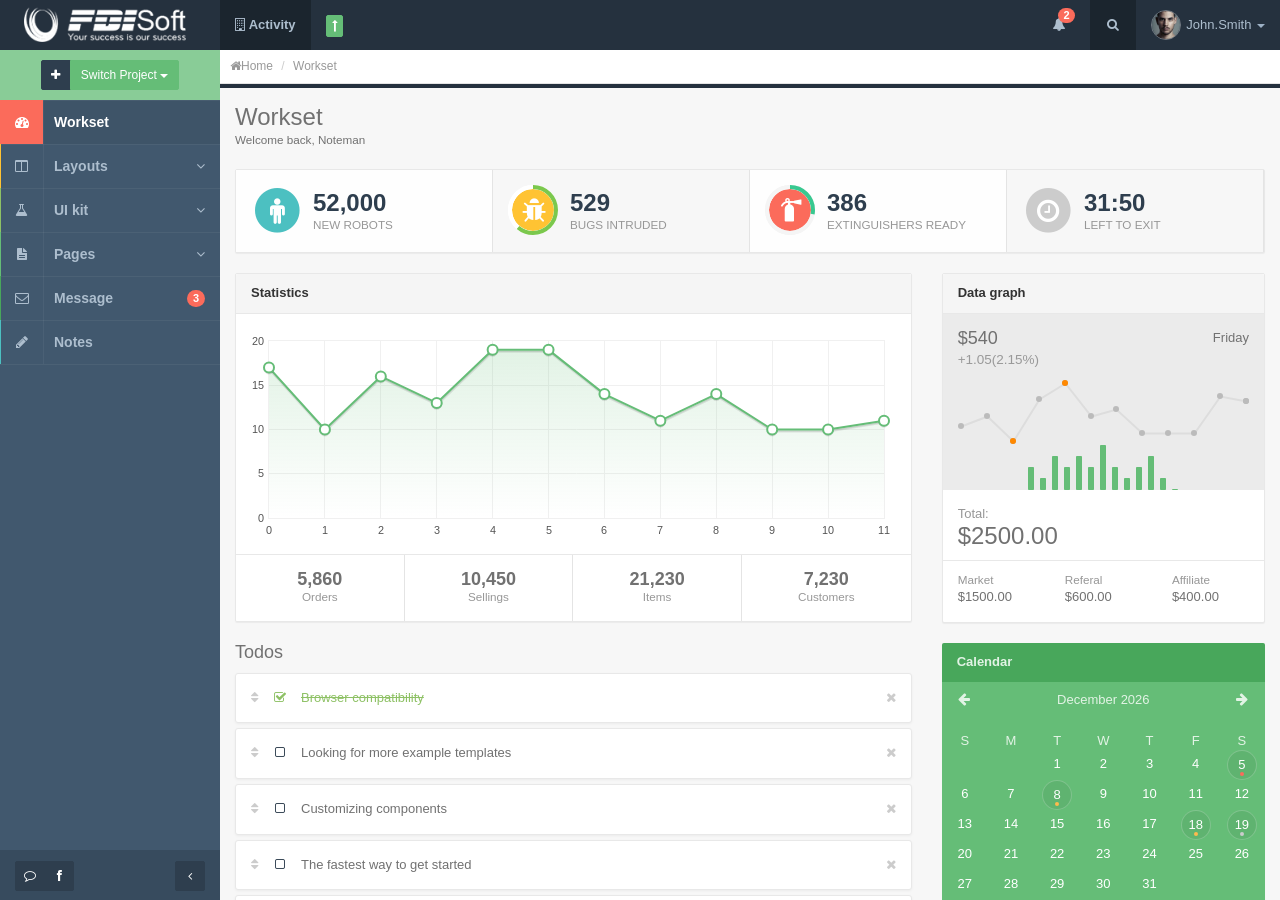
<file: QLSV/QLSV.Web/Skin/index.html>
<!DOCTYPE html>
<html lang="en" class="app">
<head>
    <meta charset="utf-8" />
    <title>Notebook | Web Application</title>
    <meta name="description" content="app, web app, responsive, admin dashboard, admin, flat, flat ui, ui kit, off screen nav" />
    <meta name="viewport" content="width=device-width, initial-scale=1, maximum-scale=1" />
    <link rel="stylesheet" href="css/bootstrap.css" type="text/css" />
    <link rel="stylesheet" href="css/animate.css" type="text/css" />
    <link rel="stylesheet" href="css/font-awesome.min.css" type="text/css" />
    <link rel="stylesheet" href="css/font.css" type="text/css" />
    <link rel="stylesheet" href="js/calendar/bootstrap_calendar.css" type="text/css" />
    <link rel="stylesheet" href="css/app.css" type="text/css" />
    <!--[if lt IE 9]>
    <script src="js/ie/html5shiv.js"></script>
    <script src="js/ie/respond.min.js"></script>
    <script src="js/ie/excanvas.js"></script>
  <![endif]-->
</head>
<body>
    <section class="vbox">
        <header class="bg-dark dk header navbar navbar-fixed-top-xs">
            <div class="navbar-header aside-md">
                <a class="btn btn-link visible-xs" data-toggle="class:nav-off-screen,open" data-target="#nav,html">
                    <i class="fa fa-bars"></i>
                </a>
                <a href="#" class="navbar-brand" data-toggle="fullscreen">
                    <img src="images/logo.png" class="m-r-sm">Notebook</a>
                <a class="btn btn-link visible-xs" data-toggle="dropdown" data-target=".nav-user">
                    <i class="fa fa-cog"></i>
                </a>
            </div>
            <ul class="nav navbar-nav hidden-xs">
                <li class="dropdown">
                    <a href="#" class="dropdown-toggle dker" data-toggle="dropdown">
                        <i class="fa fa-building-o"></i>
                        <span class="font-bold">Activity</span>
                    </a>
                    <section class="dropdown-menu aside-xl on animated fadeInLeft no-borders lt">
                        <div class="wrapper lter m-t-n-xs">
                            <a href="#" class="thumb pull-left m-r">
                                <img src="images/avatar.jpg" class="img-circle">
                            </a>
                            <div class="clear">
                                <a href="#"><span class="text-white font-bold">@Mike Mcalidek</span></a>

                                <small class="block">Art Director</small>
                                <a href="#" class="btn btn-xs btn-success m-t-xs">Upgrade</a>
                            </div>
                        </div>
                        <div class="row m-l-none m-r-none m-b-n-xs text-center">
                            <div class="col-xs-4">
                                <div class="padder-v">
                                    <span class="m-b-xs h4 block text-white">245</span>
                                    <small class="text-muted">Followers</small>
                                </div>
                            </div>
                            <div class="col-xs-4 dk">
                                <div class="padder-v">
                                    <span class="m-b-xs h4 block text-white">55</span>
                                    <small class="text-muted">Likes</small>
                                </div>
                            </div>
                            <div class="col-xs-4">
                                <div class="padder-v">
                                    <span class="m-b-xs h4 block text-white">2,035</span>
                                    <small class="text-muted">Photos</small>
                                </div>
                            </div>
                        </div>
                    </section>
                </li>
                <li>
                    <div class="m-t m-l">
                        <a href="price.html" class="dropdown-toggle btn btn-xs btn-primary" title="Upgrade"><i class="fa fa-long-arrow-up"></i></a>
                    </div>
                </li>
            </ul>
            <ul class="nav navbar-nav navbar-right m-n hidden-xs nav-user">
                <li class="hidden-xs">
                    <a href="#" class="dropdown-toggle dk" data-toggle="dropdown">
                        <i class="fa fa-bell"></i>
                        <span class="badge badge-sm up bg-danger m-l-n-sm count">2</span>
                    </a>
                    <section class="dropdown-menu aside-xl">
                        <section class="panel bg-white">
                            <header class="panel-heading b-light bg-light">
                                <strong>You have <span class="count">2</span> notifications</strong>
                            </header>
                            <div class="list-group list-group-alt animated fadeInRight">
                                <a href="#" class="media list-group-item">
                                    <span class="pull-left thumb-sm">
                                        <img src="images/avatar.jpg" alt="John said" class="img-circle">
                                    </span>
                                    <span class="media-body block m-b-none">Use awesome animate.css<br>
                                        <small class="text-muted">10 minutes ago</small>
                                    </span>
                                </a>
                                <a href="#" class="media list-group-item">
                                    <span class="media-body block m-b-none">1.0 initial released<br>
                                        <small class="text-muted">1 hour ago</small>
                                    </span>
                                </a>
                            </div>
                            <footer class="panel-footer text-sm">
                                <a href="#" class="pull-right"><i class="fa fa-cog"></i></a>
                                <a href="#notes" data-toggle="class:show animated fadeInRight">See all the notifications</a>
                            </footer>
                        </section>
                    </section>
                </li>
                <li class="dropdown hidden-xs">
                    <a href="#" class="dropdown-toggle dker" data-toggle="dropdown"><i class="fa fa-fw fa-search"></i></a>
                    <section class="dropdown-menu aside-xl animated fadeInUp">
                        <section class="panel bg-white">
                            <form role="search">
                                <div class="form-group wrapper m-b-none">
                                    <div class="input-group">
                                        <input type="text" class="form-control" placeholder="Search">
                                        <span class="input-group-btn">
                                            <button type="submit" class="btn btn-info btn-icon"><i class="fa fa-search"></i></button>
                                        </span>
                                    </div>
                                </div>
                            </form>
                        </section>
                    </section>
                </li>
                <li class="dropdown">
                    <a href="#" class="dropdown-toggle" data-toggle="dropdown">
                        <span class="thumb-sm avatar pull-left">
                            <img src="images/avatar.jpg">
                        </span>
                        John.Smith <b class="caret"></b>
                    </a>
                    <ul class="dropdown-menu animated fadeInRight">
                        <span class="arrow top"></span>
                        <li>
                            <a href="#">Settings</a>
                        </li>
                        <li>
                            <a href="profile.html">Profile</a>
                        </li>
                        <li>
                            <a href="#">
                                <span class="badge bg-danger pull-right">3</span>
                                Notifications
                            </a>
                        </li>
                        <li>
                            <a href="docs.html">Help</a>
                        </li>
                        <li class="divider"></li>
                        <li>
                            <a href="modal.lockme.html" data-toggle="ajaxModal">Logout</a>
                        </li>
                    </ul>
                </li>
            </ul>
        </header>
        <section>
            <section class="hbox stretch">
                <!-- .aside -->
                <aside class="bg-dark lter aside-md hidden-print" id="nav">
                    <section class="vbox">
                        <header class="header bg-primary lter text-center clearfix">
                            <div class="btn-group">
                                <button type="button" class="btn btn-sm btn-dark btn-icon" title="New project"><i class="fa fa-plus"></i></button>
                                <div class="btn-group hidden-nav-xs">
                                    <button type="button" class="btn btn-sm btn-primary dropdown-toggle" data-toggle="dropdown">
                                        Switch Project
                   
                                        <span class="caret"></span>
                                    </button>
                                    <ul class="dropdown-menu text-left">
                                        <li><a href="#">Project</a></li>
                                        <li><a href="#">Another Project</a></li>
                                        <li><a href="#">More Projects</a></li>
                                    </ul>
                                </div>
                            </div>
                        </header>
                        <section class="w-f scrollable">
                            <div class="slim-scroll" data-height="auto" data-disable-fade-out="true" data-distance="0" data-size="5px" data-color="#333333">

                                <!-- nav -->
                                <nav class="nav-primary hidden-xs">
                                    <ul class="nav">
                                        <li class="active">
                                            <a href="index.html" class="active">
                                                <i class="fa fa-dashboard icon">
                                                    <b class="bg-danger"></b>
                                                </i>
                                                <span>Workset</span>
                                            </a>
                                        </li>
                                        <li>
                                            <a href="#layout">
                                                <i class="fa fa-columns icon">
                                                    <b class="bg-warning"></b>
                                                </i>
                                                <span class="pull-right">
                                                    <i class="fa fa-angle-down text"></i>
                                                    <i class="fa fa-angle-up text-active"></i>
                                                </span>
                                                <span>Layouts</span>
                                            </a>
                                            <ul class="nav lt">
                                                <li>
                                                    <a href="layout-c.html">
                                                        <i class="fa fa-angle-right"></i>
                                                        <span>Color option</span>
                                                    </a>
                                                </li>
                                                <li>
                                                    <a href="layout-r.html">
                                                        <i class="fa fa-angle-right"></i>
                                                        <span>Right nav</span>
                                                    </a>
                                                </li>
                                                <li>
                                                    <a href="layout-h.html">
                                                        <i class="fa fa-angle-right"></i>
                                                        <span>H-Layout</span>
                                                    </a>
                                                </li>
                                            </ul>
                                        </li>
                                        <li>
                                            <a href="#uikit">
                                                <i class="fa fa-flask icon">
                                                    <b class="bg-success"></b>
                                                </i>
                                                <span class="pull-right">
                                                    <i class="fa fa-angle-down text"></i>
                                                    <i class="fa fa-angle-up text-active"></i>
                                                </span>
                                                <span>UI kit</span>
                                            </a>
                                            <ul class="nav lt">
                                                <li>
                                                    <a href="buttons.html">
                                                        <i class="fa fa-angle-right"></i>
                                                        <span>Buttons</span>
                                                    </a>
                                                </li>
                                                <li>
                                                    <a href="icons.html">
                                                        <b class="badge bg-info pull-right">369</b>
                                                        <i class="fa fa-angle-right"></i>
                                                        <span>Icons</span>
                                                    </a>
                                                </li>
                                                <li>
                                                    <a href="grid.html">
                                                        <i class="fa fa-angle-right"></i>
                                                        <span>Grid</span>
                                                    </a>
                                                </li>
                                                <li>
                                                    <a href="widgets.html">
                                                        <b class="badge  pull-right">8</b>
                                                        <i class="fa fa-angle-right"></i>
                                                        <span>Widgets</span>
                                                    </a>
                                                </li>
                                                <li>
                                                    <a href="components.html">
                                                        <i class="fa fa-angle-right"></i>
                                                        <span>Components</span>
                                                    </a>
                                                </li>
                                                <li>
                                                    <a href="list.html">
                                                        <i class="fa fa-angle-right"></i>
                                                        <span>List group</span>
                                                    </a>
                                                </li>
                                                <li>
                                                    <a href="#table">
                                                        <i class="fa fa-angle-down text"></i>
                                                        <i class="fa fa-angle-up text-active"></i>
                                                        <span>Table</span>
                                                    </a>
                                                    <ul class="nav bg">
                                                        <li>
                                                            <a href="table-static.html">
                                                                <i class="fa fa-angle-right"></i>
                                                                <span>Table static</span>
                                                            </a>
                                                        </li>
                                                        <li>
                                                            <a href="table-datatable.html">
                                                                <i class="fa fa-angle-right"></i>
                                                                <span>Datatable</span>
                                                            </a>
                                                        </li>
                                                        <li>
                                                            <a href="table-datagrid.html">
                                                                <i class="fa fa-angle-right"></i>
                                                                <span>Datagrid</span>
                                                            </a>
                                                        </li>
                                                    </ul>
                                                </li>
                                                <li>
                                                    <a href="#form">
                                                        <i class="fa fa-angle-down text"></i>
                                                        <i class="fa fa-angle-up text-active"></i>
                                                        <span>Form</span>
                                                    </a>
                                                    <ul class="nav bg">
                                                        <li>
                                                            <a href="form-elements.html">
                                                                <i class="fa fa-angle-right"></i>
                                                                <span>Form elements</span>
                                                            </a>
                                                        </li>
                                                        <li>
                                                            <a href="form-validation.html">
                                                                <i class="fa fa-angle-right"></i>
                                                                <span>Form validation</span>
                                                            </a>
                                                        </li>
                                                        <li>
                                                            <a href="form-wizard.html">
                                                                <i class="fa fa-angle-right"></i>
                                                                <span>Form wizard</span>
                                                            </a>
                                                        </li>
                                                    </ul>
                                                </li>
                                                <li>
                                                    <a href="chart.html">
                                                        <i class="fa fa-angle-right"></i>
                                                        <span>Chart</span>
                                                    </a>
                                                </li>
                                                <li>
                                                    <a href="fullcalendar.html">
                                                        <i class="fa fa-angle-right"></i>
                                                        <span>Fullcalendar</span>
                                                    </a>
                                                </li>
                                                <li>
                                                    <a href="portlet.html">
                                                        <i class="fa fa-angle-right"></i>
                                                        <span>Portlet</span>
                                                    </a>
                                                </li>
                                                <li>
                                                    <a href="timeline.html">
                                                        <i class="fa fa-angle-right"></i>
                                                        <span>Timeline</span>
                                                    </a>
                                                </li>
                                            </ul>
                                        </li>
                                        <li>
                                            <a href="#pages">
                                                <i class="fa fa-file-text icon">
                                                    <b class="bg-primary"></b>
                                                </i>
                                                <span class="pull-right">
                                                    <i class="fa fa-angle-down text"></i>
                                                    <i class="fa fa-angle-up text-active"></i>
                                                </span>
                                                <span>Pages</span>
                                            </a>
                                            <ul class="nav lt">
                                                <li>
                                                    <a href="gallery.html">
                                                        <i class="fa fa-angle-right"></i>
                                                        <span>Gallery</span>
                                                    </a>
                                                </li>
                                                <li>
                                                    <a href="profile.html">
                                                        <i class="fa fa-angle-right"></i>
                                                        <span>Profile</span>
                                                    </a>
                                                </li>
                                                <li>
                                                    <a href="invoice.html">
                                                        <i class="fa fa-angle-right"></i>
                                                        <span>Invoice</span>
                                                    </a>
                                                </li>
                                                <li>
                                                    <a href="intro.html">
                                                        <i class="fa fa-angle-right"></i>
                                                        <span>Intro</span>
                                                    </a>
                                                </li>
                                                <li>
                                                    <a href="master.html">
                                                        <i class="fa fa-angle-right"></i>
                                                        <span>Master</span>
                                                    </a>
                                                </li>
                                                <li>
                                                    <a href="gmap.html">
                                                        <i class="fa fa-angle-right"></i>
                                                        <span>Google Map</span>
                                                    </a>
                                                </li>
                                                <li>
                                                    <a href="jvectormap.html">
                                                        <i class="fa fa-angle-right"></i>
                                                        <span>Vector Map</span>
                                                    </a>
                                                </li>
                                                <li>
                                                    <a href="signin.html">
                                                        <i class="fa fa-angle-right"></i>
                                                        <span>Signin</span>
                                                    </a>
                                                </li>
                                                <li>
                                                    <a href="signup.html">
                                                        <i class="fa fa-angle-right"></i>
                                                        <span>Signup</span>
                                                    </a>
                                                </li>
                                                <li>
                                                    <a href="404.html">
                                                        <i class="fa fa-angle-right"></i>
                                                        <span>404</span>
                                                    </a>
                                                </li>
                                            </ul>
                                        </li>
                                        <li>
                                            <a href="mail.html">
                                                <b class="badge bg-danger pull-right">3</b>
                                                <i class="fa fa-envelope-o icon">
                                                    <b class="bg-primary dker"></b>
                                                </i>
                                                <span>Message</span>
                                            </a>
                                        </li>
                                        <li>
                                            <a href="notebook.html">
                                                <i class="fa fa-pencil icon">
                                                    <b class="bg-info"></b>
                                                </i>
                                                <span>Notes</span>
                                            </a>
                                        </li>
                                    </ul>
                                </nav>
                                <!-- / nav -->
                            </div>
                        </section>

                        <footer class="footer lt hidden-xs b-t b-dark">
                            <div id="chat" class="dropup">
                                <section class="dropdown-menu on aside-md m-l-n">
                                    <section class="panel bg-white">
                                        <header class="panel-heading b-b b-light">Active chats</header>
                                        <div class="panel-body animated fadeInRight">
                                            <p class="text-sm">No active chats.</p>
                                            <p><a href="#" class="btn btn-sm btn-default">Start a chat</a></p>
                                        </div>
                                    </section>
                                </section>
                            </div>
                            <div id="invite" class="dropup">
                                <section class="dropdown-menu on aside-md m-l-n">
                                    <section class="panel bg-white">
                                        <header class="panel-heading b-b b-light">
                                            John <i class="fa fa-circle text-success"></i>
                                        </header>
                                        <div class="panel-body animated fadeInRight">
                                            <p class="text-sm">No contacts in your lists.</p>
                                            <p><a href="#" class="btn btn-sm btn-facebook"><i class="fa fa-fw fa-facebook"></i>Invite from Facebook</a></p>
                                        </div>
                                    </section>
                                </section>
                            </div>
                            <a href="#nav" data-toggle="class:nav-xs" class="pull-right btn btn-sm btn-dark btn-icon">
                                <i class="fa fa-angle-left text"></i>
                                <i class="fa fa-angle-right text-active"></i>
                            </a>
                            <div class="btn-group hidden-nav-xs">
                                <button type="button" title="Chats" class="btn btn-icon btn-sm btn-dark" data-toggle="dropdown" data-target="#chat"><i class="fa fa-comment-o"></i></button>
                                <button type="button" title="Contacts" class="btn btn-icon btn-sm btn-dark" data-toggle="dropdown" data-target="#invite"><i class="fa fa-facebook"></i></button>
                            </div>
                        </footer>
                    </section>
                </aside>
                <!-- /.aside -->
                <section id="content">
                    <section class="vbox">
                        <section class="scrollable padder">
                            <ul class="breadcrumb no-border no-radius b-b b-light pull-in">
                                <li><a href="index.html"><i class="fa fa-home"></i>Home</a></li>
                                <li class="active">Workset</li>
                            </ul>
                            <div class="m-b-md">
                                <h3 class="m-b-none">Workset</h3>
                                <small>Welcome back, Noteman</small>
                            </div>
                            <section class="panel panel-default">
                                <div class="row m-l-none m-r-none bg-light lter">
                                    <div class="col-sm-6 col-md-3 padder-v b-r b-light">
                                        <span class="fa-stack fa-2x pull-left m-r-sm">
                                            <i class="fa fa-circle fa-stack-2x text-info"></i>
                                            <i class="fa fa-male fa-stack-1x text-white"></i>
                                        </span>
                                        <a class="clear" href="#">
                                            <span class="h3 block m-t-xs"><strong>52,000</strong></span>
                                            <small class="text-muted text-uc">New robots</small>
                                        </a>
                                    </div>
                                    <div class="col-sm-6 col-md-3 padder-v b-r b-light lt">
                                        <span class="fa-stack fa-2x pull-left m-r-sm">
                                            <i class="fa fa-circle fa-stack-2x text-warning"></i>
                                            <i class="fa fa-bug fa-stack-1x text-white"></i>
                                            <span class="easypiechart pos-abt" data-percent="100" data-line-width="4" data-track-color="#fff" data-scale-color="false" data-size="50" data-line-cap='butt' data-animate="2000" data-target="#bugs" data-update="3000"></span>
                                        </span>
                                        <a class="clear" href="#">
                                            <span class="h3 block m-t-xs"><strong id="bugs">468</strong></span>
                                            <small class="text-muted text-uc">Bugs intruded</small>
                                        </a>
                                    </div>
                                    <div class="col-sm-6 col-md-3 padder-v b-r b-light">
                                        <span class="fa-stack fa-2x pull-left m-r-sm">
                                            <i class="fa fa-circle fa-stack-2x text-danger"></i>
                                            <i class="fa fa-fire-extinguisher fa-stack-1x text-white"></i>
                                            <span class="easypiechart pos-abt" data-percent="100" data-line-width="4" data-track-color="#f5f5f5" data-scale-color="false" data-size="50" data-line-cap='butt' data-animate="3000" data-target="#firers" data-update="5000"></span>
                                        </span>
                                        <a class="clear" href="#">
                                            <span class="h3 block m-t-xs"><strong id="firers">359</strong></span>
                                            <small class="text-muted text-uc">Extinguishers ready</small>
                                        </a>
                                    </div>
                                    <div class="col-sm-6 col-md-3 padder-v b-r b-light lt">
                                        <span class="fa-stack fa-2x pull-left m-r-sm">
                                            <i class="fa fa-circle fa-stack-2x icon-muted"></i>
                                            <i class="fa fa-clock-o fa-stack-1x text-white"></i>
                                        </span>
                                        <a class="clear" href="#">
                                            <span class="h3 block m-t-xs"><strong>31:50</strong></span>
                                            <small class="text-muted text-uc">Left to exit</small>
                                        </a>
                                    </div>
                                </div>
                            </section>
                            <div class="row">
                                <div class="col-md-8">
                                    <section class="panel panel-default">
                                        <header class="panel-heading font-bold">Statistics</header>
                                        <div class="panel-body">
                                            <div id="flot-1ine" style="height: 210px"></div>
                                        </div>
                                        <footer class="panel-footer bg-white no-padder">
                                            <div class="row text-center no-gutter">
                                                <div class="col-xs-3 b-r b-light">
                                                    <span class="h4 font-bold m-t block">5,860</span>
                                                    <small class="text-muted m-b block">Orders</small>
                                                </div>
                                                <div class="col-xs-3 b-r b-light">
                                                    <span class="h4 font-bold m-t block">10,450</span>
                                                    <small class="text-muted m-b block">Sellings</small>
                                                </div>
                                                <div class="col-xs-3 b-r b-light">
                                                    <span class="h4 font-bold m-t block">21,230</span>
                                                    <small class="text-muted m-b block">Items</small>
                                                </div>
                                                <div class="col-xs-3">
                                                    <span class="h4 font-bold m-t block">7,230</span>
                                                    <small class="text-muted m-b block">Customers</small>
                                                </div>
                                            </div>
                                        </footer>
                                    </section>
                                </div>
                                <div class="col-md-4">
                                    <section class="panel panel-default">
                                        <header class="panel-heading font-bold">Data graph</header>
                                        <div class="bg-light dk wrapper">
                                            <span class="pull-right">Friday</span>
                                            <span class="h4">$540<br>
                                                <small class="text-muted">+1.05(2.15%)</small>
                                            </span>
                                            <div class="text-center m-b-n m-t-sm">
                                                <div class="sparkline" data-type="line" data-height="65" data-width="100%" data-line-width="2" data-line-color="#dddddd" data-spot-color="#bbbbbb" data-fill-color="" data-highlight-line-color="#fff" data-spot-radius="3" data-resize="true" values="280,320,220,385,450,320,345,250,250,250,400,380"></div>
                                                <div class="sparkline inline" data-type="bar" data-height="45" data-bar-width="6" data-bar-spacing="6" data-bar-color="#65bd77">10,9,11,10,11,10,12,10,9,10,11,9,8</div>
                                            </div>
                                        </div>
                                        <div class="panel-body">
                                            <div>
                                                <span class="text-muted">Total:</span>
                                                <span class="h3 block">$2500.00</span>
                                            </div>
                                            <div class="line pull-in"></div>
                                            <div class="row m-t-sm">
                                                <div class="col-xs-4">
                                                    <small class="text-muted block">Market</small>
                                                    <span>$1500.00</span>
                                                </div>
                                                <div class="col-xs-4">
                                                    <small class="text-muted block">Referal</small>
                                                    <span>$600.00</span>
                                                </div>
                                                <div class="col-xs-4">
                                                    <small class="text-muted block">Affiliate</small>
                                                    <span>$400.00</span>
                                                </div>
                                            </div>
                                        </div>
                                    </section>
                                </div>
                            </div>
                            <div class="row">
                                <div class="col-md-8">
                                    <h4 class="m-t-none">Todos</h4>
                                    <ul class="list-group gutter list-group-lg list-group-sp sortable">
                                        <li class="list-group-item box-shadow">
                                            <a href="#" class="pull-right" data-dismiss="alert">
                                                <i class="fa fa-times icon-muted"></i>
                                            </a>
                                            <span class="pull-left media-xs">
                                                <i class="fa fa-sort icon-muted fa m-r-sm"></i>
                                                <a href="#todo-1" data-toggle="class:text-lt text-success" class="active">
                                                    <i class="fa fa-square-o fa-fw text"></i>
                                                    <i class="fa fa-check-square-o fa-fw text-active text-success"></i>
                                                </a>
                                            </span>
                                            <div class="clear text-success text-lt" id="todo-1">
                                                Browser compatibility
                     
                                            </div>
                                        </li>
                                        <li class="list-group-item box-shadow">
                                            <a href="#" class="pull-right" data-dismiss="alert">
                                                <i class="fa fa-times icon-muted"></i>
                                            </a>
                                            <span class="pull-left media-xs">
                                                <i class="fa fa-sort icon-muted fa m-r-sm"></i>
                                                <a href="#todo-2" data-toggle="class:text-lt text-danger">
                                                    <i class="fa fa-square-o fa-fw text"></i>
                                                    <i class="fa fa-check-square-o fa-fw text-active text-danger"></i>
                                                </a>
                                            </span>
                                            <div class="clear" id="todo-2">
                                                Looking for more example templates
                     
                                            </div>
                                        </li>
                                        <li class="list-group-item box-shadow">
                                            <a href="#" class="pull-right" data-dismiss="alert">
                                                <i class="fa fa-times icon-muted"></i>
                                            </a>
                                            <span class="pull-left media-xs">
                                                <i class="fa fa-sort icon-muted fa m-r-sm"></i>
                                                <a href="#todo-3" data-toggle="class:text-lt">
                                                    <i class="fa fa-square-o fa-fw text"></i>
                                                    <i class="fa fa-check-square-o fa-fw text-active text-success"></i>
                                                </a>
                                            </span>
                                            <div class="clear" id="todo-3">
                                                Customizing components
                     
                                            </div>
                                        </li>
                                        <li class="list-group-item box-shadow">
                                            <a href="#" class="pull-right" data-dismiss="alert">
                                                <i class="fa fa-times icon-muted"></i>
                                            </a>
                                            <span class="pull-left media-xs">
                                                <i class="fa fa-sort icon-muted fa m-r-sm"></i>
                                                <a href="#todo-4" data-toggle="class:text-lt">
                                                    <i class="fa fa-square-o fa-fw text"></i>
                                                    <i class="fa fa-check-square-o fa-fw text-active text-success"></i>
                                                </a>
                                            </span>
                                            <div class="clear" id="todo-4">
                                                The fastest way to get started
                     
                                            </div>
                                        </li>
                                        <li class="list-group-item box-shadow">
                                            <a href="#" class="pull-right" data-dismiss="alert">
                                                <i class="fa fa-times icon-muted"></i>
                                            </a>
                                            <span class="pull-left media-xs">
                                                <i class="fa fa-sort icon-muted fa m-r-sm"></i>
                                                <a href="#todo-5" data-toggle="class:text-lt">
                                                    <i class="fa fa-square-o fa-fw text"></i>
                                                    <i class="fa fa-check-square-o fa-fw text-active text-success"></i>
                                                </a>
                                            </span>
                                            <div class="clear" id="todo-5">
                                                HTML5 doctype required
                     
                                            </div>
                                        </li>
                                        <li class="list-group-item box-shadow">
                                            <a href="#" class="pull-right" data-dismiss="alert">
                                                <i class="fa fa-times icon-muted"></i>
                                            </a>
                                            <span class="pull-left media-xs">
                                                <i class="fa fa-sort icon-muted fa m-r-sm"></i>
                                                <a href="#todo-6" data-toggle="class:text-lt">
                                                    <i class="fa fa-square-o fa-fw text"></i>
                                                    <i class="fa fa-check-square-o fa-fw text-active text-success"></i>
                                                </a>
                                            </span>
                                            <div class="clear" id="todo-6">
                                                LessCSS compiling
                     
                                            </div>
                                        </li>
                                    </ul>
                                </div>
                                <div class="col-md-4">
                                    <section class="panel b-light">
                                        <header class="panel-heading bg-primary dker no-border"><strong>Calendar</strong></header>
                                        <div id="calendar" class="bg-primary m-l-n-xxs m-r-n-xxs"></div>
                                        <div class="list-group">
                                            <a href="#" class="list-group-item text-ellipsis">
                                                <span class="badge bg-danger">7:30</span>
                                                Meet a friend
                                            </a>
                                            <a href="#" class="list-group-item text-ellipsis">
                                                <span class="badge bg-success">9:30</span>
                                                Have a kick off meeting with .inc company
                                            </a>
                                            <a href="#" class="list-group-item text-ellipsis">
                                                <span class="badge bg-light">19:30</span>
                                                Milestone release
                                            </a>
                                        </div>
                                    </section>
                                </div>
                            </div>
                            <div>
                                <div class="btn-group m-b" data-toggle="buttons">
                                    <label class="btn btn-sm btn-default active">
                                        <input type="radio" name="options" id="option1">
                                        Timeline
                 
                                    </label>
                                    <label class="btn btn-sm btn-default">
                                        <input type="radio" name="options" id="option2">
                                        Activity
                 
                                    </label>
                                </div>
                                <section class="comment-list block">
                                    <article id="comment-id-1" class="comment-item">
                                        <span class="fa-stack pull-left m-l-xs">
                                            <i class="fa fa-circle text-info fa-stack-2x"></i>
                                            <i class="fa fa-play-circle text-white fa-stack-1x"></i>
                                        </span>
                                        <section class="comment-body m-b-lg">
                                            <header>
                                                <a href="#"><strong>John smith</strong></a> shared a <a href="#" class="text-info">video</a> to you
                       
                                                <span class="text-muted text-xs">24 minutes ago
                                                </span>
                                            </header>
                                            <div>Lorem ipsum dolor sit amet, consectetur adipiscing elit. Morbi id neque quam.</div>
                                        </section>
                                    </article>
                                    <!-- .comment-reply -->
                                    <article id="comment-id-2" class="comment-reply">
                                        <article class="comment-item">
                                            <a class="pull-left thumb-sm">
                                                <img src="images/avatar_default.jpg" class="img-circle">
                                            </a>
                                            <section class="comment-body m-b-lg">
                                                <header>
                                                    <a href="#"><strong>John smith</strong></a>
                                                    <span class="text-muted text-xs">26 minutes ago
                                                    </span>
                                                </header>
                                                <div>Morbi id neque quam. Aliquam.</div>
                                            </section>
                                        </article>
                                        <article class="comment-item">
                                            <a class="pull-left thumb-sm">
                                                <img src="images/avatar.jpg" class="img-circle">
                                            </a>
                                            <section class="comment-body m-b-lg">
                                                <header>
                                                    <a href="#"><strong>Mike</strong></a>
                                                    <span class="text-muted text-xs">26 minutes ago
                                                    </span>
                                                </header>
                                                <div>Good idea.</div>
                                            </section>
                                        </article>
                                    </article>
                                    <!-- / .comment-reply -->
                                    <article id="comment-id-2" class="comment-item">
                                        <span class="fa-stack pull-left m-l-xs">
                                            <i class="fa fa-circle text-danger fa-stack-2x"></i>
                                            <i class="fa fa-file-o text-white fa-stack-1x"></i>
                                        </span>
                                        <section class="comment-body m-b-lg">
                                            <header>
                                                <a href="#"><strong>John Doe</strong></a>
                                                <span class="text-muted text-xs">1 hour ago
                                                </span>
                                            </header>
                                            <div>Lorem ipsum dolor sit amet, consecteter adipiscing elit.</div>
                                        </section>
                                    </article>
                                    <article id="comment-id-2" class="comment-item">
                                        <span class="fa-stack pull-left m-l-xs">
                                            <i class="fa fa-circle text-success fa-stack-2x"></i>
                                            <i class="fa fa-check text-white fa-stack-1x"></i>
                                        </span>
                                        <section class="comment-body m-b-lg">
                                            <header>
                                                <a href="#"><strong>Jonathan</strong></a> completed a task
                       
                                                <span class="text-muted text-xs">1 hour ago
                                                </span>
                                            </header>
                                            <div>Consecteter adipiscing elit.</div>
                                        </section>
                                    </article>
                                </section>
                                <a href="#" class="btn btn-default btn-sm m-b"><i class="fa fa-plus icon-muted"></i>more</a>
                            </div>
                        </section>
                    </section>
                    <a href="#" class="hide nav-off-screen-block" data-toggle="class:nav-off-screen" data-target="#nav"></a>
                </section>
                <aside class="bg-light lter b-l aside-md hide" id="notes">
                    <div class="wrapper">Notification</div>
                </aside>
            </section>
        </section>
    </section>
    <script src="js/jquery.min.js"></script>
    <!-- Bootstrap -->
    <script src="js/bootstrap.js"></script>
    <!-- App -->
    <script src="js/app.js"></script>
    <script src="js/app.plugin.js"></script>
    <script src="js/slimscroll/jquery.slimscroll.min.js"></script>
    <script src="js/charts/easypiechart/jquery.easy-pie-chart.js"></script>
    <script src="js/charts/sparkline/jquery.sparkline.min.js"></script>
    <script src="js/charts/flot/jquery.flot.min.js"></script>
    <script src="js/charts/flot/jquery.flot.tooltip.min.js"></script>
    <script src="js/charts/flot/jquery.flot.resize.js"></script>
    <script src="js/charts/flot/jquery.flot.grow.js"></script>
    <script src="js/charts/flot/demo.js"></script>

    <script src="js/calendar/bootstrap_calendar.js"></script>
    <script src="js/calendar/demo.js"></script>
    <script src="js/sortable/jquery.sortable.js"></script>

</body>
</html>
</file>
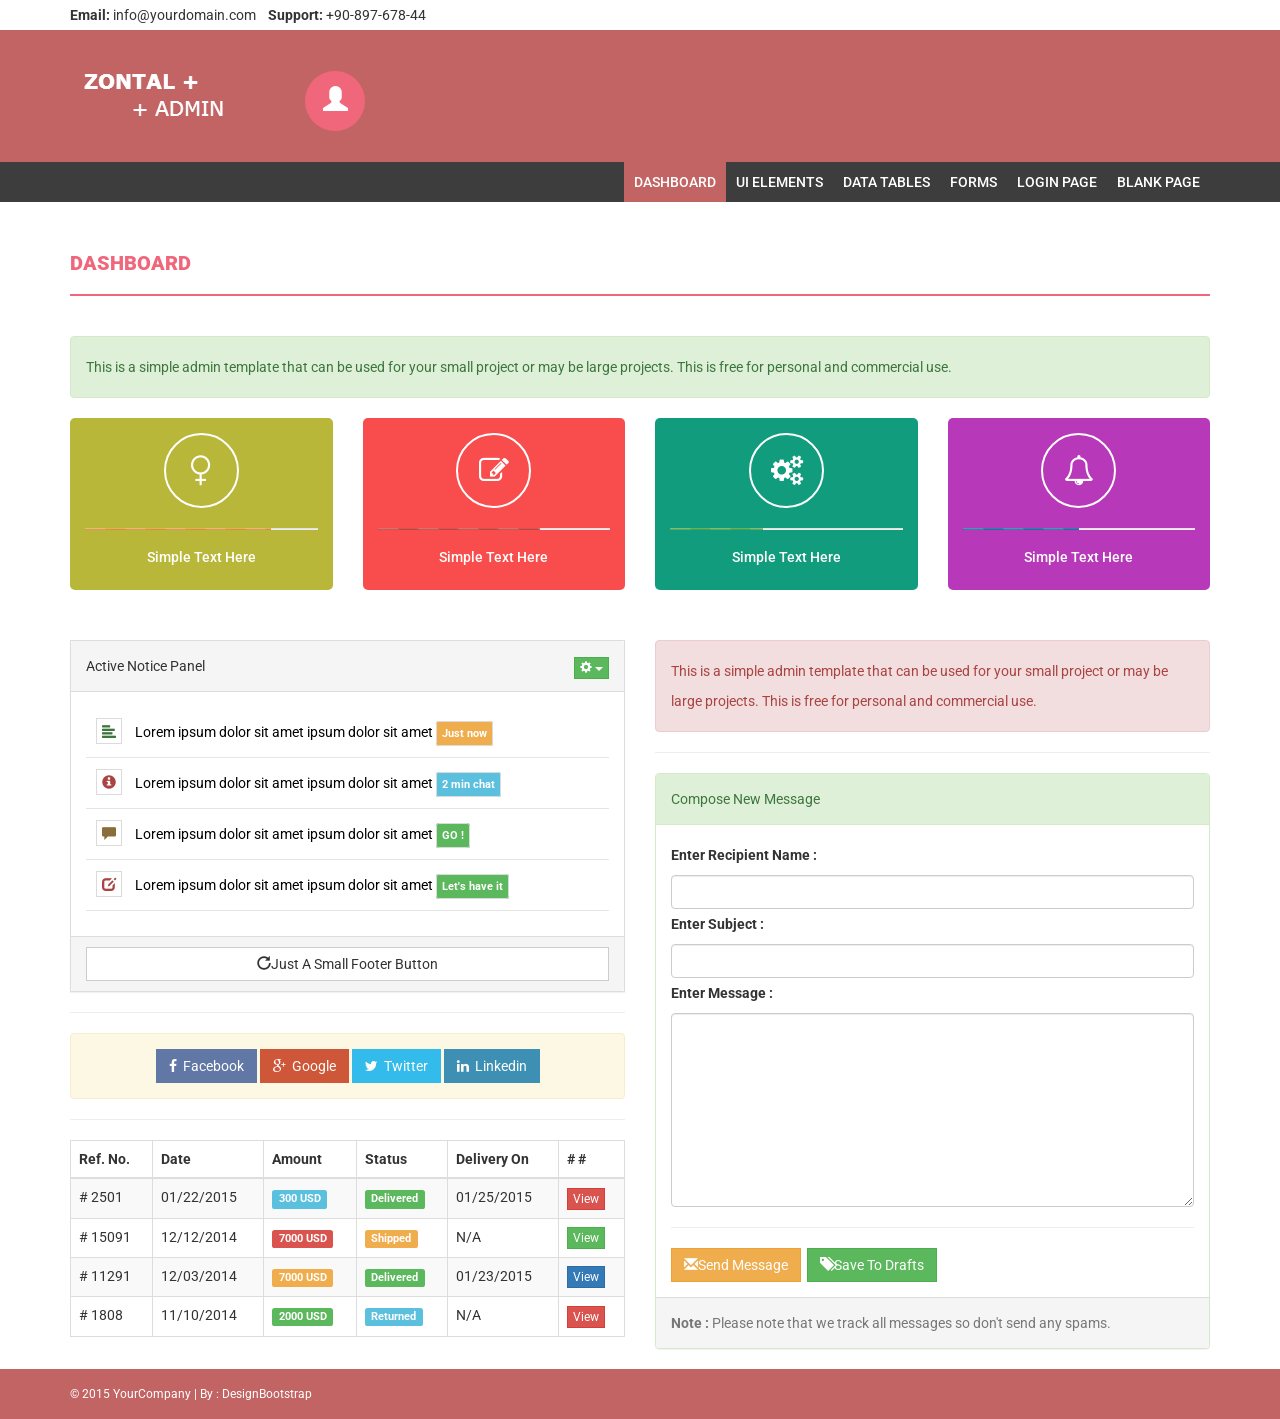
<file: QLSV/QLSV.Web/Content/zontal-admin/index.html>
﻿<!DOCTYPE html>
<html xmlns="http://www.w3.org/1999/xhtml">
<head>
    <meta charset="utf-8" />
    <meta name="viewport" content="width=device-width, initial-scale=1, maximum-scale=1" />
    <meta name="description" content="" />
    <meta name="author" content="" />
    
    <title>Free Responsive Admin Theme - ZONTAL</title>
    <!-- BOOTSTRAP CORE STYLE  -->
    <link href="assets/css/bootstrap.css" rel="stylesheet" />
   
    <link href="assets/css/font-awesome.css" rel="stylesheet" />
    <link href="assets/css/style.css" rel="stylesheet" />
    
    <!--[if lt IE 9]>
        <script src="https://oss.maxcdn.com/libs/html5shiv/3.7.0/html5shiv.js"></script>
        <script src="https://oss.maxcdn.com/libs/respond.js/1.4.2/respond.min.js"></script>
    <![endif]-->
</head>
<body>
    <header>
        <div class="container">
            <div class="row">
                <div class="col-md-12">
                    <strong>Email: </strong>info@yourdomain.com
                    &nbsp;&nbsp;
                    <strong>Support: </strong>+90-897-678-44
                </div>

            </div>
        </div>
    </header>
    <!-- HEADER END-->
    <div class="navbar navbar-inverse set-radius-zero">
        <div class="container">
            <div class="navbar-header">
                <button type="button" class="navbar-toggle" data-toggle="collapse" data-target=".navbar-collapse">
                    <span class="icon-bar"></span>
                    <span class="icon-bar"></span>
                    <span class="icon-bar"></span>
                </button>
                <a class="navbar-brand" href="index.html">

                    <img src="assets/img/logo.png" />
                </a>

            </div>

            <div class="left-div">
                <div class="user-settings-wrapper">
                    <ul class="nav">

                        <li class="dropdown">
                            <a class="dropdown-toggle" data-toggle="dropdown" href="#" aria-expanded="false">
                                <span class="glyphicon glyphicon-user" style="font-size: 25px;"></span>
                            </a>
                            <div class="dropdown-menu dropdown-settings">
                                <div class="media">
                                    <a class="media-left" href="#">
                                        <img src="assets/img/64-64.jpg" alt="" class="img-rounded" />
                                    </a>
                                    <div class="media-body">
                                        <h4 class="media-heading">Jhon Deo Alex </h4>
                                        <h5>Developer & Designer</h5>

                                    </div>
                                </div>
                                <hr />
                                <h5><strong>Personal Bio : </strong></h5>
                                Anim pariatur cliche reprehen derit.
                                <hr />
                                <a href="#" class="btn btn-info btn-sm">Full Profile</a>&nbsp; <a href="login.html" class="btn btn-danger btn-sm">Logout</a>

                            </div>
                        </li>


                    </ul>
                </div>
            </div>
        </div>
    </div>
    <!-- LOGO HEADER END-->
    <section class="menu-section">
        <div class="container">
            <div class="row">
                <div class="col-md-12">
                    <div class="navbar-collapse collapse ">
                        <ul id="menu-top" class="nav navbar-nav navbar-right">
                            <li><a class="menu-top-active" href="index.html">Dashboard</a></li>
                            <li><a href="ui.html">UI Elements</a></li>
                            <li><a href="table.html">Data Tables</a></li>
                            <li><a href="forms.html">Forms</a></li>
                            <li><a href="login.html">Login Page</a></li>
                            <li><a href="blank.html">Blank Page</a></li>

                        </ul>
                    </div>
                </div>

            </div>
        </div>
    </section>
    <!-- MENU SECTION END-->
    <div class="content-wrapper">
        <div class="container">
            <div class="row">
                <div class="col-md-12">
                    <h4 class="page-head-line">Dashboard</h4>

                </div>

            </div>
            <div class="row">
                <div class="col-md-12">
                    <div class="alert alert-success">
                        This is a simple admin template that can be used for your small project or may be large projects. This is free for personal and commercial use.
                    </div>
                </div>

            </div>
            <div class="row">
                <div class="col-md-3 col-sm-3 col-xs-6">
                    <div class="dashboard-div-wrapper bk-clr-one">
                        <i class="fa fa-venus dashboard-div-icon"></i>
                        <div class="progress progress-striped active">
                            <div class="progress-bar progress-bar-warning" role="progressbar" aria-valuenow="80" aria-valuemin="0" aria-valuemax="100" style="width: 80%">
                            </div>

                        </div>
                        <h5>Simple Text Here </h5>
                    </div>
                </div>
                <div class="col-md-3 col-sm-3 col-xs-6">
                    <div class="dashboard-div-wrapper bk-clr-two">
                        <i class="fa fa-edit dashboard-div-icon"></i>
                        <div class="progress progress-striped active">
                            <div class="progress-bar progress-bar-danger" role="progressbar" aria-valuenow="70" aria-valuemin="0" aria-valuemax="100" style="width: 70%">
                            </div>

                        </div>
                        <h5>Simple Text Here </h5>
                    </div>
                </div>
                <div class="col-md-3 col-sm-3 col-xs-6">
                    <div class="dashboard-div-wrapper bk-clr-three">
                        <i class="fa fa-cogs dashboard-div-icon"></i>
                        <div class="progress progress-striped active">
                            <div class="progress-bar progress-bar-success" role="progressbar" aria-valuenow="40" aria-valuemin="0" aria-valuemax="100" style="width: 40%">
                            </div>

                        </div>
                        <h5>Simple Text Here </h5>
                    </div>
                </div>
                <div class="col-md-3 col-sm-3 col-xs-6">
                    <div class="dashboard-div-wrapper bk-clr-four">
                        <i class="fa fa-bell-o dashboard-div-icon"></i>
                        <div class="progress progress-striped active">
                            <div class="progress-bar progress-bar-primary" role="progressbar" aria-valuenow="50" aria-valuemin="0" aria-valuemax="100" style="width: 50%">
                            </div>

                        </div>
                        <h5>Simple Text Here </h5>
                    </div>
                </div>

            </div>

            <div class="row">
                <div class="col-md-6">
                    <div class="notice-board">
                        <div class="panel panel-default">
                            <div class="panel-heading">
                                Active  Notice Panel 
                                <div class="pull-right">
                                    <div class="dropdown">
                                        <button class="btn btn-success dropdown-toggle btn-xs" type="button" id="dropdownMenu1" data-toggle="dropdown" aria-expanded="true">
                                            <span class="glyphicon glyphicon-cog"></span>
                                            <span class="caret"></span>
                                        </button>
                                        <ul class="dropdown-menu" role="menu" aria-labelledby="dropdownMenu1">
                                            <li role="presentation"><a role="menuitem" tabindex="-1" href="#">Refresh</a></li>
                                            <li role="presentation"><a role="menuitem" tabindex="-1" href="#">Logout</a></li>
                                        </ul>
                                    </div>
                                </div>
                            </div>
                            <div class="panel-body">

                                <ul>

                                    <li>
                                        <a href="#">
                                            <span class="glyphicon glyphicon-align-left text-success"></span>
                                            Lorem ipsum dolor sit amet ipsum dolor sit amet
                                                 <span class="label label-warning">Just now </span>
                                        </a>
                                    </li>
                                    <li>
                                        <a href="#">
                                            <span class="glyphicon glyphicon-info-sign text-danger"></span>
                                            Lorem ipsum dolor sit amet ipsum dolor sit amet
                                          <span class="label label-info">2 min chat</span>
                                        </a>
                                    </li>
                                    <li>
                                        <a href="#">
                                            <span class="glyphicon glyphicon-comment  text-warning"></span>
                                            Lorem ipsum dolor sit amet ipsum dolor sit amet
                                          <span class="label label-success">GO ! </span>
                                        </a>
                                    </li>
                                    <li>
                                        <a href="#">
                                            <span class="glyphicon glyphicon-edit  text-danger"></span>
                                            Lorem ipsum dolor sit amet ipsum dolor sit amet
                                          <span class="label label-success">Let's have it </span>
                                        </a>
                                    </li>
                                </ul>
                            </div>
                            <div class="panel-footer">
                                <a href="#" class="btn btn-default btn-block"><i class="glyphicon glyphicon-repeat"></i>Just A Small Footer Button</a>
                            </div>
                        </div>
                    </div>
                    <hr />
                    <div class="text-center alert alert-warning">
                        <a href="#" class="btn btn-social btn-facebook">
                            <i class="fa fa-facebook"></i>&nbsp; Facebook</a>
                        <a href="#" class="btn btn-social btn-google">
                            <i class="fa fa-google-plus"></i>&nbsp; Google</a>
                        <a href="#" class="btn btn-social btn-twitter">
                            <i class="fa fa-twitter"></i>&nbsp; Twitter </a>
                        <a href="#" class="btn btn-social btn-linkedin">
                            <i class="fa fa-linkedin"></i>&nbsp; Linkedin </a>
                    </div>

                    <hr />
                    <div class="table-responsive">
                        <table class="table table-striped table-bordered table-hover">
                            <thead>
                                <tr>
                                    <th>Ref. No.</th>
                                    <th>Date</th>
                                    <th>Amount</th>
                                    <th>Status</th>
                                    <th>Delivery On </th>
                                    <th># #</th>
                                </tr>
                            </thead>
                            <tbody>

                                <tr>
                                    <td># 2501</td>
                                    <td>01/22/2015 </td>
                                    <td>
                                        <label class="label label-info">300 USD </label>
                                    </td>
                                    <td>
                                        <label class="label label-success">Delivered</label></td>
                                    <td>01/25/2015</td>
                                    <td><a href="#" class="btn btn-xs btn-danger">View</a> </td>
                                </tr>
                                <tr>
                                    <td># 15091</td>
                                    <td>12/12/2014 </td>
                                    <td>
                                        <label class="label label-danger">7000 USD </label>
                                    </td>
                                    <td>
                                        <label class="label label-warning">Shipped</label></td>
                                    <td>N/A</td>
                                    <td><a href="#" class="btn btn-xs btn-success">View</a> </td>
                                </tr>
                                <tr>
                                    <td># 11291</td>
                                    <td>12/03/2014 </td>
                                    <td>
                                        <label class="label label-warning">7000 USD </label>
                                    </td>
                                    <td>
                                        <label class="label label-success">Delivered</label></td>
                                    <td>01/23/2015</td>
                                    <td><a href="#" class="btn btn-xs btn-primary">View</a> </td>
                                </tr>
                                <tr>
                                    <td># 1808</td>
                                    <td>11/10/2014 </td>
                                    <td>
                                        <label class="label label-success">2000 USD </label>
                                    </td>
                                    <td>
                                        <label class="label label-info">Returned</label></td>
                                    <td>N/A</td>
                                    <td><a href="#" class="btn btn-xs btn-danger">View</a> </td>
                                </tr>
                            </tbody>
                        </table>
                    </div>
                </div>
                <div class="col-md-6">
                    <div class="alert alert-danger">
                        This is a simple admin template that can be used for your small project or may be large projects. This is free for personal and commercial use.
                    </div>
                    <hr />
                    <div class="Compose-Message">
                        <div class="panel panel-success">
                            <div class="panel-heading">
                                Compose New Message 
                            </div>
                            <div class="panel-body">

                                <label>Enter Recipient Name : </label>
                                <input type="text" class="form-control" />
                                <label>Enter Subject :  </label>
                                <input type="text" class="form-control" />
                                <label>Enter Message : </label>
                                <textarea rows="9" class="form-control"></textarea>
                                <hr />
                                <a href="#" class="btn btn-warning"><span class="glyphicon glyphicon-envelope"></span>Send Message </a>&nbsp;
                      <a href="#" class="btn btn-success"><span class="glyphicon glyphicon-tags"></span>Save To Drafts </a>
                            </div>
                            <div class="panel-footer text-muted">
                                <strong>Note : </strong>Please note that we track all messages so don't send any spams.
                            </div>
                        </div>
                    </div>
                </div>
            </div>
        </div>
    </div>
    <!-- CONTENT-WRAPPER SECTION END-->
    <footer>
        <div class="container">
            <div class="row">
                <div class="col-md-12">
                    &copy; 2015 YourCompany | By : <a href="http://www.designbootstrap.com/" target="_blank">DesignBootstrap</a>
                </div>

            </div>
        </div>
    </footer>
    <!-- FOOTER SECTION END-->
    <!-- JAVASCRIPT AT THE BOTTOM TO REDUCE THE LOADING TIME  -->
    <!-- CORE JQUERY SCRIPTS -->
    <script src="assets/js/jquery-1.11.1.js"></script>
    <!-- BOOTSTRAP SCRIPTS  -->
    <script src="assets/js/bootstrap.js"></script>
</body>
</html>
</file>
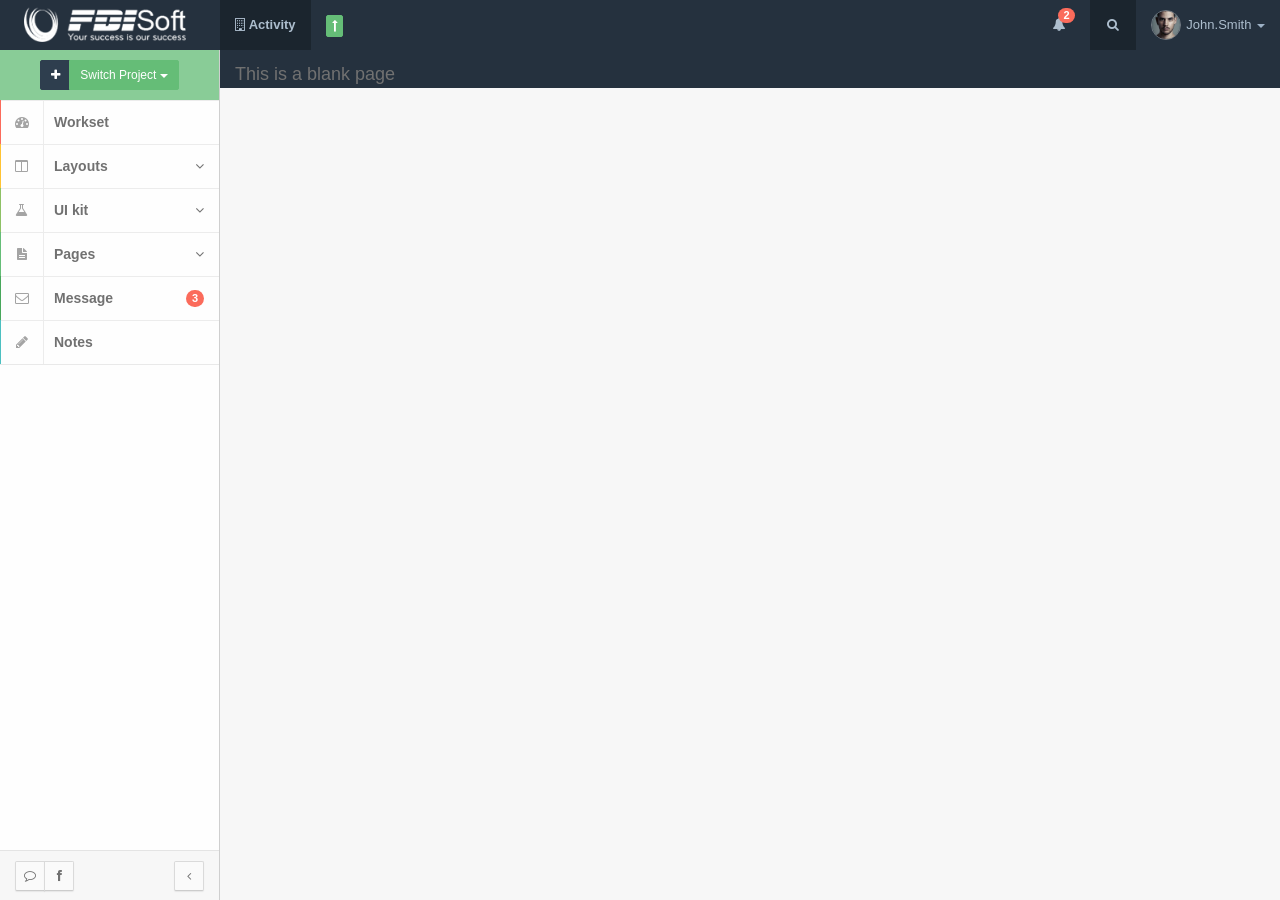
<file: QLSV/QLSV.Web/Skin/blank.html>
<!DOCTYPE html>
<html lang="en" class="app">
<head>
  <meta charset="utf-8" />
  <title>Notebook | Web Application</title>
  <meta name="description" content="app, web app, responsive, admin dashboard, admin, flat, flat ui, ui kit, off screen nav" />
  <meta name="viewport" content="width=device-width, initial-scale=1, maximum-scale=1" /> 
  <link rel="stylesheet" href="css/bootstrap.css" type="text/css" />
  <link rel="stylesheet" href="css/animate.css" type="text/css" />
  <link rel="stylesheet" href="css/font-awesome.min.css" type="text/css" />
  <link rel="stylesheet" href="css/font.css" type="text/css" />
    <link rel="stylesheet" href="css/app.css" type="text/css" />
  <!--[if lt IE 9]>
    <script src="js/ie/html5shiv.js"></script>
    <script src="js/ie/respond.min.js"></script>
    <script src="js/ie/excanvas.js"></script>
  <![endif]-->
</head>
<body>
  <section class="vbox">
    <header class="bg-dark dk header navbar navbar-fixed-top-xs">
      <div class="navbar-header aside-md">
        <a class="btn btn-link visible-xs" data-toggle="class:nav-off-screen,open" data-target="#nav,html">
          <i class="fa fa-bars"></i>
        </a>
        <a href="#" class="navbar-brand" data-toggle="fullscreen"><img src="images/logo.png" class="m-r-sm">Notebook</a>
        <a class="btn btn-link visible-xs" data-toggle="dropdown" data-target=".nav-user">
          <i class="fa fa-cog"></i>
        </a>
      </div>
      <ul class="nav navbar-nav hidden-xs">
        <li class="dropdown">
          <a href="#" class="dropdown-toggle dker" data-toggle="dropdown">
            <i class="fa fa-building-o"></i> 
            <span class="font-bold">Activity</span>
          </a>
          <section class="dropdown-menu aside-xl on animated fadeInLeft no-borders lt">
            <div class="wrapper lter m-t-n-xs">
              <a href="#" class="thumb pull-left m-r">
                <img src="images/avatar.jpg" class="img-circle">
              </a>
              <div class="clear">
                <a href="#"><span class="text-white font-bold">@Mike Mcalidek</span></a>
                <small class="block">Art Director</small>
                <a href="#" class="btn btn-xs btn-success m-t-xs">Upgrade</a>
              </div>
            </div>
            <div class="row m-l-none m-r-none m-b-n-xs text-center">
              <div class="col-xs-4">
                <div class="padder-v">
                  <span class="m-b-xs h4 block text-white">245</span>
                  <small class="text-muted">Followers</small>
                </div>
              </div>
              <div class="col-xs-4 dk">
                <div class="padder-v">
                  <span class="m-b-xs h4 block text-white">55</span>
                  <small class="text-muted">Likes</small>
                </div>
              </div>
              <div class="col-xs-4">
                <div class="padder-v">
                  <span class="m-b-xs h4 block text-white">2,035</span>
                  <small class="text-muted">Photos</small>
                </div>
              </div>
            </div>
          </section>
        </li>
        <li>
          <div class="m-t m-l">
            <a href="price.html" class="dropdown-toggle btn btn-xs btn-primary" title="Upgrade"><i class="fa fa-long-arrow-up"></i></a>
          </div>
        </li>
      </ul>      
      <ul class="nav navbar-nav navbar-right m-n hidden-xs nav-user">
        <li class="hidden-xs">
          <a href="#" class="dropdown-toggle dk" data-toggle="dropdown">
            <i class="fa fa-bell"></i>
            <span class="badge badge-sm up bg-danger m-l-n-sm count">2</span>
          </a>
          <section class="dropdown-menu aside-xl">
            <section class="panel bg-white">
              <header class="panel-heading b-light bg-light">
                <strong>You have <span class="count">2</span> notifications</strong>
              </header>
              <div class="list-group list-group-alt animated fadeInRight">
                <a href="#" class="media list-group-item">
                  <span class="pull-left thumb-sm">
                    <img src="images/avatar.jpg" alt="John said" class="img-circle">
                  </span>
                  <span class="media-body block m-b-none">
                    Use awesome animate.css<br>
                    <small class="text-muted">10 minutes ago</small>
                  </span>
                </a>
                <a href="#" class="media list-group-item">
                  <span class="media-body block m-b-none">
                    1.0 initial released<br>
                    <small class="text-muted">1 hour ago</small>
                  </span>
                </a>
              </div>
              <footer class="panel-footer text-sm">
                <a href="#" class="pull-right"><i class="fa fa-cog"></i></a>
                <a href="#notes" data-toggle="class:show animated fadeInRight">See all the notifications</a>
              </footer>
            </section>
          </section>
        </li>
        <li class="dropdown hidden-xs">
          <a href="#" class="dropdown-toggle dker" data-toggle="dropdown"><i class="fa fa-fw fa-search"></i></a>
          <section class="dropdown-menu aside-xl animated fadeInUp">
            <section class="panel bg-white">
              <form role="search">
                <div class="form-group wrapper m-b-none">
                  <div class="input-group">
                    <input type="text" class="form-control" placeholder="Search">
                    <span class="input-group-btn">
                      <button type="submit" class="btn btn-info btn-icon"><i class="fa fa-search"></i></button>
                    </span>
                  </div>
                </div>
              </form>
            </section>
          </section>
        </li>
        <li class="dropdown">
          <a href="#" class="dropdown-toggle" data-toggle="dropdown">
            <span class="thumb-sm avatar pull-left">
              <img src="images/avatar.jpg">
            </span>
            John.Smith <b class="caret"></b>
          </a>
          <ul class="dropdown-menu animated fadeInRight">
            <span class="arrow top"></span>
            <li>
              <a href="#">Settings</a>
            </li>
            <li>
              <a href="profile.html">Profile</a>
            </li>
            <li>
              <a href="#">
                <span class="badge bg-danger pull-right">3</span>
                Notifications
              </a>
            </li>
            <li>
              <a href="docs.html">Help</a>
            </li>
            <li class="divider"></li>
            <li>
              <a href="modal.lockme.html" data-toggle="ajaxModal" >Logout</a>
            </li>
          </ul>
        </li>
      </ul>      
    </header>
    <section>
      <section class="hbox stretch">
        <!-- .aside -->
        <aside class="bg-light lter b-r aside-md hidden-print" id="nav">          
          <section class="vbox">
            <header class="header bg-primary lter text-center clearfix">
              <div class="btn-group">
                <button type="button" class="btn btn-sm btn-dark btn-icon" title="New project"><i class="fa fa-plus"></i></button>
                <div class="btn-group hidden-nav-xs">
                  <button type="button" class="btn btn-sm btn-primary dropdown-toggle" data-toggle="dropdown">
                    Switch Project
                    <span class="caret"></span>
                  </button>
                  <ul class="dropdown-menu text-left">
                    <li><a href="#">Project</a></li>
                    <li><a href="#">Another Project</a></li>
                    <li><a href="#">More Projects</a></li>
                  </ul>
                </div>
              </div>
            </header>
            <section class="w-f scrollable">
              <div class="slim-scroll" data-height="auto" data-disable-fade-out="true" data-distance="0" data-size="5px" data-color="#333333">
                
                <!-- nav -->
                <nav class="nav-primary hidden-xs">
                  <ul class="nav">
                    <li >
                      <a href="index.html"  >
                        <i class="fa fa-dashboard icon">
                          <b class="bg-danger"></b>
                        </i>
                        <span>Workset</span>
                      </a>
                    </li>
                    <li >
                      <a href="#layout"  >
                        <i class="fa fa-columns icon">
                          <b class="bg-warning"></b>
                        </i>
                        <span class="pull-right">
                          <i class="fa fa-angle-down text"></i>
                          <i class="fa fa-angle-up text-active"></i>
                        </span>
                        <span>Layouts</span>
                      </a>
                      <ul class="nav lt">
                        <li >
                          <a href="layout-c.html" >                                                        
                            <i class="fa fa-angle-right"></i>
                            <span>Color option</span>
                          </a>
                        </li>
                        <li >
                          <a href="layout-r.html" >                                                        
                            <i class="fa fa-angle-right"></i>
                            <span>Right nav</span>
                          </a>
                        </li>
                        <li >
                          <a href="layout-h.html" >                                                        
                            <i class="fa fa-angle-right"></i>
                            <span>H-Layout</span>
                          </a>
                        </li>
                      </ul>
                    </li>
                    <li >
                      <a href="#uikit"  >
                        <i class="fa fa-flask icon">
                          <b class="bg-success"></b>
                        </i>
                        <span class="pull-right">
                          <i class="fa fa-angle-down text"></i>
                          <i class="fa fa-angle-up text-active"></i>
                        </span>
                        <span>UI kit</span>
                      </a>
                      <ul class="nav lt">
                        <li >
                          <a href="buttons.html" >                                                        
                            <i class="fa fa-angle-right"></i>
                            <span>Buttons</span>
                          </a>
                        </li>
                        <li >
                          <a href="icons.html" >                            
                            <b class="badge bg-info pull-right">369</b>                                                        
                            <i class="fa fa-angle-right"></i>
                            <span>Icons</span>
                          </a>
                        </li>
                        <li >
                          <a href="grid.html" >                                                        
                            <i class="fa fa-angle-right"></i>
                            <span>Grid</span>
                          </a>
                        </li>
                        <li >
                          <a href="widgets.html" >                            
                            <b class="badge  pull-right">8</b>                                                        
                            <i class="fa fa-angle-right"></i>
                            <span>Widgets</span>
                          </a>
                        </li>
                        <li >
                          <a href="components.html" >                                                        
                            <i class="fa fa-angle-right"></i>
                            <span>Components</span>
                          </a>
                        </li>
                        <li >
                          <a href="list.html" >                                                        
                            <i class="fa fa-angle-right"></i>
                            <span>List group</span>
                          </a>
                        </li>
                        <li >
                          <a href="#table" >                            
                            <i class="fa fa-angle-down text"></i>
                            <i class="fa fa-angle-up text-active"></i>
                            <span>Table</span>
                          </a>
                          <ul class="nav bg">
                            <li >
                              <a href="table-static.html" >
                                <i class="fa fa-angle-right"></i>
                                <span>Table static</span>
                              </a>
                            </li>
                            <li >
                              <a href="table-datatable.html" >
                                <i class="fa fa-angle-right"></i>
                                <span>Datatable</span>
                              </a>
                            </li>
                            <li >
                              <a href="table-datagrid.html" >
                                <i class="fa fa-angle-right"></i>
                                <span>Datagrid</span>
                              </a>
                            </li>
                          </ul>
                        </li>
                        <li >
                          <a href="#form" >                            
                            <i class="fa fa-angle-down text"></i>
                            <i class="fa fa-angle-up text-active"></i>
                            <span>Form</span>
                          </a>
                          <ul class="nav bg">
                            <li >
                              <a href="form-elements.html" >
                                <i class="fa fa-angle-right"></i>
                                <span>Form elements</span>
                              </a>
                            </li>
                            <li >
                              <a href="form-validation.html" >
                                <i class="fa fa-angle-right"></i>
                                <span>Form validation</span>
                              </a>
                            </li>
                            <li >
                              <a href="form-wizard.html" >
                                <i class="fa fa-angle-right"></i>
                                <span>Form wizard</span>
                              </a>
                            </li>
                          </ul>
                        </li>
                        <li >
                          <a href="chart.html" >                                                        
                            <i class="fa fa-angle-right"></i>
                            <span>Chart</span>
                          </a>
                        </li>
                        <li >
                          <a href="fullcalendar.html" >                                                        
                            <i class="fa fa-angle-right"></i>
                            <span>Fullcalendar</span>
                          </a>
                        </li>
                        <li >
                          <a href="portlet.html" >                                                        
                            <i class="fa fa-angle-right"></i>
                            <span>Portlet</span>
                          </a>
                        </li>
                        <li >
                          <a href="timeline.html" >                                                        
                            <i class="fa fa-angle-right"></i>
                            <span>Timeline</span>
                          </a>
                        </li>
                      </ul>
                    </li>
                    <li >
                      <a href="#pages"  >
                        <i class="fa fa-file-text icon">
                          <b class="bg-primary"></b>
                        </i>
                        <span class="pull-right">
                          <i class="fa fa-angle-down text"></i>
                          <i class="fa fa-angle-up text-active"></i>
                        </span>
                        <span>Pages</span>
                      </a>
                      <ul class="nav lt">
                        <li >
                          <a href="gallery.html" >                                                        
                            <i class="fa fa-angle-right"></i>
                            <span>Gallery</span>
                          </a>
                        </li>
                        <li >
                          <a href="profile.html" >                                                        
                            <i class="fa fa-angle-right"></i>
                            <span>Profile</span>
                          </a>
                        </li>
                        <li >
                          <a href="invoice.html" >                                                        
                            <i class="fa fa-angle-right"></i>
                            <span>Invoice</span>
                          </a>
                        </li>
                        <li >
                          <a href="intro.html" >                                                        
                            <i class="fa fa-angle-right"></i>
                            <span>Intro</span>
                          </a>
                        </li>
                        <li >
                          <a href="master.html" >                                                        
                            <i class="fa fa-angle-right"></i>
                            <span>Master</span>
                          </a>
                        </li>
                        <li >
                          <a href="gmap.html" >                                                        
                            <i class="fa fa-angle-right"></i>
                            <span>Google Map</span>
                          </a>
                        </li>
                        <li >
                          <a href="jvectormap.html" >                                                        
                            <i class="fa fa-angle-right"></i>
                            <span>Vector Map</span>
                          </a>
                        </li>
                        <li >
                          <a href="signin.html" >                                                        
                            <i class="fa fa-angle-right"></i>
                            <span>Signin</span>
                          </a>
                        </li>
                        <li >
                          <a href="signup.html" >                                                        
                            <i class="fa fa-angle-right"></i>
                            <span>Signup</span>
                          </a>
                        </li>
                        <li >
                          <a href="404.html" >                                                        
                            <i class="fa fa-angle-right"></i>
                            <span>404</span>
                          </a>
                        </li>
                      </ul>
                    </li>
                    <li >
                      <a href="mail.html"  >
                        <b class="badge bg-danger pull-right">3</b>
                        <i class="fa fa-envelope-o icon">
                          <b class="bg-primary dker"></b>
                        </i>
                        <span>Message</span>
                      </a>
                    </li>
                    <li >
                      <a href="notebook.html"  >
                        <i class="fa fa-pencil icon">
                          <b class="bg-info"></b>
                        </i>
                        <span>Notes</span>
                      </a>
                    </li>
                  </ul>
                </nav>
                <!-- / nav -->
              </div>
            </section>
            
            <footer class="footer lt hidden-xs b-t b-light">
              <div id="chat" class="dropup">
                <section class="dropdown-menu on aside-md m-l-n">
                  <section class="panel bg-white">
                    <header class="panel-heading b-b b-light">Active chats</header>
                    <div class="panel-body animated fadeInRight">
                      <p class="text-sm">No active chats.</p>
                      <p><a href="#" class="btn btn-sm btn-default">Start a chat</a></p>
                    </div>
                  </section>
                </section>
              </div>
              <div id="invite" class="dropup">                
                <section class="dropdown-menu on aside-md m-l-n">
                  <section class="panel bg-white">
                    <header class="panel-heading b-b b-light">
                      John <i class="fa fa-circle text-success"></i>
                    </header>
                    <div class="panel-body animated fadeInRight">
                      <p class="text-sm">No contacts in your lists.</p>
                      <p><a href="#" class="btn btn-sm btn-facebook"><i class="fa fa-fw fa-facebook"></i> Invite from Facebook</a></p>
                    </div>
                  </section>
                </section>
              </div>
              <a href="#nav" data-toggle="class:nav-xs" class="pull-right btn btn-sm btn-default btn-icon">
                <i class="fa fa-angle-left text"></i>
                <i class="fa fa-angle-right text-active"></i>
              </a>
              <div class="btn-group hidden-nav-xs">
                <button type="button" title="Chats" class="btn btn-icon btn-sm btn-default" data-toggle="dropdown" data-target="#chat"><i class="fa fa-comment-o"></i></button>
                <button type="button" title="Contacts" class="btn btn-icon btn-sm btn-default" data-toggle="dropdown" data-target="#invite"><i class="fa fa-facebook"></i></button>
              </div>
            </footer>
          </section>
        </aside>
        <!-- /.aside -->
        <section id="content">
          <section class="vbox">          
            <section class="scrollable wrapper">
              <p class="h4">This is a blank page</p>
            </section>
          </section>
          <a href="#" class="hide nav-off-screen-block" data-toggle="class:nav-off-screen" data-target="#nav"></a>
        </section>
        <aside class="bg-light lter b-l aside-md hide" id="notes">
          <div class="wrapper">Notification</div>
        </aside>
      </section>
    </section>
  </section>
  <script src="js/jquery.min.js"></script>
  <!-- Bootstrap -->
  <script src="js/bootstrap.js"></script>
  <!-- App -->
  <script src="js/app.js"></script>
  <script src="js/app.plugin.js"></script>
  <script src="js/slimscroll/jquery.slimscroll.min.js"></script>
  
</body>
</html>
</file>
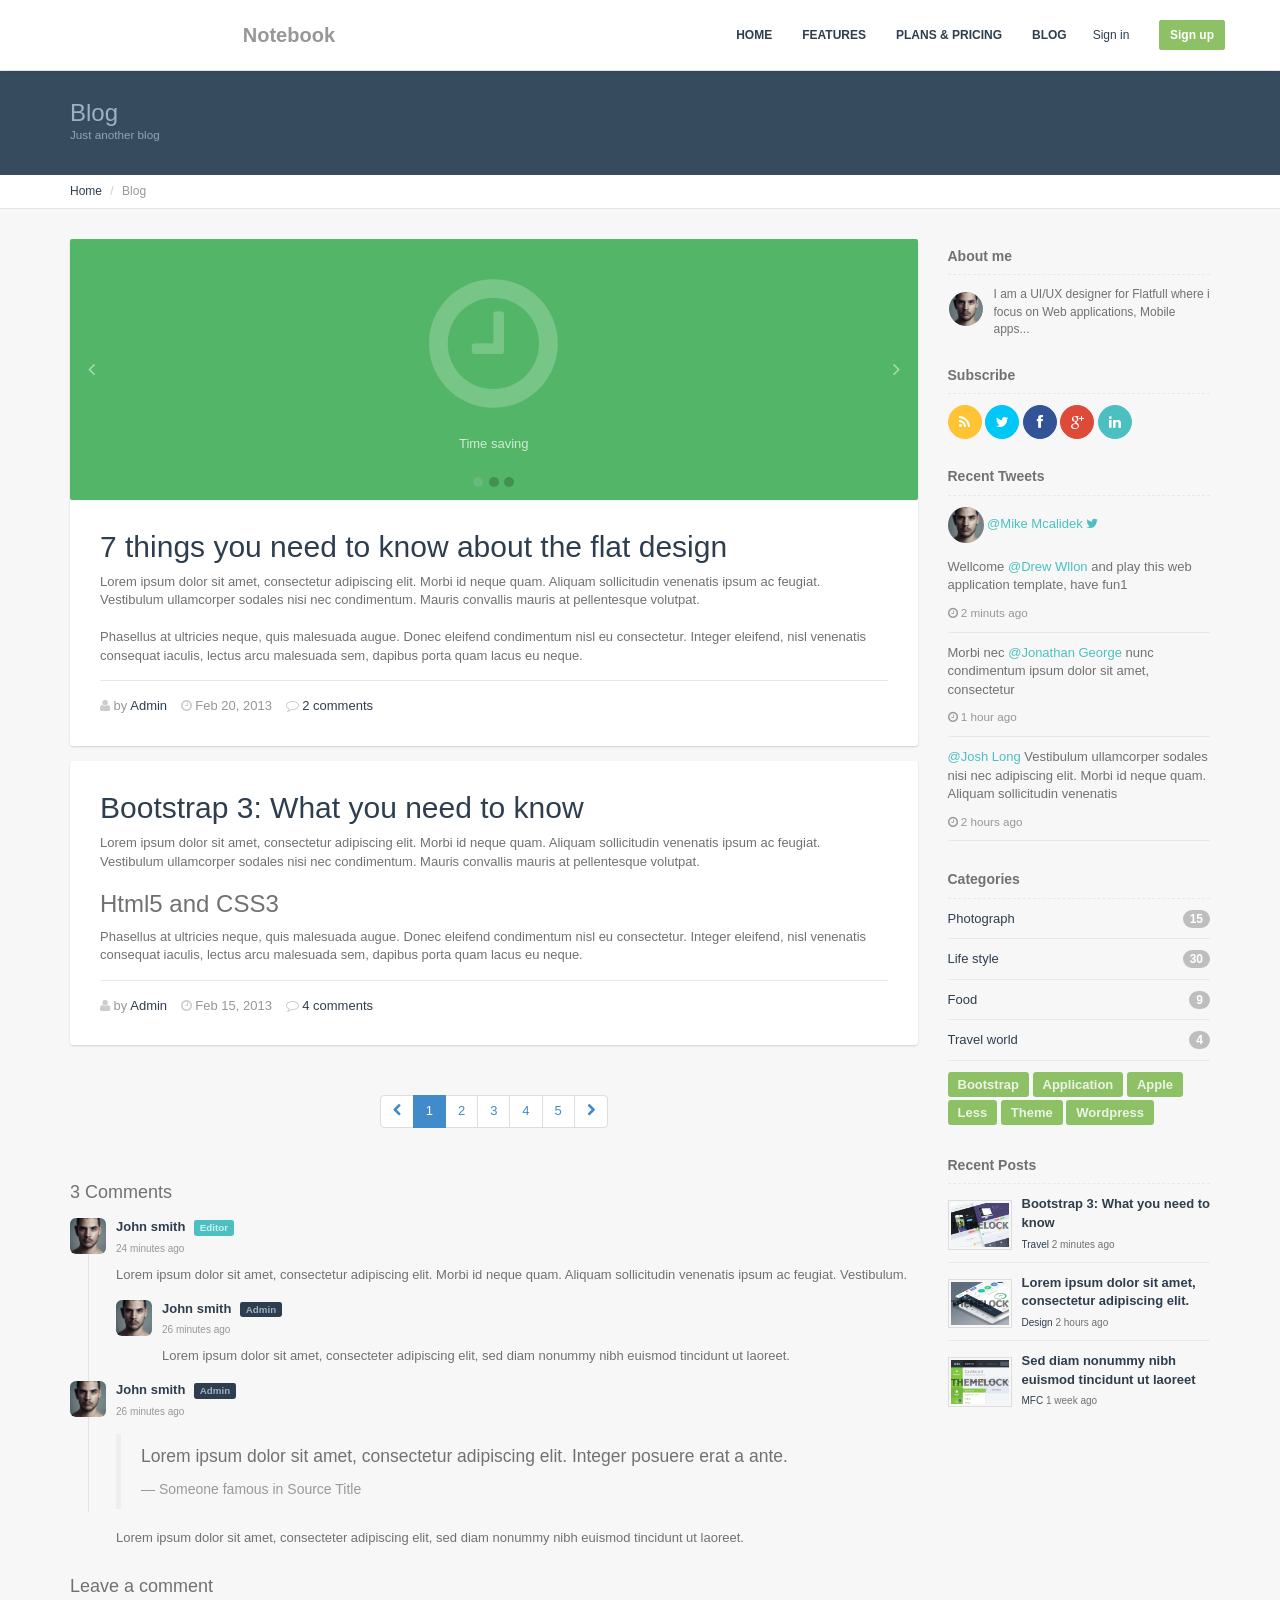
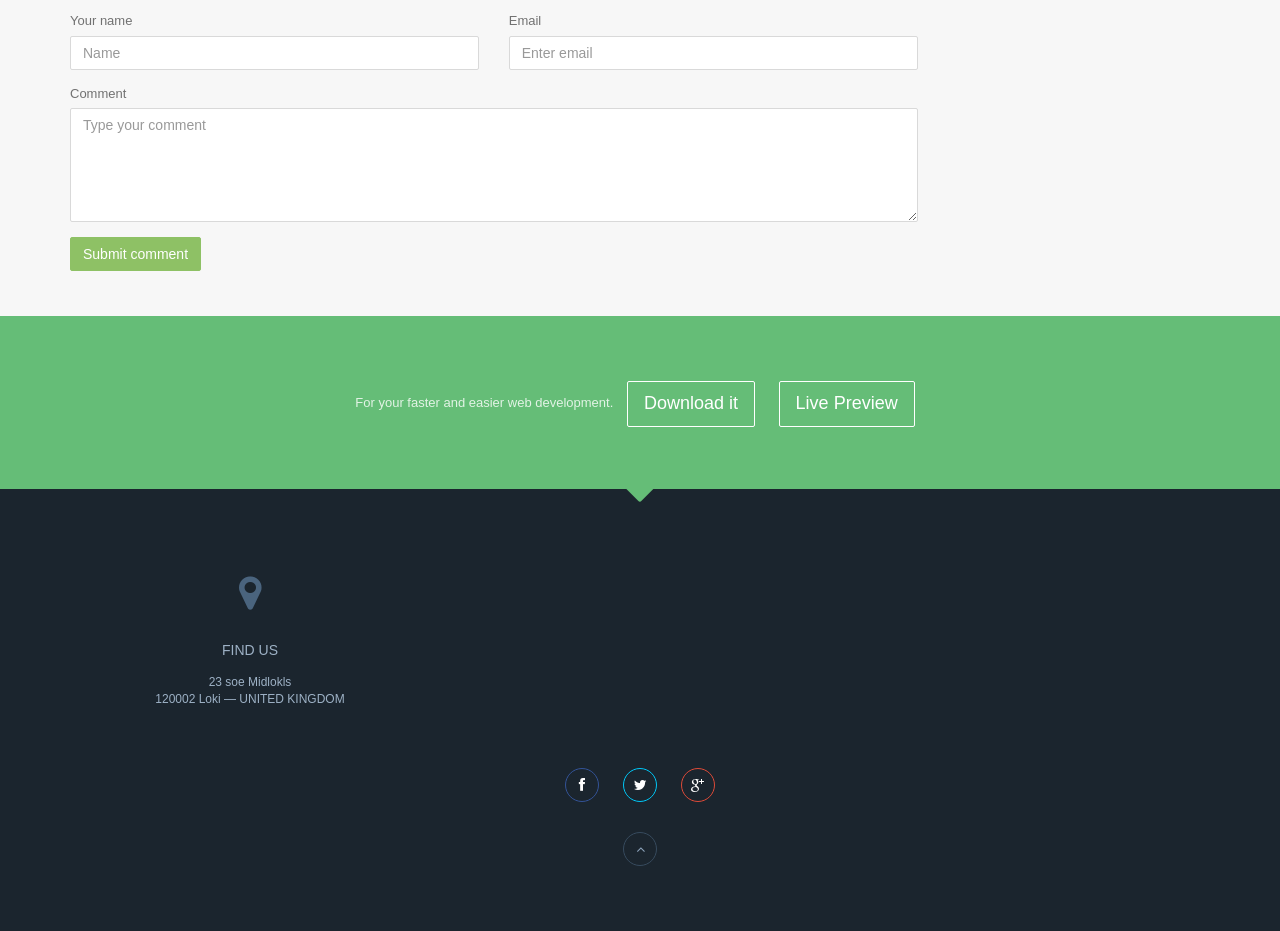
<file: QLSV/QLSV.Web/Skin/blog.html>
<!DOCTYPE html>
<html lang="en" class="">
<head>
  <meta charset="utf-8" />
  <title>Notebook | Web Application</title>
  <meta name="description" content="app, web app, responsive, admin dashboard, admin, flat, flat ui, ui kit, off screen nav" />
  <meta name="viewport" content="width=device-width, initial-scale=1, maximum-scale=1" /> 
  <link rel="stylesheet" href="css/bootstrap.css" type="text/css" />
  <link rel="stylesheet" href="css/animate.css" type="text/css" />
  <link rel="stylesheet" href="css/font-awesome.min.css" type="text/css" />
  <link rel="stylesheet" href="css/font.css" type="text/css" />
  <link rel="stylesheet" href="css/landing.css" type="text/css" />
  <link rel="stylesheet" href="css/app.css" type="text/css" />
  <!--[if lt IE 9]>
    <script src="js/ie/html5shiv.js"></script>
    <script src="js/ie/respond.min.js"></script>
    <script src="js/ie/excanvas.js"></script>
  <![endif]-->
</head>
<body>
  	
  <!-- header -->
  <header id="header" class="navbar navbar-fixed-top bg-white box-shadow b-b b-light"  data-spy="affix" data-offset-top="1">
    <div class="container">
      <div class="navbar-header">        
        <a href="#" class="navbar-brand"><img src="images/logo.png" class="m-r-sm"><span class="text-muted">Notebook</span></a>
        <button class="btn btn-link visible-xs" type="button" data-toggle="collapse" data-target=".navbar-collapse">
          <i class="fa fa-bars"></i>
        </button>
      </div>
      <div class="collapse navbar-collapse">
        <ul class="nav navbar-nav navbar-right">
          <li class="active">
            <a href="landing.html">Home</a>
          </li>
          <li>
            <a href="features.html">Features</a>
          </li>
          <li>
            <a href="price.html">Plans & Pricing</a>
          </li>
          <li>
            <a href="blog.html">Blog</a>
          </li>
          <li>
            <div class="m-t-sm"><a href="signin.html" class="btn btn-link btn-sm">Sign in</a> <a href="signup.html" class="btn btn-sm btn-success m-l"><strong>Sign up</strong></a></div>
          </li>
        </ul>
      </div>
    </div>
  </header>
  <!-- / header -->
	<section id="content">
	  <div class="bg-dark lt">
      <div class="container">
        <div class="m-b-lg m-t-lg">
          <h3 class="m-b-none">Blog</h3>
          <small class="text-muted">Just another blog</small>
        </div>
      </div>
    </div>
    <div class="bg-white b-b b-light">
      <div class="container"> 
        <ul class="breadcrumb no-border bg-empty m-b-none m-l-n-sm">
          <li><a href="landing.html">Home</a></li>
          <li class="active">Blog</li>
        </ul>
      </div>
    </div>
		<div class="container m-t-lg m-b-lg">
			<div class="row">
        <div class="col-sm-9">
          <div class="blog-post">		              	
            <div class="post-item">
            	<div class="post-media">
            		<section class="panel bg-primary dk m-b-none">
                  <div class="carousel auto slide panel-body" id="c-fade">
                      <ol class="carousel-indicators out">
                        <li data-target="#c-fade" data-slide-to="0" class="active"></li>
                        <li data-target="#c-fade" data-slide-to="1" class=""></li>
                        <li data-target="#c-fade" data-slide-to="2" class=""></li>
                      </ol>
                      <div class="carousel-inner">
                        <div class="item active text-center">
                          <span class="h2"><i class="fa fa-clock-o fa-5x m-t icon-muted"></i></span>
                          <p class="text-muted m-t m-b-lg">Time saving</p>
                        </div>
                        <div class="item text-center">
                          <span class="h2"><i class="fa fa-file-o fa-5x m-t icon-muted"></i></span>
                          <p class="text-muted m-t m-b-lg">Full documents</p>
                        </div>
                        <div class="item text-center">
                          <span class="h2"><i class="fa fa-mobile fa-5x m-t icon-muted"></i></span>
                          <p class="text-muted m-t m-b-lg">Mobile/Tablet/Desktop</p>
                        </div>
                      </div>
                      <a class="left carousel-control" href="#c-fade" data-slide="prev">
                        <i class="fa fa-angle-left"></i>
                      </a>
                      <a class="right carousel-control" href="#c-fade" data-slide="next">
                        <i class="fa fa-angle-right"></i>
                      </a>
                  </div>
                </section>
            	</div>
              <div class="caption wrapper-lg">
                <h2 class="post-title"><a href="#">7 things you need to know about the flat design</a></h2>
                <div class="post-sum">
                  <p>Lorem ipsum dolor sit amet, consectetur adipiscing elit. Morbi id neque quam. Aliquam sollicitudin venenatis ipsum ac feugiat. Vestibulum ullamcorper sodales nisi nec condimentum. Mauris convallis mauris at pellentesque volutpat. 
                  <br><br>
                  Phasellus at ultricies neque, quis malesuada augue. Donec eleifend condimentum nisl eu consectetur. Integer eleifend, nisl venenatis consequat iaculis, lectus arcu malesuada sem, dapibus porta quam lacus eu neque.</p>
                </div>
                <div class="line line-lg"></div>
                <div class="text-muted">
                  <i class="fa fa-user icon-muted"></i> by <a href="#" class="m-r-sm">Admin</a>
                  <i class="fa fa-clock-o icon-muted"></i> Feb 20, 2013
                  <a href="#" class="m-l-sm"><i class="fa fa-comment-o icon-muted"></i> 2 comments</a>
                </div>
              </div>
            </div>
            <div class="post-item">
              <div class="caption wrapper-lg">
                <h2 class="post-title"><a href="#">Bootstrap 3: What you need to know</a></h2>
                <div class="post-sum">
                  <p>Lorem ipsum dolor sit amet, consectetur adipiscing elit. Morbi id neque quam. Aliquam sollicitudin venenatis ipsum ac feugiat. Vestibulum ullamcorper sodales nisi nec condimentum. Mauris convallis mauris at pellentesque volutpat. 
                  </p>
                  <h3>Html5 and CSS3</h3>
                  <p>
                  Phasellus at ultricies neque, quis malesuada augue. Donec eleifend condimentum nisl eu consectetur. Integer eleifend, nisl venenatis consequat iaculis, lectus arcu malesuada sem, dapibus porta quam lacus eu neque.</p>
                </div>
                <div class="line line-lg"></div>
                <div class="text-muted">
                  <i class="fa fa-user icon-muted"></i> by <a href="#" class="m-r-sm">Admin</a>
                  <i class="fa fa-clock-o icon-muted"></i> Feb 15, 2013
                  <a href="#" class="m-l-sm"><i class="fa fa-comment-o icon-muted"></i> 4 comments</a>
                </div>
              </div>
            </div>
          </div>
          <div class="text-center m-t-lg m-b-lg">
            <ul class="pagination pagination-md">
              <li><a href="#"><i class="fa fa-chevron-left"></i></a></li>
              <li class="active"><a href="#">1</a></li>
              <li><a href="#">2</a></li>
              <li><a href="#">3</a></li>
              <li><a href="#">4</a></li>
              <li><a href="#">5</a></li>
              <li><a href="#"><i class="fa fa-chevron-right"></i></a></li>
            </ul>
          </div>
          <h4 class="m-t-lg m-b">3 Comments</h4>
          <section class="comment-list block">
            <article id="comment-id-1" class="comment-item">
              <a class="pull-left thumb-sm">
                <img src="images/avatar.jpg" class="img-rounded">
              </a>
              <section class="comment-body m-b">
                <header>
                  <a href="#"><strong>John smith</strong></a>
                  <label class="label bg-info m-l-xs">Editor</label> 
                  <span class="text-muted text-xs block m-t-xs">
                    24 minutes ago
                  </span>
                </header>
                <div class="m-t-sm">Lorem ipsum dolor sit amet, consectetur adipiscing elit. Morbi id neque quam. Aliquam sollicitudin venenatis ipsum ac feugiat. Vestibulum.</div>
              </section>
            </article>
            <!-- .comment-reply -->
            <article id="comment-id-2" class="comment-item comment-reply">
              <a class="pull-left thumb-sm">
                <img src="images/avatar.jpg" class="img-rounded">
              </a>
              <section class="comment-body m-b">
                <header>
                  <a href="#"><strong>John smith</strong></a>
                  <label class="label bg-dark m-l-xs">Admin</label> 
                  <span class="text-muted text-xs block m-t-xs">
                    26 minutes ago
                  </span>
                </header>
                <div class="m-t-sm">Lorem ipsum dolor sit amet, consecteter adipiscing elit, sed diam nonummy nibh euismod tincidunt ut laoreet.</div>
              </section>
            </article>
            <!-- / .comment-reply -->
            <article id="comment-id-2" class="comment-item">
              <a class="pull-left thumb-sm">
                <img src="images/avatar.jpg" class="img-rounded">
              </a>
              <section class="comment-body m-b">
                <header>
                  <a href="#"><strong>John smith</strong></a>
                  <label class="label bg-dark m-l-xs">Admin</label> 
                  <span class="text-muted text-xs block m-t-xs">
                    26 minutes ago
                  </span>
                </header>
                <blockquote class="m-t">
                  <p>Lorem ipsum dolor sit amet, consectetur adipiscing elit. Integer posuere erat a ante.</p>
                  <small>Someone famous in <cite title="Source Title">Source Title</cite></small>
                </blockquote>
                <div class="m-t-sm">Lorem ipsum dolor sit amet, consecteter adipiscing elit, sed diam nonummy nibh euismod tincidunt ut laoreet.</div>
              </section>
            </article>
          </section>
          <h4 class="m-t-lg m-b">Leave a comment</h4>
          <form>
            <div class="form-group pull-in clearfix">
              <div class="col-sm-6">
                <label>Your name</label>
                <input type="text" class="form-control" placeholder="Name">
              </div>
              <div class="col-sm-6">
                <label >Email</label>
                <input type="email" class="form-control" placeholder="Enter email">
              </div>
            </div>
            <div class="form-group">
              <label>Comment</label>
              <textarea class="form-control" rows="5" placeholder="Type your comment"></textarea>
            </div>
            <div class="form-group">
              <button type="submit" class="btn btn-success">Submit comment</button>
            </div>
          </form>
        </div>
        <div class="col-sm-3">
          <h5 class="font-semibold">About me</h5>
          <div class="line line-dashed"></div>
          <div class="m-b-lg">
            <span class="pull-left thumb-sm avatar m-r-sm m-t-xs">
              <img src="images/avatar.jpg" class="img-circle">
            </span>
            <p class="clear text-sm">
              I am a UI/UX designer for Flatfull where i focus on Web applications, Mobile apps...
            </p>
          </div>
          <h5 class="font-semibold">Subscribe</h5>
          <div class="line line-dashed"></div>
          <div class="m-t-sm m-b-lg">
            <a href="#" title="RSS" class="btn btn-rounded btn-warning btn-icon"><i class="fa fa-rss"></i></a>
            <a href="#" title="Twitter" class="btn btn-rounded btn-twitter btn-icon"><i class="fa fa-twitter"></i></a>
            <a href="#" title="Facebook" class="btn btn-rounded btn-facebook btn-icon"><i class="fa fa-facebook"></i></a>
            <a href="#" title="Google+" class="btn btn-rounded btn-gplus btn-icon"><i class="fa fa-google-plus"></i></a>
            <a href="#" title="LinkedIn" class="btn btn-rounded btn-info btn-icon"><i class="fa fa-linkedin"></i></a>
          </div>
          <h5 class="font-semibold">Recent Tweets</h5>
          <div class="line line-dashed"></div>       
          <div class="clear m-b">
            <a href="#" class="text-info">
              <span class="thumb-sm">
                <img src="images/avatar.jpg" class="img-circle">
              </span>
              @Mike Mcalidek <i class="fa fa-twitter"></i>
            </a>
          </div>
          <ul class="list-unstyled m-b-lg">
            <li>
                <p>Wellcome <a href="#" class="text-info">@Drew Wllon</a> and play this web application template, have fun1 </p>
                <small class="block text-muted"><i class="fa fa-clock-o"></i> 2 minuts ago</small>
                <div class="line"></div>
            </li>
            <li>
                <p>Morbi nec <a href="#" class="text-info">@Jonathan George</a> nunc condimentum ipsum dolor sit amet, consectetur</p>
                <small class="block text-muted"><i class="fa fa-clock-o"></i> 1 hour ago</small>
                <div class="line"></div>
            </li>
            <li>                     
                <p><a href="#" class="text-info">@Josh Long</a> Vestibulum ullamcorper sodales nisi nec adipiscing elit. Morbi id neque quam. Aliquam sollicitudin venenatis</p>
                <small class="block text-muted"><i class="fa fa-clock-o"></i> 2 hours ago</small>
                <div class="line"></div>
            </li>
          </ul>
          <h5 class="font-semibold">Categories</h5>
          <div class="line line-dashed"></div>
          <ul class="list-unstyled">
            <li>
              <a href="#" class="dk">
                <span class="badge pull-right">15</span>
                Photograph
              </a>
            </li>
            <li class="line"></li>
            <li>
              <a href="#">
                <span class="badge pull-right">30</span>
                Life style
              </a>
            </li>
            <li class="line"></li>
            <li>
              <a href="#">
                <span class="badge pull-right">9</span>
                Food
              </a>
            </li>
            <li class="line"></li>
            <li>
              <a href="#">
                <span class="badge pull-right">4</span>
                Travel world
              </a>
            </li>
            <li class="line"></li>
          </ul>
          <div class="tags m-b-lg">
            <a href="#" class="label bg-success">Bootstrap</a> <a href="#" class="label bg-success">Application</a> <a href="#" class="label bg-success">Apple</a> <a href="#" class="label bg-success">Less</a> <a href="#" class="label bg-success">Theme</a> <a href="#" class="label bg-success">Wordpress</a>
          </div>
          <h5 class="font-semibold">Recent Posts</h5>
          <div class="line line-dashed"></div>
          <div>
            <article class="media">
              <a class="pull-left thumb thumb-wrapper m-t-xs">
                <img src="images/thumb_1.png">
              </a>
              <div class="media-body">                        
                <a href="#" class="font-semibold">Bootstrap 3: What you need to know</a>
                <div class="text-xs block m-t-xs"><a href="#">Travel</a> 2 minutes ago</div>
              </div>
            </article>
            <div class="line"></div>
            <article class="media m-t-none">
              <a class="pull-left thumb thumb-wrapper m-t-xs">
                <img src="images/thumb_2.png">
              </a>
              <div class="media-body">                        
                <a href="#" class="font-semibold">Lorem ipsum dolor sit amet, consectetur adipiscing elit.</a>
                <div class="text-xs block m-t-xs"><a href="#">Design</a> 2 hours ago</div>
              </div>
            </article>
            <div class="line"></div>
            <article class="media m-t-none">
              <a class="pull-left thumb thumb-wrapper m-t-xs">
                <img src="images/thumb_3.png">
              </a>
              <div class="media-body">                        
                <a href="#" class="font-semibold">Sed diam nonummy nibh euismod tincidunt ut laoreet</a>
                <div class="text-xs block m-t-xs"><a href="#">MFC</a> 1 week ago</div>
              </div>
            </article>
          </div>
        </div>
      </div>
    </div>
	</section>
  
  <!-- footer -->
  <footer id="footer">
    <div class="bg-primary text-center">
      <div class="container wrapper">
        <div class="m-t-xl m-b">
          For your faster and easier web development.
          <a href="http://themeforest.net/user/Flatfull/portfolio?ref=flatfull" target="_blank" class="btn btn-lg btn-dark b-white bg-empty m-sm">Download it</a>
          <a href="index.html" target="_blank" class="btn btn-lg btn-warning b-white bg-empty m-sm">Live Preview</a>
        </div>
      </div>
      <i class="fa fa-caret-down fa-4x text-primary m-b-n-lg block"></i>
    </div>
    <div class="bg-dark dker wrapper">
      <div class="container text-center m-t-lg">
        <div class="row m-t-xl m-b-xl">
          <div class="col-sm-4" data-ride="animated" data-animation="fadeInLeft" data-delay="300">
            <i class="fa fa-map-marker fa-3x icon-muted"></i>
            <h5 class="text-uc m-b m-t-lg">Find Us</h5>
            <p class="text-sm">23 soe Midlokls <br>
              120002 Loki — UNITED KINGDOM
             </p>
          </div>
          <div class="col-sm-4" data-ride="animated" data-animation="fadeInUp" data-delay="600">
            <i class="fa fa-envelope-o fa-3x icon-muted"></i>
            <h5 class="text-uc m-b m-t-lg">Mail Us</h5>
            <p class="text-sm"><a href="mailto:hey@example.com">info@example.com</a></p>
          </div>
          <div class="col-sm-4" data-ride="animated" data-animation="fadeInRight" data-delay="900">
            <i class="fa fa-globe fa-3x icon-muted"></i>
            <h5 class="text-uc m-b m-t-lg">Join Us</h5>
            <p class="text-sm">Send your resume to <br><a href="mailto:hey@example.com">recruit@example.com</a></p>
          </div>
        </div>
        <div class="m-t-xl m-b-xl">
          <p>
            <a href="#" class="btn btn-icon btn-rounded btn-facebook bg-empty m-sm"><i class="fa fa-facebook"></i></a>
            <a href="#" class="btn btn-icon btn-rounded btn-twitter bg-empty m-sm"><i class="fa fa-twitter"></i></a>
            <a href="#" class="btn btn-icon btn-rounded btn-gplus bg-empty m-sm"><i class="fa fa-google-plus"></i></a>
          </p>
          <p>
            <a href="#content" data-jump="true" class="btn btn-icon btn-rounded btn-dark b-dark bg-empty m-sm text-muted"><i class="fa fa-angle-up"></i></a>
          </p>
        </div>
      </div>
    </div>
  </footer>
  <!-- / footer -->  <script src="js/jquery.min.js"></script>
  <!-- Bootstrap -->
  <script src="js/bootstrap.js"></script>
  <!-- App -->
  <script src="js/app.js"></script>
  <script src="js/app.plugin.js"></script>
  <script src="js/slimscroll/jquery.slimscroll.min.js"></script>
  
  <script src="js/appear/jquery.appear.js"></script>
  <script src="js/scroll/smoothscroll.js"></script>
  <script src="js/landing.js"></script>

</body>
</html>
</file>
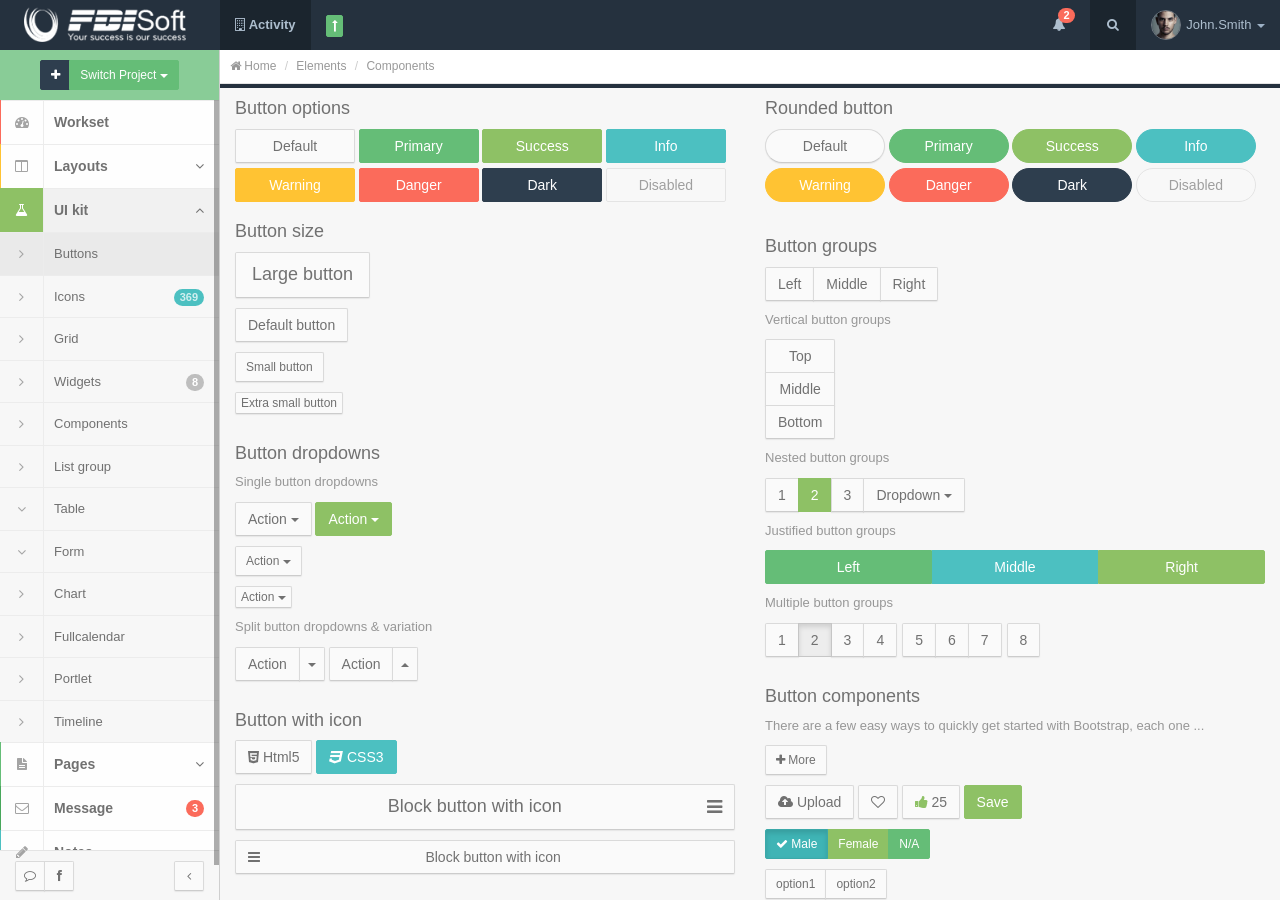
<file: QLSV/QLSV.Web/Skin/buttons.html>
<!DOCTYPE html>
<html lang="en" class="app">
<head>
  <meta charset="utf-8" />
  <title>Notebook | Web Application</title>
  <meta name="description" content="app, web app, responsive, admin dashboard, admin, flat, flat ui, ui kit, off screen nav" />
  <meta name="viewport" content="width=device-width, initial-scale=1, maximum-scale=1" /> 
  <link rel="stylesheet" href="css/bootstrap.css" type="text/css" />
  <link rel="stylesheet" href="css/animate.css" type="text/css" />
  <link rel="stylesheet" href="css/font-awesome.min.css" type="text/css" />
  <link rel="stylesheet" href="css/font.css" type="text/css" />
    <link rel="stylesheet" href="css/app.css" type="text/css" />
  <!--[if lt IE 9]>
    <script src="js/ie/html5shiv.js"></script>
    <script src="js/ie/respond.min.js"></script>
    <script src="js/ie/excanvas.js"></script>
  <![endif]-->
</head>
<body>
  <section class="vbox">
    <header class="bg-dark dk header navbar navbar-fixed-top-xs">
      <div class="navbar-header aside-md">
        <a class="btn btn-link visible-xs" data-toggle="class:nav-off-screen,open" data-target="#nav,html">
          <i class="fa fa-bars"></i>
        </a>
        <a href="#" class="navbar-brand" data-toggle="fullscreen"><img src="images/logo.png" class="m-r-sm">Notebook</a>
        <a class="btn btn-link visible-xs" data-toggle="dropdown" data-target=".nav-user">
          <i class="fa fa-cog"></i>
        </a>
      </div>
      <ul class="nav navbar-nav hidden-xs">
        <li class="dropdown">
          <a href="#" class="dropdown-toggle dker" data-toggle="dropdown">
            <i class="fa fa-building-o"></i> 
            <span class="font-bold">Activity</span>
          </a>
          <section class="dropdown-menu aside-xl on animated fadeInLeft no-borders lt">
            <div class="wrapper lter m-t-n-xs">
              <a href="#" class="thumb pull-left m-r">
                <img src="images/avatar.jpg" class="img-circle">
              </a>
              <div class="clear">
                <a href="#"><span class="text-white font-bold">@Mike Mcalidek</span></a>
                <small class="block">Art Director</small>
                <a href="#" class="btn btn-xs btn-success m-t-xs">Upgrade</a>
              </div>
            </div>
            <div class="row m-l-none m-r-none m-b-n-xs text-center">
              <div class="col-xs-4">
                <div class="padder-v">
                  <span class="m-b-xs h4 block text-white">245</span>
                  <small class="text-muted">Followers</small>
                </div>
              </div>
              <div class="col-xs-4 dk">
                <div class="padder-v">
                  <span class="m-b-xs h4 block text-white">55</span>
                  <small class="text-muted">Likes</small>
                </div>
              </div>
              <div class="col-xs-4">
                <div class="padder-v">
                  <span class="m-b-xs h4 block text-white">2,035</span>
                  <small class="text-muted">Photos</small>
                </div>
              </div>
            </div>
          </section>
        </li>
        <li>
          <div class="m-t m-l">
            <a href="price.html" class="dropdown-toggle btn btn-xs btn-primary" title="Upgrade"><i class="fa fa-long-arrow-up"></i></a>
          </div>
        </li>
      </ul>      
      <ul class="nav navbar-nav navbar-right m-n hidden-xs nav-user">
        <li class="hidden-xs">
          <a href="#" class="dropdown-toggle dk" data-toggle="dropdown">
            <i class="fa fa-bell"></i>
            <span class="badge badge-sm up bg-danger m-l-n-sm count">2</span>
          </a>
          <section class="dropdown-menu aside-xl">
            <section class="panel bg-white">
              <header class="panel-heading b-light bg-light">
                <strong>You have <span class="count">2</span> notifications</strong>
              </header>
              <div class="list-group list-group-alt animated fadeInRight">
                <a href="#" class="media list-group-item">
                  <span class="pull-left thumb-sm">
                    <img src="images/avatar.jpg" alt="John said" class="img-circle">
                  </span>
                  <span class="media-body block m-b-none">
                    Use awesome animate.css<br>
                    <small class="text-muted">10 minutes ago</small>
                  </span>
                </a>
                <a href="#" class="media list-group-item">
                  <span class="media-body block m-b-none">
                    1.0 initial released<br>
                    <small class="text-muted">1 hour ago</small>
                  </span>
                </a>
              </div>
              <footer class="panel-footer text-sm">
                <a href="#" class="pull-right"><i class="fa fa-cog"></i></a>
                <a href="#notes" data-toggle="class:show animated fadeInRight">See all the notifications</a>
              </footer>
            </section>
          </section>
        </li>
        <li class="dropdown hidden-xs">
          <a href="#" class="dropdown-toggle dker" data-toggle="dropdown"><i class="fa fa-fw fa-search"></i></a>
          <section class="dropdown-menu aside-xl animated fadeInUp">
            <section class="panel bg-white">
              <form role="search">
                <div class="form-group wrapper m-b-none">
                  <div class="input-group">
                    <input type="text" class="form-control" placeholder="Search">
                    <span class="input-group-btn">
                      <button type="submit" class="btn btn-info btn-icon"><i class="fa fa-search"></i></button>
                    </span>
                  </div>
                </div>
              </form>
            </section>
          </section>
        </li>
        <li class="dropdown">
          <a href="#" class="dropdown-toggle" data-toggle="dropdown">
            <span class="thumb-sm avatar pull-left">
              <img src="images/avatar.jpg">
            </span>
            John.Smith <b class="caret"></b>
          </a>
          <ul class="dropdown-menu animated fadeInRight">
            <span class="arrow top"></span>
            <li>
              <a href="#">Settings</a>
            </li>
            <li>
              <a href="profile.html">Profile</a>
            </li>
            <li>
              <a href="#">
                <span class="badge bg-danger pull-right">3</span>
                Notifications
              </a>
            </li>
            <li>
              <a href="docs.html">Help</a>
            </li>
            <li class="divider"></li>
            <li>
              <a href="modal.lockme.html" data-toggle="ajaxModal" >Logout</a>
            </li>
          </ul>
        </li>
      </ul>      
    </header>
    <section>
      <section class="hbox stretch">
        <!-- .aside -->
        <aside class="bg-light lter b-r aside-md hidden-print" id="nav">          
          <section class="vbox">
            <header class="header bg-primary lter text-center clearfix">
              <div class="btn-group">
                <button type="button" class="btn btn-sm btn-dark btn-icon" title="New project"><i class="fa fa-plus"></i></button>
                <div class="btn-group hidden-nav-xs">
                  <button type="button" class="btn btn-sm btn-primary dropdown-toggle" data-toggle="dropdown">
                    Switch Project
                    <span class="caret"></span>
                  </button>
                  <ul class="dropdown-menu text-left">
                    <li><a href="#">Project</a></li>
                    <li><a href="#">Another Project</a></li>
                    <li><a href="#">More Projects</a></li>
                  </ul>
                </div>
              </div>
            </header>
            <section class="w-f scrollable">
              <div class="slim-scroll" data-height="auto" data-disable-fade-out="true" data-distance="0" data-size="5px" data-color="#333333">
                
                <!-- nav -->
                <nav class="nav-primary hidden-xs">
                  <ul class="nav">
                    <li >
                      <a href="index.html"  >
                        <i class="fa fa-dashboard icon">
                          <b class="bg-danger"></b>
                        </i>
                        <span>Workset</span>
                      </a>
                    </li>
                    <li >
                      <a href="#layout"  >
                        <i class="fa fa-columns icon">
                          <b class="bg-warning"></b>
                        </i>
                        <span class="pull-right">
                          <i class="fa fa-angle-down text"></i>
                          <i class="fa fa-angle-up text-active"></i>
                        </span>
                        <span>Layouts</span>
                      </a>
                      <ul class="nav lt">
                        <li >
                          <a href="layout-c.html" >                                                        
                            <i class="fa fa-angle-right"></i>
                            <span>Color option</span>
                          </a>
                        </li>
                        <li >
                          <a href="layout-r.html" >                                                        
                            <i class="fa fa-angle-right"></i>
                            <span>Right nav</span>
                          </a>
                        </li>
                        <li >
                          <a href="layout-h.html" >                                                        
                            <i class="fa fa-angle-right"></i>
                            <span>H-Layout</span>
                          </a>
                        </li>
                      </ul>
                    </li>
                    <li  class="active">
                      <a href="#uikit"   class="active">
                        <i class="fa fa-flask icon">
                          <b class="bg-success"></b>
                        </i>
                        <span class="pull-right">
                          <i class="fa fa-angle-down text"></i>
                          <i class="fa fa-angle-up text-active"></i>
                        </span>
                        <span>UI kit</span>
                      </a>
                      <ul class="nav lt">
                        <li  class="active">
                          <a href="buttons.html"  class="active">                                                        
                            <i class="fa fa-angle-right"></i>
                            <span>Buttons</span>
                          </a>
                        </li>
                        <li >
                          <a href="icons.html" >                            
                            <b class="badge bg-info pull-right">369</b>                                                        
                            <i class="fa fa-angle-right"></i>
                            <span>Icons</span>
                          </a>
                        </li>
                        <li >
                          <a href="grid.html" >                                                        
                            <i class="fa fa-angle-right"></i>
                            <span>Grid</span>
                          </a>
                        </li>
                        <li >
                          <a href="widgets.html" >                            
                            <b class="badge  pull-right">8</b>                                                        
                            <i class="fa fa-angle-right"></i>
                            <span>Widgets</span>
                          </a>
                        </li>
                        <li >
                          <a href="components.html" >                                                        
                            <i class="fa fa-angle-right"></i>
                            <span>Components</span>
                          </a>
                        </li>
                        <li >
                          <a href="list.html" >                                                        
                            <i class="fa fa-angle-right"></i>
                            <span>List group</span>
                          </a>
                        </li>
                        <li >
                          <a href="#table" >                            
                            <i class="fa fa-angle-down text"></i>
                            <i class="fa fa-angle-up text-active"></i>
                            <span>Table</span>
                          </a>
                          <ul class="nav bg">
                            <li >
                              <a href="table-static.html" >
                                <i class="fa fa-angle-right"></i>
                                <span>Table static</span>
                              </a>
                            </li>
                            <li >
                              <a href="table-datatable.html" >
                                <i class="fa fa-angle-right"></i>
                                <span>Datatable</span>
                              </a>
                            </li>
                            <li >
                              <a href="table-datagrid.html" >
                                <i class="fa fa-angle-right"></i>
                                <span>Datagrid</span>
                              </a>
                            </li>
                          </ul>
                        </li>
                        <li >
                          <a href="#form" >                            
                            <i class="fa fa-angle-down text"></i>
                            <i class="fa fa-angle-up text-active"></i>
                            <span>Form</span>
                          </a>
                          <ul class="nav bg">
                            <li >
                              <a href="form-elements.html" >
                                <i class="fa fa-angle-right"></i>
                                <span>Form elements</span>
                              </a>
                            </li>
                            <li >
                              <a href="form-validation.html" >
                                <i class="fa fa-angle-right"></i>
                                <span>Form validation</span>
                              </a>
                            </li>
                            <li >
                              <a href="form-wizard.html" >
                                <i class="fa fa-angle-right"></i>
                                <span>Form wizard</span>
                              </a>
                            </li>
                          </ul>
                        </li>
                        <li >
                          <a href="chart.html" >                                                        
                            <i class="fa fa-angle-right"></i>
                            <span>Chart</span>
                          </a>
                        </li>
                        <li >
                          <a href="fullcalendar.html" >                                                        
                            <i class="fa fa-angle-right"></i>
                            <span>Fullcalendar</span>
                          </a>
                        </li>
                        <li >
                          <a href="portlet.html" >                                                        
                            <i class="fa fa-angle-right"></i>
                            <span>Portlet</span>
                          </a>
                        </li>
                        <li >
                          <a href="timeline.html" >                                                        
                            <i class="fa fa-angle-right"></i>
                            <span>Timeline</span>
                          </a>
                        </li>
                      </ul>
                    </li>
                    <li >
                      <a href="#pages"  >
                        <i class="fa fa-file-text icon">
                          <b class="bg-primary"></b>
                        </i>
                        <span class="pull-right">
                          <i class="fa fa-angle-down text"></i>
                          <i class="fa fa-angle-up text-active"></i>
                        </span>
                        <span>Pages</span>
                      </a>
                      <ul class="nav lt">
                        <li >
                          <a href="gallery.html" >                                                        
                            <i class="fa fa-angle-right"></i>
                            <span>Gallery</span>
                          </a>
                        </li>
                        <li >
                          <a href="profile.html" >                                                        
                            <i class="fa fa-angle-right"></i>
                            <span>Profile</span>
                          </a>
                        </li>
                        <li >
                          <a href="invoice.html" >                                                        
                            <i class="fa fa-angle-right"></i>
                            <span>Invoice</span>
                          </a>
                        </li>
                        <li >
                          <a href="intro.html" >                                                        
                            <i class="fa fa-angle-right"></i>
                            <span>Intro</span>
                          </a>
                        </li>
                        <li >
                          <a href="master.html" >                                                        
                            <i class="fa fa-angle-right"></i>
                            <span>Master</span>
                          </a>
                        </li>
                        <li >
                          <a href="gmap.html" >                                                        
                            <i class="fa fa-angle-right"></i>
                            <span>Google Map</span>
                          </a>
                        </li>
                        <li >
                          <a href="jvectormap.html" >                                                        
                            <i class="fa fa-angle-right"></i>
                            <span>Vector Map</span>
                          </a>
                        </li>
                        <li >
                          <a href="signin.html" >                                                        
                            <i class="fa fa-angle-right"></i>
                            <span>Signin</span>
                          </a>
                        </li>
                        <li >
                          <a href="signup.html" >                                                        
                            <i class="fa fa-angle-right"></i>
                            <span>Signup</span>
                          </a>
                        </li>
                        <li >
                          <a href="404.html" >                                                        
                            <i class="fa fa-angle-right"></i>
                            <span>404</span>
                          </a>
                        </li>
                      </ul>
                    </li>
                    <li >
                      <a href="mail.html"  >
                        <b class="badge bg-danger pull-right">3</b>
                        <i class="fa fa-envelope-o icon">
                          <b class="bg-primary dker"></b>
                        </i>
                        <span>Message</span>
                      </a>
                    </li>
                    <li >
                      <a href="notebook.html"  >
                        <i class="fa fa-pencil icon">
                          <b class="bg-info"></b>
                        </i>
                        <span>Notes</span>
                      </a>
                    </li>
                  </ul>
                </nav>
                <!-- / nav -->
              </div>
            </section>
            
            <footer class="footer lt hidden-xs b-t b-light">
              <div id="chat" class="dropup">
                <section class="dropdown-menu on aside-md m-l-n">
                  <section class="panel bg-white">
                    <header class="panel-heading b-b b-light">Active chats</header>
                    <div class="panel-body animated fadeInRight">
                      <p class="text-sm">No active chats.</p>
                      <p><a href="#" class="btn btn-sm btn-default">Start a chat</a></p>
                    </div>
                  </section>
                </section>
              </div>
              <div id="invite" class="dropup">                
                <section class="dropdown-menu on aside-md m-l-n">
                  <section class="panel bg-white">
                    <header class="panel-heading b-b b-light">
                      John <i class="fa fa-circle text-success"></i>
                    </header>
                    <div class="panel-body animated fadeInRight">
                      <p class="text-sm">No contacts in your lists.</p>
                      <p><a href="#" class="btn btn-sm btn-facebook"><i class="fa fa-fw fa-facebook"></i> Invite from Facebook</a></p>
                    </div>
                  </section>
                </section>
              </div>
              <a href="#nav" data-toggle="class:nav-xs" class="pull-right btn btn-sm btn-default btn-icon">
                <i class="fa fa-angle-left text"></i>
                <i class="fa fa-angle-right text-active"></i>
              </a>
              <div class="btn-group hidden-nav-xs">
                <button type="button" title="Chats" class="btn btn-icon btn-sm btn-default" data-toggle="dropdown" data-target="#chat"><i class="fa fa-comment-o"></i></button>
                <button type="button" title="Contacts" class="btn btn-icon btn-sm btn-default" data-toggle="dropdown" data-target="#invite"><i class="fa fa-facebook"></i></button>
              </div>
            </footer>
          </section>
        </aside>
        <!-- /.aside -->
        <section id="content">
          <section class="vbox">
		        <section class="scrollable padder">
		      		<ul class="breadcrumb no-border no-radius b-b b-light pull-in">
                <li><a href="index.html"><i class="fa fa-home"></i> Home</a></li>
                <li><a href="#">Elements</a></li>
                <li class="active">Components</li>
              </ul>
		          <div class="row">
		            <div class="col-md-6">
		              <h4 class="m-t-xs">Button options</h4>
		              <div class="doc-buttons">
		                <a href="#" class="btn btn-s-md btn-default">Default</a>                
		                <a href="#" class="btn btn-s-md btn-primary">Primary</a>
		                <a href="#" class="btn btn-s-md btn-success">Success</a>
		                <a href="#" class="btn btn-s-md btn-info">Info</a>
		                <a href="#" class="btn btn-s-md btn-warning">Warning</a>
		                <a href="#" class="btn btn-s-md btn-danger">Danger</a>
		                <a href="#" class="btn btn-s-md btn-dark">Dark</a>
		                <a href="#" class="btn btn-s-md btn-default disabled">Disabled</a>
		              </div>    
		              
		              <h4 class="m-t">Button size</h4>
		              <p>
		                <a href="#" class="btn btn-default btn-lg">Large button</a>
		              </p>
		              <p>
		                <a href="#" class="btn btn-default">Default button</a>
		              </p>
		              <p>
		                <a href="#" class="btn btn-default btn-sm">Small button</a>
		              </p>
		              <p>
		                <a href="#" class="btn btn-default btn-xs">Extra small button</a>
		              </p>
		         
		              <h4 class="m-t-lg">Button dropdowns</h4>
		              <p class="text-muted">Single button dropdowns</p>
		              <div class="m-b-sm">
		                <div class="btn-group">
		                  <button class="btn btn-default dropdown-toggle" data-toggle="dropdown">Action <span class="caret"></span></button>
		                  <ul class="dropdown-menu">
		                    <li><a href="#">Action</a></li>
		                    <li><a href="#">Another action</a></li>
		                    <li><a href="#">Something else here</a></li>
		                    <li class="divider"></li>
		                    <li><a href="#">Separated link</a></li>
		                  </ul>
		                </div>
		                <div class="btn-group">
		                  <button class="btn btn-success dropdown-toggle" data-toggle="dropdown">Action <span class="caret"></span></button>
		                  <ul class="dropdown-menu">
		                    <li><a href="#">Action</a></li>
		                    <li><a href="#">Another action</a></li>
		                    <li><a href="#">Something else here</a></li>
		                    <li class="divider"></li>
		                    <li><a href="#">Separated link</a></li>
		                  </ul>
		                </div>
		              </div>
		              <div class="m-b-sm">
		                <div class="btn-group">
		                  <button class="btn btn-default btn-sm dropdown-toggle" data-toggle="dropdown">Action <span class="caret"></span></button>
		                  <ul class="dropdown-menu">
		                    <li><a href="#">Action</a></li>
		                    <li><a href="#">Another action</a></li>
		                    <li><a href="#">Something else here</a></li>
		                    <li class="divider"></li>
		                    <li><a href="#">Separated link</a></li>
		                  </ul>
		                </div>
		              </div>
		              <div class="m-b-sm">
		                <div class="btn-group">
		                  <button class="btn btn-default btn-xs dropdown-toggle" data-toggle="dropdown">Action <span class="caret"></span></button>
		                  <ul class="dropdown-menu">
		                    <li><a href="#">Action</a></li>
		                    <li><a href="#">Another action</a></li>
		                    <li><a href="#">Something else here</a></li>
		                    <li class="divider"></li>
		                    <li><a href="#">Separated link</a></li>
		                  </ul>
		                </div>
		              </div>
		              <p class="text-muted">Split button dropdowns & variation </p>
		              <div class="m-b-sm">
		                <div class="btn-group">
		                  <button class="btn btn-default">Action</button>
		                  <button class="btn btn-default dropdown-toggle" data-toggle="dropdown"><span class="caret"></span></button>
		                  <ul class="dropdown-menu">
		                    <li><a href="#">Action</a></li>
		                    <li><a href="#">Another action</a></li>
		                    <li><a href="#">Something else here</a></li>
		                    <li class="divider"></li>
		                    <li><a href="#">Separated link</a></li>
		                  </ul>
		                </div>
		                <div class="btn-group dropup">
		                  <button class="btn btn-default">Action</button>
		                  <button class="btn btn-default dropdown-toggle" data-toggle="dropdown"><span class="caret"></span></button>
		                  <ul class="dropdown-menu">
		                    <li><a href="#">Action</a></li>
		                    <li><a href="#">Another action</a></li>
		                    <li><a href="#">Something else here</a></li>
		                    <li class="divider"></li>
		                    <li><a href="#">Separated link</a></li>
		                  </ul>
		                </div>
		              </div>

		              <h4 class="m-t-lg">Button with icon</h4>
		              <p>
		                <a href="#" class="btn btn-default"><i class="fa fa-html5"></i> Html5</a>
		                <a href="#" class="btn btn-info"><i class="fa fa-css3"></i> CSS3</a>
		              </p>            
		              <p>
		                <a href="#" class="btn btn-default btn-lg btn-block"><i class="fa fa-bars pull-right"></i> Block button with icon</a>
		              </p>
		              <p>
		                <a href="#" class="btn btn-default btn-block"><i class="fa fa-bars pull-left"></i> Block button with icon</a>
		              </p>
		              <h4 class="m-t-lg">
		                Button icon
		              </h4>
		              <p id="social-buttons">
		                <a href="#" class="btn btn-sm btn-icon btn-info"><i class="fa fa-twitter"></i></a>
		                <a href="#" class="btn btn-sm btn-icon btn-success"><i class="fa fa-facebook"></i></a>
		                <a href="#" class="btn btn-sm btn-icon btn-danger"><i class="fa fa-google-plus"></i></a>
		              </p>
		              <h4 class="m-t-lg">
		                Button icon rounded
		              </h4>
		              <p id="social-buttons">
		                <a href="#" class="btn btn-rounded btn-sm btn-icon btn-default"><i class="fa fa-twitter"></i></a>
		                <a href="#" class="btn btn-rounded btn-sm btn-icon btn-default"><i class="fa fa-facebook"></i></a>
		                <a href="#" class="btn btn-rounded btn-sm btn-icon btn-default"><i class="fa fa-google-plus"></i></a>
		              </p>       
		            </div>
		            <div class="col-md-6">
		              <h4 class="m-t-xs">Rounded button</h4>
		              <div class="doc-buttons">
		                <a href="#" class="btn btn-s-md btn-default btn-rounded">Default</a>
		                <a href="#" class="btn btn-s-md btn-primary btn-rounded">Primary</a>
		                <a href="#" class="btn btn-s-md btn-success btn-rounded">Success</a>
		                <a href="#" class="btn btn-s-md btn-info btn-rounded">Info</a>
		                <a href="#" class="btn btn-s-md btn-warning btn-rounded">Warning</a>
		                <a href="#" class="btn btn-s-md btn-danger btn-rounded">Danger</a>
		                <a href="#" class="btn btn-s-md btn-dark btn-rounded">Dark</a>
		                <a href="#" class="btn btn-s-md btn-default btn-rounded disabled">Disabled</a>
		              </div>

		              <h4 class="m-t-lg">Button groups</h4>
		              <div class="m-b-sm">
		                <div class="btn-group">
		                  <button type="button" class="btn btn-default">Left</button>
		                  <button type="button" class="btn btn-default">Middle</button>
		                  <button type="button" class="btn btn-default">Right</button>
		                </div>              
		              </div>
		              <p class="text-muted">Vertical button groups</p>
		              <div class="btn-group-vertical m-b-sm">
		                <button type="button" class="btn btn-default">Top</button>
		                <button type="button" class="btn btn-default">Middle</button>
		                <button type="button" class="btn btn-default">Bottom</button>
		              </div>
		              <p class="text-muted">Nested button groups</p>
		              <div class="btn-group m-b-sm">
		                <button type="button" class="btn btn-default">1</button>
		                <button type="button" class="btn btn-success">2</button>
		                <button type="button" class="btn btn-default">3</button>
		                <div class="btn-group">
		                  <button type="button" class="btn btn-default dropdown-toggle" data-toggle="dropdown">
		                    Dropdown
		                    <span class="caret"></span>
		                  </button>
		                    <ul class="dropdown-menu">
		                    <li><a href="#">Dropdown link</a></li>
		                    <li><a href="#">Dropdown link</a></li>
		                    <li><a href="#">Dropdown link</a></li>
		                  </ul>
		                </div>
		              </div>
		              <p class="text-muted">Justified button groups</p>
		              <div class="m-b-sm">
		                <div class="btn-group btn-group-justified">
		                  <a href="#" class="btn btn-primary">Left</a>
		                  <a href="#" class="btn btn-info">Middle</a>
		                  <a href="#" class="btn btn-success">Right</a>
		                </div>
		              </div>
		              <p class="text-muted">Multiple button groups</p>
		              <div class="btn-toolbar">
		                <div class="btn-group">
		                  <button type="button" class="btn btn-default">1</button>
		                  <button type="button" class="btn btn-default active">2</button>
		                  <button type="button" class="btn btn-default">3</button>
		                  <button type="button" class="btn btn-default">4</button>
		                </div>
		                <div class="btn-group">
		                  <button type="button" class="btn btn-default">5</button>
		                  <button type="button" class="btn btn-default">6</button>
		                  <button type="button" class="btn btn-default">7</button>
		                </div>
		                <div class="btn-group">
		                  <button type="button" class="btn btn-default">8</button>
		                </div>
		              </div>
		            
		              <h4 class="m-t-lg">Button components</h4>
		              <p class="text-muted">
		                <span>There are a few easy ways to quickly get started with Bootstrap, each one ...</span>
		                <span class="text-muted hide" id="moreless"> appealing to a different skill level and use case. Read through to see what suits your particular needs.</span>
		              </p>
		              <p>
		                <button href="#moreless" class="btn btn-sm btn-default" data-toggle="class:show">
		                  <i class="fa fa-plus text"></i>
		                  <span class="text">More</span>
		                  <i class="fa fa-minus text-active"></i>
		                  <span class="text-active">Less</span>
		                </button>
		              </p>
		              <p>
		                <button class="btn btn-default" id="btn-1" href="#btn-1" data-toggle="class:btn-success">
		                  <i class="fa fa-cloud-upload text"></i>
		                  <span class="text">Upload</span>
		                  <i class="fa fa-check text-active"></i>
		                  <span class="text-active">Success</span>
		                </button>
		                <button class="btn btn-default" data-toggle="button">
		                  <i class="fa fa-heart-o text"></i>
		                  <i class="fa fa-heart text-active text-danger"></i>
		                </button>
		                <button class="btn btn-default" data-toggle="button">
		                  <span class="text">
		                    <i class="fa fa-thumbs-up text-success"></i> 25
		                  </span>
		                  <span class="text-active">
		                    <i class="fa fa-thumbs-down text-danger"></i> 10
		                  </span>
		                </button>
		                <button class="btn btn-success" data-toggle="class:show inline" data-target="#spin" data-loading-text="Saving...">Save</button> <i class="fa fa-spin fa-spinner hide" id="spin"></i>
		              </p>
		              <div class="m-b-sm">
		                <div class="btn-group" data-toggle="buttons">
		                  <label class="btn btn-sm btn-info active">
		                    <input type="radio" name="options" id="option1"><i class="fa fa-check text-active"></i> Male
		                  </label>
		                  <label class="btn btn-sm btn-success">
		                    <input type="radio" name="options" id="option2"><i class="fa fa-check text-active"></i> Female
		                  </label>
		                  <label class="btn btn-sm btn-primary">
		                    <input type="radio" name="options" id="option3"><i class="fa fa-check text-active"></i> N/A
		                  </label>
		                </div>
		              </div>

		              <div class="m-b-sm">
		                <div class="btn-group" data-toggle="buttons">
		                  <label class="btn btn-sm btn-default">
		                    <input type="checkbox" name="options" id="option1"> option1
		                  </label>
		                  <label class="btn btn-sm btn-default">
		                    <input type="checkbox" name="options" id="option2"> option2
		                  </label>
		                </div>                
		              </div>

		              <h5 class="m-t-lg">Select Button</h5>
	                  <div class="btn-group m-r">
	                    <button data-toggle="dropdown" class="btn btn-sm btn-default dropdown-toggle">
	                      <span class="dropdown-label">Option1</span> 
	                      <span class="caret"></span>
	                    </button>
	                    <ul class="dropdown-menu dropdown-select">
	                        <li class="active"><a href="#"><input type="radio" name="d-s-r" checked="">Option1</a></li>
	                        <li><a href="#"><input type="radio" name="d-s-r">Option2</a></li>
	                        <li><a href="#"><input type="radio" name="d-s-r">Option3</a></li>
	                        <li class="disabled"><a href="#"><input type="radio" name="d-s-r" disabled="">I'm disabled</a></li>
	                    </ul>
	                  </div>

		              <h4 class="m-t-lg">
		                <a href="#" class="pull-right text-sm" data-toggle="class:btn-rounded" data-target="#social-buttons a">Toggle</a>
		                Social buttons
		              </h4>
		              <p id="social-buttons">
		                <a href="#" class="btn btn-rounded btn-sm btn-twitter"><i class="fa fa-fw fa-twitter"></i> Twitter</a>
		                <a href="#" class="btn btn-rounded btn-sm btn-facebook"><i class="fa fa-fw fa-facebook"></i> Facebook</a>
		                <a href="#" class="btn btn-rounded btn-sm btn-gplus"><i class="fa fa-fw fa-google-plus"></i> Google+</a>
		              </p>
		            </div>
		          </div>
		        </section>
          </section>
          <a href="#" class="hide nav-off-screen-block" data-toggle="class:nav-off-screen" data-target="#nav"></a>
        </section>
        <aside class="bg-light lter b-l aside-md hide" id="notes">
          <div class="wrapper">Notification</div>
        </aside>
      </section>
    </section>
  </section>
  <script src="js/jquery.min.js"></script>
  <!-- Bootstrap -->
  <script src="js/bootstrap.js"></script>
  <!-- App -->
  <script src="js/app.js"></script>
  <script src="js/app.plugin.js"></script>
  <script src="js/slimscroll/jquery.slimscroll.min.js"></script>
  
</body>
</html>
</file>
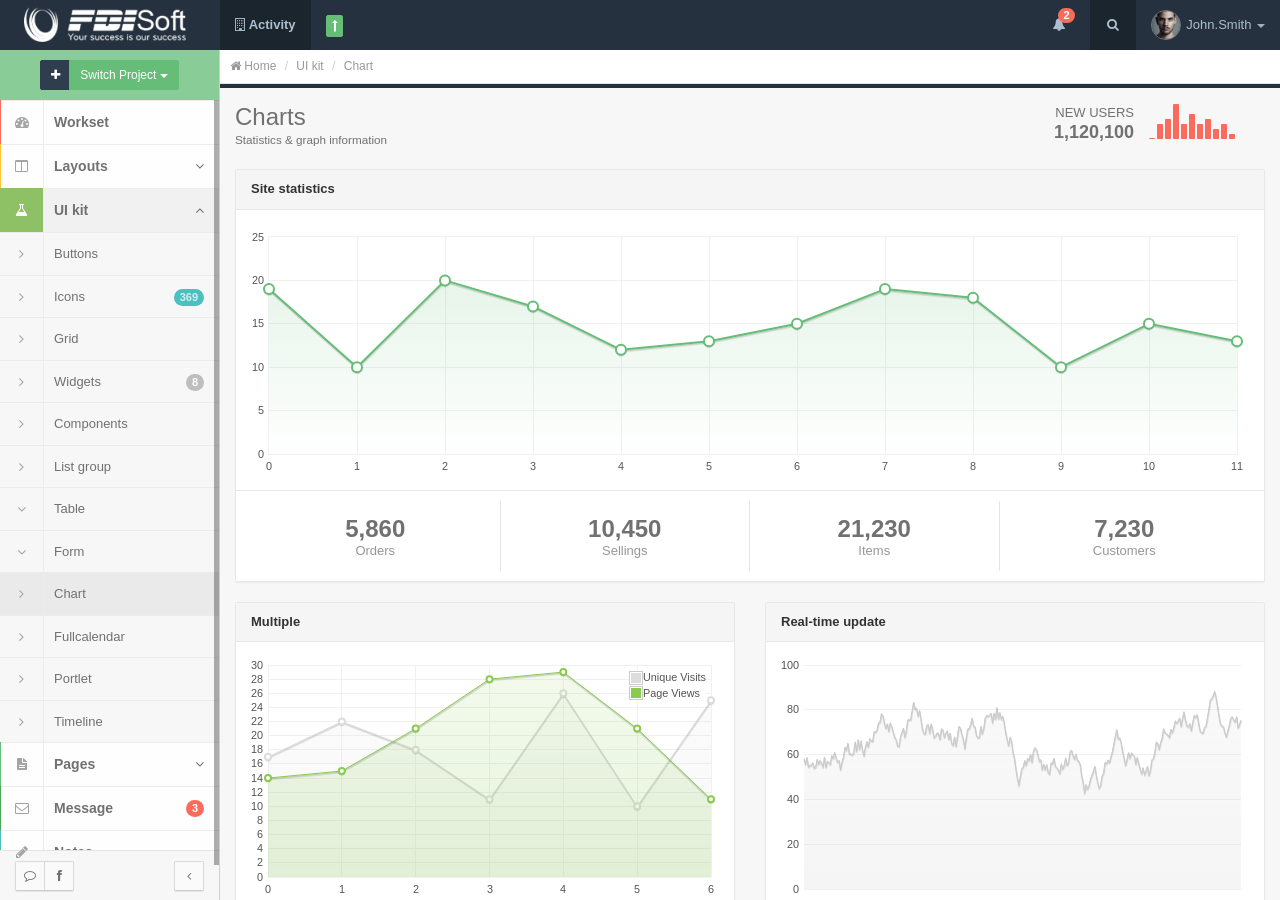
<file: QLSV/QLSV.Web/Skin/chart.html>
<!DOCTYPE html>
<html lang="en" class="app">
<head>
  <meta charset="utf-8" />
  <title>Notebook | Web Application</title>
  <meta name="description" content="app, web app, responsive, admin dashboard, admin, flat, flat ui, ui kit, off screen nav" />
  <meta name="viewport" content="width=device-width, initial-scale=1, maximum-scale=1" /> 
  <link rel="stylesheet" href="css/bootstrap.css" type="text/css" />
  <link rel="stylesheet" href="css/animate.css" type="text/css" />
  <link rel="stylesheet" href="css/font-awesome.min.css" type="text/css" />
  <link rel="stylesheet" href="css/font.css" type="text/css" />
  
  <link rel="stylesheet" href="css/app.css" type="text/css" />
  <!--[if lt IE 9]>
    <script src="js/ie/html5shiv.js"></script>
    <script src="js/ie/respond.min.js"></script>
    <script src="js/ie/excanvas.js"></script>
  <![endif]-->
</head>
<body>
  <section class="vbox">
    <header class="bg-dark dk header navbar navbar-fixed-top-xs">
      <div class="navbar-header aside-md">
        <a class="btn btn-link visible-xs" data-toggle="class:nav-off-screen,open" data-target="#nav,html">
          <i class="fa fa-bars"></i>
        </a>
        <a href="#" class="navbar-brand" data-toggle="fullscreen"><img src="images/logo.png" class="m-r-sm">Notebook</a>
        <a class="btn btn-link visible-xs" data-toggle="dropdown" data-target=".nav-user">
          <i class="fa fa-cog"></i>
        </a>
      </div>
      <ul class="nav navbar-nav hidden-xs">
        <li class="dropdown">
          <a href="#" class="dropdown-toggle dker" data-toggle="dropdown">
            <i class="fa fa-building-o"></i> 
            <span class="font-bold">Activity</span>
          </a>
          <section class="dropdown-menu aside-xl on animated fadeInLeft no-borders lt">
            <div class="wrapper lter m-t-n-xs">
              <a href="#" class="thumb pull-left m-r">
                <img src="images/avatar.jpg" class="img-circle">
              </a>
              <div class="clear">
                <a href="#"><span class="text-white font-bold">@Mike Mcalidek</span></a>
                <small class="block">Art Director</small>
                <a href="#" class="btn btn-xs btn-success m-t-xs">Upgrade</a>
              </div>
            </div>
            <div class="row m-l-none m-r-none m-b-n-xs text-center">
              <div class="col-xs-4">
                <div class="padder-v">
                  <span class="m-b-xs h4 block text-white">245</span>
                  <small class="text-muted">Followers</small>
                </div>
              </div>
              <div class="col-xs-4 dk">
                <div class="padder-v">
                  <span class="m-b-xs h4 block text-white">55</span>
                  <small class="text-muted">Likes</small>
                </div>
              </div>
              <div class="col-xs-4">
                <div class="padder-v">
                  <span class="m-b-xs h4 block text-white">2,035</span>
                  <small class="text-muted">Photos</small>
                </div>
              </div>
            </div>
          </section>
        </li>
        <li>
          <div class="m-t m-l">
            <a href="price.html" class="dropdown-toggle btn btn-xs btn-primary" title="Upgrade"><i class="fa fa-long-arrow-up"></i></a>
          </div>
        </li>
      </ul>      
      <ul class="nav navbar-nav navbar-right m-n hidden-xs nav-user">
        <li class="hidden-xs">
          <a href="#" class="dropdown-toggle dk" data-toggle="dropdown">
            <i class="fa fa-bell"></i>
            <span class="badge badge-sm up bg-danger m-l-n-sm count">2</span>
          </a>
          <section class="dropdown-menu aside-xl">
            <section class="panel bg-white">
              <header class="panel-heading b-light bg-light">
                <strong>You have <span class="count">2</span> notifications</strong>
              </header>
              <div class="list-group list-group-alt animated fadeInRight">
                <a href="#" class="media list-group-item">
                  <span class="pull-left thumb-sm">
                    <img src="images/avatar.jpg" alt="John said" class="img-circle">
                  </span>
                  <span class="media-body block m-b-none">
                    Use awesome animate.css<br>
                    <small class="text-muted">10 minutes ago</small>
                  </span>
                </a>
                <a href="#" class="media list-group-item">
                  <span class="media-body block m-b-none">
                    1.0 initial released<br>
                    <small class="text-muted">1 hour ago</small>
                  </span>
                </a>
              </div>
              <footer class="panel-footer text-sm">
                <a href="#" class="pull-right"><i class="fa fa-cog"></i></a>
                <a href="#notes" data-toggle="class:show animated fadeInRight">See all the notifications</a>
              </footer>
            </section>
          </section>
        </li>
        <li class="dropdown hidden-xs">
          <a href="#" class="dropdown-toggle dker" data-toggle="dropdown"><i class="fa fa-fw fa-search"></i></a>
          <section class="dropdown-menu aside-xl animated fadeInUp">
            <section class="panel bg-white">
              <form role="search">
                <div class="form-group wrapper m-b-none">
                  <div class="input-group">
                    <input type="text" class="form-control" placeholder="Search">
                    <span class="input-group-btn">
                      <button type="submit" class="btn btn-info btn-icon"><i class="fa fa-search"></i></button>
                    </span>
                  </div>
                </div>
              </form>
            </section>
          </section>
        </li>
        <li class="dropdown">
          <a href="#" class="dropdown-toggle" data-toggle="dropdown">
            <span class="thumb-sm avatar pull-left">
              <img src="images/avatar.jpg">
            </span>
            John.Smith <b class="caret"></b>
          </a>
          <ul class="dropdown-menu animated fadeInRight">
            <span class="arrow top"></span>
            <li>
              <a href="#">Settings</a>
            </li>
            <li>
              <a href="profile.html">Profile</a>
            </li>
            <li>
              <a href="#">
                <span class="badge bg-danger pull-right">3</span>
                Notifications
              </a>
            </li>
            <li>
              <a href="docs.html">Help</a>
            </li>
            <li class="divider"></li>
            <li>
              <a href="modal.lockme.html" data-toggle="ajaxModal" >Logout</a>
            </li>
          </ul>
        </li>
      </ul>      
    </header>
    <section>
      <section class="hbox stretch">
        <!-- .aside -->
        <aside class="bg-light lter b-r aside-md hidden-print" id="nav">          
          <section class="vbox">
            <header class="header bg-primary lter text-center clearfix">
              <div class="btn-group">
                <button type="button" class="btn btn-sm btn-dark btn-icon" title="New project"><i class="fa fa-plus"></i></button>
                <div class="btn-group hidden-nav-xs">
                  <button type="button" class="btn btn-sm btn-primary dropdown-toggle" data-toggle="dropdown">
                    Switch Project
                    <span class="caret"></span>
                  </button>
                  <ul class="dropdown-menu text-left">
                    <li><a href="#">Project</a></li>
                    <li><a href="#">Another Project</a></li>
                    <li><a href="#">More Projects</a></li>
                  </ul>
                </div>
              </div>
            </header>
            <section class="w-f scrollable">
              <div class="slim-scroll" data-height="auto" data-disable-fade-out="true" data-distance="0" data-size="5px" data-color="#333333">
                
                <!-- nav -->
                <nav class="nav-primary hidden-xs">
                  <ul class="nav">
                    <li >
                      <a href="index.html"  >
                        <i class="fa fa-dashboard icon">
                          <b class="bg-danger"></b>
                        </i>
                        <span>Workset</span>
                      </a>
                    </li>
                    <li >
                      <a href="#layout"  >
                        <i class="fa fa-columns icon">
                          <b class="bg-warning"></b>
                        </i>
                        <span class="pull-right">
                          <i class="fa fa-angle-down text"></i>
                          <i class="fa fa-angle-up text-active"></i>
                        </span>
                        <span>Layouts</span>
                      </a>
                      <ul class="nav lt">
                        <li >
                          <a href="layout-c.html" >                                                        
                            <i class="fa fa-angle-right"></i>
                            <span>Color option</span>
                          </a>
                        </li>
                        <li >
                          <a href="layout-r.html" >                                                        
                            <i class="fa fa-angle-right"></i>
                            <span>Right nav</span>
                          </a>
                        </li>
                        <li >
                          <a href="layout-h.html" >                                                        
                            <i class="fa fa-angle-right"></i>
                            <span>H-Layout</span>
                          </a>
                        </li>
                      </ul>
                    </li>
                    <li  class="active">
                      <a href="#uikit"   class="active">
                        <i class="fa fa-flask icon">
                          <b class="bg-success"></b>
                        </i>
                        <span class="pull-right">
                          <i class="fa fa-angle-down text"></i>
                          <i class="fa fa-angle-up text-active"></i>
                        </span>
                        <span>UI kit</span>
                      </a>
                      <ul class="nav lt">
                        <li >
                          <a href="buttons.html" >                                                        
                            <i class="fa fa-angle-right"></i>
                            <span>Buttons</span>
                          </a>
                        </li>
                        <li >
                          <a href="icons.html" >                            
                            <b class="badge bg-info pull-right">369</b>                                                        
                            <i class="fa fa-angle-right"></i>
                            <span>Icons</span>
                          </a>
                        </li>
                        <li >
                          <a href="grid.html" >                                                        
                            <i class="fa fa-angle-right"></i>
                            <span>Grid</span>
                          </a>
                        </li>
                        <li >
                          <a href="widgets.html" >                            
                            <b class="badge  pull-right">8</b>                                                        
                            <i class="fa fa-angle-right"></i>
                            <span>Widgets</span>
                          </a>
                        </li>
                        <li >
                          <a href="components.html" >                                                        
                            <i class="fa fa-angle-right"></i>
                            <span>Components</span>
                          </a>
                        </li>
                        <li >
                          <a href="list.html" >                                                        
                            <i class="fa fa-angle-right"></i>
                            <span>List group</span>
                          </a>
                        </li>
                        <li >
                          <a href="#table" >                            
                            <i class="fa fa-angle-down text"></i>
                            <i class="fa fa-angle-up text-active"></i>
                            <span>Table</span>
                          </a>
                          <ul class="nav bg">
                            <li >
                              <a href="table-static.html" >
                                <i class="fa fa-angle-right"></i>
                                <span>Table static</span>
                              </a>
                            </li>
                            <li >
                              <a href="table-datatable.html" >
                                <i class="fa fa-angle-right"></i>
                                <span>Datatable</span>
                              </a>
                            </li>
                            <li >
                              <a href="table-datagrid.html" >
                                <i class="fa fa-angle-right"></i>
                                <span>Datagrid</span>
                              </a>
                            </li>
                          </ul>
                        </li>
                        <li >
                          <a href="#form" >                            
                            <i class="fa fa-angle-down text"></i>
                            <i class="fa fa-angle-up text-active"></i>
                            <span>Form</span>
                          </a>
                          <ul class="nav bg">
                            <li >
                              <a href="form-elements.html" >
                                <i class="fa fa-angle-right"></i>
                                <span>Form elements</span>
                              </a>
                            </li>
                            <li >
                              <a href="form-validation.html" >
                                <i class="fa fa-angle-right"></i>
                                <span>Form validation</span>
                              </a>
                            </li>
                            <li >
                              <a href="form-wizard.html" >
                                <i class="fa fa-angle-right"></i>
                                <span>Form wizard</span>
                              </a>
                            </li>
                          </ul>
                        </li>
                        <li  class="active">
                          <a href="chart.html"  class="active">                                                        
                            <i class="fa fa-angle-right"></i>
                            <span>Chart</span>
                          </a>
                        </li>
                        <li >
                          <a href="fullcalendar.html" >                                                        
                            <i class="fa fa-angle-right"></i>
                            <span>Fullcalendar</span>
                          </a>
                        </li>
                        <li >
                          <a href="portlet.html" >                                                        
                            <i class="fa fa-angle-right"></i>
                            <span>Portlet</span>
                          </a>
                        </li>
                        <li >
                          <a href="timeline.html" >                                                        
                            <i class="fa fa-angle-right"></i>
                            <span>Timeline</span>
                          </a>
                        </li>
                      </ul>
                    </li>
                    <li >
                      <a href="#pages"  >
                        <i class="fa fa-file-text icon">
                          <b class="bg-primary"></b>
                        </i>
                        <span class="pull-right">
                          <i class="fa fa-angle-down text"></i>
                          <i class="fa fa-angle-up text-active"></i>
                        </span>
                        <span>Pages</span>
                      </a>
                      <ul class="nav lt">
                        <li >
                          <a href="gallery.html" >                                                        
                            <i class="fa fa-angle-right"></i>
                            <span>Gallery</span>
                          </a>
                        </li>
                        <li >
                          <a href="profile.html" >                                                        
                            <i class="fa fa-angle-right"></i>
                            <span>Profile</span>
                          </a>
                        </li>
                        <li >
                          <a href="invoice.html" >                                                        
                            <i class="fa fa-angle-right"></i>
                            <span>Invoice</span>
                          </a>
                        </li>
                        <li >
                          <a href="intro.html" >                                                        
                            <i class="fa fa-angle-right"></i>
                            <span>Intro</span>
                          </a>
                        </li>
                        <li >
                          <a href="master.html" >                                                        
                            <i class="fa fa-angle-right"></i>
                            <span>Master</span>
                          </a>
                        </li>
                        <li >
                          <a href="gmap.html" >                                                        
                            <i class="fa fa-angle-right"></i>
                            <span>Google Map</span>
                          </a>
                        </li>
                        <li >
                          <a href="jvectormap.html" >                                                        
                            <i class="fa fa-angle-right"></i>
                            <span>Vector Map</span>
                          </a>
                        </li>
                        <li >
                          <a href="signin.html" >                                                        
                            <i class="fa fa-angle-right"></i>
                            <span>Signin</span>
                          </a>
                        </li>
                        <li >
                          <a href="signup.html" >                                                        
                            <i class="fa fa-angle-right"></i>
                            <span>Signup</span>
                          </a>
                        </li>
                        <li >
                          <a href="404.html" >                                                        
                            <i class="fa fa-angle-right"></i>
                            <span>404</span>
                          </a>
                        </li>
                      </ul>
                    </li>
                    <li >
                      <a href="mail.html"  >
                        <b class="badge bg-danger pull-right">3</b>
                        <i class="fa fa-envelope-o icon">
                          <b class="bg-primary dker"></b>
                        </i>
                        <span>Message</span>
                      </a>
                    </li>
                    <li >
                      <a href="notebook.html"  >
                        <i class="fa fa-pencil icon">
                          <b class="bg-info"></b>
                        </i>
                        <span>Notes</span>
                      </a>
                    </li>
                  </ul>
                </nav>
                <!-- / nav -->
              </div>
            </section>
            
            <footer class="footer lt hidden-xs b-t b-light">
              <div id="chat" class="dropup">
                <section class="dropdown-menu on aside-md m-l-n">
                  <section class="panel bg-white">
                    <header class="panel-heading b-b b-light">Active chats</header>
                    <div class="panel-body animated fadeInRight">
                      <p class="text-sm">No active chats.</p>
                      <p><a href="#" class="btn btn-sm btn-default">Start a chat</a></p>
                    </div>
                  </section>
                </section>
              </div>
              <div id="invite" class="dropup">                
                <section class="dropdown-menu on aside-md m-l-n">
                  <section class="panel bg-white">
                    <header class="panel-heading b-b b-light">
                      John <i class="fa fa-circle text-success"></i>
                    </header>
                    <div class="panel-body animated fadeInRight">
                      <p class="text-sm">No contacts in your lists.</p>
                      <p><a href="#" class="btn btn-sm btn-facebook"><i class="fa fa-fw fa-facebook"></i> Invite from Facebook</a></p>
                    </div>
                  </section>
                </section>
              </div>
              <a href="#nav" data-toggle="class:nav-xs" class="pull-right btn btn-sm btn-default btn-icon">
                <i class="fa fa-angle-left text"></i>
                <i class="fa fa-angle-right text-active"></i>
              </a>
              <div class="btn-group hidden-nav-xs">
                <button type="button" title="Chats" class="btn btn-icon btn-sm btn-default" data-toggle="dropdown" data-target="#chat"><i class="fa fa-comment-o"></i></button>
                <button type="button" title="Contacts" class="btn btn-icon btn-sm btn-default" data-toggle="dropdown" data-target="#invite"><i class="fa fa-facebook"></i></button>
              </div>
            </footer>
          </section>
        </aside>
        <!-- /.aside -->
        <section id="content">
          <section class="vbox">
            <section class="scrollable padder">
              <ul class="breadcrumb no-border no-radius b-b b-light pull-in">
                <li><a href="index.html"><i class="fa fa-home"></i> Home</a></li>
                <li><a href="#">UI kit</a></li>
                <li class="active">Chart</li>
              </ul>
              <div class="m-b-md">
                <div class="row">
                  <div class="col-sm-6">
                    <h3 class="m-b-none m-t-sm">Charts</h3>
                    <small>Statistics & graph information</small>
                  </div>
                  <div class="col-sm-6">
                    <div class="text-right text-left-xs">
                      <div class="sparkline m-l m-r-lg pull-right" data-type="bar" data-height="35" data-bar-width="6" data-bar-spacing="2" data-bar-color="#fb6b5b">5,8,9,12,8,10,8,9,7,8,6</div>
                      <div class="m-t-sm">
                        <span class="text-uc">New users</span>
                        <div class="h4"><strong>1,120,100</strong></div>
                      </div>                      
                    </div>
                  </div>
                </div>
              </div>
              <section class="panel panel-default">
                <header class="panel-heading font-bold">Site statistics</header>
                <div class="panel-body">
                  <div id="flot-1ine" style="height:250px"></div>
                </div>
                <footer class="panel-footer bg-white">
                  <div class="row text-center no-gutter">
                    <div class="col-xs-3 b-r b-light">
                      <p class="h3 font-bold m-t">5,860</p>
                      <p class="text-muted">Orders</p>
                    </div>
                    <div class="col-xs-3 b-r b-light">
                      <p class="h3 font-bold m-t">10,450</p>
                      <p class="text-muted">Sellings</p>
                    </div>
                    <div class="col-xs-3 b-r b-light">
                      <p class="h3 font-bold m-t">21,230</p>
                      <p class="text-muted">Items</p>
                    </div>
                    <div class="col-xs-3">
                      <p class="h3 font-bold m-t">7,230</p>
                      <p class="text-muted">Customers</p>                        
                    </div>
                  </div>
                </footer>
              </section>
              <div class="row">
                <div class="col-md-6">
                  <section class="panel panel-default">
                    <header class="panel-heading font-bold">Multiple</header>
                    <div class="panel-body">
                      <div id="flot-chart"  style="height:240px"></div>
                    </div>                  
                  </section>
                </div>
                <div class="col-md-6">
                  <section class="panel panel-default">
                    <header class="panel-heading font-bold">Real-time update</header>
                    <div class="panel-body">
                      <div id="flot-live"  style="height:240px"></div>
                    </div>
                  </section>
                </div>
              </div>
              <div class="row">
                <div class="col-md-6">
                  <section class="panel panel-default">
                    <header class="panel-heading font-bold">Vertical bar</header>
                    <div class="panel-body">
                      <div id="flot-bar"  style="height:240px"></div>
                    </div>                  
                  </section>
                </div>
                <div class="col-md-6">
                  <section class="panel panel-default">
                    <header class="panel-heading font-bold">Horizontal bar</header>
                    <div class="panel-body">
                      <div id="flot-bar-h"  style="height:240px"></div>
                    </div>
                  </section>
                </div>
              </div>
              <div class="row">
                <div class="col-md-6">
                  <section class="panel panel-default">
                    <header class="panel-heading font-bold">Pie Chart</header>
                    <div class="panel-body">
                      <div id="flot-pie"  style="height:240px"></div>
                    </div>                  
                  </section>
                </div>
                <div class="col-md-6">
                  <section class="panel panel-default">
                    <header class="panel-heading font-bold">Donut pie</header>
                    <div class="panel-body">
                      <div id="flot-pie-donut"  style="height:240px"></div>
                    </div>
                  </section>
                </div>
              </div>
              
              <div class="row">
                <div class="col-lg-4">
                  <section class="panel panel-default">
                    <header class="panel-heading">Pie</header>
                    <div class="panel-body text-center">              
                      <div class="sparkline inline" data-type="pie" data-height="150" data-slice-colors="['#99c7ce','#f2f2f2']">60,40</div>
                      <div class="line pull-in"></div>
                      <div class="text-xs">
                        <i class="fa fa-circle text-info"></i> 60%
                        <i class="fa fa-circle text-muted"></i> 40%
                      </div>
                    </div>
                  </section>
                </div>
                <div class="col-lg-4">
                  <section class="panel panel-default">
                    <header class="panel-heading">Composite</header>
                    <div class="text-center bg-success lt clearfix">
                      <div class="m-t-lg clearfix">
                        <div class="sparkline padder m-b" data-type="line" data-resize="true" data-height="50" data-width="100%" data-line-width="2" data-line-color="#fff" data-spot-color="#fff" data-fill-color="" data-highlight-line-color="#fff" data-spot-radius="3" values="220,210,200,325,250,320,345,250,250,250,400,380"></div>
                        <div class="bg padder">
                          <div class="sparkline inline m-t" data-type="bar" data-height="67" data-bar-width="6" data-bar-spacing="10" data-bar-color="#a9d089">5,8,12,10,11,12,8,9,6,7,8,6,10,7</div>
                        </div>
                      </div>
                    </div>
                    <footer class="panel-footer text-sm">Check more data</footer>
                  </section>
                </div>
                <div class="col-lg-4">
                  <section class="panel panel-default">
                    <header class="panel-heading">Stacked</header>
                    <div class="panel-body text-center">
                      <div class="sparkline inline" data-type="bar" data-height="160" data-bar-width="12" data-bar-spacing="10" data-stacked-bar-color="['#afcf6f', '#eee']">5:5,8:4,12:5,10:6,11:7,12:2,8:6,9:3,5:5,4:9</div>
                      <ul class="list-inline text-muted axis"><li>1</li><li>2</li><li>3</li><li>4</li><li>5</li><li>6</li><li>7</li><li>8</li><li>9</li><li>10</li></ul>
                    </div>
                  </section>
                </div>
              </div>
              <div class="row">
                <div class="col-lg-4">
                  <section class="panel panel-default">
                    <header class="panel-heading">
                      Conversion
                    </header>
                    <div class="panel-body text-center">
                      <h4>62.5<small> hrs</small></h4>
                      <small class="text-muted block">Updated at 2 minutes ago</small>
                      <div class="inline">
                        <div class="easypiechart" data-percent="75" data-line-width="16" data-loop="false" data-size="188">
                          <span class="h2 step">75</span>%
                          <div class="easypie-text">New</div>
                        </div>
                      </div>                      
                    </div>
                    <div class="panel-footer"><small>% of avarage rate of the Conversion</small></div>
                  </section>
                </div>
                <div class="col-lg-4">
                  <section class="panel panel-default">
                    <header class="panel-heading">
                      Bounce rate
                    </header>
                    <div class="panel-body text-center">
                      <h4><small>last </small>12<small> hrs</small></h4>
                      <small class="text-muted block">yesterday: 20%</small>
                      <div class="inline">
                        <div class="easypiechart" data-percent="25" data-line-width="6" data-loop="false" data-size="188">
                          <span class="h2 step">25</span>%
                          <div class="easypie-text">Today</div>
                        </div>
                      </div>
                    </div>
                    <div class="panel-footer"><small>% of change</small></div>
                  </section>
                </div>
                <div class="col-lg-4">
                  <section class="panel panel-default">
                    <header class="panel-heading">
                      New visitors
                    </header>
                    <div class="panel-body text-center">
                      <h4>3,450</h4>
                      <small class="text-muted block">Worldwide visitors</small>
                      <div class="inline">
                        <div class="easypiechart" data-percent="60" data-line-width="30" data-track-color="#eee" data-bar-color="#afcf6f" data-scale-color="#fff" data-size="188" data-line-cap='butt'>
                          <span class="h2 step">60</span>%
                          <div class="easypie-text">new visits</div>
                        </div>
                      </div>                      
                    </div>
                    <div class="panel-footer"><small>% of avarage rate of the visits</small></div>
                  </section>
                </div>
              </div>
            </section>
          </section>
          <a href="#" class="hide nav-off-screen-block" data-toggle="class:nav-off-screen" data-target="#nav"></a>
        </section>
        <aside class="bg-light lter b-l aside-md hide" id="notes">
          <div class="wrapper">Notification</div>
        </aside>
      </section>
    </section>
  </section>
  <script src="js/jquery.min.js"></script>
  <!-- Bootstrap -->
  <script src="js/bootstrap.js"></script>
  <!-- App -->
  <script src="js/app.js"></script>
  <script src="js/app.plugin.js"></script>
  <script src="js/slimscroll/jquery.slimscroll.min.js"></script>
    <!-- Sparkline Chart -->
  <script src="js/charts/sparkline/jquery.sparkline.min.js"></script>
  <!-- Easy Pie Chart -->
  <script src="js/charts/easypiechart/jquery.easy-pie-chart.js"></script>
  <!-- Flot -->
  <script src="js/charts/flot/jquery.flot.min.js"></script>
  <script src="js/charts/flot/jquery.flot.tooltip.min.js"></script>
  <script src="js/charts/flot/jquery.flot.resize.js"></script>
  <script src="js/charts/flot/jquery.flot.orderBars.js"></script>
  <script src="js/charts/flot/jquery.flot.pie.min.js"></script>
  <script src="js/charts/flot/jquery.flot.grow.js"></script>
  <script src="js/charts/flot/demo.js"></script>

</body>
</html>
</file>
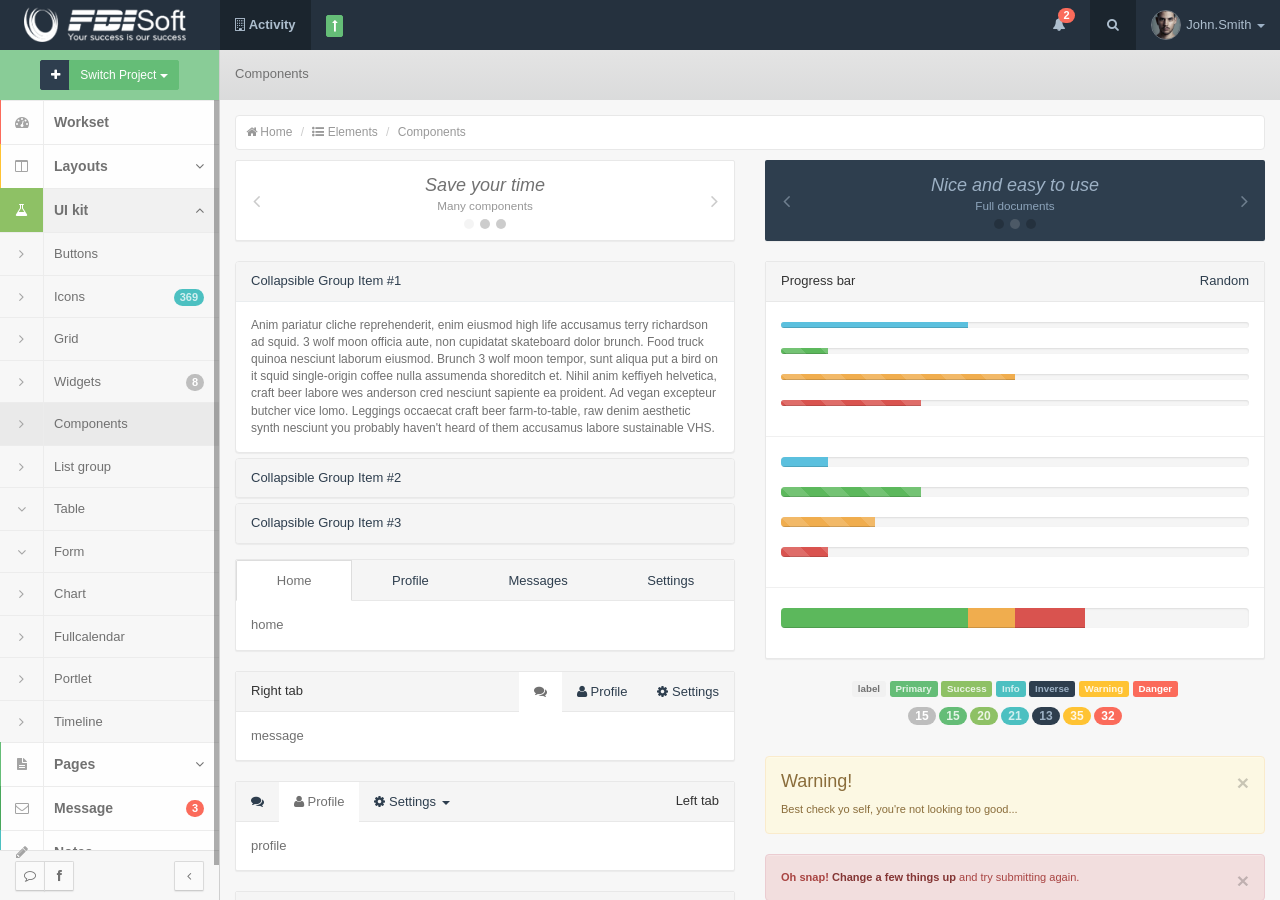
<file: QLSV/QLSV.Web/Skin/components.html>
<!DOCTYPE html>
<html lang="en" class="app">
<head>
  <meta charset="utf-8" />
  <title>Notebook | Web Application</title>
  <meta name="description" content="app, web app, responsive, admin dashboard, admin, flat, flat ui, ui kit, off screen nav" />
  <meta name="viewport" content="width=device-width, initial-scale=1, maximum-scale=1" /> 
  <link rel="stylesheet" href="css/bootstrap.css" type="text/css" />
  <link rel="stylesheet" href="css/animate.css" type="text/css" />
  <link rel="stylesheet" href="css/font-awesome.min.css" type="text/css" />
  <link rel="stylesheet" href="css/font.css" type="text/css" />
  <link rel="stylesheet" href="js/fuelux/fuelux.css" type="text/css" />
  <link rel="stylesheet" href="css/app.css" type="text/css" />
  <!--[if lt IE 9]>
    <script src="js/ie/html5shiv.js"></script>
    <script src="js/ie/respond.min.js"></script>
    <script src="js/ie/excanvas.js"></script>
  <![endif]-->
</head>
<body>
  <section class="vbox">
    <header class="bg-dark dk header navbar navbar-fixed-top-xs">
      <div class="navbar-header aside-md">
        <a class="btn btn-link visible-xs" data-toggle="class:nav-off-screen,open" data-target="#nav,html">
          <i class="fa fa-bars"></i>
        </a>
        <a href="#" class="navbar-brand" data-toggle="fullscreen"><img src="images/logo.png" class="m-r-sm">Notebook</a>
        <a class="btn btn-link visible-xs" data-toggle="dropdown" data-target=".nav-user">
          <i class="fa fa-cog"></i>
        </a>
      </div>
      <ul class="nav navbar-nav hidden-xs">
        <li class="dropdown">
          <a href="#" class="dropdown-toggle dker" data-toggle="dropdown">
            <i class="fa fa-building-o"></i> 
            <span class="font-bold">Activity</span>
          </a>
          <section class="dropdown-menu aside-xl on animated fadeInLeft no-borders lt">
            <div class="wrapper lter m-t-n-xs">
              <a href="#" class="thumb pull-left m-r">
                <img src="images/avatar.jpg" class="img-circle">
              </a>
              <div class="clear">
                <a href="#"><span class="text-white font-bold">@Mike Mcalidek</span></a>
                <small class="block">Art Director</small>
                <a href="#" class="btn btn-xs btn-success m-t-xs">Upgrade</a>
              </div>
            </div>
            <div class="row m-l-none m-r-none m-b-n-xs text-center">
              <div class="col-xs-4">
                <div class="padder-v">
                  <span class="m-b-xs h4 block text-white">245</span>
                  <small class="text-muted">Followers</small>
                </div>
              </div>
              <div class="col-xs-4 dk">
                <div class="padder-v">
                  <span class="m-b-xs h4 block text-white">55</span>
                  <small class="text-muted">Likes</small>
                </div>
              </div>
              <div class="col-xs-4">
                <div class="padder-v">
                  <span class="m-b-xs h4 block text-white">2,035</span>
                  <small class="text-muted">Photos</small>
                </div>
              </div>
            </div>
          </section>
        </li>
        <li>
          <div class="m-t m-l">
            <a href="price.html" class="dropdown-toggle btn btn-xs btn-primary" title="Upgrade"><i class="fa fa-long-arrow-up"></i></a>
          </div>
        </li>
      </ul>      
      <ul class="nav navbar-nav navbar-right m-n hidden-xs nav-user">
        <li class="hidden-xs">
          <a href="#" class="dropdown-toggle dk" data-toggle="dropdown">
            <i class="fa fa-bell"></i>
            <span class="badge badge-sm up bg-danger m-l-n-sm count">2</span>
          </a>
          <section class="dropdown-menu aside-xl">
            <section class="panel bg-white">
              <header class="panel-heading b-light bg-light">
                <strong>You have <span class="count">2</span> notifications</strong>
              </header>
              <div class="list-group list-group-alt animated fadeInRight">
                <a href="#" class="media list-group-item">
                  <span class="pull-left thumb-sm">
                    <img src="images/avatar.jpg" alt="John said" class="img-circle">
                  </span>
                  <span class="media-body block m-b-none">
                    Use awesome animate.css<br>
                    <small class="text-muted">10 minutes ago</small>
                  </span>
                </a>
                <a href="#" class="media list-group-item">
                  <span class="media-body block m-b-none">
                    1.0 initial released<br>
                    <small class="text-muted">1 hour ago</small>
                  </span>
                </a>
              </div>
              <footer class="panel-footer text-sm">
                <a href="#" class="pull-right"><i class="fa fa-cog"></i></a>
                <a href="#notes" data-toggle="class:show animated fadeInRight">See all the notifications</a>
              </footer>
            </section>
          </section>
        </li>
        <li class="dropdown hidden-xs">
          <a href="#" class="dropdown-toggle dker" data-toggle="dropdown"><i class="fa fa-fw fa-search"></i></a>
          <section class="dropdown-menu aside-xl animated fadeInUp">
            <section class="panel bg-white">
              <form role="search">
                <div class="form-group wrapper m-b-none">
                  <div class="input-group">
                    <input type="text" class="form-control" placeholder="Search">
                    <span class="input-group-btn">
                      <button type="submit" class="btn btn-info btn-icon"><i class="fa fa-search"></i></button>
                    </span>
                  </div>
                </div>
              </form>
            </section>
          </section>
        </li>
        <li class="dropdown">
          <a href="#" class="dropdown-toggle" data-toggle="dropdown">
            <span class="thumb-sm avatar pull-left">
              <img src="images/avatar.jpg">
            </span>
            John.Smith <b class="caret"></b>
          </a>
          <ul class="dropdown-menu animated fadeInRight">
            <span class="arrow top"></span>
            <li>
              <a href="#">Settings</a>
            </li>
            <li>
              <a href="profile.html">Profile</a>
            </li>
            <li>
              <a href="#">
                <span class="badge bg-danger pull-right">3</span>
                Notifications
              </a>
            </li>
            <li>
              <a href="docs.html">Help</a>
            </li>
            <li class="divider"></li>
            <li>
              <a href="modal.lockme.html" data-toggle="ajaxModal" >Logout</a>
            </li>
          </ul>
        </li>
      </ul>      
    </header>
    <section>
      <section class="hbox stretch">
        <!-- .aside -->
        <aside class="bg-light lter b-r aside-md hidden-print" id="nav">          
          <section class="vbox">
            <header class="header bg-primary lter text-center clearfix">
              <div class="btn-group">
                <button type="button" class="btn btn-sm btn-dark btn-icon" title="New project"><i class="fa fa-plus"></i></button>
                <div class="btn-group hidden-nav-xs">
                  <button type="button" class="btn btn-sm btn-primary dropdown-toggle" data-toggle="dropdown">
                    Switch Project
                    <span class="caret"></span>
                  </button>
                  <ul class="dropdown-menu text-left">
                    <li><a href="#">Project</a></li>
                    <li><a href="#">Another Project</a></li>
                    <li><a href="#">More Projects</a></li>
                  </ul>
                </div>
              </div>
            </header>
            <section class="w-f scrollable">
              <div class="slim-scroll" data-height="auto" data-disable-fade-out="true" data-distance="0" data-size="5px" data-color="#333333">
                
                <!-- nav -->
                <nav class="nav-primary hidden-xs">
                  <ul class="nav">
                    <li >
                      <a href="index.html"  >
                        <i class="fa fa-dashboard icon">
                          <b class="bg-danger"></b>
                        </i>
                        <span>Workset</span>
                      </a>
                    </li>
                    <li >
                      <a href="#layout"  >
                        <i class="fa fa-columns icon">
                          <b class="bg-warning"></b>
                        </i>
                        <span class="pull-right">
                          <i class="fa fa-angle-down text"></i>
                          <i class="fa fa-angle-up text-active"></i>
                        </span>
                        <span>Layouts</span>
                      </a>
                      <ul class="nav lt">
                        <li >
                          <a href="layout-c.html" >                                                        
                            <i class="fa fa-angle-right"></i>
                            <span>Color option</span>
                          </a>
                        </li>
                        <li >
                          <a href="layout-r.html" >                                                        
                            <i class="fa fa-angle-right"></i>
                            <span>Right nav</span>
                          </a>
                        </li>
                        <li >
                          <a href="layout-h.html" >                                                        
                            <i class="fa fa-angle-right"></i>
                            <span>H-Layout</span>
                          </a>
                        </li>
                      </ul>
                    </li>
                    <li  class="active">
                      <a href="#uikit"   class="active">
                        <i class="fa fa-flask icon">
                          <b class="bg-success"></b>
                        </i>
                        <span class="pull-right">
                          <i class="fa fa-angle-down text"></i>
                          <i class="fa fa-angle-up text-active"></i>
                        </span>
                        <span>UI kit</span>
                      </a>
                      <ul class="nav lt">
                        <li >
                          <a href="buttons.html" >                                                        
                            <i class="fa fa-angle-right"></i>
                            <span>Buttons</span>
                          </a>
                        </li>
                        <li >
                          <a href="icons.html" >                            
                            <b class="badge bg-info pull-right">369</b>                                                        
                            <i class="fa fa-angle-right"></i>
                            <span>Icons</span>
                          </a>
                        </li>
                        <li >
                          <a href="grid.html" >                                                        
                            <i class="fa fa-angle-right"></i>
                            <span>Grid</span>
                          </a>
                        </li>
                        <li >
                          <a href="widgets.html" >                            
                            <b class="badge  pull-right">8</b>                                                        
                            <i class="fa fa-angle-right"></i>
                            <span>Widgets</span>
                          </a>
                        </li>
                        <li  class="active">
                          <a href="components.html"  class="active">                                                        
                            <i class="fa fa-angle-right"></i>
                            <span>Components</span>
                          </a>
                        </li>
                        <li >
                          <a href="list.html" >                                                        
                            <i class="fa fa-angle-right"></i>
                            <span>List group</span>
                          </a>
                        </li>
                        <li >
                          <a href="#table" >                            
                            <i class="fa fa-angle-down text"></i>
                            <i class="fa fa-angle-up text-active"></i>
                            <span>Table</span>
                          </a>
                          <ul class="nav bg">
                            <li >
                              <a href="table-static.html" >
                                <i class="fa fa-angle-right"></i>
                                <span>Table static</span>
                              </a>
                            </li>
                            <li >
                              <a href="table-datatable.html" >
                                <i class="fa fa-angle-right"></i>
                                <span>Datatable</span>
                              </a>
                            </li>
                            <li >
                              <a href="table-datagrid.html" >
                                <i class="fa fa-angle-right"></i>
                                <span>Datagrid</span>
                              </a>
                            </li>
                          </ul>
                        </li>
                        <li >
                          <a href="#form" >                            
                            <i class="fa fa-angle-down text"></i>
                            <i class="fa fa-angle-up text-active"></i>
                            <span>Form</span>
                          </a>
                          <ul class="nav bg">
                            <li >
                              <a href="form-elements.html" >
                                <i class="fa fa-angle-right"></i>
                                <span>Form elements</span>
                              </a>
                            </li>
                            <li >
                              <a href="form-validation.html" >
                                <i class="fa fa-angle-right"></i>
                                <span>Form validation</span>
                              </a>
                            </li>
                            <li >
                              <a href="form-wizard.html" >
                                <i class="fa fa-angle-right"></i>
                                <span>Form wizard</span>
                              </a>
                            </li>
                          </ul>
                        </li>
                        <li >
                          <a href="chart.html" >                                                        
                            <i class="fa fa-angle-right"></i>
                            <span>Chart</span>
                          </a>
                        </li>
                        <li >
                          <a href="fullcalendar.html" >                                                        
                            <i class="fa fa-angle-right"></i>
                            <span>Fullcalendar</span>
                          </a>
                        </li>
                        <li >
                          <a href="portlet.html" >                                                        
                            <i class="fa fa-angle-right"></i>
                            <span>Portlet</span>
                          </a>
                        </li>
                        <li >
                          <a href="timeline.html" >                                                        
                            <i class="fa fa-angle-right"></i>
                            <span>Timeline</span>
                          </a>
                        </li>
                      </ul>
                    </li>
                    <li >
                      <a href="#pages"  >
                        <i class="fa fa-file-text icon">
                          <b class="bg-primary"></b>
                        </i>
                        <span class="pull-right">
                          <i class="fa fa-angle-down text"></i>
                          <i class="fa fa-angle-up text-active"></i>
                        </span>
                        <span>Pages</span>
                      </a>
                      <ul class="nav lt">
                        <li >
                          <a href="gallery.html" >                                                        
                            <i class="fa fa-angle-right"></i>
                            <span>Gallery</span>
                          </a>
                        </li>
                        <li >
                          <a href="profile.html" >                                                        
                            <i class="fa fa-angle-right"></i>
                            <span>Profile</span>
                          </a>
                        </li>
                        <li >
                          <a href="invoice.html" >                                                        
                            <i class="fa fa-angle-right"></i>
                            <span>Invoice</span>
                          </a>
                        </li>
                        <li >
                          <a href="intro.html" >                                                        
                            <i class="fa fa-angle-right"></i>
                            <span>Intro</span>
                          </a>
                        </li>
                        <li >
                          <a href="master.html" >                                                        
                            <i class="fa fa-angle-right"></i>
                            <span>Master</span>
                          </a>
                        </li>
                        <li >
                          <a href="gmap.html" >                                                        
                            <i class="fa fa-angle-right"></i>
                            <span>Google Map</span>
                          </a>
                        </li>
                        <li >
                          <a href="jvectormap.html" >                                                        
                            <i class="fa fa-angle-right"></i>
                            <span>Vector Map</span>
                          </a>
                        </li>
                        <li >
                          <a href="signin.html" >                                                        
                            <i class="fa fa-angle-right"></i>
                            <span>Signin</span>
                          </a>
                        </li>
                        <li >
                          <a href="signup.html" >                                                        
                            <i class="fa fa-angle-right"></i>
                            <span>Signup</span>
                          </a>
                        </li>
                        <li >
                          <a href="404.html" >                                                        
                            <i class="fa fa-angle-right"></i>
                            <span>404</span>
                          </a>
                        </li>
                      </ul>
                    </li>
                    <li >
                      <a href="mail.html"  >
                        <b class="badge bg-danger pull-right">3</b>
                        <i class="fa fa-envelope-o icon">
                          <b class="bg-primary dker"></b>
                        </i>
                        <span>Message</span>
                      </a>
                    </li>
                    <li >
                      <a href="notebook.html"  >
                        <i class="fa fa-pencil icon">
                          <b class="bg-info"></b>
                        </i>
                        <span>Notes</span>
                      </a>
                    </li>
                  </ul>
                </nav>
                <!-- / nav -->
              </div>
            </section>
            
            <footer class="footer lt hidden-xs b-t b-light">
              <div id="chat" class="dropup">
                <section class="dropdown-menu on aside-md m-l-n">
                  <section class="panel bg-white">
                    <header class="panel-heading b-b b-light">Active chats</header>
                    <div class="panel-body animated fadeInRight">
                      <p class="text-sm">No active chats.</p>
                      <p><a href="#" class="btn btn-sm btn-default">Start a chat</a></p>
                    </div>
                  </section>
                </section>
              </div>
              <div id="invite" class="dropup">                
                <section class="dropdown-menu on aside-md m-l-n">
                  <section class="panel bg-white">
                    <header class="panel-heading b-b b-light">
                      John <i class="fa fa-circle text-success"></i>
                    </header>
                    <div class="panel-body animated fadeInRight">
                      <p class="text-sm">No contacts in your lists.</p>
                      <p><a href="#" class="btn btn-sm btn-facebook"><i class="fa fa-fw fa-facebook"></i> Invite from Facebook</a></p>
                    </div>
                  </section>
                </section>
              </div>
              <a href="#nav" data-toggle="class:nav-xs" class="pull-right btn btn-sm btn-default btn-icon">
                <i class="fa fa-angle-left text"></i>
                <i class="fa fa-angle-right text-active"></i>
              </a>
              <div class="btn-group hidden-nav-xs">
                <button type="button" title="Chats" class="btn btn-icon btn-sm btn-default" data-toggle="dropdown" data-target="#chat"><i class="fa fa-comment-o"></i></button>
                <button type="button" title="Contacts" class="btn btn-icon btn-sm btn-default" data-toggle="dropdown" data-target="#invite"><i class="fa fa-facebook"></i></button>
              </div>
            </footer>
          </section>
        </aside>
        <!-- /.aside -->
        <section id="content">
          <section class="vbox">
            <header class="header bg-light dker bg-gradient">
              <p>Components</p>
            </header>
            <section class="scrollable wrapper">
              <div class="row">
                <div class="col-lg-12">
                  <!-- .breadcrumb -->
                  <ul class="breadcrumb">
                    <li><a href="#"><i class="fa fa-home"></i> Home</a></li>
                    <li><a href="#"><i class="fa fa-list-ul"></i> Elements</a></li>
                    <li class="active">Components</li>
                  </ul>
                  <!-- / .breadcrumb -->
                </div>
                <div class="col-lg-6">
                  <!-- .crousel slide -->
                  <section class="panel panel-default">
                    <div class="carousel slide auto panel-body" id="c-slide">
                        <ol class="carousel-indicators out">
                          <li data-target="#c-slide" data-slide-to="0" class="active"></li>
                          <li data-target="#c-slide" data-slide-to="1" class=""></li>
                          <li data-target="#c-slide" data-slide-to="2" class=""></li>
                        </ol>
                        <div class="carousel-inner">
                          <div class="item active">
                            <p class="text-center">
                              <em class="h4 text-mute">Save your time</em><br>
                              <small class="text-muted">Many components</small>
                            </p>
                          </div>
                          <div class="item">
                            <p class="text-center">
                              <em class="h4 text-mute">Nice and easy to use</em><br>
                              <small class="text-muted">Full documents</small>
                            </p>
                          </div>
                          <div class="item">
                            <p class="text-center">
                              <em class="h4 text-mute">Mobile header first</em><br>
                              <small class="text-muted">Mobile/Tablet/Desktop</small>
                            </p>
                          </div>
                        </div>
                        <a class="left carousel-control" href="#c-slide" data-slide="prev">
                          <i class="fa fa-angle-left"></i>
                        </a>
                        <a class="right carousel-control" href="#c-slide" data-slide="next">
                          <i class="fa fa-angle-right"></i>
                        </a>
                    </div>
                  </section>
                  <!-- / .carousel slide -->
                </div>
                <div class="col-lg-6">
                  <!-- .crousel fade -->
                  <section class="panel bg-dark">
                    <div class="carousel slide carousel-fade panel-body" id="c-fade">
                        <ol class="carousel-indicators out">
                          <li data-target="#c-fade" data-slide-to="0" class=""></li>
                          <li data-target="#c-fade" data-slide-to="1" class="active"></li>
                          <li data-target="#c-fade" data-slide-to="2" class=""></li>
                        </ol>
                        <div class="carousel-inner">
                          <div class="item">
                            <p class="text-center">
                              <em class="h4 text-mute">Save your time</em><br>
                              <small class="text-muted">Many components</small>
                            </p>
                          </div>
                          <div class="item active">
                            <p class="text-center">
                              <em class="h4 text-mute">Nice and easy to use</em><br>
                              <small class="text-muted">Full documents</small>
                            </p>
                          </div>
                          <div class="item">
                            <p class="text-center">
                              <em class="h4 text-mute">Mobile header first</em><br>
                              <small class="text-muted">Mobile/Tablet/Desktop</small>
                            </p>
                          </div>
                        </div>
                        <a class="left carousel-control" href="#c-fade" data-slide="prev">
                          <i class="fa fa-angle-left"></i>
                        </a>
                        <a class="right carousel-control" href="#c-fade" data-slide="next">
                          <i class="fa fa-angle-right"></i>
                        </a>
                    </div>
                  </section>
                  <!-- / .carousel fade -->
                </div>
                <div class="col-lg-6">
                  <!-- .accordion -->
                  <div class="panel-group m-b" id="accordion2">
                    <div class="panel panel-default">
                      <div class="panel-heading">
                        <a class="accordion-toggle" data-toggle="collapse" data-parent="#accordion2" href="#collapseOne">
                          Collapsible Group Item #1
                        </a>
                      </div>
                      <div id="collapseOne" class="panel-collapse in">
                        <div class="panel-body text-sm">
                          Anim pariatur cliche reprehenderit, enim eiusmod high life accusamus terry richardson ad squid. 3 wolf moon officia aute, non cupidatat skateboard dolor brunch. Food truck quinoa nesciunt laborum eiusmod. Brunch 3 wolf moon tempor, sunt aliqua put a bird on it squid single-origin coffee nulla assumenda shoreditch et. Nihil anim keffiyeh helvetica, craft beer labore wes anderson cred nesciunt sapiente ea proident. Ad vegan excepteur butcher vice lomo. Leggings occaecat craft beer farm-to-table, raw denim aesthetic synth nesciunt you probably haven't heard of them accusamus labore sustainable VHS.
                        </div>
                      </div>
                    </div>
                    <div class="panel panel-default">
                      <div class="panel-heading">
                        <a class="accordion-toggle" data-toggle="collapse" data-parent="#accordion2" href="#collapseTwo">
                          Collapsible Group Item #2
                        </a>
                      </div>
                      <div id="collapseTwo" class="panel-collapse collapse">
                        <div class="panel-body text-sm">
                          Anim pariatur cliche reprehenderit, enim eiusmod high life accusamus terry richardson ad squid. 3 wolf moon officia aute, non cupidatat skateboard dolor brunch. Food truck quinoa nesciunt laborum eiusmod. Brunch 3 wolf moon tempor, sunt aliqua put a bird on it squid single-origin coffee nulla assumenda shoreditch et. Nihil anim keffiyeh helvetica, craft beer labore wes anderson cred nesciunt sapiente ea proident. Ad vegan excepteur butcher vice lomo. Leggings occaecat craft beer farm-to-table, raw denim aesthetic synth nesciunt you probably haven't heard of them accusamus labore sustainable VHS.
                        </div>
                      </div>
                    </div>
                    <div class="panel panel-default">
                      <div class="panel-heading">
                        <a class="accordion-toggle" data-toggle="collapse" data-parent="#accordion2" href="#collapseThree">
                          Collapsible Group Item #3
                        </a>
                      </div>
                      <div id="collapseThree" class="panel-collapse collapse">
                        <div class="panel-body text-sm">
                          Anim pariatur cliche reprehenderit, enim eiusmod high life accusamus terry richardson ad squid. 3 wolf moon officia aute, non cupidatat skateboard dolor brunch. Food truck quinoa nesciunt laborum eiusmod. Brunch 3 wolf moon tempor, sunt aliqua put a bird on it squid single-origin coffee nulla assumenda shoreditch et. Nihil anim keffiyeh helvetica, craft beer labore wes anderson cred nesciunt sapiente ea proident. Ad vegan excepteur butcher vice lomo. Leggings occaecat craft beer farm-to-table, raw denim aesthetic synth nesciunt you probably haven't heard of them accusamus labore sustainable VHS.
                        </div>
                      </div>
                    </div>
                  </div>
                  <!-- / .accordion -->
                  <!-- .nav-justified -->
                  <section class="panel panel-default">
                    <header class="panel-heading bg-light">
                      <ul class="nav nav-tabs nav-justified">
                        <li class="active"><a href="#home" data-toggle="tab">Home</a></li>
                        <li><a href="#profile" data-toggle="tab">Profile</a></li>
                        <li><a href="#messages" data-toggle="tab">Messages</a></li>
                        <li><a href="#settings" data-toggle="tab">Settings</a></li>
                      </ul>
                    </header>
                    <div class="panel-body">
                      <div class="tab-content">
                        <div class="tab-pane active" id="home">home</div>
                        <div class="tab-pane" id="profile">profile</div>
                        <div class="tab-pane" id="messages">message</div>
                        <div class="tab-pane" id="settings">settings</div>
                      </div>
                    </div>
                  </section>
                  <!-- / .nav-justified -->
                  <!-- left tab -->
                  <section class="panel panel-default">
                    <header class="panel-heading bg-light">
                      <ul class="nav nav-tabs pull-right">
                        <li class="active"><a href="#messages-1" data-toggle="tab"><i class="fa fa-comments text-default"></i></a></li>
                        <li><a href="#profile-1" data-toggle="tab"><i class="fa fa-user text-default"></i> Profile</a></li>
                        <li><a href="#settings-1" data-toggle="tab"><i class="fa fa-cog text-default"></i> Settings</a></li>
                      </ul>
                      <span class="hidden-sm">Right tab</span>
                    </header>
                    <div class="panel-body">
                      <div class="tab-content">              
                        <div class="tab-pane active" id="messages-1">message</div>
                        <div class="tab-pane" id="profile-1">profile</div>
                        <div class="tab-pane" id="settings-1">settings</div>
                      </div>
                    </div>
                  </section>
                  <!-- / left tab -->
                  <!-- right tab -->
                  <section class="panel panel-default">
                    <header class="panel-heading text-right bg-light">
                      <ul class="nav nav-tabs pull-left">
                        <li><a href="#messages-2" data-toggle="tab"><i class="fa fa-comments text-default"></i></a></li>
                        <li class="active"><a href="#profile-2" data-toggle="tab"><i class="fa fa-user text-default"></i> Profile</a></li>
                        <li class="dropdown">
                          <a href="#" class="dropdown-toggle" data-toggle="dropdown"><i class="fa fa-cog text-default"></i> Settings <b class="caret"></b></a>
                          <ul class="dropdown-menu text-left">
                            <li><a href="#dropdown1" data-toggle="tab">@fat</a></li>
                            <li><a href="#dropdown2" data-toggle="tab">@mdo</a></li>
                          </ul>
                        </li>
                      </ul>
                      <span class="hidden-sm">Left tab</span>
                    </header>
                    <div class="panel-body">
                      <div class="tab-content">              
                        <div class="tab-pane fade" id="messages-2">message</div>
                        <div class="tab-pane fade active in" id="profile-2">profile</div>
                        <div class="tab-pane fade" id="dropdown1">dropdown1</div>
                        <div class="tab-pane fade" id="dropdown2">dropdown2</div>
                      </div>
                    </div>
                  </section>
                  <!-- / right tab -->
                  <!-- .dropdown -->
                  <section class="panel panel-default pos-rlt clearfix">
                    <header class="panel-heading">
                      <ul class="nav nav-pills pull-right">
                        <li>
                          <a href="#" class="panel-toggle text-muted"><i class="fa fa-caret-down text-active"></i><i class="fa fa-caret-up text"></i></a>
                        </li>
                      </ul>
                      Dropdown
                    </header>
                    <div class="panel-body clearfix">
                      <div class="dropdown pull-left m-r">
                        <ul class="dropdown-menu pos-stc inline" role="menu" aria-labelledby="dropdownMenu">
                          <li><a tabindex="-1" href="#">Action</a></li>
                          <li><a tabindex="-1" href="#">Another action</a></li>
                          <li><a tabindex="-1" href="#">Something else here</a></li>
                          <li class="divider"></li>
                          <li class="dropdown-submenu">
                            <a tabindex="-1" href="#">Separated link</a>
                            <ul class="dropdown-menu" role="menu" aria-labelledby="dropdownMenu">
                              <li><a tabindex="-1" href="#">Action</a></li>
                              <li><a tabindex="-1" href="#">Another action</a></li>
                              <li><a tabindex="-1" href="#">Something else here</a></li>
                            </ul>
                          </li>
                        </ul>
                      </div>
                      <div class="dropdown dropup pull-left">
                        <ul class="dropdown-menu bg-inverse pos-stc inline" role="menu" aria-labelledby="dropdownMenu">
                          <li><a tabindex="-1" href="#">Action</a></li>
                          <li><a tabindex="-1" href="#">Another action</a></li>
                          <li><a tabindex="-1" href="#">Something else here</a></li>
                          <li class="divider"></li>
                          <li class="dropdown-submenu">
                            <a tabindex="-1" href="#">Separated link</a>
                            <ul class="dropdown-menu" role="menu" aria-labelledby="dropdownMenu">
                              <li class="dropdown-submenu  pull-left">
                                <a tabindex="-1" href="#">Action</a>
                                <ul class="dropdown-menu" role="menu" aria-labelledby="dropdownMenu">
                                  <li><a tabindex="-1" href="#">Action</a></li>
                                  <li><a tabindex="-1" href="#">Another action</a></li>
                                  <li><a tabindex="-1" href="#">Something else here</a></li>
                                </ul>
                              </li>
                              <li><a tabindex="-1" href="#">Another action</a></li>
                              <li><a tabindex="-1" href="#">Something else here</a></li>
                            </ul>
                          </li>
                        </ul>
                      </div>
                    </div>
                  </section>
                  <!-- / .dropmenu -->
                  <!-- .tooltip & popup -->
                  <section class="panel panel-default text-sm doc-buttons">
                    <div class="panel-body">
                      <button class="btn btn-sm btn-default" data-toggle="tooltip" data-placement="top" title="Tooltip on top">Tooltip on top</button>
                      <button class="btn btn-sm btn-default" data-toggle="tooltip" data-placement="right" title="Tooltip on right">On right</button>
                      <button class="btn btn-sm btn-default" data-toggle="tooltip" data-placement="bottom" title="Tooltip on bottom">On bottom</button>
                      <button class="btn btn-sm btn-default" data-toggle="tooltip" data-placement="left" title="Tooltip on left">On left</button>
                      <button class="btn btn-sm btn-info" data-toggle="popover" data-html="true" data-placement="top" data-content="<div class='scrollable' style='height:40px'>Vivamus sagittis lacus vel augue laoreet rutrum faucibus. Vivamus sagittis lacus vel augue laoreet rutrum faucibus.</div>" title="" data-original-title='<button type="button" class="close pull-right" data-dismiss="popover">&times;</button>Popover on top'>Popover on top</button>
                      <a href="modal.html" data-toggle="ajaxModal" class="btn btn-sm btn-default">Modal</a>
                    </div>
                  </section>

                  <section class="panel panel-default"> 
                    <div class="wizard clearfix">
                      <ul class="steps">
                        <li data-target="#step1" class="active"><span class="badge badge-info">1</span>Step 1</li>
                        <li data-target="#step2"><span class="badge">2</span>Step 2</li>
                        <li data-target="#step3"><span class="badge">3</span>Step 3</li>
                      </ul>
                      <div class="actions">
                        <button type="button" class="btn btn-default btn-xs btn-prev" disabled="disabled">Prev</button>
                        <button type="button" class="btn btn-default btn-xs btn-next" data-last="Finish">Next</button>
                      </div>
                    </div>
                    <div class="step-content">
                      <div class="step-pane active" id="step1">This is step 1</div>
                      <div class="step-pane" id="step2">This is step 2</div>
                      <div class="step-pane" id="step3">This is step 3</div>
                    </div>
                  </section>
                  <section class="panel panel-default clearfix"> 
                    <div class="wizard wizard-vertical clearfix" id="wizard-2">
                      <ul class="steps">
                        <li data-target="#step4" class="active"><span class="badge badge-info">1</span>Get it!</li>
                        <li data-target="#step5"><span class="badge">2</span>Unzip it</li>
                        <li data-target="#step6"><span class="badge">3</span>Finish</li>
                      </ul>
                    </div>
                    <div class="step-content">
                      <div class="step-pane active" id="step4">
                        <p>You can get this theme at <a href="http://themeforest.net/user/Flatfull/portfolio"><strong>here</strong></a>
                        <br><small class="text-muted">Do not forget to rate it when you get it.</small></p>
                      </div>
                      <div class="step-pane" id="step5">
                        <p>Unzipping this file, please wait it complete...</p>
                        <div class="progress progress-xs m-t-sm">                  
                          <div class="progress-bar progress-bar-info" data-toggle="tooltip" data-original-title="40%" style="width: 40%"></div>
                        </div>
                        <p class="text-muted"><small>Some features you need know...</small></p>     
                      </div>
                      <div class="step-pane" id="step6">
                        <p>Thank you for choose this theme for your web application. <br>Have Fun!</p>
                      </div>
                      <div class="actions m-t text-right">
                        <button type="button" class="btn btn-default btn-sm btn-prev" data-target="#wizard-2" data-wizard="previous" disabled="disabled">Prev</button>
                        <button type="button" class="btn btn-default btn-sm btn-next" data-target="#wizard-2" data-wizard="next" data-last="Finish">Next</button>
                      </div>
                    </div>
                  </section>
                </div>
                <div class="col-lg-6">
                  <section class="panel panel-default" id="progressbar">
                    <header class="panel-heading">
                      <ul class="nav nav-pills pull-right">
                        <li><a href="#" data-toggle="progress" data-target="#progressbar">Random</a></li>
                      </ul>
                      Progress bar
                    </header>
                    <ul class="list-group">
                      <li class="list-group-item">
                        <div class="progress progress-xs m-t-sm">
                          <div class="progress-bar progress-bar-info" data-toggle="tooltip" data-original-title="40%" style="width: 40%"></div>
                        </div>
                        <div class="progress progress-xs progress-striped">
                          <div class="progress-bar progress-bar-success" data-toggle="tooltip" data-original-title="10%" style="width: 10%"></div>
                        </div>
                        <div class="progress progress-xs progress-striped">
                          <div class="progress-bar progress-bar-warning" data-toggle="tooltip" data-original-title="50%" style="width: 50%"></div>
                        </div>
                        <div class="progress progress-xs progress-striped active">
                          <div class="progress-bar progress-bar-danger" data-toggle="tooltip" data-original-title="30%" style="width: 30%"></div>
                        </div>
                      </li>
                      <li class="list-group-item">
                        <div class="progress progress-sm m-t-sm">
                          <div class="progress-bar progress-bar-info" data-toggle="tooltip" data-original-title="10%" style="width: 10%"></div>
                        </div>
                        <div class="progress progress-sm progress-striped  active">
                          <div class="progress-bar progress-bar-success" data-toggle="tooltip" data-original-title="30%" style="width: 30%"></div>
                        </div>
                        <div class="progress progress-sm progress-striped">
                          <div class="progress-bar progress-bar-warning" data-toggle="tooltip" data-original-title="20%" style="width: 20%"></div>
                        </div>
                        <div class="progress progress-sm progress-striped">
                          <div class="progress-bar progress-bar-danger" data-toggle="tooltip" data-original-title="10%" style="width: 10%"></div>
                        </div>
                      </li>
                      <li class="list-group-item">
                        <div class="progress m-t-sm">
                          <div class="progress-bar progress-bar-success" data-toggle="tooltip" data-original-title="40%" style="width: 40%"></div>
                          <div class="progress-bar progress-bar-warning" data-toggle="tooltip" data-original-title="10%" style="width: 10%"></div>
                          <div class="progress-bar progress-bar-danger" data-toggle="tooltip" data-original-title="15%" style="width: 15%"></div>
                        </div>
                      </li>
                    </ul>
                  </section>
                </div>
                <div class="col-lg-6">
                  <!-- .label and .badge -->
                  <div class="m-b-lg text-center">
                    <p>
                      <span class="label bg-light">label</span>
                      <span class="label bg-primary">Primary</span>
                      <span class="label bg-success">Success</span>
                      <span class="label bg-info">Info</span>
                      <span class="label bg-dark">Inverse</span>
                      <span class="label bg-warning">Warning</span>
                      <span class="label bg-danger">Danger</span>
                    </p>
                    <p class="m-b-none">
                      <span class="badge">15</span>
                       <span class="badge bg-primary">15</span>
                      <span class="badge bg-success">20</span>
                      <span class="badge bg-info">21</span>
                      <span class="badge bg-dark">13</span>
                      <span class="badge bg-warning">35</span>
                      <span class="badge bg-danger">32</span>
                    </p>
                  </div>
                  <!-- / .label and .badge -->
                  <div class="alert alert-warning alert-block">
                    <button type="button" class="close" data-dismiss="alert">&times;</button>
                    <h4><i class="fa fa-bell-alt"></i>Warning!</h4>
                    <p>Best check yo self, you're not looking too good...</p>
                  </div>
                  <div class="alert alert-danger">
                    <button type="button" class="close" data-dismiss="alert">&times;</button>
                    <i class="fa fa-ban-circle"></i><strong>Oh snap!</strong> <a href="#" class="alert-link">Change a few things up</a> and try submitting again.
                  </div>
                  <div class="alert alert-success">
                    <button type="button" class="close" data-dismiss="alert">&times;</button>
                    <i class="fa fa-ok-sign"></i><strong>Well done!</strong> You successfully read <a href="#" class="alert-link">this important alert message</a>.
                  </div>
                  <div class="alert alert-info">
                    <button type="button" class="close" data-dismiss="alert">&times;</button>
                    <i class="fa fa-info-sign"></i><strong>Heads up!</strong> This <a href="#" class="alert-link">alert needs your attention</a>, but it's not super important.
                  </div>
                  <div class="text-center">
                    <ul class="pagination pagination-lg">
                      <li><a href="#"><i class="fa fa-chevron-left"></i></a></li>
                      <li class="active"><a href="#">1</a></li>
                      <li><a href="#">2</a></li>
                      <li><a href="#">3</a></li>
                      <li><a href="#">4</a></li>
                      <li><a href="#">5</a></li>
                      <li><a href="#"><i class="fa fa-chevron-right"></i></a></li>
                    </ul>
                  </div>
                  <div class="text-center">
                    <ul class="pagination pagination">
                      <li><a href="#"><i class="fa fa-chevron-left"></i></a></li>
                      <li><a href="#">1</a></li>
                      <li><a href="#">2</a></li>
                      <li><a href="#">3</a></li>
                      <li><a href="#">4</a></li>
                      <li><a href="#">5</a></li>
                      <li><a href="#"><i class="fa fa-chevron-right"></i></a></li>
                    </ul>
                  </div>
                  <div class="text-center">
                    <ul class="pagination pagination-sm">
                      <li><a href="#"><i class="fa fa-chevron-left"></i></a></li>
                      <li><a href="#">1</a></li>
                      <li><a href="#">2</a></li>
                      <li><a href="#">3</a></li>
                      <li><a href="#">4</a></li>
                      <li><a href="#">5</a></li>
                      <li><a href="#"><i class="fa fa-chevron-right"></i></a></li>
                    </ul>
                  </div>
                </div>
              </div>
            </section>
          </section>
          <a href="#" class="hide nav-off-screen-block" data-toggle="class:nav-off-screen" data-target="#nav"></a>
        </section>
        <aside class="bg-light lter b-l aside-md hide" id="notes">
          <div class="wrapper">Notification</div>
        </aside>
      </section>
    </section>
  </section>
  <script src="js/jquery.min.js"></script>
  <!-- Bootstrap -->
  <script src="js/bootstrap.js"></script>
  <!-- App -->
  <script src="js/app.js"></script>
  <script src="js/app.plugin.js"></script>
  <script src="js/slimscroll/jquery.slimscroll.min.js"></script>
  <!-- fuelux -->
<script src="js/fuelux/fuelux.js"></script>

</body>
</html>
</file>
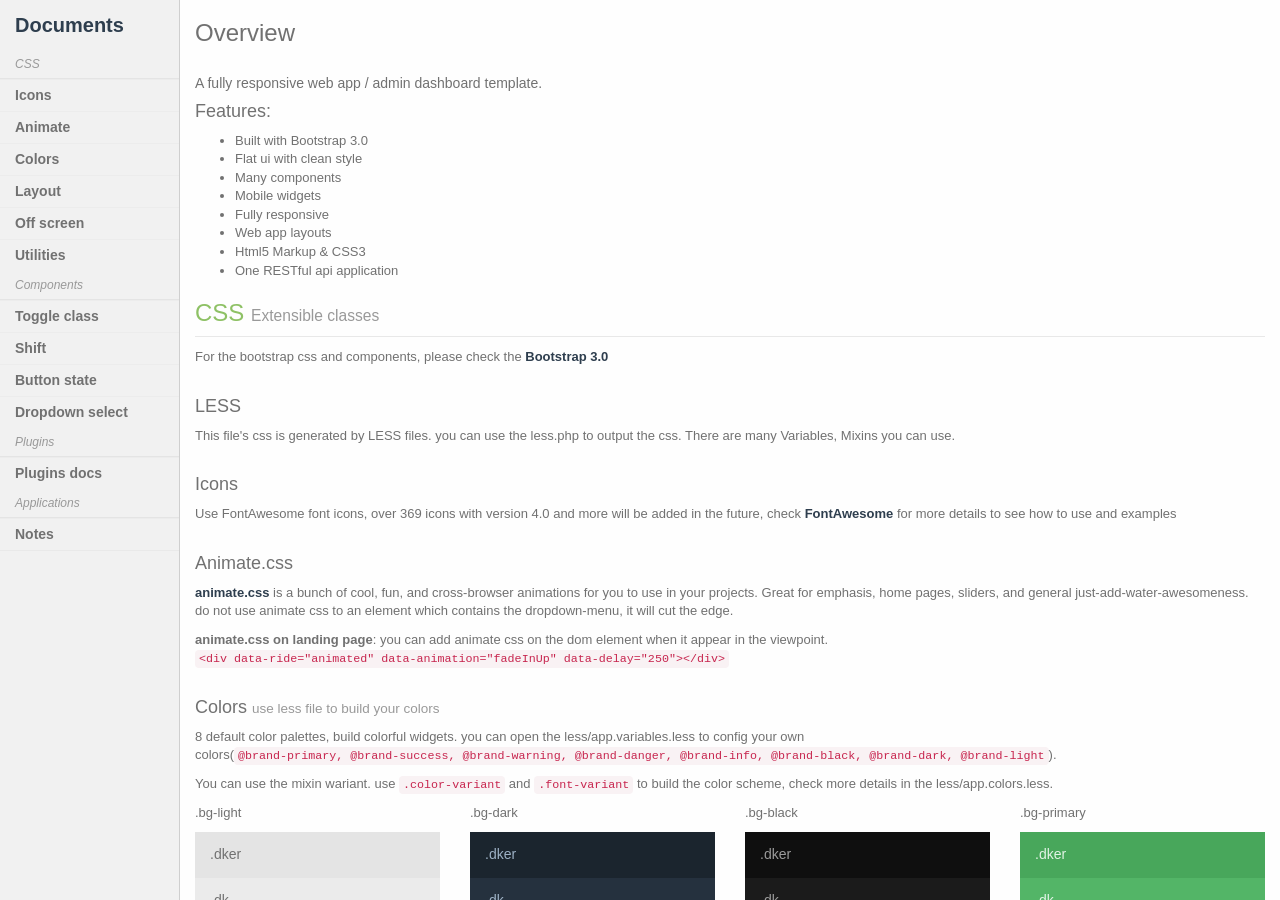
<file: QLSV/QLSV.Web/Skin/docs.html>
<!DOCTYPE html>
<html lang="en" class="app">
<head>
  <meta charset="utf-8" />
  <title>Notebook | Web Application</title>
  <meta name="description" content="app, web app, responsive, admin dashboard, admin, flat, flat ui, ui kit, off screen nav" />
  <meta name="viewport" content="width=device-width, initial-scale=1, maximum-scale=1" /> 
  <link rel="stylesheet" href="css/bootstrap.css" type="text/css" />
  <link rel="stylesheet" href="css/animate.css" type="text/css" />
  <link rel="stylesheet" href="css/font-awesome.min.css" type="text/css" />
  <link rel="stylesheet" href="css/font.css" type="text/css" />
    <link rel="stylesheet" href="css/app.css" type="text/css" />
  <!--[if lt IE 9]>
    <script src="js/ie/html5shiv.js"></script>
    <script src="js/ie/respond.min.js"></script>
    <script src="js/ie/excanvas.js"></script>
  <![endif]-->
</head>
<body>
    <section class="hbox stretch">
    <!-- .aside -->
    <aside class="bg-light aside b-r animated fadeInLeftBig">
      <section class="vbox">
        <header class="header b-b navbar">
          <a class="btn btn-link pull-right visible-xs" data-toggle="class:show" data-target=".nav-primary">
            <i class="fa fa-bars"></i>
          </a>
          <a href="index.html" class="navbar-brand">Documents</a>
        </header>
        <section class="scrollable">
          <nav class="nav-primary hidden-xs nav-docs">
            <ul class="nav">
              <li class="dropdown-header b-b b-light"><em>CSS</em></li>
              <li><a href="#icons">Icons</a></li>
              <li><a href="#animate">Animate</a></li>
              <li><a href="#colors">Colors</a></li>
              <li><a href="#layout">Layout</a></li>
              <li><a href="#offscreen">Off screen</a></li>
              <li><a href="#utilities">Utilities</a></li>                  
              <li class="dropdown-header b-b b-light"><em>Components</em></li>
              <li><a href="#toggle-class">Toggle class</a></li>
              <li><a href="#shift">Shift</a></li>
              <li><a href="#button-state">Button state</a></li>
              <li><a href="#dropdown-select">Dropdown select</a></li>
              <li class="dropdown-header b-b b-light"><em>Plugins</em></li>
              <li><a href="#plugins">Plugins docs</a></li>
              <li class="dropdown-header b-b b-light"><em>Applications</em></li>
              <li><a href="#notes">Notes</a></li>
            </ul>
          </nav>
        </section>
      </section>
    </aside>
    <!-- /.aside -->
    <section id="content">
      <section class="vbox">
        <section class="scrollable bg-light lter" data-spy="scroll" data-target=".nav-primary">
          <section  id="docs">
            <div class="clearfix padder">
              <h3>Overview</h3>
              <h5 class="m-t-lg">A fully responsive web app / admin dashboard template.</h5>
              <h4>Features:</h4>
              <ul>
                <li>Built with Bootstrap 3.0</li>
                <li>Flat ui with clean style</li>
                <li>Many components</li>
                <li>Mobile widgets</li>
                <li>Fully responsive</li>
                <li>Web app layouts</li>
                <li>Html5 Markup & CSS3</li>
                <li>One RESTful api application</li>
              </ul>
              <h3 class="text-success">CSS <small>Extensible classes</small></h3>
              <div class="line"></div>
              <p id="bootstrap">For the bootstrap css and components, please check the <strong><a href="http://getbootstrap.com">Bootstrap 3.0</a></strong></p>

              <h4 id="icons" class="m-t-lg">LESS</h4>
              <p>This file's css is generated by LESS files. you can use the less.php to output the css. There are many Variables, Mixins you can use.</p>

              <h4 id="icons" class="m-t-lg">Icons</h4>
              <p>Use FontAwesome font icons, over 369 icons with version 4.0 and more will be added in the future, check <strong><a href="http://fortawesome.github.io/Font-Awesome/">FontAwesome</a></strong> for more details to see how to use and examples</p>

              <h4 id="animate" class="m-t-lg">Animate.css</h4>
              <p><a href="http://daneden.me/animate/"><strong>animate.css</strong></a> is a bunch of cool, fun, and cross-browser animations for you to use in your projects. Great for emphasis, home pages, sliders, and general just-add-water-awesomeness. do not use animate css to an element which contains the dropdown-menu, it will cut the edge.</p>
              <p><strong>animate.css on landing page</strong>: you can add animate css on the dom element when it appear in the viewpoint. <code>&lt;div data-ride="animated" data-animation="fadeInUp" data-delay="250">&lt;/div></code></p>

              <h4 id="colors" class="m-t-lg">Colors <small>use less file to build your colors</small></h4>
              <p>8 default color palettes, build colorful widgets. you can open the less/app.variables.less to config your own colors(<code>@brand-primary, @brand-success, @brand-warning, @brand-danger, @brand-info, @brand-black, @brand-dark, @brand-light</code>).
              </p>
              <p>You can use the mixin wariant. use <code>.color-variant</code> and <code>.font-variant</code> to build the color scheme, check more details in the less/app.colors.less.</p>
              <div class="row">
                <div class="col-sm-3">
                  <p>.bg-light</p>
                  <div class="bg-light">
                    <h5 class="dker m-n wrapper">.dker</h5>
                    <h5 class="dk m-n wrapper">.dk</h5>
                    <h5 class=" m-n wrapper">.bg-light</h5>
                    <h5 class="lt m-n wrapper">.lt</h5>
                    <h5 class="lter m-n wrapper">.lter</h5>
                  </div>
                </div>                
                <div class="col-sm-3">
                  <p>.bg-dark</p>
                  <div class="bg-dark">
                    <h5 class="dker m-n wrapper">.dker</h5>
                    <h5 class="dk m-n wrapper">.dk</h5>
                    <h5 class=" m-n wrapper">.bg-dark</h5>
                    <h5 class="lt m-n wrapper">.lt</h5>
                    <h5 class="lter m-n wrapper">.lter</h5>
                  </div>
                </div>
                <div class="col-sm-3">
                  <p>.bg-black</p>
                  <div class="bg-black">
                    <h5 class="dker m-n wrapper">.dker</h5>
                    <h5 class="dk m-n wrapper">.dk</h5>
                    <h5 class=" m-n wrapper">.bg-black</h5>
                    <h5 class="lt m-n wrapper">.lt</h5>
                    <h5 class="lter m-n wrapper">.lter</h5>
                  </div>
                </div>
                <div class="col-sm-3">
                  <p>.bg-primary</p>
                  <div class="bg-primary">
                    <h5 class="dker m-n wrapper">.dker</h5>
                    <h5 class="dk m-n wrapper">.dk</h5>
                    <h5 class=" m-n wrapper">.bg-primary</h5>
                    <h5 class="lt m-n wrapper">.lt</h5>
                    <h5 class="lter m-n wrapper">.lter</h5>
                  </div>
                </div>
              </div>
              <div class="row m-t-sm">                
                <div class="col-sm-3">
                  <p>.bg-success</p>
                  <div class="bg-success">
                    <h5 class="dker m-n wrapper">.dker</h5>
                    <h5 class="dk m-n wrapper">.dk</h5>
                    <h5 class=" m-n wrapper">.bg-success</h5>
                    <h5 class="lt m-n wrapper">.lt</h5>
                    <h5 class="lter m-n wrapper">.lter</h5>
                  </div>
                </div>
                <div class="col-sm-3">
                  <p>.bg-info</p>
                  <div class="bg-info">
                    <h5 class="dker m-n wrapper">.dker</h5>
                    <h5 class="dk m-n wrapper">.dk</h5>
                    <h5 class=" m-n wrapper">.bg-info</h5>
                    <h5 class="lt m-n wrapper">.lt</h5>
                    <h5 class="lter m-n wrapper">.lter</h5>
                  </div>
                </div>
                <div class="col-sm-3">
                  <p>.bg-warning</p>
                  <div class="bg-warning">
                    <h5 class="dker m-n wrapper">.dker</h5>
                    <h5 class="dk m-n wrapper">.dk</h5>
                    <h5 class=" m-n wrapper">.bg-warning</h5>
                    <h5 class="lt m-n wrapper">.lt</h5>
                    <h5 class="lter m-n wrapper">.lter</h5>
                  </div>
                </div>
                <div class="col-sm-3">
                  <p>.bg-danger</p>
                  <div class="bg-danger">
                    <h5 class="dker m-n wrapper">.dker</h5>
                    <h5 class="dk m-n wrapper">.dk</h5>
                    <h5 class=" m-n wrapper">.bg-danger</h5>
                    <h5 class="lt m-n wrapper">.lt</h5>
                    <h5 class="lter m-n wrapper">.lter</h5>
                  </div>
                </div>
              </div>
              <h4 id="layout" class="m-t-lg">Layout</h4>
              <p>use .vbox(vertical box) and .hbox(horizontal box) to build the web application layout. you can build the complicated layout as you want.</p>
              <h5><strong>hbox</strong></h5>
              <p>hbox is a horizontal wrapper that you can put columns in it. you can put <code>&lt;aside></code> and <code>&lt;section></code> in it. </p>
              <pre><code class="html"><section class="hbox"><aside class="aside-lg"></aside><section></section></section></code></pre>
              <p>you can use <code>.aside, .aside-sm, .aside-md, .aside-lg</code> to set the width of an aside wrapper. also you can use the Bootstrap grid system, like <code>.col-6, .col-7</code>...</p>
              <p>.stretch box has the 100% height. <code>&lt;section class="hbox stretch">&lt;/section></code></p>
              <h5><strong>vbox</strong></h5>
              <p>vbox is a vertical wrapper that you can put the row in it. </p>
              <pre><code class="html"><section class="vbox"><header class="header"></header><section class="w-f"></section><footer class="footer"></footer></section></code></pre>
              <p>.w-f means this vbox have a footer</p>
              <p>.flex vbox let you put a flex height of the header/footer.</p>
              <pre><code class="html">&lt;section class="vbox flex"><header></header><section><section><section></section></section></section><footer></footer>&lt;/section></code></pre>
              <h5><strong>Example</strong></h5>
              <div class="row">
                <div class="col-sm-6">
                  <p>.hbox</p>
                  <div style="height:250px">
                    <div class="app">
                      <section class="hbox stretch bg-light">
                        <aside class="lt">aside</aside>
                        <section>section</section>
                        <aside class="dk">aside</aside>
                      </section>
                    </div>
                  </div>
                </div>
                <div class="col-sm-6">
                  <p>.vbox</p>
                  <div style="height:250px">
                    <div class="app">
                      <section class="vbox bg-light">
                        <header class="header lt"><span class="pull-in">header</span></header>
                        <footer class="footer dk"><span class="pull-in">footer</span></footer>
                        <section>section</section>                    
                      </section>
                    </div>
                  </div>
                </div>
              </div>
              <h5><strong>Application layout</strong></h5>
              <p>you can use the .app on the html tag to build the app layout <code>&lt;html class="app">&lt;/html></code></p>
              <h4 id="offscreen" class="m-t-lg">Off screen nav</h4>
              <p>Support three nav styles on mobile, "Pull down", "push left", "push right"</p>
              <h5><strong>Pull down</strong></h5>
              <p>use <code>data-toggle="class:show" data-target=".nav-primary"</code> to trigger the nav pull down in the header</p>
        <pre><code class="html"><a class="btn btn-link visible-xs" data-toggle="class:show" data-target=".nav-primary">
          <i class="icon-reorder"></i>
        </a></code></pre>
              <h5><strong>off screen push left</strong></h5>
              <p>use <code>data-toggle="class:nav-off-screen" data-target="#nav"</code> to trigger the off screen nav</p>
        <pre><code class="html"><a class="btn btn-link visible-xs" data-toggle="class:nav-off-screen" data-target="#nav">
        <i class="icon-reorder"></i>
        </a></code></pre>
              <p>use <code>data-toggle="class:nav-off-screen" data-target="#nav"</code> to toggle back in the body</p>
        <pre><code class="html"><a href="#" class="hide nav-off-screen-block" data-toggle="class:nav-off-screen" data-target="#nav"></a></code></pre>
              <h5><strong>off screen push right</strong></h5>
              <p>use <code>data-toggle="class:nav-off-screen push-right" data-target="body"</code></p>
        <pre><code class="html"><a class="btn btn-link visible-xs" data-toggle="class:nav-off-screen push-right" data-target="body">
        <i class="icon-reorder"></i>
        </a></code></pre>


              <h3 id="utilities" class="text-danger">CSS Utilities</h3>
              <table class="table table-border">
                <tbody>
                  <tr class="bg-light">
                    <td colspan="2">Button size <em>(Specific button size)</em></td>
                  </tr>
                  <tr>
                    <td>.btn-s-xs</td>
                    <td>width:90px</td>
                  </tr>
                  <tr>
                    <td>.btn-s-sm</td>
                    <td>width:100px</td>
                  </tr>
                  <tr>
                    <td>.btn-s-md</td>
                    <td>width:120px</td>
                  </tr>
                  <tr>
                    <td>.btn-s-lg</td>
                    <td>width:150px</td>
                  </tr>
                  <tr>
                    <td>.btn-s-xl</td>
                    <td>width:200px</td>
                  </tr>
                  <tr class="bg-light">
                    <td colspan="2">Vertical align <em>(When you use the .hbox you can use these classes on the aside)</em></td>
                  </tr>
                  <tr>
                    <td>.v-middle</td>
                    <td>vertical align: middle</td>
                  </tr>
                  <tr>
                    <td>.v-top</td>
                    <td>vertical align: top</td>
                  </tr>
                  <tr>
                    <td>.v-bottom</td>
                    <td>vertical align: bottom</td>
                  </tr>
                  <tr class="bg-light">
                    <td colspan="2">Margin</td>
                  </tr>
                  <tr>
                    <td>.m</td>
                    <td>margin: 15px</td>
                  </tr>
                  <tr>
                    <td>.m-xs</td>
                    <td>margin: 5px</td>
                  </tr>
                  <tr>
                    <td>.m-sm</td>
                    <td>margin: 10px</td>
                  </tr>
                  <tr>
                    <td>.m-md</td>
                    <td>margin: 20px</td>
                  </tr>
                  <tr>
                    <td>.m-lg</td>
                    <td>margin: 30px</td>
                  </tr>
                  <tr>
                    <td>.m-n</td>
                    <td>margin: 0px</td>
                  </tr>
                  <tr>
                    <td>.m-l</td>
                    <td>margin-left: 15px</td>
                  </tr>
                  <tr>
                    <td>.m-l-xs</td>
                    <td>margin-left: 5px</td>
                  </tr>
                  <tr>
                    <td>.m-l-sm</td>
                    <td>margin-left: 10px</td>
                  </tr>
                  <tr>
                    <td>.m-l-md</td>
                    <td>margin-left: 20px</td>
                  </tr>
                  <tr>
                    <td>.m-l-lg</td>
                    <td>margin-left: 30px</td>
                  </tr>
                  <tr>
                    <td>.m-l-xl</td>
                    <td>margin-left: 40px</td>
                  </tr>
                  <tr>
                    <td>.m-l-none</td>
                    <td>margin-left: 0px</td>
                  </tr>
                  <tr>
                    <td>.m-l-n</td>
                    <td>margin-left: -15px</td>
                  </tr>
                  <tr>
                    <td>.m-l-n-xxs</td>
                    <td>margin-left: -1px</td>
                  </tr>
                  <tr>
                    <td>.m-l-n-xs</td>
                    <td>margin-left: -5px</td>
                  </tr>
                  <tr>
                    <td>.m-l-n-sm</td>
                    <td>margin-left: -10px</td>
                  </tr>
                  <tr>
                    <td>.m-l-n-md</td>
                    <td>margin-left: -20px</td>
                  </tr>
                  <tr>
                    <td>.m-l-n-lg</td>
                    <td>margin-left: -30px</td>
                  </tr>
                  <tr>
                    <td>.m-l-n-xl</td>
                    <td>margin-left: -40px</td>
                  </tr>
                  <tr>
                    <td colspan="2">.m-r <em>(margin right)</em> , m-t <em>(margin top)</em> , m-b <em>(margin bottom)</em> have the same classes as the .m-l.</td>
                  </tr>
                  <tr class="bg-light">
                    <td colspan="2">Border</td>
                  </tr>
                  <tr>
                    <td>.b-a</td>
                    <td>border:1px solid @border-color(see app.variables.less)</td>
                  </tr>
                  <tr>
                    <td>.b-l</td>
                    <td>border left</td>
                  </tr>
                  <tr>
                    <td>.b-t</td>
                    <td>border top</td>
                  </tr>
                  <tr>
                    <td>.b-r</td>
                    <td>border right</td>
                  </tr>
                  <tr>
                    <td>.b-b</td>
                    <td>border bottom</td>
                  </tr>
                  <tr>
                    <td>.b-light, .b-dark, .b-primary, .b-success, .b-info, .b-warning, .b-danger, .b-black, .b-white</td>
                    <td>border with specific color.</td>
                  </tr>
                  <tr>
                    <td>.b-2x</td>
                    <td>border width with 2px</td>
                  </tr>
                  <tr>
                    <td>.b-3x</td>
                    <td>border width with 3px</td>
                  </tr>
                  <tr class="bg-light">
                    <td colspan="2">Radius</td>
                  </tr>
                  <tr>
                    <td>.r</td>
                    <td>border-radius: @border-radius-base</td>
                  </tr>
                  <tr>
                    <td>.r-l</td>
                    <td>border-radius: @border-radius-base 0 0 @border-radius-base</td>
                  </tr>
                  <tr>
                    <td>.r-r</td>
                    <td>border-radius: 0 @border-radius-base @border-radius-base 0</td>
                  </tr>
                  <tr>
                    <td>.r-t</td>
                    <td>border-radius: @border-radius-base @border-radius-base 0 0</td>
                  </tr>
                  <tr>
                    <td>.r-b</td>
                    <td>border-radius: 0 0 @border-radius-base @border-radius-base</td>
                  </tr>
                  <tr class="bg-light">
                    <td colspan="2">Others</td>
                  </tr>
                  <tr>
                    <td>.padder</td>
                    <td>padding-left:15px; padding-right:15px</td>
                  </tr>
                  <tr>
                    <td>.padder-v</td>
                    <td>padding-top:15px; padding-bottom:15px</td>
                  </tr>
                  <tr>
                    <td>.wrapper</td>
                    <td>padding:15px</td>
                  </tr>
                  <tr>
                    <td>.text-uc</td>
                    <td>text uppercase</td>
                  </tr>
                  <tr>
                    <td>.text-lt</td>
                    <td>text line through</td>
                  </tr>
                  <tr>
                    <td>.text-ul</td>
                    <td>text under line</td>
                  </tr>
                </tbody>
              </table>
              
              <h3 class="text-info">Components <small>Lightweight components to best practice on mobile</small></h3>
              <div class="line"></div>


              <h4 id="toggle-class">Toggle class</h4>
              <p>It's easy to change a dom class by click on another dom element.</p>
              <h5><strong>Usage</strong></h5>
              <p>
                Add <code>data-toggle="class:className"</code> and <code>data-target="#target"</code> to a link or button to toggle a class.
              </p>
              <h5><strong>Example</strong></h5>
              <button class="btn btn-default m-b" id="btn" data-toggle="class:btn-success" data-target="#btn">
                Toggle the background
              </button>
        <pre><code class="html"><button class="btn btn-default" data-toggle="class:btn-success" data-target="#btn">
          Toggle the background
        </button></code></pre>

              <h4 id="shift" class="m-t-lg">Shift</h4>
              <p>Shift js let you change the dom which have different position from mobile to desktop, it avoid to use duplicate elements.</p>
              <div id="shift-target"><strong>Usage</strong></div>
              <p>
                Add <code>data-toggle="shift:insertBefore"</code> and <code>data-target="#target"</code> to the dom that you want to shift.
              </p>
              <div class="panel shift b-light" data-toggle="shift:insertBefore" data-target="#shift-target"><div class="panel-body">Put me before "Usage" on mobile</div></div>
        <pre><code class="html"><div class="shift" data-toggle="shift:insertBefore" data-target="#shift-target">
          Put me before "Usage" on mobile
        </div></code></pre>
              <p>it also support <code>data-toggle="shift:appendTo"</code>, <code>data-toggle="shift:prependTo"</code>, <code>data-toggle="shift:insertAfter"</code></p>

              <h4 id="button-state" class="m-t-lg">Button state</h4>
              <p>Change the button state when click on it. add <code>.text</code> <code>.text-active</code></p>
              <h5><strong>Example</strong></h5>
              <button class="btn btn-default m-b" data-toggle="button">
                <span class="text">More</span>
                <span class="text-active">Less</span>
              </button>
        <pre><code class="html"><button class="btn btn-default" data-toggle="button">
        <span class="text">More</span>
        <span class="text-active">Less</span>
        </button></code></pre>
              <h5><strong>With icons</strong></h5>
              <button class="btn btn-default m-b" data-toggle="button">
                <span class="text">
                  <i class="fa fa-thumbs-up text-success"></i> 25
                </span>
                <span class="text-active">
                  <i class="fa fa-thumbs-down text-danger"></i> 10
                </span>
              </button>
        <pre><code class="html"><button class="btn btn-default" data-toggle="button">
        <span class="text">
          <i class="fa fa-thumbs-up text-success"></i> 25
        </span>
        <span class="text-active">
          <i class="fa fa-thumbs-down text-danger"></i> 10
        </span>
        </button></code></pre>

        <h4 id="dropdown-select" class="m-t-lg">Dropdown select</h4>
              <p>Support radio and checkbox dropdown select</p>
              <h5><strong>Usage</strong></h5>
              <p>add <code>.dropdown-menu</code> class on dropdown-menu.</p>
              <div class="btn-group">
                <button data-toggle="dropdown" class="btn btn-sm btn-default dropdown-toggle">
                  <span class="dropdown-label">Option1</span> 
                  <span class="caret"></span>
                </button>
                <ul class="dropdown-menu dropdown-select">
                    <li class="active"><a href="#"><input type="radio" name="d-s-r" checked="">Option1</a></li>
                    <li><a href="#"><input type="radio" name="d-s-r">Option2</a></li>
                    <li><a href="#"><input type="radio" name="d-s-r">Option3</a></li>
                    <li class="disabled"><a href="#"><input type="radio" name="d-s-r" disabled="">I'm disabled</a></li>
                </ul>
              </div>
        <pre class="m-t"><code class="html"><div class="btn-group">
        <button data-toggle="dropdown" class="btn btn-sm btn-default dropdown-toggle">
          <span class="dropdown-label">Option1</span> 
          <span class="caret"></span>
        </button>
        <ul class="dropdown-menu dropdown-select">
            <li class="active"><a href="#"><input type="radio" name="d-s-r" checked="">Option1</a></li>
            <li><a href="#"><input type="radio" name="d-s-r">Option2</a></li>
            <li><a href="#"><input type="radio" name="d-s-r">Option3</a></li>
            <li class="disabled"><a href="#"><input type="radio" name="d-s-r" disabled="">I'm disabled</a></li>
        </ul>
        </div>
        </code></pre>
              <div class="btn-group">
                <button data-toggle="dropdown" class="btn btn-sm btn-default dropdown-toggle">
                  <span class="dropdown-label" data-placeholder="Please select">Please select</span> 
                  <span class="caret"></span>
                </button>
                <ul class="dropdown-menu dropdown-select">
                    <li><a href="#"><input type="checkbox" name="d-s-c-1">Option1</a></li>
                    <li><a href="#"><input type="checkbox" name="d-s-c-2">Option2</a></li>
                    <li><a href="#"><input type="checkbox" name="d-s-c-3">Option3</a></li>
                    <li><a href="#"><input type="checkbox" name="d-s-c-4">Option4</a></li>
                    <li><a href="#"><input type="checkbox" name="d-s-c-5">Option5</a></li>
                </ul>
              </div>
        <pre class="m-t"><code class="html"><div class="btn-group">
        <button data-toggle="dropdown" class="btn btn-sm btn-default dropdown-toggle">
          <span class="dropdown-label" data-placeholder="Please select">Please select</span> 
          <span class="caret"></span>
        </button>
        <ul class="dropdown-menu dropdown-select">
            <li><a href="#"><input type="checkbox" name="d-s-c-1">Option1</a></li>
            <li><a href="#"><input type="checkbox" name="d-s-c-2">Option2</a></li>
            <li><a href="#"><input type="checkbox" name="d-s-c-3">Option3</a></li>
            <li><a href="#"><input type="checkbox" name="d-s-c-4">Option4</a></li>
            <li><a href="#"><input type="checkbox" name="d-s-c-5">Option5</a></li>
        </ul>
        </div>
        </code></pre>
        <h3 class="text-info" id="plugins">Plugins</h3>
        <div class="line"></div>                   
        <div class="row">
          <div class="col-md-6">
              <h4 class="m-t-lg">Fuelux</h4>
              <p>Check the online <a href="https://github.com/ExactTarget/fuelux"><strong>document</strong></a>. </p>
              <p>enhanced the pillbox.</p>

              <h4 class="m-t-lg">Fullcalendar</h4>
              <p>Check the online <a href="http://arshaw.com/fullcalendar/"><strong>document</strong></a>. </p>
              <p>Use pillbox to create an event and drag on to the calendar. it also use jquery touch-punch to support on touchable screen.</p>

              <h4 class="m-t-lg">Calendar</h4>
              <p>Check the online <a href="https://github.com/xero/bootstrap_calendar"><strong>document</strong></a>. </p>

              <h4 class="m-t-lg">Datatables</h4>
              <p>Check the online <a href="http://datatables.net/"><strong>document</strong></a>. </p>

              <h4 class="m-t-lg">Google map</h4>
              <p>Check the online <a href="http://hpneo.github.com/gmaps/"><strong>document</strong></a>. </p>

              <h4 class="m-t-lg">Markdown</h4>
              <p>Check the online <a href="https://github.com/OscarGodson/EpicEditor"><strong>document</strong></a>. </p>

              <h4 class="m-t-lg">Nestable</h4>
              <p>Check the online <a href="http://dbushell.github.io/Nestable/"><strong>document</strong></a>. </p>

              <h4 class="m-t-lg">Slider</h4>
              <p>Check the online <a href="http://www.eyecon.ro/bootstrap-slider"><strong>document</strong></a>. </p>

              <h4 class="m-t-lg">WYSISYG</h4>
              <p>Check the online <a href="http://github.com/mindmup/bootstrap-wysiwyg"><strong>document</strong></a>. </p>
          </div>
          <div class="col-md-6">
              <h4 class="m-t-lg">Sortable</h4>
              <p>Check the online <a href="http://farhadi.ir/projects/html5sortable"><strong>document</strong></a>. </p>

              <h4 class="m-t-lg">Flotchart</h4>
              <p>Check the online <a href="http://www.flotcharts.org/"><strong>document</strong></a>. </p>

              <h4 class="m-t-lg">Sparklines</h4>
              <p>Check the online <a href="http://omnipotent.net/jquery.sparkline"><strong>document</strong></a>. </p>

              <h4 class="m-t-lg">Easy pie chart</h4>
              <p>Check the online <a href="http://rendro.github.io/easy-pie-chart"><strong>document</strong></a>. </p>

              <h4 class="m-t-lg">Parsley</h4>
              <p>Check the online <a href="http://parsleyjs.org/"><strong>document</strong></a>. </p>
              
              <h4 class="m-t-lg">Select2</h4>
              <p>Check the online <a href="http://ivaynberg.github.io/select2/"><strong>document</strong></a>. </p>

              <h4 class="m-t-lg">Combodate</h4>
              <p>Check the online <a href="http://vitalets.github.io/combodate/"><strong>document</strong></a>. </p>

              <h4 class="m-t-lg">Datepicker</h4>
              <p>Check the online <a href="http://www.eyecon.ro/bootstrap-datepicker"><strong>document</strong></a>. </p>

              <h4 class="m-t-lg">File-input</h4>
              <p>Check the online <a href="http://dev.tudosobreweb.com.br/bootstrap-filestyle/"><strong>document</strong></a>. </p>

              <h4 class="m-t-lg">Intro</h4>
              <p>Check the online <a href="https://github.com/usablica/intro.js"><strong>document</strong></a>. </p>
          </div>
        </div>
              <h3 class="text-primary">Applications <small>built with Backbone</small></h3>
              <div class="line"></div>
              <h4 id="notes" class="m-t-lg">Notes</h4>
              <p>Notes is web application with CRUD(create, read, update, delete) and Search function. it built with Backbone and underscore, also used moment.js for time display. it use backbone localStorage for data model. but also you can replace with the RESTful api. </p>

              <p>It use php <a href="http://www.slimframework.com/">Slim framework</a> for the RESTful api. </p>
              <ol>
                <li>Create a Mysql database 'app'</li>
                <li>Use the 'api/notes.sql' to create a note table</li>
                <li>Change the 'api/index.php' to config the database address/name/password</li>
                <li>Change the 'js/apps/notes.js', switch the 'localStorage' to 'url' in the Notelist collection. (comment the line 32 and remove the comment on line 35)</li>
              </ol>

              <h4 id="tasks" class="m-t-lg">Chrome app</h4>
              <p>For more how to build chrome app, please check <a href="http://developer.chrome.com/apps/first_app.html" class="text-info"><strong>here</strong></a> </p>

              <h4 class="m-t-lg">Cross browser compatibility</h4>
              <p>Use response.js to support IE8 media queries and html5.js to support html5 markups.</p>
        <pre><code class="html"><!--[if lt IE 9]>
        <script src="js/ie/respond.min.js"></script>
        <script src="js/ie/html5.js"></script>
        <script src="js/ie/excanvas.js"></script>
        <![endif]--></code></pre>       
            </div>
          </section>
        </section>
      </section>
    </section>
  </section>
  <script src="js/jquery.min.js"></script>
  <!-- Bootstrap -->
  <script src="js/bootstrap.js"></script>
  <!-- App -->
  <script src="js/app.js"></script>
  <script src="js/app.plugin.js"></script>
  <script src="js/slimscroll/jquery.slimscroll.min.js"></script>
  
</body>
</html>
</file>
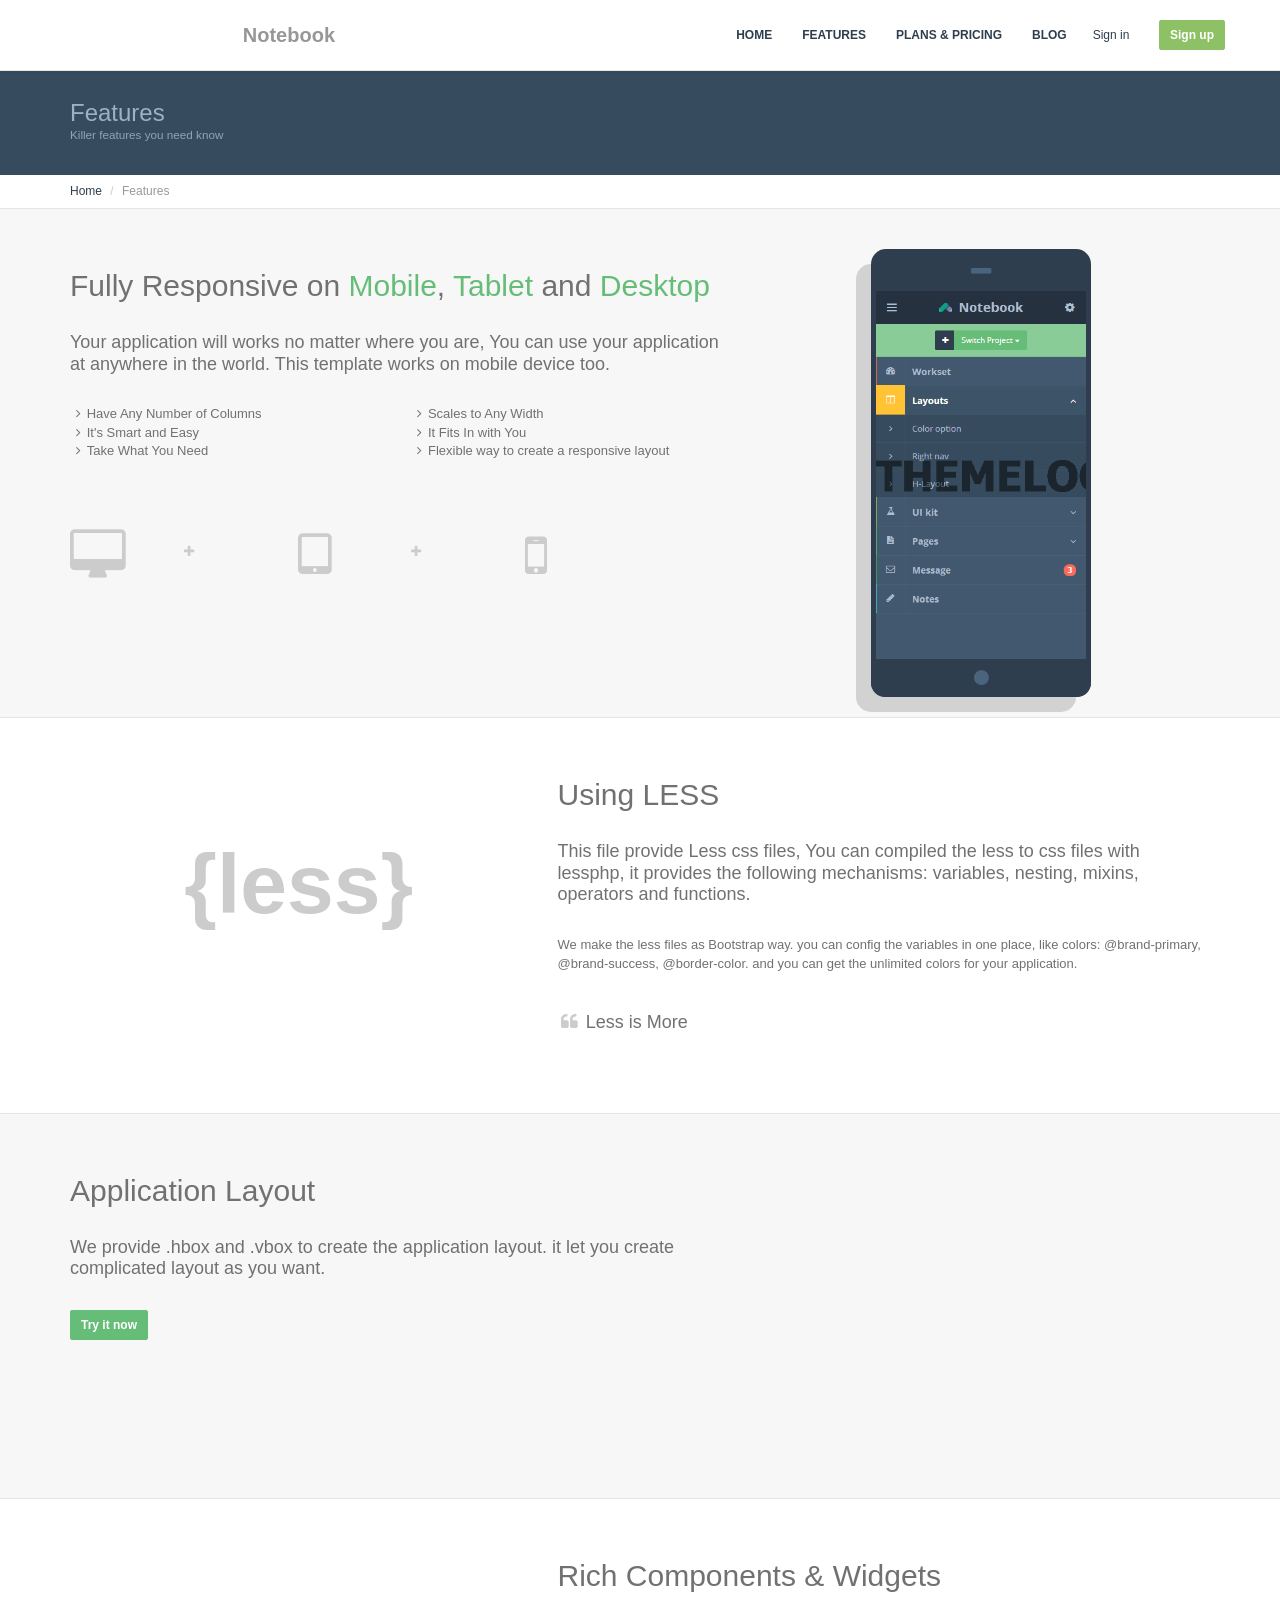
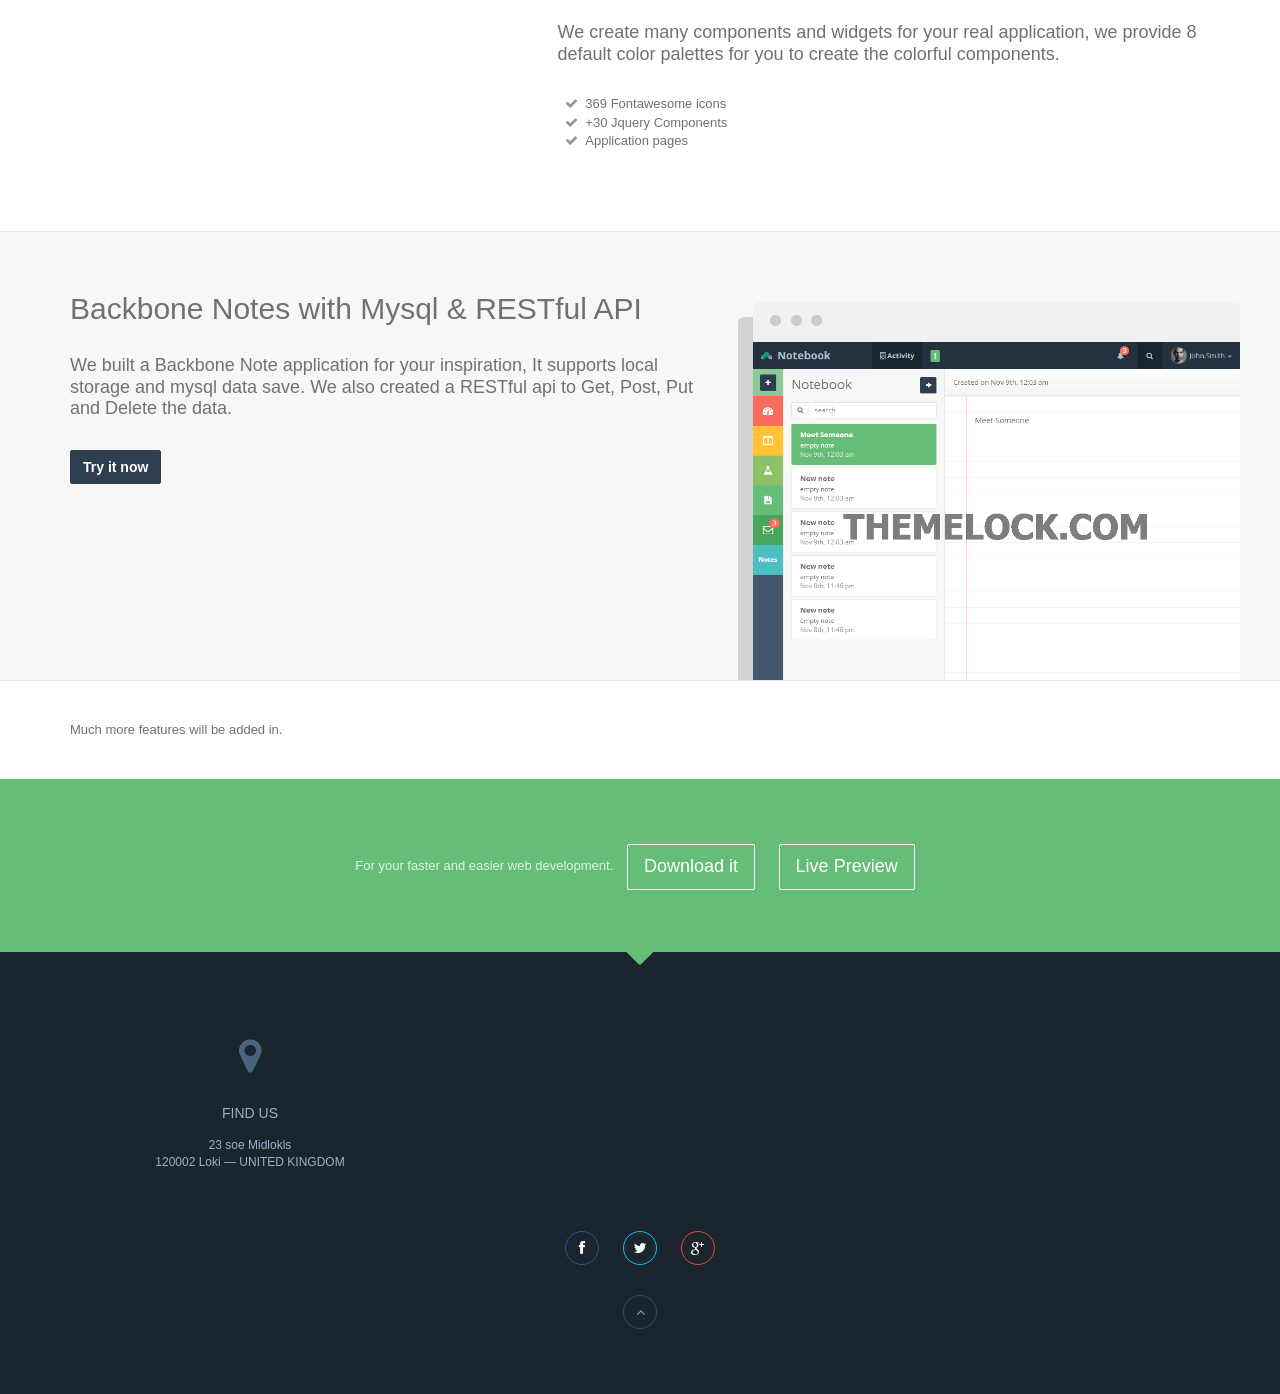
<file: QLSV/QLSV.Web/Skin/features.html>
<!DOCTYPE html>
<html lang="en" class="">
<head>
  <meta charset="utf-8" />
  <title>Notebook | Web Application</title>
  <meta name="description" content="app, web app, responsive, admin dashboard, admin, flat, flat ui, ui kit, off screen nav" />
  <meta name="viewport" content="width=device-width, initial-scale=1, maximum-scale=1" /> 
  <link rel="stylesheet" href="css/bootstrap.css" type="text/css" />
  <link rel="stylesheet" href="css/animate.css" type="text/css" />
  <link rel="stylesheet" href="css/font-awesome.min.css" type="text/css" />
  <link rel="stylesheet" href="css/font.css" type="text/css" />
  <link rel="stylesheet" href="css/landing.css" type="text/css" />
  <link rel="stylesheet" href="css/app.css" type="text/css" />
  <!--[if lt IE 9]>
    <script src="js/ie/html5shiv.js"></script>
    <script src="js/ie/respond.min.js"></script>
    <script src="js/ie/excanvas.js"></script>
  <![endif]-->
</head>
<body>
  	
  <!-- header -->
  <header id="header" class="navbar navbar-fixed-top bg-white box-shadow b-b b-light"  data-spy="affix" data-offset-top="1">
    <div class="container">
      <div class="navbar-header">        
        <a href="#" class="navbar-brand"><img src="images/logo.png" class="m-r-sm"><span class="text-muted">Notebook</span></a>
        <button class="btn btn-link visible-xs" type="button" data-toggle="collapse" data-target=".navbar-collapse">
          <i class="fa fa-bars"></i>
        </button>
      </div>
      <div class="collapse navbar-collapse">
        <ul class="nav navbar-nav navbar-right">
          <li class="active">
            <a href="landing.html">Home</a>
          </li>
          <li>
            <a href="features.html">Features</a>
          </li>
          <li>
            <a href="price.html">Plans & Pricing</a>
          </li>
          <li>
            <a href="blog.html">Blog</a>
          </li>
          <li>
            <div class="m-t-sm"><a href="signin.html" class="btn btn-link btn-sm">Sign in</a> <a href="signup.html" class="btn btn-sm btn-success m-l"><strong>Sign up</strong></a></div>
          </li>
        </ul>
      </div>
    </div>
  </header>
  <!-- / header -->
	<section id="content">
	  <div class="bg-dark lt">
      <div class="container">
        <div class="m-b-lg m-t-lg">
          <h3 class="m-b-none">Features</h3>
          <small class="text-muted">Killer features you need know</small>
        </div>
      </div>
    </div>
    <div class="bg-white b-b b-light">
      <div class="container">      
        <ul class="breadcrumb no-border bg-empty m-b-none m-l-n-sm">
          <li><a href="landing.html">Home</a></li>
          <li class="active">Features</li>
        </ul>
      </div>
    </div>
    <div>
      <div class="container m-t-xl">
        <div class="row">
          <div class="col-sm-7">
            <h2 class="font-thin m-b-lg">Fully Responsive on <span class="text-primary">Mobile</span>, <span class="text-primary">Tablet</span> and <span class="text-primary">Desktop</span></h2>
            <p class="h4 m-b-lg l-h-1x">Your application will works no matter where you are, You can use your application at anywhere in the world. This template works on mobile device too.
            </p>
            <div class="row m-b-xl">
              <div class="col-sm-6"><i class="fa fa-fw fa-angle-right"></i>Have Any Number of Columns</div>
              <div class="col-sm-6"><i class="fa fa-fw fa-angle-right"></i>Scales to Any Width</div>
              <div class="col-sm-6"><i class="fa fa-fw fa-angle-right"></i>It's Smart and Easy</div>
              <div class="col-sm-6"><i class="fa fa-fw fa-angle-right"></i>It Fits In with You</div>
              <div class="col-sm-6"><i class="fa fa-fw fa-angle-right"></i>Take What You Need</div>
              <div class="col-sm-6"><i class="fa fa-fw fa-angle-right"></i>Flexible way to create a responsive layout</div>
            </div>
            <p class="clearfix">&nbsp;</p>
            <div class="row m-b-xl">
              <div class="col-xs-2"><i class="fa fa-desktop fa-4x icon-muted"></i></div>
              <div class="col-xs-2"><i class="fa fa-plus icon-muted m-t"></i></div>
              <div class="col-xs-2"><i class="fa fa-tablet fa-4x icon-muted"></i></div>
              <div class="col-xs-2"><i class="fa fa-plus icon-muted m-t"></i></div>
              <div class="col-xs-2"><i class="fa fa-mobile fa-4x icon-muted"></i></div>
            </div>
          </div>
          <div class="col-sm-5 text-center">
            <section class="panel bg-dark inline aside-md no-border device phone animated fadeInRightBig">
              <header class="panel-heading text-center">
                <i class="fa fa-minus fa-2x icon-muted m-b-n-xs block"></i>
              </header>
              <div class="m-l-xs m-r-xs">
                <div class="carousel auto slide" id="c-fade" data-interval="3000">
                    <div class="carousel-inner">
                      <div class="item active text-center">
                        <img src="images/phone-2.png" class="img-full" >
                      </div>
                      <div class="item text-center">
                        <img src="images/phone-1.png" class="img-full" >
                      </div>
                    </div>
                </div>
              </div>
              <footer class="bg-dark text-center panel-footer no-border">
                <i class="fa fa-circle icon-muted fa-lg"></i>
              </footer>
            </section>
          </div>
        </div>        
      </div>
    </div>
    <div class="bg-white b-t b-light">
      <div class="container">
        <div class="row m-t-xl m-b-xl">
          <div class="col-sm-5 text-center clearfix m-t-xl" data-ride="animated" data-animation="fadeInLeftBig">
            <div class="h1 font-bold m-t-xl m-b-xl"><span class="fa-2x icon-muted">{less}</span></div>
          </div>
          <div class="col-sm-7">
            <h2 class="font-thin m-b-lg">Using LESS</h2>
            <p class="h4 m-b-lg l-h-1x">This file provide Less css files, You can compiled the less to css files with lessphp, it provides the following mechanisms: variables, nesting, mixins, operators and functions.
            </p>
            <p class="m-b-xl">We make the less files as Bootstrap way. you can config the variables in one place, like colors: @brand-primary, @brand-success, @border-color. and you can get the unlimited colors for your application.</p>
            <p class="m-t-xl m-b-xl h4"><i class="fa fa-quote-left fa-fw fa-1x icon-muted"></i> Less is More</p>
          </div>
        </div>
      </div>
    </div>
    <div class="b-t b-light">
      <div class="container m-t-xl">
        <div class="row">
          <div class="col-sm-7">
            <h2 class="font-thin m-b-lg">Application Layout</h2>
            <p class="h4 m-b-lg l-h-1x">We provide .hbox and .vbox to create the application layout. it let you create complicated layout as you want.
            </p>
            <p class="m-b-xl">
              <a href="index.html" class="btn btn-sm btn-primary font-bold">Try it now</a>
            </p>
          </div>
          <div class="col-sm-5 text-center"  data-ride="animated" data-animation="fadeInUp" >
            <section class="panel bg-dark m-t-lg m-r-n-lg m-b-n-lg no-border device animated fadeInUp">
              <header class="panel-heading text-left">
                <i class="fa fa-circle fa-fw icon-muted"></i>
                <i class="fa fa-circle fa-fw icon-muted"></i>
                <i class="fa fa-circle fa-fw icon-muted"></i>
              </header>
              <img src="images/main.png" class="img-full" >
            </section>
          </div>
        </div>        
      </div>
    </div>
    <div class="bg-white b-t b-light pos-rlt">
      <div class="container">
        <div class="row m-t-xl m-b-xl">
          <div class="col-sm-5 text-center clearfix m-t-xl"  data-ride="animated" data-animation="fadeInLeftBig">
            <div class="h3 font-bold m-t-xl m-b-xl">
              <i class="fa fa-circle text-primary fa-2x"></i>
              <i class="fa fa-circle text-info fa-2x"></i>
              <i class="fa fa-circle text-success fa-2x"></i>
              <i class="fa fa-circle text-warning fa-2x"></i>
              <i class="fa fa-circle text-danger fa-2x"></i>
              <i class="fa fa-circle text-dark fa-2x"></i>
              <i class="fa fa-circle text-light fa-2x"></i>
            </div>
          </div>
          <div class="col-sm-7">
            <h2 class="font-thin m-b-lg">Rich Components & Widgets</h2>
            <p class="h4 m-b-lg l-h-1x">We create many components and widgets for your real application, we provide 8 default color palettes for you to create the colorful components. 
            </p>
            <ul class="m-b-xl fa-ul">
              <li><i class="fa fa-li fa-check text-muted"></i>369 Fontawesome icons</li>
              <li><i class="fa fa-li fa-check text-muted"></i>+30 Jquery Components</li>
              <li><i class="fa fa-li fa-check text-muted"></i>Application pages</li>
            </ul>
          </div>
        </div>
      </div>
    </div>
    <div class="b-t b-light">
      <div class="container m-t-xl">
        <div class="row">
          <div class="col-sm-7">
            <h2 class="font-thin m-b-lg">Backbone Notes with Mysql & RESTful API</h2>
            <p class="h4 m-b-lg l-h-1x">
              We built a Backbone Note application for your inspiration, It supports local storage and mysql data save. We also created a RESTful api to Get, Post, Put and Delete the data.
            </p>
            <p class="m-b-xl">
              <a href="notebook.html" class="btn btn-dark font-bold">Try it now</a>
            </p>
          </div>
          <div class="col-sm-5 text-center" data-ride="animated" data-animation="fadeInRightBig" >
            <section class="panel bg-light m-t-lg m-r-n-lg m-b-n-lg no-border device animated fadeInUp">
              <header class="panel-heading text-left">
                <i class="fa fa-circle fa-fw icon-muted"></i>
                <i class="fa fa-circle fa-fw icon-muted"></i>
                <i class="fa fa-circle fa-fw icon-muted"></i>
              </header>
              <img src="images/app.png" class="img-full" >
            </section>
          </div>
        </div>        
      </div>
    </div>
    <div class="b-t b-light pos-rlt bg-white">
      <div class="container">
        <p class="m-t-xl m-b-xl">Much more features will be added in.  </p>           
      </div>
    </div>
	</section>
  
  <!-- footer -->
  <footer id="footer">
    <div class="bg-primary text-center">
      <div class="container wrapper">
        <div class="m-t-xl m-b">
          For your faster and easier web development.
          <a href="http://themeforest.net/user/Flatfull/portfolio?ref=flatfull" target="_blank" class="btn btn-lg btn-dark b-white bg-empty m-sm">Download it</a>
          <a href="index.html" target="_blank" class="btn btn-lg btn-warning b-white bg-empty m-sm">Live Preview</a>
        </div>
      </div>
      <i class="fa fa-caret-down fa-4x text-primary m-b-n-lg block"></i>
    </div>
    <div class="bg-dark dker wrapper">
      <div class="container text-center m-t-lg">
        <div class="row m-t-xl m-b-xl">
          <div class="col-sm-4" data-ride="animated" data-animation="fadeInLeft" data-delay="300">
            <i class="fa fa-map-marker fa-3x icon-muted"></i>
            <h5 class="text-uc m-b m-t-lg">Find Us</h5>
            <p class="text-sm">23 soe Midlokls <br>
              120002 Loki — UNITED KINGDOM
             </p>
          </div>
          <div class="col-sm-4" data-ride="animated" data-animation="fadeInUp" data-delay="600">
            <i class="fa fa-envelope-o fa-3x icon-muted"></i>
            <h5 class="text-uc m-b m-t-lg">Mail Us</h5>
            <p class="text-sm"><a href="mailto:hey@example.com">info@example.com</a></p>
          </div>
          <div class="col-sm-4" data-ride="animated" data-animation="fadeInRight" data-delay="900">
            <i class="fa fa-globe fa-3x icon-muted"></i>
            <h5 class="text-uc m-b m-t-lg">Join Us</h5>
            <p class="text-sm">Send your resume to <br><a href="mailto:hey@example.com">recruit@example.com</a></p>
          </div>
        </div>
        <div class="m-t-xl m-b-xl">
          <p>
            <a href="#" class="btn btn-icon btn-rounded btn-facebook bg-empty m-sm"><i class="fa fa-facebook"></i></a>
            <a href="#" class="btn btn-icon btn-rounded btn-twitter bg-empty m-sm"><i class="fa fa-twitter"></i></a>
            <a href="#" class="btn btn-icon btn-rounded btn-gplus bg-empty m-sm"><i class="fa fa-google-plus"></i></a>
          </p>
          <p>
            <a href="#content" data-jump="true" class="btn btn-icon btn-rounded btn-dark b-dark bg-empty m-sm text-muted"><i class="fa fa-angle-up"></i></a>
          </p>
        </div>
      </div>
    </div>
  </footer>
  <!-- / footer -->  <script src="js/jquery.min.js"></script>
  <!-- Bootstrap -->
  <script src="js/bootstrap.js"></script>
  <!-- App -->
  <script src="js/app.js"></script>
  <script src="js/app.plugin.js"></script>
  <script src="js/slimscroll/jquery.slimscroll.min.js"></script>
  
  <script src="js/appear/jquery.appear.js"></script>
  <script src="js/scroll/smoothscroll.js"></script>
  <script src="js/landing.js"></script>

</body>
</html>
</file>
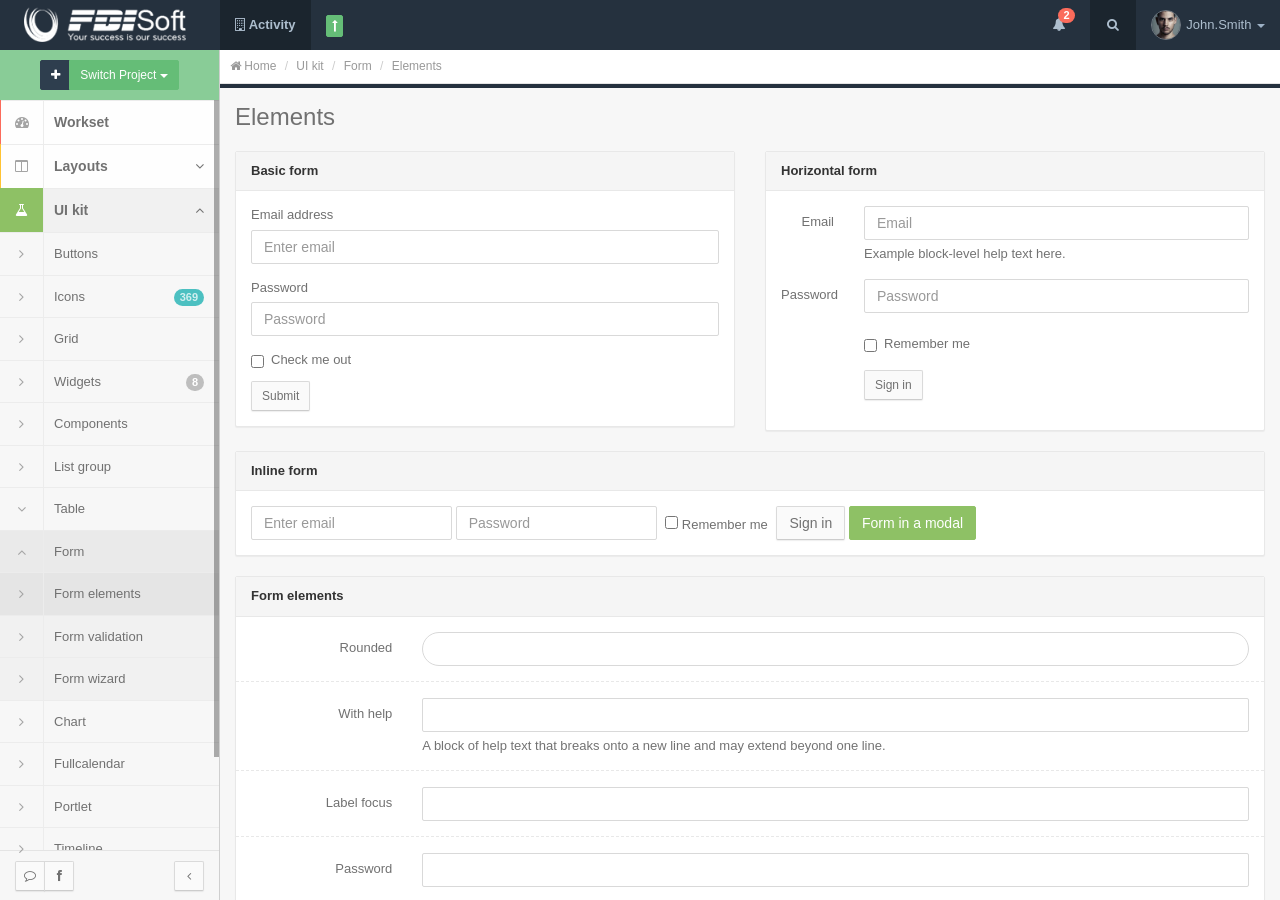
<file: QLSV/QLSV.Web/Skin/form-elements.html>
<!DOCTYPE html>
<html lang="en" class="app">
<head>
  <meta charset="utf-8" />
  <title>Notebook | Web Application</title>
  <meta name="description" content="app, web app, responsive, admin dashboard, admin, flat, flat ui, ui kit, off screen nav" />
  <meta name="viewport" content="width=device-width, initial-scale=1, maximum-scale=1" /> 
  <link rel="stylesheet" href="css/bootstrap.css" type="text/css" />
  <link rel="stylesheet" href="css/animate.css" type="text/css" />
  <link rel="stylesheet" href="css/font-awesome.min.css" type="text/css" />
  <link rel="stylesheet" href="css/font.css" type="text/css" />
  <link rel="stylesheet" href="js/select2/select2.css" type="text/css" />
<link rel="stylesheet" href="js/select2/theme.css" type="text/css" />
<link rel="stylesheet" href="js/fuelux/fuelux.css" type="text/css" />
<link rel="stylesheet" href="js/datepicker/datepicker.css" type="text/css" />
<link rel="stylesheet" href="js/slider/slider.css" type="text/css" />
  <link rel="stylesheet" href="css/app.css" type="text/css" />
  <!--[if lt IE 9]>
    <script src="js/ie/html5shiv.js"></script>
    <script src="js/ie/respond.min.js"></script>
    <script src="js/ie/excanvas.js"></script>
  <![endif]-->
</head>
<body>
  <section class="vbox">
    <header class="bg-dark dk header navbar navbar-fixed-top-xs">
      <div class="navbar-header aside-md">
        <a class="btn btn-link visible-xs" data-toggle="class:nav-off-screen,open" data-target="#nav,html">
          <i class="fa fa-bars"></i>
        </a>
        <a href="#" class="navbar-brand" data-toggle="fullscreen"><img src="images/logo.png" class="m-r-sm">Notebook</a>
        <a class="btn btn-link visible-xs" data-toggle="dropdown" data-target=".nav-user">
          <i class="fa fa-cog"></i>
        </a>
      </div>
      <ul class="nav navbar-nav hidden-xs">
        <li class="dropdown">
          <a href="#" class="dropdown-toggle dker" data-toggle="dropdown">
            <i class="fa fa-building-o"></i> 
            <span class="font-bold">Activity</span>
          </a>
          <section class="dropdown-menu aside-xl on animated fadeInLeft no-borders lt">
            <div class="wrapper lter m-t-n-xs">
              <a href="#" class="thumb pull-left m-r">
                <img src="images/avatar.jpg" class="img-circle">
              </a>
              <div class="clear">
                <a href="#"><span class="text-white font-bold">@Mike Mcalidek</span></a>
                <small class="block">Art Director</small>
                <a href="#" class="btn btn-xs btn-success m-t-xs">Upgrade</a>
              </div>
            </div>
            <div class="row m-l-none m-r-none m-b-n-xs text-center">
              <div class="col-xs-4">
                <div class="padder-v">
                  <span class="m-b-xs h4 block text-white">245</span>
                  <small class="text-muted">Followers</small>
                </div>
              </div>
              <div class="col-xs-4 dk">
                <div class="padder-v">
                  <span class="m-b-xs h4 block text-white">55</span>
                  <small class="text-muted">Likes</small>
                </div>
              </div>
              <div class="col-xs-4">
                <div class="padder-v">
                  <span class="m-b-xs h4 block text-white">2,035</span>
                  <small class="text-muted">Photos</small>
                </div>
              </div>
            </div>
          </section>
        </li>
        <li>
          <div class="m-t m-l">
            <a href="price.html" class="dropdown-toggle btn btn-xs btn-primary" title="Upgrade"><i class="fa fa-long-arrow-up"></i></a>
          </div>
        </li>
      </ul>      
      <ul class="nav navbar-nav navbar-right m-n hidden-xs nav-user">
        <li class="hidden-xs">
          <a href="#" class="dropdown-toggle dk" data-toggle="dropdown">
            <i class="fa fa-bell"></i>
            <span class="badge badge-sm up bg-danger m-l-n-sm count">2</span>
          </a>
          <section class="dropdown-menu aside-xl">
            <section class="panel bg-white">
              <header class="panel-heading b-light bg-light">
                <strong>You have <span class="count">2</span> notifications</strong>
              </header>
              <div class="list-group list-group-alt animated fadeInRight">
                <a href="#" class="media list-group-item">
                  <span class="pull-left thumb-sm">
                    <img src="images/avatar.jpg" alt="John said" class="img-circle">
                  </span>
                  <span class="media-body block m-b-none">
                    Use awesome animate.css<br>
                    <small class="text-muted">10 minutes ago</small>
                  </span>
                </a>
                <a href="#" class="media list-group-item">
                  <span class="media-body block m-b-none">
                    1.0 initial released<br>
                    <small class="text-muted">1 hour ago</small>
                  </span>
                </a>
              </div>
              <footer class="panel-footer text-sm">
                <a href="#" class="pull-right"><i class="fa fa-cog"></i></a>
                <a href="#notes" data-toggle="class:show animated fadeInRight">See all the notifications</a>
              </footer>
            </section>
          </section>
        </li>
        <li class="dropdown hidden-xs">
          <a href="#" class="dropdown-toggle dker" data-toggle="dropdown"><i class="fa fa-fw fa-search"></i></a>
          <section class="dropdown-menu aside-xl animated fadeInUp">
            <section class="panel bg-white">
              <form role="search">
                <div class="form-group wrapper m-b-none">
                  <div class="input-group">
                    <input type="text" class="form-control" placeholder="Search">
                    <span class="input-group-btn">
                      <button type="submit" class="btn btn-info btn-icon"><i class="fa fa-search"></i></button>
                    </span>
                  </div>
                </div>
              </form>
            </section>
          </section>
        </li>
        <li class="dropdown">
          <a href="#" class="dropdown-toggle" data-toggle="dropdown">
            <span class="thumb-sm avatar pull-left">
              <img src="images/avatar.jpg">
            </span>
            John.Smith <b class="caret"></b>
          </a>
          <ul class="dropdown-menu animated fadeInRight">
            <span class="arrow top"></span>
            <li>
              <a href="#">Settings</a>
            </li>
            <li>
              <a href="profile.html">Profile</a>
            </li>
            <li>
              <a href="#">
                <span class="badge bg-danger pull-right">3</span>
                Notifications
              </a>
            </li>
            <li>
              <a href="docs.html">Help</a>
            </li>
            <li class="divider"></li>
            <li>
              <a href="modal.lockme.html" data-toggle="ajaxModal" >Logout</a>
            </li>
          </ul>
        </li>
      </ul>      
    </header>
    <section>
      <section class="hbox stretch">
        <!-- .aside -->
        <aside class="bg-light lter b-r aside-md hidden-print" id="nav">          
          <section class="vbox">
            <header class="header bg-primary lter text-center clearfix">
              <div class="btn-group">
                <button type="button" class="btn btn-sm btn-dark btn-icon" title="New project"><i class="fa fa-plus"></i></button>
                <div class="btn-group hidden-nav-xs">
                  <button type="button" class="btn btn-sm btn-primary dropdown-toggle" data-toggle="dropdown">
                    Switch Project
                    <span class="caret"></span>
                  </button>
                  <ul class="dropdown-menu text-left">
                    <li><a href="#">Project</a></li>
                    <li><a href="#">Another Project</a></li>
                    <li><a href="#">More Projects</a></li>
                  </ul>
                </div>
              </div>
            </header>
            <section class="w-f scrollable">
              <div class="slim-scroll" data-height="auto" data-disable-fade-out="true" data-distance="0" data-size="5px" data-color="#333333">
                
                <!-- nav -->
                <nav class="nav-primary hidden-xs">
                  <ul class="nav">
                    <li >
                      <a href="index.html"  >
                        <i class="fa fa-dashboard icon">
                          <b class="bg-danger"></b>
                        </i>
                        <span>Workset</span>
                      </a>
                    </li>
                    <li >
                      <a href="#layout"  >
                        <i class="fa fa-columns icon">
                          <b class="bg-warning"></b>
                        </i>
                        <span class="pull-right">
                          <i class="fa fa-angle-down text"></i>
                          <i class="fa fa-angle-up text-active"></i>
                        </span>
                        <span>Layouts</span>
                      </a>
                      <ul class="nav lt">
                        <li >
                          <a href="layout-c.html" >                                                        
                            <i class="fa fa-angle-right"></i>
                            <span>Color option</span>
                          </a>
                        </li>
                        <li >
                          <a href="layout-r.html" >                                                        
                            <i class="fa fa-angle-right"></i>
                            <span>Right nav</span>
                          </a>
                        </li>
                        <li >
                          <a href="layout-h.html" >                                                        
                            <i class="fa fa-angle-right"></i>
                            <span>H-Layout</span>
                          </a>
                        </li>
                      </ul>
                    </li>
                    <li  class="active">
                      <a href="#uikit"   class="active">
                        <i class="fa fa-flask icon">
                          <b class="bg-success"></b>
                        </i>
                        <span class="pull-right">
                          <i class="fa fa-angle-down text"></i>
                          <i class="fa fa-angle-up text-active"></i>
                        </span>
                        <span>UI kit</span>
                      </a>
                      <ul class="nav lt">
                        <li >
                          <a href="buttons.html" >                                                        
                            <i class="fa fa-angle-right"></i>
                            <span>Buttons</span>
                          </a>
                        </li>
                        <li >
                          <a href="icons.html" >                            
                            <b class="badge bg-info pull-right">369</b>                                                        
                            <i class="fa fa-angle-right"></i>
                            <span>Icons</span>
                          </a>
                        </li>
                        <li >
                          <a href="grid.html" >                                                        
                            <i class="fa fa-angle-right"></i>
                            <span>Grid</span>
                          </a>
                        </li>
                        <li >
                          <a href="widgets.html" >                            
                            <b class="badge  pull-right">8</b>                                                        
                            <i class="fa fa-angle-right"></i>
                            <span>Widgets</span>
                          </a>
                        </li>
                        <li >
                          <a href="components.html" >                                                        
                            <i class="fa fa-angle-right"></i>
                            <span>Components</span>
                          </a>
                        </li>
                        <li >
                          <a href="list.html" >                                                        
                            <i class="fa fa-angle-right"></i>
                            <span>List group</span>
                          </a>
                        </li>
                        <li >
                          <a href="#table" >                            
                            <i class="fa fa-angle-down text"></i>
                            <i class="fa fa-angle-up text-active"></i>
                            <span>Table</span>
                          </a>
                          <ul class="nav bg">
                            <li >
                              <a href="table-static.html" >
                                <i class="fa fa-angle-right"></i>
                                <span>Table static</span>
                              </a>
                            </li>
                            <li >
                              <a href="table-datatable.html" >
                                <i class="fa fa-angle-right"></i>
                                <span>Datatable</span>
                              </a>
                            </li>
                            <li >
                              <a href="table-datagrid.html" >
                                <i class="fa fa-angle-right"></i>
                                <span>Datagrid</span>
                              </a>
                            </li>
                          </ul>
                        </li>
                        <li  class="active">
                          <a href="#form"  class="active">                            
                            <i class="fa fa-angle-down text"></i>
                            <i class="fa fa-angle-up text-active"></i>
                            <span>Form</span>
                          </a>
                          <ul class="nav bg">
                            <li  class="active">
                              <a href="form-elements.html"  class="active">
                                <i class="fa fa-angle-right"></i>
                                <span>Form elements</span>
                              </a>
                            </li>
                            <li >
                              <a href="form-validation.html" >
                                <i class="fa fa-angle-right"></i>
                                <span>Form validation</span>
                              </a>
                            </li>
                            <li >
                              <a href="form-wizard.html" >
                                <i class="fa fa-angle-right"></i>
                                <span>Form wizard</span>
                              </a>
                            </li>
                          </ul>
                        </li>
                        <li >
                          <a href="chart.html" >                                                        
                            <i class="fa fa-angle-right"></i>
                            <span>Chart</span>
                          </a>
                        </li>
                        <li >
                          <a href="fullcalendar.html" >                                                        
                            <i class="fa fa-angle-right"></i>
                            <span>Fullcalendar</span>
                          </a>
                        </li>
                        <li >
                          <a href="portlet.html" >                                                        
                            <i class="fa fa-angle-right"></i>
                            <span>Portlet</span>
                          </a>
                        </li>
                        <li >
                          <a href="timeline.html" >                                                        
                            <i class="fa fa-angle-right"></i>
                            <span>Timeline</span>
                          </a>
                        </li>
                      </ul>
                    </li>
                    <li >
                      <a href="#pages"  >
                        <i class="fa fa-file-text icon">
                          <b class="bg-primary"></b>
                        </i>
                        <span class="pull-right">
                          <i class="fa fa-angle-down text"></i>
                          <i class="fa fa-angle-up text-active"></i>
                        </span>
                        <span>Pages</span>
                      </a>
                      <ul class="nav lt">
                        <li >
                          <a href="gallery.html" >                                                        
                            <i class="fa fa-angle-right"></i>
                            <span>Gallery</span>
                          </a>
                        </li>
                        <li >
                          <a href="profile.html" >                                                        
                            <i class="fa fa-angle-right"></i>
                            <span>Profile</span>
                          </a>
                        </li>
                        <li >
                          <a href="invoice.html" >                                                        
                            <i class="fa fa-angle-right"></i>
                            <span>Invoice</span>
                          </a>
                        </li>
                        <li >
                          <a href="intro.html" >                                                        
                            <i class="fa fa-angle-right"></i>
                            <span>Intro</span>
                          </a>
                        </li>
                        <li >
                          <a href="master.html" >                                                        
                            <i class="fa fa-angle-right"></i>
                            <span>Master</span>
                          </a>
                        </li>
                        <li >
                          <a href="gmap.html" >                                                        
                            <i class="fa fa-angle-right"></i>
                            <span>Google Map</span>
                          </a>
                        </li>
                        <li >
                          <a href="jvectormap.html" >                                                        
                            <i class="fa fa-angle-right"></i>
                            <span>Vector Map</span>
                          </a>
                        </li>
                        <li >
                          <a href="signin.html" >                                                        
                            <i class="fa fa-angle-right"></i>
                            <span>Signin</span>
                          </a>
                        </li>
                        <li >
                          <a href="signup.html" >                                                        
                            <i class="fa fa-angle-right"></i>
                            <span>Signup</span>
                          </a>
                        </li>
                        <li >
                          <a href="404.html" >                                                        
                            <i class="fa fa-angle-right"></i>
                            <span>404</span>
                          </a>
                        </li>
                      </ul>
                    </li>
                    <li >
                      <a href="mail.html"  >
                        <b class="badge bg-danger pull-right">3</b>
                        <i class="fa fa-envelope-o icon">
                          <b class="bg-primary dker"></b>
                        </i>
                        <span>Message</span>
                      </a>
                    </li>
                    <li >
                      <a href="notebook.html"  >
                        <i class="fa fa-pencil icon">
                          <b class="bg-info"></b>
                        </i>
                        <span>Notes</span>
                      </a>
                    </li>
                  </ul>
                </nav>
                <!-- / nav -->
              </div>
            </section>
            
            <footer class="footer lt hidden-xs b-t b-light">
              <div id="chat" class="dropup">
                <section class="dropdown-menu on aside-md m-l-n">
                  <section class="panel bg-white">
                    <header class="panel-heading b-b b-light">Active chats</header>
                    <div class="panel-body animated fadeInRight">
                      <p class="text-sm">No active chats.</p>
                      <p><a href="#" class="btn btn-sm btn-default">Start a chat</a></p>
                    </div>
                  </section>
                </section>
              </div>
              <div id="invite" class="dropup">                
                <section class="dropdown-menu on aside-md m-l-n">
                  <section class="panel bg-white">
                    <header class="panel-heading b-b b-light">
                      John <i class="fa fa-circle text-success"></i>
                    </header>
                    <div class="panel-body animated fadeInRight">
                      <p class="text-sm">No contacts in your lists.</p>
                      <p><a href="#" class="btn btn-sm btn-facebook"><i class="fa fa-fw fa-facebook"></i> Invite from Facebook</a></p>
                    </div>
                  </section>
                </section>
              </div>
              <a href="#nav" data-toggle="class:nav-xs" class="pull-right btn btn-sm btn-default btn-icon">
                <i class="fa fa-angle-left text"></i>
                <i class="fa fa-angle-right text-active"></i>
              </a>
              <div class="btn-group hidden-nav-xs">
                <button type="button" title="Chats" class="btn btn-icon btn-sm btn-default" data-toggle="dropdown" data-target="#chat"><i class="fa fa-comment-o"></i></button>
                <button type="button" title="Contacts" class="btn btn-icon btn-sm btn-default" data-toggle="dropdown" data-target="#invite"><i class="fa fa-facebook"></i></button>
              </div>
            </footer>
          </section>
        </aside>
        <!-- /.aside -->
        <section id="content">
          <section class="vbox">
            <section class="scrollable padder">
              <ul class="breadcrumb no-border no-radius b-b b-light pull-in">
                <li><a href="index.html"><i class="fa fa-home"></i> Home</a></li>
                <li><a href="#">UI kit</a></li>
                <li><a href="#">Form</a></li>
                <li class="active">Elements</li>
              </ul>
              <div class="m-b-md">
                <h3 class="m-b-none">Elements</h3>
              </div>
              <div class="row">
                <div class="col-sm-6">
                  <section class="panel panel-default">
                    <header class="panel-heading font-bold">Basic form</header>
                    <div class="panel-body">
                      <form role="form">
                        <div class="form-group">
                          <label>Email address</label>
                          <input type="email" class="form-control" placeholder="Enter email">
                        </div>
                        <div class="form-group">
                          <label>Password</label>
                          <input type="password" class="form-control" placeholder="Password">
                        </div>
                        <div class="checkbox">
                          <label>
                            <input type="checkbox"> Check me out
                          </label>
                        </div>
                        <button type="submit" class="btn btn-sm btn-default">Submit</button>
                      </form>
                    </div>
                  </section>
                </div>
                <div class="col-sm-6">
                  <section class="panel panel-default">
                    <header class="panel-heading font-bold">Horizontal form</header>
                    <div class="panel-body">
                      <form class="bs-example form-horizontal">
                        <div class="form-group">
                          <label class="col-lg-2 control-label">Email</label>
                          <div class="col-lg-10">
                            <input type="email" class="form-control" placeholder="Email">
                            <span class="help-block m-b-none">Example block-level help text here.</span>
                          </div>
                        </div>
                        <div class="form-group">
                          <label class="col-lg-2 control-label">Password</label>
                          <div class="col-lg-10">
                            <input type="password" class="form-control" placeholder="Password">
                          </div>
                        </div>
                        <div class="form-group">
                          <div class="col-lg-offset-2 col-lg-10">
                            <div class="checkbox">
                              <label>
                                <input type="checkbox"> Remember me
                              </label>
                            </div>
                          </div>
                        </div>
                        <div class="form-group">
                          <div class="col-lg-offset-2 col-lg-10">
                            <button type="submit" class="btn btn-sm btn-default">Sign in</button>
                          </div>
                        </div>
                      </form>
                    </div>
                  </section>
                </div>
              </div>
              <section class="panel panel-default">
                <header class="panel-heading font-bold">                  
                  Inline form
                </header>
                <div class="panel-body">
                  <form class="form-inline" role="form">
                    <div class="form-group">
                      <label class="sr-only" for="exampleInputEmail2">Email address</label>
                      <input type="email" class="form-control" id="exampleInputEmail2" placeholder="Enter email">
                    </div>
                    <div class="form-group">
                      <label class="sr-only" for="exampleInputPassword2">Password</label>
                      <input type="password" class="form-control" id="exampleInputPassword2" placeholder="Password">
                    </div>
                    <div class="checkbox m-l-xs m-r-xs">
                      <label>
                        <input type="checkbox"> Remember me
                      </label>
                    </div>
                    <button type="submit" class="btn btn-default">Sign in</button>
                    <a href="#modal-form" class="btn btn-success" data-toggle="modal">Form in a modal</a>
                  </form>                  
                </div>
              </section>
              <section class="panel panel-default">
                <header class="panel-heading font-bold">
                  Form elements
                </header>
                <div class="panel-body">
                  <form class="form-horizontal" method="get">
                    <div class="form-group">
                      <label class="col-sm-2 control-label">Rounded</label>
                      <div class="col-sm-10">
                        <input type="text" class="form-control rounded">                        
                      </div>
                    </div>
                    <div class="line line-dashed line-lg pull-in"></div>
                    <div class="form-group">
                      <label class="col-sm-2 control-label">With help</label>
                      <div class="col-sm-10">
                        <input type="text" class="form-control">
                        <span class="help-block m-b-none">A block of help text that breaks onto a new line and may extend beyond one line.</span>
                      </div>
                    </div>
                    <div class="line line-dashed line-lg pull-in"></div>
                    <div class="form-group">
                      <label class="col-sm-2 control-label" for="input-id-1">Label focus</label>
                      <div class="col-sm-10">
                        <input type="text" class="form-control" id="input-id-1">
                      </div>
                    </div>
                    <div class="line line-dashed line-lg pull-in"></div>
                    <div class="form-group">
                      <label class="col-sm-2 control-label">Password</label>
                      <div class="col-sm-10">
                        <input type="password" name="password" class="form-control">
                      </div>
                    </div>
                    <div class="line line-dashed line-lg pull-in"></div>
                    <div class="form-group">
                      <label class="col-sm-2 control-label">Placeholder</label>
                      <div class="col-sm-10">
                        <input type="text"  class="form-control" placeholder="placeholder">
                      </div>
                    </div>
                    <div class="line line-dashed line-lg pull-in"></div>
                    <div class="form-group">
                      <label class="col-lg-2 control-label">Disabled</label>
                      <div class="col-lg-10">
                        <input class="form-control" type="text" placeholder="Disabled input here..." disabled>
                      </div>
                    </div>
                    <div class="line line-dashed line-lg pull-in"></div>
                    <div class="form-group">
                      <label class="col-lg-2 control-label">Static control</label>
                      <div class="col-lg-10">
                        <p class="form-control-static">email@example.com</p>
                      </div>
                    </div>                    
                    <div class="line line-dashed line-lg pull-in"></div>
                    <div class="form-group">
                      <label class="col-sm-2 control-label">Checkboxes and radios</label>
                      <div class="col-sm-10">
                        <div class="checkbox">
                          <label>
                            <input type="checkbox" value="">
                            Option one is this and that&mdash;be sure to include why it's great
                          </label>
                        </div>

                        <div class="radio">
                          <label>
                            <input type="radio" name="optionsRadios" id="optionsRadios1" value="option1" checked>
                            Option one is this and that&mdash;be sure to include why it's great
                          </label>
                        </div>
                        <div class="radio">
                          <label>
                            <input type="radio" name="optionsRadios" id="optionsRadios2" value="option2">
                            Option two can be something else and selecting it will deselect option one
                          </label>
                        </div>
                      </div>
                    </div>
                    <div class="line line-dashed line-lg pull-in"></div>
                    <div class="form-group">
                      <label class="col-sm-2 control-label">Inline checkboxes</label>
                      <div class="col-sm-10">
                        <label class="checkbox-inline">
                          <input type="checkbox" id="inlineCheckbox1" value="option1"> a
                        </label>
                        <label class="checkbox-inline">
                          <input type="checkbox" id="inlineCheckbox2" value="option2"> b
                        </label>
                        <label class="checkbox-inline">
                          <input type="checkbox" id="inlineCheckbox3" value="option3"> c
                        </label>
                      </div>
                    </div>                    
                    <div class="line line-dashed line-lg pull-in"></div>
                    <div class="form-group">
                      <label class="col-sm-2 control-label">Select</label>
                      <div class="col-sm-10">
                        <select name="account" class="form-control m-b">
                          <option>option 1</option>
                          <option>option 2</option>
                          <option>option 3</option>
                          <option>option 4</option>
                        </select>
                        <div class="col-lg-4 m-l-n">
                          <select multiple class="form-control">
                            <option>option 1</option>
                            <option>option 2</option>
                            <option>option 3</option>
                            <option>option 4</option>
                          </select>
                        </div>
                      </div>
                    </div>
                    <div class="line line-dashed line-lg pull-in"></div>
                    <div class="form-group has-success">
                      <label class="col-sm-2 control-label">Input with success</label>
                      <div class="col-sm-10">
                        <input type="text" class="form-control">
                      </div>
                    </div>
                    <div class="line line-dashed line-lg pull-in"></div>
                    <div class="form-group has-warning">
                      <label class="col-sm-2 control-label">Input with warning</label>
                      <div class="col-sm-10">
                        <input type="text" class="form-control">
                      </div>
                    </div>
                    <div class="line line-dashed line-lg pull-in"></div>
                    <div class="form-group has-error">
                      <label class="col-sm-2 control-label">Input with error</label>
                      <div class="col-sm-10">
                        <input type="text" class="form-control">
                      </div>
                    </div>
                    <div class="line line-dashed line-lg pull-in"></div>
                    <div class="form-group">
                      <label class="col-sm-2 control-label">Control sizing</label>
                      <div class="col-sm-10">
                        <input class="form-control input-lg m-b" type="text" placeholder=".input-lg">
                        <input class="form-control m-b" type="text" placeholder="Default input">
                        <input class="form-control input-sm" type="text" placeholder=".input-sm">
                      </div>
                    </div>
                    <div class="line line-dashed line-lg pull-in"></div>
                    <div class="form-group">
                      <label class="col-sm-2 control-label">Column sizing</label>
                      <div class="col-sm-10">
                        <div class="row">
                          <div class="col-md-2">
                            <input type="text" class="form-control" placeholder=".col-md-2">
                          </div>
                          <div class="col-md-3">
                            <input type="text" class="form-control" placeholder=".col-md-3">
                          </div>
                          <div class="col-md-4">
                            <input type="text" class="form-control" placeholder=".col-md-4">
                          </div>
                        </div>
                      </div>
                    </div>
                    <div class="line line-dashed line-lg pull-in"></div>
                    <div class="form-group">
                      <label class="col-sm-2 control-label">Input groups</label>
                      <div class="col-sm-10">
                        <div class="input-group m-b">
                          <span class="input-group-addon">@</span>
                          <input type="text" class="form-control" placeholder="Username">
                        </div>
                        <div class="input-group m-b">
                          <input type="text" class="form-control">
                          <span class="input-group-addon">.00</span>
                        </div>
                        <div class="input-group m-b">
                          <span class="input-group-addon">$</span>
                          <input type="text" class="form-control">
                          <span class="input-group-addon">.00</span>
                        </div>
                        <div class="input-group m-b">
                          <span class="input-group-addon">
                            <input type="checkbox">
                          </span>
                          <input type="text" class="form-control">
                        </div>
                        <div class="input-group">
                          <span class="input-group-addon">
                            <input type="radio">
                          </span>
                          <input type="text" class="form-control">
                        </div>
                      </div>
                    </div>
                    <div class="line line-dashed line-lg pull-in"></div>
                    <div class="form-group">
                      <label class="col-sm-2 control-label">Button addons</label>
                      <div class="col-sm-10">
                        <div class="input-group m-b">
                          <span class="input-group-btn">
                            <button class="btn btn-default" type="button">Go!</button>
                          </span>
                          <input type="text" class="form-control">
                        </div>
                        <div class="input-group">
                          <input type="text" class="form-control">
                          <span class="input-group-btn">
                            <button class="btn btn-default" type="button">Go!</button>
                          </span>
                        </div>
                      </div>
                    </div>
                    <div class="line line-dashed line-lg pull-in"></div>
                    <div class="form-group">
                      <label class="col-sm-2 control-label">With dropdowns</label>
                      <div class="col-sm-10">
                        <div class="input-group m-b">
                          <div class="input-group-btn">
                            <button type="button" class="btn btn-default dropdown-toggle" data-toggle="dropdown">Action <span class="caret"></span></button>
                            <ul class="dropdown-menu">
                              <li><a href="#">Action</a></li>
                              <li><a href="#">Another action</a></li>
                              <li><a href="#">Something else here</a></li>
                              <li class="divider"></li>
                              <li><a href="#">Separated link</a></li>
                            </ul>
                          </div><!-- /btn-group -->
                          <input type="text" class="form-control">
                        </div>
                        <div class="input-group">
                          <input type="text" class="form-control">
                          <div class="input-group-btn">
                            <button type="button" class="btn btn-default dropdown-toggle" data-toggle="dropdown">Action <span class="caret"></span></button>
                            <ul class="dropdown-menu pull-right">
                              <li><a href="#">Action</a></li>
                              <li><a href="#">Another action</a></li>
                              <li><a href="#">Something else here</a></li>
                              <li class="divider"></li>
                              <li><a href="#">Separated link</a></li>
                            </ul>
                          </div><!-- /btn-group -->
                        </div>
                      </div>
                    </div>
                    <div class="line line-dashed line-lg pull-in"></div>
                    <div class="form-group">
                      <label class="col-sm-2 control-label">Segmented</label>
                      <div class="col-sm-10">
                        <div class="input-group m-b">
                          <div class="input-group-btn">
                            <button type="button" class="btn btn-default" tabindex="-1">Action</button>
                            <button type="button" class="btn btn-default dropdown-toggle" data-toggle="dropdown"><span class="caret"></span></button>
                            <ul class="dropdown-menu">
                              <li><a href="#">Action</a></li>
                              <li><a href="#">Another action</a></li>
                              <li><a href="#">Something else here</a></li>
                              <li class="divider"></li>
                              <li><a href="#">Separated link</a></li>
                            </ul>
                          </div><!-- /btn-group -->
                          <input type="text" class="form-control">
                        </div>
                        <div class="input-group">
                          <input type="text" class="form-control">
                          <div class="input-group-btn">
                            <button type="button" class="btn btn-default" tabindex="-1">Action</button>
                            <button type="button" class="btn btn-default dropdown-toggle" data-toggle="dropdown"><span class="caret"></span></button>
                            <ul class="dropdown-menu pull-right">
                              <li><a href="#">Action</a></li>
                              <li><a href="#">Another action</a></li>
                              <li><a href="#">Something else here</a></li>
                              <li class="divider"></li>
                              <li><a href="#">Separated link</a></li>
                            </ul>
                          </div><!-- /btn-group -->
                        </div>
                      </div>
                    </div>
                    
                    <div class="line line-dashed line-lg pull-in"></div>
                    <div class="form-group">
                      <label class="col-sm-2 control-label">Custom Radio and Checkbox (Retina display)</label>
                      <div class="col-sm-10">
                        <div class="row">
                          <div class="col-sm-6">
                            <!-- radio -->
                            <div class="radio">
                              <label class="radio-custom">
                                <input type="radio" name="radio" checked="checked">
                                <i class="fa fa-circle-o"></i>
                                Item one checked
                              </label>
                            </div>
                            <div class="radio">
                              <label class="radio-custom">
                                <input type="radio" name="radio">
                                <i class="fa fa-circle-o"></i>
                                Item two
                              </label>
                            </div>
                            <div class="radio">
                              <label class="radio-custom">
                                <input type="radio" name="radio" disabled="disabled">
                                <i class="fa fa-circle-o"></i>
                                Item three disabled
                              </label>
                            </div>
                            <div class="radio">
                              <label class="radio-custom">
                                <input type="radio" checked="checked" disabled="disabled">
                                <i class="fa fa-circle-o"></i>
                                Item four checked disabled
                              </label>
                            </div>
                          </div>
                          <div class="col-sm-6">
                            <!-- checkbox -->
                            <div class="checkbox">
                              <label class="checkbox-custom">
                                <input type="checkbox" name="checkboxA" checked="checked">
                                <i class="fa fa-fw fa-square-o"></i>
                                Item one checked
                              </label>
                            </div>
                            <div class="checkbox">
                              <label class="checkbox-custom">
                                <input type="checkbox" name="checkboxB" id="2">
                                <i class="fa fa-fw fa-square-o"></i>
                                Item two
                              </label>
                            </div>
                            <div class="checkbox">
                              <label class="checkbox-custom">
                                <input type="checkbox" name="checkboxC" disabled="disabled">
                                <i class="fa fa-fw fa-square-o"></i>
                                Item three disabled
                              </label>
                            </div>
                            <div class="checkbox">
                              <label class="checkbox-custom">
                                <input type="checkbox" name="checkboxD" checked="checked" disabled="disabled">
                                <i class="fa fa-fw fa-square-o"></i>
                                Item four checked disabled
                              </label>
                            </div>
                          </div>
                        </div>
                      </div>
                    </div>
                    <div class="line line-dashed line-lg pull-in"></div>
                    <div class="form-group">
                      <label class="col-sm-2 control-label">Combobox</label>
                      <div class="col-sm-10">
                        <div id="myCombobox" class="input-group dropdown combobox">
                          <input class="form-control" name="combobox" type="text">
                          <div class="input-group-btn">
                            <button type="button" class="btn btn-default dropdown-toggle" data-toggle="dropdown"><i class="caret"></i></button>
                            <ul class="dropdown-menu pull-right">
                              <li data-value="1" data-selected="true"><a href="#">Item One</a></li>
                              <li data-value="2"><a href="#">Item Two</a></li>
                              <li data-value="3" data-fizz="buzz"><a href="#">Item Three</a></li>
                              <li class="divider"></li>
                              <li data-value="4"><a href="#">Item Four</a></li>
                            </ul>
                          </div>
                        </div>
                      </div>
                    </div>
                    <div class="line line-dashed line-lg pull-in"></div>
                    <div class="form-group">
                      <label class="col-sm-2 control-label">Spinner</label>
                      <div class="col-sm-10">
                        <div id="MySpinner" class="spinner input-group" data-min="1" data-max="10">
                          <input type="text" class="form-control spinner-input" value="1" name="spinner" maxlength="3">
                          <div class="btn-group btn-group-vertical input-group-btn">
                            <button type="button" class="btn btn-default spinner-up">
                              <i class="fa fa-chevron-up text-muted"></i>
                            </button>
                            <button type="button" class="btn btn-default spinner-down">
                              <i class="fa fa-chevron-down text-muted"></i>
                            </button>
                          </div>
                        </div>
                      </div>
                    </div>
                    <div class="line line-dashed line-lg pull-in"></div>
                    <div class="form-group">
                      <label class="col-sm-2 control-label">Dropdown select</label>
                      <div class="col-sm-10">              
                        <div class="btn-group m-r">
                          <button data-toggle="dropdown" class="btn btn-sm btn-default dropdown-toggle">
                            <span class="dropdown-label">Option1</span> 
                            <span class="caret"></span>
                          </button>
                          <ul class="dropdown-menu dropdown-select">
                              <li class="active"><a href="#"><input type="radio" name="d-s-r" checked="">Option1</a></li>
                              <li><a href="#"><input type="radio" name="d-s-r">Option2</a></li>
                              <li><a href="#"><input type="radio" name="d-s-r">Option3</a></li>
                              <li class="disabled"><a href="#"><input type="radio" name="d-s-r" disabled="">I'm disabled</a></li>
                          </ul>
                        </div>
                        <div class="btn-group m-r">
                          <button data-toggle="dropdown" class="btn btn-sm btn-default dropdown-toggle">
                            <span class="dropdown-label" data-placeholder="Please select">Please select</span> 
                            <span class="caret"></span>
                          </button>
                          <ul class="dropdown-menu dropdown-select">
                              <li><a href="#"><input type="checkbox" name="d-s-c-1">Option1</a></li>
                              <li><a href="#"><input type="checkbox" name="d-s-c-2">Option2</a></li>
                              <li><a href="#"><input type="checkbox" name="d-s-c-3">Option3</a></li>
                              <li><a href="#"><input type="checkbox" name="d-s-c-4">Option4</a></li>
                              <li><a href="#"><input type="checkbox" name="d-s-c-5">Option5</a></li>
                          </ul>
                        </div>
                        <div class="inline v-middle">
                          <div class="input-group input-s-sm">
                              <input type="text" id="appendedInput" class="input-sm form-control">
                              <div class="input-group-btn">
                                <button class="btn btn-default btn-sm dropdown-toggle" data-toggle="dropdown">
                                  <span class="dropdown-label">USD</span>  
                                  <span class="caret"></span>
                                </button>
                                <ul class="dropdown-menu dropdown-select pull-right">
                                  <li class="active">
                                    <a href="#"><input type="radio" value="USD" name="pay_unit" checked="">USD</a>
                                  </li>
                                  <li>
                                    <a href="#"><input type="radio" value="GBP" name="pay_unit">GBP</a>
                                  </li>
                                </ul>
                              </div>
                          </div>
                        </div>
                      </div>
                    </div>
                    <div class="line line-dashed line-lg pull-in"></div>
                    <div class="form-group">
                      <label class="col-sm-2 control-label">Pillbox</label>
                      <div class="col-sm-10">
                        <div id="MyPillbox" class="pillbox clearfix">
                          <ul>
                            <li class="label bg-dark">Item One</li>
                            <li class="label bg-success">Item Two</li>
                            <li class="label bg-warning">Item Three</li>
                            <li class="label bg-danger">Item Four</li>
                            <li class="label bg-info">Item Five</li>
                            <li class="label bg-success">Item Six</li>
                            <input type="text" placeHolder="add a pill">
                          </ul>
                        </div>
                      </div>
                    </div>

                    <div class="line line-dashed line-lg pull-in"></div>
                    <div class="form-group">
                      <label class="col-sm-2 control-label">Slider</label>
                      <div class="col-sm-10">
                        <input class="slider slider-horizontal form-control" type="text" value="" data-slider-min="5" data-slider-max="20" data-slider-step="1" data-slider-value="10" data-slider-orientation="horizontal" >
                      </div>
                    </div>

                    <div class="line line-dashed line-lg pull-in"></div>
                    <div class="form-group">
                      <label class="col-sm-2 control-label">Vertical slider</label>
                      <div class="col-sm-10">
                        <input class="slider slider-vertical form-control" type="text" value="" data-slider-min="5" data-slider-max="20" data-slider-step="1" data-slider-value="10" data-slider-orientation="vertical">
                        <input class="slider slider-vertical form-control" type="text" value="" data-slider-min="5" data-slider-max="20" data-slider-step="1" data-slider-value="15" data-slider-orientation="vertical">
                        <input class="slider slider-vertical form-control" type="text" value="" data-slider-min="5" data-slider-max="20" data-slider-step="1" data-slider-value="10" data-slider-orientation="vertical">
                      </div>
                    </div>

                    <div class="line line-dashed line-lg pull-in"></div>
                    <div class="form-group">
                      <label class="col-sm-2 control-label">Range selector</label>
                      <div class="col-sm-10">
                        <input type="text" class="slider form-control" value="" data-slider-min="10" data-slider-max="1000" data-slider-step="5" data-slider-value="[250,750]" id="sl2" >
                      </div>
                    </div>

                    <div class="line line-dashed line-lg pull-in"></div>
                    <div class="form-group">
                      <label class="col-sm-2 control-label">Switch</label>
                      <div class="col-sm-10">
                        <label class="switch">
                          <input type="checkbox">
                          <span></span>
                        </label>
                      </div>
                    </div>

                    <div class="line line-dashed line-lg pull-in"></div>
                      <div class="form-group">
                        <label class="col-sm-2 control-label">Select2</label>
                        <div class="col-sm-10">
                          <div class="m-b">
                            <select id="select2-option" style="width:260px">
                                <optgroup label="Alaskan/Hawaiian Time Zone">
                                    <option value="AK">Alaska</option>
                                    <option value="HI">Hawaii</option>
                                </optgroup>
                                <optgroup label="Pacific Time Zone">
                                    <option value="CA">California</option>
                                    <option value="NV">Nevada</option>
                                    <option value="OR">Oregon</option>
                                    <option value="WA">Washington</option>
                                </optgroup>
                                <optgroup label="Mountain Time Zone">
                                    <option value="AZ">Arizona</option>
                                    <option value="CO">Colorado</option>
                                    <option value="ID">Idaho</option>
                                    <option value="MT">Montana</option><option value="NE">Nebraska</option>
                                    <option value="NM">New Mexico</option>
                                    <option value="ND">North Dakota</option>
                                    <option value="UT">Utah</option>
                                    <option value="WY">Wyoming</option>
                                </optgroup>
                                <optgroup label="Central Time Zone">
                                    <option value="AL">Alabama</option>
                                    <option value="AR">Arkansas</option>
                                    <option value="IL">Illinois</option>
                                    <option value="IA">Iowa</option>
                                    <option value="KS">Kansas</option>
                                    <option value="KY">Kentucky</option>
                                    <option value="LA">Louisiana</option>
                                    <option value="MN">Minnesota</option>
                                    <option value="MS">Mississippi</option>
                                    <option value="MO">Missouri</option>
                                    <option value="OK">Oklahoma</option>
                                    <option value="SD">South Dakota</option>
                                    <option value="TX">Texas</option>
                                    <option value="TN">Tennessee</option>
                                    <option value="WI">Wisconsin</option>
                                </optgroup>
                                <optgroup label="Eastern Time Zone">
                                    <option value="CT">Connecticut</option>
                                    <option value="DE">Delaware</option>
                                    <option value="FL">Florida</option>
                                    <option value="GA">Georgia</option>
                                    <option value="IN">Indiana</option>
                                    <option value="ME">Maine</option>
                                    <option value="MD">Maryland</option>
                                    <option value="MA">Massachusetts</option>
                                    <option value="MI">Michigan</option>
                                    <option value="NH">New Hampshire</option><option value="NJ">New Jersey</option>
                                    <option value="NY">New York</option>
                                    <option value="NC">North Carolina</option>
                                    <option value="OH">Ohio</option>
                                    <option value="PA">Pennsylvania</option><option value="RI">Rhode Island</option><option value="SC">South Carolina</option>
                                    <option value="VT">Vermont</option><option value="VA">Virginia</option>
                                    <option value="WV">West Virginia</option>
                                </optgroup>
                            </select>
                          </div>
                          <div>
                            <input type="hidden" id="select2-tags" style="width:260px" value="brown"/>
                          </div>
                        </div>
                    </div>

                    <div class="line line-dashed line-lg pull-in"></div>
                    <div class="form-group">
                      <label class="col-sm-2 control-label">Datepicker</label>
                      <div class="col-sm-10">
                        <input class="input-sm input-s datepicker-input form-control" size="16" type="text" value="12-02-2013" data-date-format="dd-mm-yyyy" >
                      </div>
                    </div>

                    <div class="line line-dashed line-lg pull-in"></div>
                    <div class="form-group">
                      <label class="col-sm-2 control-label">Combodate</label>
                      <div class="col-sm-10">
                        <input type="text" class="combodate form-control" data-format="DD-MM-YYYY HH:mm" data-template="D  MMM  YYYY  -  HH : mm" name="datetime" value="21-12-2012 20:30">
                      </div>
                    </div>
                    <div class="line line-dashed line-lg pull-in"></div>
                    <div class="form-group">
                      <label class="col-sm-2 control-label">File input</label>
                      <div class="col-sm-10">
                        <input type="file" class="filestyle" data-icon="false" data-classButton="btn btn-default" data-classInput="form-control inline input-s">
                      </div>
                    </div>
                    <div class="line line-dashed line-lg pull-in"></div>
                    <div class="form-group">
                      <label class="col-sm-2 control-label">Markdown</label>
                      <div id="epiceditor" class="col-lg-10"></div>
                    </div>
                    <div class="line line-dashed line-lg pull-in"></div>
                    <div class="form-group">
                      <label class="col-sm-2 control-label">Wysiwyg</label>
                      <div class="col-sm-10">
                        <div class="btn-toolbar m-b-sm btn-editor" data-role="editor-toolbar" data-target="#editor">
                          <div class="btn-group">
                            <a class="btn btn-default btn-sm dropdown-toggle" data-toggle="dropdown" title="Font"><i class="fa fa-font"></i><b class="caret"></b></a>
                              <ul class="dropdown-menu">
                              </ul>
                          </div>
                          <div class="btn-group">
                            <a class="btn btn-default btn-sm dropdown-toggle" data-toggle="dropdown" title="Font Size"><i class="fa fa-text-height"></i>&nbsp;<b class="caret"></b></a>
                              <ul class="dropdown-menu">
                              <li><a data-edit="fontSize 5"><font size="5">Huge</font></a></li>
                              <li><a data-edit="fontSize 3"><font size="3">Normal</font></a></li>
                              <li><a data-edit="fontSize 1"><font size="1">Small</font></a></li>
                              </ul>
                          </div>
                          <div class="btn-group">
                            <a class="btn btn-default btn-sm" data-edit="bold" title="Bold (Ctrl/Cmd+B)"><i class="fa fa-bold"></i></a>
                            <a class="btn btn-default btn-sm" data-edit="italic" title="Italic (Ctrl/Cmd+I)"><i class="fa fa-italic"></i></a>
                            <a class="btn btn-default btn-sm" data-edit="strikethrough" title="Strikethrough"><i class="fa fa-strikethrough"></i></a>
                            <a class="btn btn-default btn-sm" data-edit="underline" title="Underline (Ctrl/Cmd+U)"><i class="fa fa-underline"></i></a>
                          </div>
                          <div class="btn-group">
                            <a class="btn btn-default btn-sm" data-edit="insertunorderedlist" title="Bullet list"><i class="fa fa-list-ul"></i></a>
                            <a class="btn btn-default btn-sm" data-edit="insertorderedlist" title="Number list"><i class="fa fa-list-ol"></i></a>
                            <a class="btn btn-default btn-sm" data-edit="outdent" title="Reduce indent (Shift+Tab)"><i class="fa fa-dedent"></i></a>
                            <a class="btn btn-default btn-sm" data-edit="indent" title="Indent (Tab)"><i class="fa fa-indent"></i></a>
                          </div>
                          <div class="btn-group">
                            <a class="btn btn-default btn-sm" data-edit="justifyleft" title="Align Left (Ctrl/Cmd+L)"><i class="fa fa-align-left"></i></a>
                            <a class="btn btn-default btn-sm" data-edit="justifycenter" title="Center (Ctrl/Cmd+E)"><i class="fa fa-align-center"></i></a>
                            <a class="btn btn-default btn-sm" data-edit="justifyright" title="Align Right (Ctrl/Cmd+R)"><i class="fa fa-align-right"></i></a>
                            <a class="btn btn-default btn-sm" data-edit="justifyfull" title="Justify (Ctrl/Cmd+J)"><i class="fa fa-align-justify"></i></a>
                          </div>
                          <div class="btn-group">
                          <a class="btn btn-default btn-sm dropdown-toggle" data-toggle="dropdown" title="Hyperlink"><i class="fa fa-link"></i></a>
                            <div class="dropdown-menu">
                              <div class="input-group m-l-xs m-r-xs">
                                <input class="form-control input-sm" placeholder="URL" type="text" data-edit="createLink"/>
                                <div class="input-group-btn">
                                  <button class="btn btn-default btn-sm" type="button">Add</button>
                                </div>
                              </div>
                            </div>
                            <a class="btn btn-default btn-sm" data-edit="unlink" title="Remove Hyperlink"><i class="fa fa-cut"></i></a>
                          </div>
                          
                          <div class="btn-group">
                            <a class="btn btn-default btn-sm" title="Insert picture (or just drag & drop)" id="pictureBtn"><i class="fa fa-picture-o"></i></a>
                            <input type="file" data-role="magic-overlay" data-target="#pictureBtn" data-edit="insertImage" />
                          </div>
                          <div class="btn-group">
                            <a class="btn btn-default btn-sm" data-edit="undo" title="Undo (Ctrl/Cmd+Z)"><i class="fa fa-undo"></i></a>
                            <a class="btn btn-default btn-sm" data-edit="redo" title="Redo (Ctrl/Cmd+Y)"><i class="fa fa-repeat"></i></a>
                          </div>
                        </div>
                        <div id="editor" class="form-control" style="overflow:scroll;height:150px;max-height:150px">
                          Go ahead&hellip;
                        </div>
                      </div>
                    </div>

                    <div class="line line-dashed line-lg pull-in"></div>
                    <div class="form-group">
                      <label class="col-sm-2 control-label">Drag and Drop</label>
                      <div class="col-sm-10">
                        <div class="dropfile visible-lg">
                          <small>Drag and Drop file here</small>
                        </div>
                      </div>
                    </div>
                    
                    <div class="line line-dashed line-lg pull-in"></div>
                    <div class="form-group">
                      <div class="col-sm-4 col-sm-offset-2">
                        <button type="submit" class="btn btn-default">Cancel</button>
                        <button type="submit" class="btn btn-primary">Save changes</button>
                      </div>
                    </div>
                  </form>
                </div>
              </section>
            </section>
          </section>
          <a href="#" class="hide nav-off-screen-block" data-toggle="class:nav-off-screen" data-target="#nav"></a>
        </section>
        <aside class="bg-light lter b-l aside-md hide" id="notes">
          <div class="wrapper">Notification</div>
        </aside>
      </section>
    </section>
  </section>
  <script src="js/jquery.min.js"></script>
  <!-- Bootstrap -->
  <script src="js/bootstrap.js"></script>
  <!-- App -->
  <script src="js/app.js"></script>
  <script src="js/app.plugin.js"></script>
  <script src="js/slimscroll/jquery.slimscroll.min.js"></script>
    <div class="modal fade" id="modal-form">
    <div class="modal-dialog">
      <div class="modal-content">
        <div class="modal-body">
          <div class="row">
            <div class="col-sm-6 b-r">
              <h3 class="m-t-none m-b">Sign in</h3>
              <p>Sign in to meet your friends.</p>
              <form role="form">
                <div class="form-group">
                  <label>Email</label>
                  <input type="email" class="form-control" placeholder="Enter email">
                </div>
                <div class="form-group">
                  <label>Password</label>
                  <input type="password" class="form-control" placeholder="Password">
                </div>
                <div class="checkbox m-t-lg">
                  <button type="submit" class="btn btn-sm btn-success pull-right text-uc m-t-n-xs"><strong>Log in</strong></button>
                  <label>
                    <input type="checkbox"> Remember me
                  </label>
                </div>                
              </form>
            </div>
            <div class="col-sm-6">
              <h4>Not a member?</h4>
              <p>You can create an account <a href="#" class="text-info">here</a></p>
              <p>OR</p>
              <a href="#" class="btn btn-facebook btn-block m-b-sm"><i class="fa fa-facebook pull-left"></i>Sign in with Facebook</a>
              <a href="#" class="btn btn-twitter btn-block m-b-sm"><i class="fa fa-twitter pull-left"></i>Sign in with Twitter</a>
              <a href="#" class="btn btn-gplus btn-block"><i class="fa fa-google-plus pull-left"></i>Sign in with Google+</a>
            </div>
          </div>          
        </div>
      </div><!-- /.modal-content -->
    </div><!-- /.modal-dialog -->
  </div>
<!-- fuelux -->
<script src="js/fuelux/fuelux.js"></script>
<!-- datepicker -->
<script src="js/datepicker/bootstrap-datepicker.js"></script>
<!-- slider -->
<script src="js/slider/bootstrap-slider.js"></script>
<!-- file input -->  
<script src="js/file-input/bootstrap-filestyle.min.js"></script>
<!-- combodate -->
<script src="js/libs/moment.min.js"></script>
<script src="js/combodate/combodate.js"></script>
<!-- select2 -->
<script src="js/select2/select2.min.js"></script>
<!-- wysiwyg -->
<script src="js/wysiwyg/jquery.hotkeys.js"></script>
<script src="js/wysiwyg/bootstrap-wysiwyg.js"></script>
<script src="js/wysiwyg/demo.js"></script>
<!-- markdown -->
<script src="js/markdown/epiceditor.min.js"></script>
<script src="js/markdown/demo.js"></script>

</body>
</html>
</file>
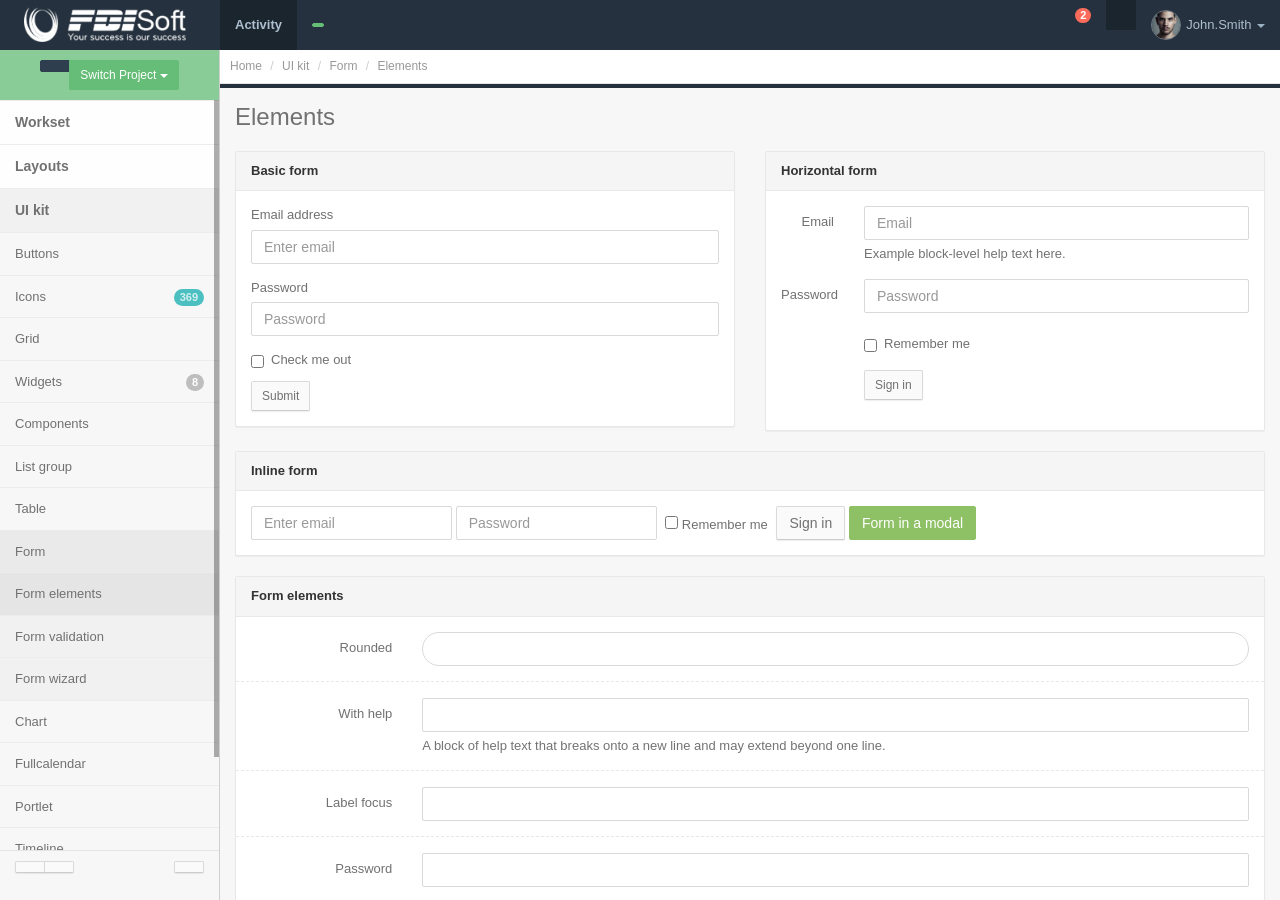
<file: QLSV/QLSV.Web/Skin/form-elements1.html>
<!DOCTYPE html>
<html lang="en" class="app">
<head>
  <meta charset="utf-8" />
  <title>Notebook | Web Application</title>
  <meta name="description" content="app, web app, responsive, admin dashboard, admin, flat, flat ui, ui kit, off screen nav" />
  <meta name="viewport" content="width=device-width, initial-scale=1, maximum-scale=1" /> 
  <link rel="stylesheet" href="css/bootstrap.css" type="text/css" />
  <link rel="stylesheet" href="css/animate.css" type="text/css" /> 
  <link rel="stylesheet" href="css/app.css" type="text/css" />
  <!--[if lt IE 9]>
    <script src="js/ie/html5shiv.js"></script>
    <script src="js/ie/respond.min.js"></script>
    <script src="js/ie/excanvas.js"></script>
  <![endif]-->
</head>
<body>
  <section class="vbox">
    <header class="bg-dark dk header navbar navbar-fixed-top-xs">
      <div class="navbar-header aside-md">
        <a class="btn btn-link visible-xs" data-toggle="class:nav-off-screen,open" data-target="#nav,html">
          <i class="fa fa-bars"></i>
        </a>
        <a href="#" class="navbar-brand" data-toggle="fullscreen"><img src="images/logo.png" class="m-r-sm">Notebook</a>
        <a class="btn btn-link visible-xs" data-toggle="dropdown" data-target=".nav-user">
          <i class="fa fa-cog"></i>
        </a>
      </div>
      <ul class="nav navbar-nav hidden-xs">
        <li class="dropdown">
          <a href="#" class="dropdown-toggle dker" data-toggle="dropdown">
            <i class="fa fa-building-o"></i> 
            <span class="font-bold">Activity</span>
          </a>
          <section class="dropdown-menu aside-xl on animated fadeInLeft no-borders lt">
            <div class="wrapper lter m-t-n-xs">
              <a href="#" class="thumb pull-left m-r">
                <img src="images/avatar.jpg" class="img-circle">
              </a>
              <div class="clear">
                <a href="#"><span class="text-white font-bold">@Mike Mcalidek</span></a>
                <small class="block">Art Director</small>
                <a href="#" class="btn btn-xs btn-success m-t-xs">Upgrade</a>
              </div>
            </div>
            <div class="row m-l-none m-r-none m-b-n-xs text-center">
              <div class="col-xs-4">
                <div class="padder-v">
                  <span class="m-b-xs h4 block text-white">245</span>
                  <small class="text-muted">Followers</small>
                </div>
              </div>
              <div class="col-xs-4 dk">
                <div class="padder-v">
                  <span class="m-b-xs h4 block text-white">55</span>
                  <small class="text-muted">Likes</small>
                </div>
              </div>
              <div class="col-xs-4">
                <div class="padder-v">
                  <span class="m-b-xs h4 block text-white">2,035</span>
                  <small class="text-muted">Photos</small>
                </div>
              </div>
            </div>
          </section>
        </li>
        <li>
          <div class="m-t m-l">
            <a href="price.html" class="dropdown-toggle btn btn-xs btn-primary" title="Upgrade"><i class="fa fa-long-arrow-up"></i></a>
          </div>
        </li>
      </ul>      
      <ul class="nav navbar-nav navbar-right m-n hidden-xs nav-user">
        <li class="hidden-xs">
          <a href="#" class="dropdown-toggle dk" data-toggle="dropdown">
            <i class="fa fa-bell"></i>
            <span class="badge badge-sm up bg-danger m-l-n-sm count">2</span>
          </a>
          <section class="dropdown-menu aside-xl">
            <section class="panel bg-white">
              <header class="panel-heading b-light bg-light">
                <strong>You have <span class="count">2</span> notifications</strong>
              </header>
              <div class="list-group list-group-alt animated fadeInRight">
                <a href="#" class="media list-group-item">
                  <span class="pull-left thumb-sm">
                    <img src="images/avatar.jpg" alt="John said" class="img-circle">
                  </span>
                  <span class="media-body block m-b-none">
                    Use awesome animate.css<br>
                    <small class="text-muted">10 minutes ago</small>
                  </span>
                </a>
                <a href="#" class="media list-group-item">
                  <span class="media-body block m-b-none">
                    1.0 initial released<br>
                    <small class="text-muted">1 hour ago</small>
                  </span>
                </a>
              </div>
              <footer class="panel-footer text-sm">
                <a href="#" class="pull-right"><i class="fa fa-cog"></i></a>
                <a href="#notes" data-toggle="class:show animated fadeInRight">See all the notifications</a>
              </footer>
            </section>
          </section>
        </li>
        <li class="dropdown hidden-xs">
          <a href="#" class="dropdown-toggle dker" data-toggle="dropdown"><i class="fa fa-fw fa-search"></i></a>
          <section class="dropdown-menu aside-xl animated fadeInUp">
            <section class="panel bg-white">
              <form role="search">
                <div class="form-group wrapper m-b-none">
                  <div class="input-group">
                    <input type="text" class="form-control" placeholder="Search">
                    <span class="input-group-btn">
                      <button type="submit" class="btn btn-info btn-icon"><i class="fa fa-search"></i></button>
                    </span>
                  </div>
                </div>
              </form>
            </section>
          </section>
        </li>
        <li class="dropdown">
          <a href="#" class="dropdown-toggle" data-toggle="dropdown">
            <span class="thumb-sm avatar pull-left">
              <img src="images/avatar.jpg">
            </span>
            John.Smith <b class="caret"></b>
          </a>
          <ul class="dropdown-menu animated fadeInRight">
            <span class="arrow top"></span>
            <li>
              <a href="#">Settings</a>
            </li>
            <li>
              <a href="profile.html">Profile</a>
            </li>
            <li>
              <a href="#">
                <span class="badge bg-danger pull-right">3</span>
                Notifications
              </a>
            </li>
            <li>
              <a href="docs.html">Help</a>
            </li>
            <li class="divider"></li>
            <li>
              <a href="modal.lockme.html" data-toggle="ajaxModal" >Logout</a>
            </li>
          </ul>
        </li>
      </ul>      
    </header>
    <section>
      <section class="hbox stretch">
        <!-- .aside -->
        <aside class="bg-light lter b-r aside-md hidden-print" id="nav">          
          <section class="vbox">
            <header class="header bg-primary lter text-center clearfix">
              <div class="btn-group">
                <button type="button" class="btn btn-sm btn-dark btn-icon" title="New project"><i class="fa fa-plus"></i></button>
                <div class="btn-group hidden-nav-xs">
                  <button type="button" class="btn btn-sm btn-primary dropdown-toggle" data-toggle="dropdown">
                    Switch Project
                    <span class="caret"></span>
                  </button>
                  <ul class="dropdown-menu text-left">
                    <li><a href="#">Project</a></li>
                    <li><a href="#">Another Project</a></li>
                    <li><a href="#">More Projects</a></li>
                  </ul>
                </div>
              </div>
            </header>
            <section class="w-f scrollable">
              <div class="slim-scroll" data-height="auto" data-disable-fade-out="true" data-distance="0" data-size="5px" data-color="#333333">
                
                <!-- nav -->
                <nav class="nav-primary hidden-xs">
                  <ul class="nav">
                    <li >
                      <a href="index.html"  >
                        <i class="fa fa-dashboard icon">
                          <b class="bg-danger"></b>
                        </i>
                        <span>Workset</span>
                      </a>
                    </li>
                    <li >
                      <a href="#layout"  >
                        <i class="fa fa-columns icon">
                          <b class="bg-warning"></b>
                        </i>
                        <span class="pull-right">
                          <i class="fa fa-angle-down text"></i>
                          <i class="fa fa-angle-up text-active"></i>
                        </span>
                        <span>Layouts</span>
                      </a>
                      <ul class="nav lt">
                        <li >
                          <a href="layout-c.html" >                                                        
                            <i class="fa fa-angle-right"></i>
                            <span>Color option</span>
                          </a>
                        </li>
                        <li >
                          <a href="layout-r.html" >                                                        
                            <i class="fa fa-angle-right"></i>
                            <span>Right nav</span>
                          </a>
                        </li>
                        <li >
                          <a href="layout-h.html" >                                                        
                            <i class="fa fa-angle-right"></i>
                            <span>H-Layout</span>
                          </a>
                        </li>
                      </ul>
                    </li>
                    <li  class="active">
                      <a href="#uikit"   class="active">
                        <i class="fa fa-flask icon">
                          <b class="bg-success"></b>
                        </i>
                        <span class="pull-right">
                          <i class="fa fa-angle-down text"></i>
                          <i class="fa fa-angle-up text-active"></i>
                        </span>
                        <span>UI kit</span>
                      </a>
                      <ul class="nav lt">
                        <li >
                          <a href="buttons.html" >                                                        
                            <i class="fa fa-angle-right"></i>
                            <span>Buttons</span>
                          </a>
                        </li>
                        <li >
                          <a href="icons.html" >                            
                            <b class="badge bg-info pull-right">369</b>                                                        
                            <i class="fa fa-angle-right"></i>
                            <span>Icons</span>
                          </a>
                        </li>
                        <li >
                          <a href="grid.html" >                                                        
                            <i class="fa fa-angle-right"></i>
                            <span>Grid</span>
                          </a>
                        </li>
                        <li >
                          <a href="widgets.html" >                            
                            <b class="badge  pull-right">8</b>                                                        
                            <i class="fa fa-angle-right"></i>
                            <span>Widgets</span>
                          </a>
                        </li>
                        <li >
                          <a href="components.html" >                                                        
                            <i class="fa fa-angle-right"></i>
                            <span>Components</span>
                          </a>
                        </li>
                        <li >
                          <a href="list.html" >                                                        
                            <i class="fa fa-angle-right"></i>
                            <span>List group</span>
                          </a>
                        </li>
                        <li >
                          <a href="#table" >                            
                            <i class="fa fa-angle-down text"></i>
                            <i class="fa fa-angle-up text-active"></i>
                            <span>Table</span>
                          </a>
                          <ul class="nav bg">
                            <li >
                              <a href="table-static.html" >
                                <i class="fa fa-angle-right"></i>
                                <span>Table static</span>
                              </a>
                            </li>
                            <li >
                              <a href="table-datatable.html" >
                                <i class="fa fa-angle-right"></i>
                                <span>Datatable</span>
                              </a>
                            </li>
                            <li >
                              <a href="table-datagrid.html" >
                                <i class="fa fa-angle-right"></i>
                                <span>Datagrid</span>
                              </a>
                            </li>
                          </ul>
                        </li>
                        <li  class="active">
                          <a href="#form"  class="active">                            
                            <i class="fa fa-angle-down text"></i>
                            <i class="fa fa-angle-up text-active"></i>
                            <span>Form</span>
                          </a>
                          <ul class="nav bg">
                            <li  class="active">
                              <a href="form-elements.html"  class="active">
                                <i class="fa fa-angle-right"></i>
                                <span>Form elements</span>
                              </a>
                            </li>
                            <li >
                              <a href="form-validation.html" >
                                <i class="fa fa-angle-right"></i>
                                <span>Form validation</span>
                              </a>
                            </li>
                            <li >
                              <a href="form-wizard.html" >
                                <i class="fa fa-angle-right"></i>
                                <span>Form wizard</span>
                              </a>
                            </li>
                          </ul>
                        </li>
                        <li >
                          <a href="chart.html" >                                                        
                            <i class="fa fa-angle-right"></i>
                            <span>Chart</span>
                          </a>
                        </li>
                        <li >
                          <a href="fullcalendar.html" >                                                        
                            <i class="fa fa-angle-right"></i>
                            <span>Fullcalendar</span>
                          </a>
                        </li>
                        <li >
                          <a href="portlet.html" >                                                        
                            <i class="fa fa-angle-right"></i>
                            <span>Portlet</span>
                          </a>
                        </li>
                        <li >
                          <a href="timeline.html" >                                                        
                            <i class="fa fa-angle-right"></i>
                            <span>Timeline</span>
                          </a>
                        </li>
                      </ul>
                    </li>
                    <li >
                      <a href="#pages"  >
                        <i class="fa fa-file-text icon">
                          <b class="bg-primary"></b>
                        </i>
                        <span class="pull-right">
                          <i class="fa fa-angle-down text"></i>
                          <i class="fa fa-angle-up text-active"></i>
                        </span>
                        <span>Pages</span>
                      </a>
                      <ul class="nav lt">
                        <li >
                          <a href="gallery.html" >                                                        
                            <i class="fa fa-angle-right"></i>
                            <span>Gallery</span>
                          </a>
                        </li>
                        <li >
                          <a href="profile.html" >                                                        
                            <i class="fa fa-angle-right"></i>
                            <span>Profile</span>
                          </a>
                        </li>
                        <li >
                          <a href="invoice.html" >                                                        
                            <i class="fa fa-angle-right"></i>
                            <span>Invoice</span>
                          </a>
                        </li>
                        <li >
                          <a href="intro.html" >                                                        
                            <i class="fa fa-angle-right"></i>
                            <span>Intro</span>
                          </a>
                        </li>
                        <li >
                          <a href="master.html" >                                                        
                            <i class="fa fa-angle-right"></i>
                            <span>Master</span>
                          </a>
                        </li>
                        <li >
                          <a href="gmap.html" >                                                        
                            <i class="fa fa-angle-right"></i>
                            <span>Google Map</span>
                          </a>
                        </li>
                        <li >
                          <a href="jvectormap.html" >                                                        
                            <i class="fa fa-angle-right"></i>
                            <span>Vector Map</span>
                          </a>
                        </li>
                        <li >
                          <a href="signin.html" >                                                        
                            <i class="fa fa-angle-right"></i>
                            <span>Signin</span>
                          </a>
                        </li>
                        <li >
                          <a href="signup.html" >                                                        
                            <i class="fa fa-angle-right"></i>
                            <span>Signup</span>
                          </a>
                        </li>
                        <li >
                          <a href="404.html" >                                                        
                            <i class="fa fa-angle-right"></i>
                            <span>404</span>
                          </a>
                        </li>
                      </ul>
                    </li>
                    <li >
                      <a href="mail.html"  >
                        <b class="badge bg-danger pull-right">3</b>
                        <i class="fa fa-envelope-o icon">
                          <b class="bg-primary dker"></b>
                        </i>
                        <span>Message</span>
                      </a>
                    </li>
                    <li >
                      <a href="notebook.html"  >
                        <i class="fa fa-pencil icon">
                          <b class="bg-info"></b>
                        </i>
                        <span>Notes</span>
                      </a>
                    </li>
                  </ul>
                </nav>
                <!-- / nav -->
              </div>
            </section>
            
            <footer class="footer lt hidden-xs b-t b-light">
              <div id="chat" class="dropup">
                <section class="dropdown-menu on aside-md m-l-n">
                  <section class="panel bg-white">
                    <header class="panel-heading b-b b-light">Active chats</header>
                    <div class="panel-body animated fadeInRight">
                      <p class="text-sm">No active chats.</p>
                      <p><a href="#" class="btn btn-sm btn-default">Start a chat</a></p>
                    </div>
                  </section>
                </section>
              </div>
              <div id="invite" class="dropup">                
                <section class="dropdown-menu on aside-md m-l-n">
                  <section class="panel bg-white">
                    <header class="panel-heading b-b b-light">
                      John <i class="fa fa-circle text-success"></i>
                    </header>
                    <div class="panel-body animated fadeInRight">
                      <p class="text-sm">No contacts in your lists.</p>
                      <p><a href="#" class="btn btn-sm btn-facebook"><i class="fa fa-fw fa-facebook"></i> Invite from Facebook</a></p>
                    </div>
                  </section>
                </section>
              </div>
              <a href="#nav" data-toggle="class:nav-xs" class="pull-right btn btn-sm btn-default btn-icon">
                <i class="fa fa-angle-left text"></i>
                <i class="fa fa-angle-right text-active"></i>
              </a>
              <div class="btn-group hidden-nav-xs">
                <button type="button" title="Chats" class="btn btn-icon btn-sm btn-default" data-toggle="dropdown" data-target="#chat"><i class="fa fa-comment-o"></i></button>
                <button type="button" title="Contacts" class="btn btn-icon btn-sm btn-default" data-toggle="dropdown" data-target="#invite"><i class="fa fa-facebook"></i></button>
              </div>
            </footer>
          </section>
        </aside>
        <!-- /.aside -->
        <section id="content">
          <section class="vbox">
            <section class="scrollable padder">
              <ul class="breadcrumb no-border no-radius b-b b-light pull-in">
                <li><a href="index.html"><i class="fa fa-home"></i> Home</a></li>
                <li><a href="#">UI kit</a></li>
                <li><a href="#">Form</a></li>
                <li class="active">Elements</li>
              </ul>
              <div class="m-b-md">
                <h3 class="m-b-none">Elements</h3>
              </div>
              <div class="row">
                <div class="col-sm-6">
                  <section class="panel panel-default">
                    <header class="panel-heading font-bold">Basic form</header>
                    <div class="panel-body">
                      <form role="form">
                        <div class="form-group">
                          <label>Email address</label>
                          <input type="email" class="form-control" placeholder="Enter email">
                        </div>
                        <div class="form-group">
                          <label>Password</label>
                          <input type="password" class="form-control" placeholder="Password">
                        </div>
                        <div class="checkbox">
                          <label>
                            <input type="checkbox"> Check me out
                          </label>
                        </div>
                        <button type="submit" class="btn btn-sm btn-default">Submit</button>
                      </form>
                    </div>
                  </section>
                </div>
                <div class="col-sm-6">
                  <section class="panel panel-default">
                    <header class="panel-heading font-bold">Horizontal form</header>
                    <div class="panel-body">
                      <form class="bs-example form-horizontal">
                        <div class="form-group">
                          <label class="col-lg-2 control-label">Email</label>
                          <div class="col-lg-10">
                            <input type="email" class="form-control" placeholder="Email">
                            <span class="help-block m-b-none">Example block-level help text here.</span>
                          </div>
                        </div>
                        <div class="form-group">
                          <label class="col-lg-2 control-label">Password</label>
                          <div class="col-lg-10">
                            <input type="password" class="form-control" placeholder="Password">
                          </div>
                        </div>
                        <div class="form-group">
                          <div class="col-lg-offset-2 col-lg-10">
                            <div class="checkbox">
                              <label>
                                <input type="checkbox"> Remember me
                              </label>
                            </div>
                          </div>
                        </div>
                        <div class="form-group">
                          <div class="col-lg-offset-2 col-lg-10">
                            <button type="submit" class="btn btn-sm btn-default">Sign in</button>
                          </div>
                        </div>
                      </form>
                    </div>
                  </section>
                </div>
              </div>
              <section class="panel panel-default">
                <header class="panel-heading font-bold">                  
                  Inline form
                </header>
                <div class="panel-body">
                  <form class="form-inline" role="form">
                    <div class="form-group">
                      <label class="sr-only" for="exampleInputEmail2">Email address</label>
                      <input type="email" class="form-control" id="exampleInputEmail2" placeholder="Enter email">
                    </div>
                    <div class="form-group">
                      <label class="sr-only" for="exampleInputPassword2">Password</label>
                      <input type="password" class="form-control" id="exampleInputPassword2" placeholder="Password">
                    </div>
                    <div class="checkbox m-l-xs m-r-xs">
                      <label>
                        <input type="checkbox"> Remember me
                      </label>
                    </div>
                    <button type="submit" class="btn btn-default">Sign in</button>
                    <a href="#modal-form" class="btn btn-success" data-toggle="modal">Form in a modal</a>
                  </form>                  
                </div>
              </section>
              <section class="panel panel-default">
                <header class="panel-heading font-bold">
                  Form elements
                </header>
                <div class="panel-body">
                  <form class="form-horizontal" method="get">
                    <div class="form-group">
                      <label class="col-sm-2 control-label">Rounded</label>
                      <div class="col-sm-10">
                        <input type="text" class="form-control rounded">                        
                      </div>
                    </div>
                    <div class="line line-dashed line-lg pull-in"></div>
                    <div class="form-group">
                      <label class="col-sm-2 control-label">With help</label>
                      <div class="col-sm-10">
                        <input type="text" class="form-control">
                        <span class="help-block m-b-none">A block of help text that breaks onto a new line and may extend beyond one line.</span>
                      </div>
                    </div>
                    <div class="line line-dashed line-lg pull-in"></div>
                    <div class="form-group">
                      <label class="col-sm-2 control-label" for="input-id-1">Label focus</label>
                      <div class="col-sm-10">
                        <input type="text" class="form-control" id="input-id-1">
                      </div>
                    </div>
                    <div class="line line-dashed line-lg pull-in"></div>
                    <div class="form-group">
                      <label class="col-sm-2 control-label">Password</label>
                      <div class="col-sm-10">
                        <input type="password" name="password" class="form-control">
                      </div>
                    </div>
                    <div class="line line-dashed line-lg pull-in"></div>
                    <div class="form-group">
                      <label class="col-sm-2 control-label">Placeholder</label>
                      <div class="col-sm-10">
                        <input type="text"  class="form-control" placeholder="placeholder">
                      </div>
                    </div>
                    <div class="line line-dashed line-lg pull-in"></div>
                    <div class="form-group">
                      <label class="col-lg-2 control-label">Disabled</label>
                      <div class="col-lg-10">
                        <input class="form-control" type="text" placeholder="Disabled input here..." disabled>
                      </div>
                    </div>
                    <div class="line line-dashed line-lg pull-in"></div>
                    <div class="form-group">
                      <label class="col-lg-2 control-label">Static control</label>
                      <div class="col-lg-10">
                        <p class="form-control-static">email@example.com</p>
                      </div>
                    </div>                    
                    <div class="line line-dashed line-lg pull-in"></div>
                    <div class="form-group">
                      <label class="col-sm-2 control-label">Checkboxes and radios</label>
                      <div class="col-sm-10">
                        <div class="checkbox">
                          <label>
                            <input type="checkbox" value="">
                            Option one is this and that&mdash;be sure to include why it's great
                          </label>
                        </div>

                        <div class="radio">
                          <label>
                            <input type="radio" name="optionsRadios" id="optionsRadios1" value="option1" checked>
                            Option one is this and that&mdash;be sure to include why it's great
                          </label>
                        </div>
                        <div class="radio">
                          <label>
                            <input type="radio" name="optionsRadios" id="optionsRadios2" value="option2">
                            Option two can be something else and selecting it will deselect option one
                          </label>
                        </div>
                      </div>
                    </div>
                    <div class="line line-dashed line-lg pull-in"></div>
                    <div class="form-group">
                      <label class="col-sm-2 control-label">Inline checkboxes</label>
                      <div class="col-sm-10">
                        <label class="checkbox-inline">
                          <input type="checkbox" id="inlineCheckbox1" value="option1"> a
                        </label>
                        <label class="checkbox-inline">
                          <input type="checkbox" id="inlineCheckbox2" value="option2"> b
                        </label>
                        <label class="checkbox-inline">
                          <input type="checkbox" id="inlineCheckbox3" value="option3"> c
                        </label>
                      </div>
                    </div>                    
                    <div class="line line-dashed line-lg pull-in"></div>
                    <div class="form-group">
                      <label class="col-sm-2 control-label">Select</label>
                      <div class="col-sm-10">
                        <select name="account" class="form-control m-b">
                          <option>option 1</option>
                          <option>option 2</option>
                          <option>option 3</option>
                          <option>option 4</option>
                        </select>
                        <div class="col-lg-4 m-l-n">
                          <select multiple class="form-control">
                            <option>option 1</option>
                            <option>option 2</option>
                            <option>option 3</option>
                            <option>option 4</option>
                          </select>
                        </div>
                      </div>
                    </div>
                    <div class="line line-dashed line-lg pull-in"></div>
                    <div class="form-group has-success">
                      <label class="col-sm-2 control-label">Input with success</label>
                      <div class="col-sm-10">
                        <input type="text" class="form-control">
                      </div>
                    </div>
                    <div class="line line-dashed line-lg pull-in"></div>
                    <div class="form-group has-warning">
                      <label class="col-sm-2 control-label">Input with warning</label>
                      <div class="col-sm-10">
                        <input type="text" class="form-control">
                      </div>
                    </div>
                    <div class="line line-dashed line-lg pull-in"></div>
                    <div class="form-group has-error">
                      <label class="col-sm-2 control-label">Input with error</label>
                      <div class="col-sm-10">
                        <input type="text" class="form-control">
                      </div>
                    </div>
                    <div class="line line-dashed line-lg pull-in"></div>
                    <div class="form-group">
                      <label class="col-sm-2 control-label">Control sizing</label>
                      <div class="col-sm-10">
                        <input class="form-control input-lg m-b" type="text" placeholder=".input-lg">
                        <input class="form-control m-b" type="text" placeholder="Default input">
                        <input class="form-control input-sm" type="text" placeholder=".input-sm">
                      </div>
                    </div>
                    <div class="line line-dashed line-lg pull-in"></div>
                    <div class="form-group">
                      <label class="col-sm-2 control-label">Column sizing</label>
                      <div class="col-sm-10">
                        <div class="row">
                          <div class="col-md-2">
                            <input type="text" class="form-control" placeholder=".col-md-2">
                          </div>
                          <div class="col-md-3">
                            <input type="text" class="form-control" placeholder=".col-md-3">
                          </div>
                          <div class="col-md-4">
                            <input type="text" class="form-control" placeholder=".col-md-4">
                          </div>
                        </div>
                      </div>
                    </div>
                    <div class="line line-dashed line-lg pull-in"></div>
                    <div class="form-group">
                      <label class="col-sm-2 control-label">Input groups</label>
                      <div class="col-sm-10">
                        <div class="input-group m-b">
                          <span class="input-group-addon">@</span>
                          <input type="text" class="form-control" placeholder="Username">
                        </div>
                        <div class="input-group m-b">
                          <input type="text" class="form-control">
                          <span class="input-group-addon">.00</span>
                        </div>
                        <div class="input-group m-b">
                          <span class="input-group-addon">$</span>
                          <input type="text" class="form-control">
                          <span class="input-group-addon">.00</span>
                        </div>
                        <div class="input-group m-b">
                          <span class="input-group-addon">
                            <input type="checkbox">
                          </span>
                          <input type="text" class="form-control">
                        </div>
                        <div class="input-group">
                          <span class="input-group-addon">
                            <input type="radio">
                          </span>
                          <input type="text" class="form-control">
                        </div>
                      </div>
                    </div>
                    <div class="line line-dashed line-lg pull-in"></div>
                    <div class="form-group">
                      <label class="col-sm-2 control-label">Button addons</label>
                      <div class="col-sm-10">
                        <div class="input-group m-b">
                          <span class="input-group-btn">
                            <button class="btn btn-default" type="button">Go!</button>
                          </span>
                          <input type="text" class="form-control">
                        </div>
                        <div class="input-group">
                          <input type="text" class="form-control">
                          <span class="input-group-btn">
                            <button class="btn btn-default" type="button">Go!</button>
                          </span>
                        </div>
                      </div>
                    </div>
                    <div class="line line-dashed line-lg pull-in"></div>
                    <div class="form-group">
                      <label class="col-sm-2 control-label">With dropdowns</label>
                      <div class="col-sm-10">
                        <div class="input-group m-b">
                          <div class="input-group-btn">
                            <button type="button" class="btn btn-default dropdown-toggle" data-toggle="dropdown">Action <span class="caret"></span></button>
                            <ul class="dropdown-menu">
                              <li><a href="#">Action</a></li>
                              <li><a href="#">Another action</a></li>
                              <li><a href="#">Something else here</a></li>
                              <li class="divider"></li>
                              <li><a href="#">Separated link</a></li>
                            </ul>
                          </div><!-- /btn-group -->
                          <input type="text" class="form-control">
                        </div>
                        <div class="input-group">
                          <input type="text" class="form-control">
                          <div class="input-group-btn">
                            <button type="button" class="btn btn-default dropdown-toggle" data-toggle="dropdown">Action <span class="caret"></span></button>
                            <ul class="dropdown-menu pull-right">
                              <li><a href="#">Action</a></li>
                              <li><a href="#">Another action</a></li>
                              <li><a href="#">Something else here</a></li>
                              <li class="divider"></li>
                              <li><a href="#">Separated link</a></li>
                            </ul>
                          </div><!-- /btn-group -->
                        </div>
                      </div>
                    </div>
                    <div class="line line-dashed line-lg pull-in"></div>
                    <div class="form-group">
                      <label class="col-sm-2 control-label">Segmented</label>
                      <div class="col-sm-10">
                        <div class="input-group m-b">
                          <div class="input-group-btn">
                            <button type="button" class="btn btn-default" tabindex="-1">Action</button>
                            <button type="button" class="btn btn-default dropdown-toggle" data-toggle="dropdown"><span class="caret"></span></button>
                            <ul class="dropdown-menu">
                              <li><a href="#">Action</a></li>
                              <li><a href="#">Another action</a></li>
                              <li><a href="#">Something else here</a></li>
                              <li class="divider"></li>
                              <li><a href="#">Separated link</a></li>
                            </ul>
                          </div><!-- /btn-group -->
                          <input type="text" class="form-control">
                        </div>
                        <div class="input-group">
                          <input type="text" class="form-control">
                          <div class="input-group-btn">
                            <button type="button" class="btn btn-default" tabindex="-1">Action</button>
                            <button type="button" class="btn btn-default dropdown-toggle" data-toggle="dropdown"><span class="caret"></span></button>
                            <ul class="dropdown-menu pull-right">
                              <li><a href="#">Action</a></li>
                              <li><a href="#">Another action</a></li>
                              <li><a href="#">Something else here</a></li>
                              <li class="divider"></li>
                              <li><a href="#">Separated link</a></li>
                            </ul>
                          </div><!-- /btn-group -->
                        </div>
                      </div>
                    </div>
                    
                    <div class="line line-dashed line-lg pull-in"></div>
                    <div class="form-group">
                      <label class="col-sm-2 control-label">Custom Radio and Checkbox (Retina display)</label>
                      <div class="col-sm-10">
                        <div class="row">
                          <div class="col-sm-6">
                            <!-- radio -->
                            <div class="radio">
                              <label class="radio-custom">
                                <input type="radio" name="radio" checked="checked">
                                <i class="fa fa-circle-o"></i>
                                Item one checked
                              </label>
                            </div>
                            <div class="radio">
                              <label class="radio-custom">
                                <input type="radio" name="radio">
                                <i class="fa fa-circle-o"></i>
                                Item two
                              </label>
                            </div>
                            <div class="radio">
                              <label class="radio-custom">
                                <input type="radio" name="radio" disabled="disabled">
                                <i class="fa fa-circle-o"></i>
                                Item three disabled
                              </label>
                            </div>
                            <div class="radio">
                              <label class="radio-custom">
                                <input type="radio" checked="checked" disabled="disabled">
                                <i class="fa fa-circle-o"></i>
                                Item four checked disabled
                              </label>
                            </div>
                          </div>
                          <div class="col-sm-6">
                            <!-- checkbox -->
                            <div class="checkbox">
                              <label class="checkbox-custom">
                                <input type="checkbox" name="checkboxA" checked="checked">
                                <i class="fa fa-fw fa-square-o"></i>
                                Item one checked
                              </label>
                            </div>
                            <div class="checkbox">
                              <label class="checkbox-custom">
                                <input type="checkbox" name="checkboxB" id="2">
                                <i class="fa fa-fw fa-square-o"></i>
                                Item two
                              </label>
                            </div>
                            <div class="checkbox">
                              <label class="checkbox-custom">
                                <input type="checkbox" name="checkboxC" disabled="disabled">
                                <i class="fa fa-fw fa-square-o"></i>
                                Item three disabled
                              </label>
                            </div>
                            <div class="checkbox">
                              <label class="checkbox-custom">
                                <input type="checkbox" name="checkboxD" checked="checked" disabled="disabled">
                                <i class="fa fa-fw fa-square-o"></i>
                                Item four checked disabled
                              </label>
                            </div>
                          </div>
                        </div>
                      </div>
                    </div>
                    <div class="line line-dashed line-lg pull-in"></div>
                    <div class="form-group">
                      <label class="col-sm-2 control-label">Combobox</label>
                      <div class="col-sm-10">
                        <div id="myCombobox" class="input-group dropdown combobox">
                          <input class="form-control" name="combobox" type="text">
                          <div class="input-group-btn">
                            <button type="button" class="btn btn-default dropdown-toggle" data-toggle="dropdown"><i class="caret"></i></button>
                            <ul class="dropdown-menu pull-right">
                              <li data-value="1" data-selected="true"><a href="#">Item One</a></li>
                              <li data-value="2"><a href="#">Item Two</a></li>
                              <li data-value="3" data-fizz="buzz"><a href="#">Item Three</a></li>
                              <li class="divider"></li>
                              <li data-value="4"><a href="#">Item Four</a></li>
                            </ul>
                          </div>
                        </div>
                      </div>
                    </div>
                    <div class="line line-dashed line-lg pull-in"></div>
                    <div class="form-group">
                      <label class="col-sm-2 control-label">Spinner</label>
                      <div class="col-sm-10">
                        <div id="MySpinner" class="spinner input-group" data-min="1" data-max="10">
                          <input type="text" class="form-control spinner-input" value="1" name="spinner" maxlength="3">
                          <div class="btn-group btn-group-vertical input-group-btn">
                            <button type="button" class="btn btn-default spinner-up">
                              <i class="fa fa-chevron-up text-muted"></i>
                            </button>
                            <button type="button" class="btn btn-default spinner-down">
                              <i class="fa fa-chevron-down text-muted"></i>
                            </button>
                          </div>
                        </div>
                      </div>
                    </div>
                    <div class="line line-dashed line-lg pull-in"></div>
                    <div class="form-group">
                      <label class="col-sm-2 control-label">Dropdown select</label>
                      <div class="col-sm-10">              
                        <div class="btn-group m-r">
                          <button data-toggle="dropdown" class="btn btn-sm btn-default dropdown-toggle">
                            <span class="dropdown-label">Option1</span> 
                            <span class="caret"></span>
                          </button>
                          <ul class="dropdown-menu dropdown-select">
                              <li class="active"><a href="#"><input type="radio" name="d-s-r" checked="">Option1</a></li>
                              <li><a href="#"><input type="radio" name="d-s-r">Option2</a></li>
                              <li><a href="#"><input type="radio" name="d-s-r">Option3</a></li>
                              <li class="disabled"><a href="#"><input type="radio" name="d-s-r" disabled="">I'm disabled</a></li>
                          </ul>
                        </div>
                        <div class="btn-group m-r">
                          <button data-toggle="dropdown" class="btn btn-sm btn-default dropdown-toggle">
                            <span class="dropdown-label" data-placeholder="Please select">Please select</span> 
                            <span class="caret"></span>
                          </button>
                          <ul class="dropdown-menu dropdown-select">
                              <li><a href="#"><input type="checkbox" name="d-s-c-1">Option1</a></li>
                              <li><a href="#"><input type="checkbox" name="d-s-c-2">Option2</a></li>
                              <li><a href="#"><input type="checkbox" name="d-s-c-3">Option3</a></li>
                              <li><a href="#"><input type="checkbox" name="d-s-c-4">Option4</a></li>
                              <li><a href="#"><input type="checkbox" name="d-s-c-5">Option5</a></li>
                          </ul>
                        </div>
                        <div class="inline v-middle">
                          <div class="input-group input-s-sm">
                              <input type="text" id="appendedInput" class="input-sm form-control">
                              <div class="input-group-btn">
                                <button class="btn btn-default btn-sm dropdown-toggle" data-toggle="dropdown">
                                  <span class="dropdown-label">USD</span>  
                                  <span class="caret"></span>
                                </button>
                                <ul class="dropdown-menu dropdown-select pull-right">
                                  <li class="active">
                                    <a href="#"><input type="radio" value="USD" name="pay_unit" checked="">USD</a>
                                  </li>
                                  <li>
                                    <a href="#"><input type="radio" value="GBP" name="pay_unit">GBP</a>
                                  </li>
                                </ul>
                              </div>
                          </div>
                        </div>
                      </div>
                    </div>
                    <div class="line line-dashed line-lg pull-in"></div>
                    <div class="form-group">
                      <label class="col-sm-2 control-label">Pillbox</label>
                      <div class="col-sm-10">
                        <div id="MyPillbox" class="pillbox clearfix">
                          <ul>
                            <li class="label bg-dark">Item One</li>
                            <li class="label bg-success">Item Two</li>
                            <li class="label bg-warning">Item Three</li>
                            <li class="label bg-danger">Item Four</li>
                            <li class="label bg-info">Item Five</li>
                            <li class="label bg-success">Item Six</li>
                            <input type="text" placeHolder="add a pill">
                          </ul>
                        </div>
                      </div>
                    </div>

                    <div class="line line-dashed line-lg pull-in"></div>
                    <div class="form-group">
                      <label class="col-sm-2 control-label">Slider</label>
                      <div class="col-sm-10">
                        <input class="slider slider-horizontal form-control" type="text" value="" data-slider-min="5" data-slider-max="20" data-slider-step="1" data-slider-value="10" data-slider-orientation="horizontal" >
                      </div>
                    </div>

                    <div class="line line-dashed line-lg pull-in"></div>
                    <div class="form-group">
                      <label class="col-sm-2 control-label">Vertical slider</label>
                      <div class="col-sm-10">
                        <input class="slider slider-vertical form-control" type="text" value="" data-slider-min="5" data-slider-max="20" data-slider-step="1" data-slider-value="10" data-slider-orientation="vertical">
                        <input class="slider slider-vertical form-control" type="text" value="" data-slider-min="5" data-slider-max="20" data-slider-step="1" data-slider-value="15" data-slider-orientation="vertical">
                        <input class="slider slider-vertical form-control" type="text" value="" data-slider-min="5" data-slider-max="20" data-slider-step="1" data-slider-value="10" data-slider-orientation="vertical">
                      </div>
                    </div>

                    <div class="line line-dashed line-lg pull-in"></div>
                    <div class="form-group">
                      <label class="col-sm-2 control-label">Range selector</label>
                      <div class="col-sm-10">
                        <input type="text" class="slider form-control" value="" data-slider-min="10" data-slider-max="1000" data-slider-step="5" data-slider-value="[250,750]" id="sl2" >
                      </div>
                    </div>

                    <div class="line line-dashed line-lg pull-in"></div>
                    <div class="form-group">
                      <label class="col-sm-2 control-label">Switch</label>
                      <div class="col-sm-10">
                        <label class="switch">
                          <input type="checkbox">
                          <span></span>
                        </label>
                      </div>
                    </div>

                    <div class="line line-dashed line-lg pull-in"></div>
                      <div class="form-group">
                        <label class="col-sm-2 control-label">Select2</label>
                        <div class="col-sm-10">
                          <div class="m-b">
                            <select id="select2-option" style="width:260px">
                                <optgroup label="Alaskan/Hawaiian Time Zone">
                                    <option value="AK">Alaska</option>
                                    <option value="HI">Hawaii</option>
                                </optgroup>
                                <optgroup label="Pacific Time Zone">
                                    <option value="CA">California</option>
                                    <option value="NV">Nevada</option>
                                    <option value="OR">Oregon</option>
                                    <option value="WA">Washington</option>
                                </optgroup>
                                <optgroup label="Mountain Time Zone">
                                    <option value="AZ">Arizona</option>
                                    <option value="CO">Colorado</option>
                                    <option value="ID">Idaho</option>
                                    <option value="MT">Montana</option><option value="NE">Nebraska</option>
                                    <option value="NM">New Mexico</option>
                                    <option value="ND">North Dakota</option>
                                    <option value="UT">Utah</option>
                                    <option value="WY">Wyoming</option>
                                </optgroup>
                                <optgroup label="Central Time Zone">
                                    <option value="AL">Alabama</option>
                                    <option value="AR">Arkansas</option>
                                    <option value="IL">Illinois</option>
                                    <option value="IA">Iowa</option>
                                    <option value="KS">Kansas</option>
                                    <option value="KY">Kentucky</option>
                                    <option value="LA">Louisiana</option>
                                    <option value="MN">Minnesota</option>
                                    <option value="MS">Mississippi</option>
                                    <option value="MO">Missouri</option>
                                    <option value="OK">Oklahoma</option>
                                    <option value="SD">South Dakota</option>
                                    <option value="TX">Texas</option>
                                    <option value="TN">Tennessee</option>
                                    <option value="WI">Wisconsin</option>
                                </optgroup>
                                <optgroup label="Eastern Time Zone">
                                    <option value="CT">Connecticut</option>
                                    <option value="DE">Delaware</option>
                                    <option value="FL">Florida</option>
                                    <option value="GA">Georgia</option>
                                    <option value="IN">Indiana</option>
                                    <option value="ME">Maine</option>
                                    <option value="MD">Maryland</option>
                                    <option value="MA">Massachusetts</option>
                                    <option value="MI">Michigan</option>
                                    <option value="NH">New Hampshire</option><option value="NJ">New Jersey</option>
                                    <option value="NY">New York</option>
                                    <option value="NC">North Carolina</option>
                                    <option value="OH">Ohio</option>
                                    <option value="PA">Pennsylvania</option><option value="RI">Rhode Island</option><option value="SC">South Carolina</option>
                                    <option value="VT">Vermont</option><option value="VA">Virginia</option>
                                    <option value="WV">West Virginia</option>
                                </optgroup>
                            </select>
                          </div>
                          <div>
                            <input type="hidden" id="select2-tags" style="width:260px" value="brown"/>
                          </div>
                        </div>
                    </div>

                    <div class="line line-dashed line-lg pull-in"></div>
                    <div class="form-group">
                      <label class="col-sm-2 control-label">Datepicker</label>
                      <div class="col-sm-10">
                        <input class="input-sm input-s datepicker-input form-control" size="16" type="text" value="12-02-2013" data-date-format="dd-mm-yyyy" >
                      </div>
                    </div>

                    <div class="line line-dashed line-lg pull-in"></div>
                    <div class="form-group">
                      <label class="col-sm-2 control-label">Combodate</label>
                      <div class="col-sm-10">
                        <input type="text" class="combodate form-control" data-format="DD-MM-YYYY HH:mm" data-template="D  MMM  YYYY  -  HH : mm" name="datetime" value="21-12-2012 20:30">
                      </div>
                    </div>
                    <div class="line line-dashed line-lg pull-in"></div>
                    <div class="form-group">
                      <label class="col-sm-2 control-label">File input</label>
                      <div class="col-sm-10">
                        <input type="file" class="filestyle" data-icon="false" data-classButton="btn btn-default" data-classInput="form-control inline input-s">
                      </div>
                    </div>
                    <div class="line line-dashed line-lg pull-in"></div>
                    <div class="form-group">
                      <label class="col-sm-2 control-label">Markdown</label>
                      <div id="epiceditor" class="col-lg-10"></div>
                    </div>
                    <div class="line line-dashed line-lg pull-in"></div>
                    <div class="form-group">
                      <label class="col-sm-2 control-label">Wysiwyg</label>
                      <div class="col-sm-10">
                        <div class="btn-toolbar m-b-sm btn-editor" data-role="editor-toolbar" data-target="#editor">
                          <div class="btn-group">
                            <a class="btn btn-default btn-sm dropdown-toggle" data-toggle="dropdown" title="Font"><i class="fa fa-font"></i><b class="caret"></b></a>
                              <ul class="dropdown-menu">
                              </ul>
                          </div>
                          <div class="btn-group">
                            <a class="btn btn-default btn-sm dropdown-toggle" data-toggle="dropdown" title="Font Size"><i class="fa fa-text-height"></i>&nbsp;<b class="caret"></b></a>
                              <ul class="dropdown-menu">
                              <li><a data-edit="fontSize 5"><font size="5">Huge</font></a></li>
                              <li><a data-edit="fontSize 3"><font size="3">Normal</font></a></li>
                              <li><a data-edit="fontSize 1"><font size="1">Small</font></a></li>
                              </ul>
                          </div>
                          <div class="btn-group">
                            <a class="btn btn-default btn-sm" data-edit="bold" title="Bold (Ctrl/Cmd+B)"><i class="fa fa-bold"></i></a>
                            <a class="btn btn-default btn-sm" data-edit="italic" title="Italic (Ctrl/Cmd+I)"><i class="fa fa-italic"></i></a>
                            <a class="btn btn-default btn-sm" data-edit="strikethrough" title="Strikethrough"><i class="fa fa-strikethrough"></i></a>
                            <a class="btn btn-default btn-sm" data-edit="underline" title="Underline (Ctrl/Cmd+U)"><i class="fa fa-underline"></i></a>
                          </div>
                          <div class="btn-group">
                            <a class="btn btn-default btn-sm" data-edit="insertunorderedlist" title="Bullet list"><i class="fa fa-list-ul"></i></a>
                            <a class="btn btn-default btn-sm" data-edit="insertorderedlist" title="Number list"><i class="fa fa-list-ol"></i></a>
                            <a class="btn btn-default btn-sm" data-edit="outdent" title="Reduce indent (Shift+Tab)"><i class="fa fa-dedent"></i></a>
                            <a class="btn btn-default btn-sm" data-edit="indent" title="Indent (Tab)"><i class="fa fa-indent"></i></a>
                          </div>
                          <div class="btn-group">
                            <a class="btn btn-default btn-sm" data-edit="justifyleft" title="Align Left (Ctrl/Cmd+L)"><i class="fa fa-align-left"></i></a>
                            <a class="btn btn-default btn-sm" data-edit="justifycenter" title="Center (Ctrl/Cmd+E)"><i class="fa fa-align-center"></i></a>
                            <a class="btn btn-default btn-sm" data-edit="justifyright" title="Align Right (Ctrl/Cmd+R)"><i class="fa fa-align-right"></i></a>
                            <a class="btn btn-default btn-sm" data-edit="justifyfull" title="Justify (Ctrl/Cmd+J)"><i class="fa fa-align-justify"></i></a>
                          </div>
                          <div class="btn-group">
                          <a class="btn btn-default btn-sm dropdown-toggle" data-toggle="dropdown" title="Hyperlink"><i class="fa fa-link"></i></a>
                            <div class="dropdown-menu">
                              <div class="input-group m-l-xs m-r-xs">
                                <input class="form-control input-sm" placeholder="URL" type="text" data-edit="createLink"/>
                                <div class="input-group-btn">
                                  <button class="btn btn-default btn-sm" type="button">Add</button>
                                </div>
                              </div>
                            </div>
                            <a class="btn btn-default btn-sm" data-edit="unlink" title="Remove Hyperlink"><i class="fa fa-cut"></i></a>
                          </div>
                          
                          <div class="btn-group">
                            <a class="btn btn-default btn-sm" title="Insert picture (or just drag & drop)" id="pictureBtn"><i class="fa fa-picture-o"></i></a>
                            <input type="file" data-role="magic-overlay" data-target="#pictureBtn" data-edit="insertImage" />
                          </div>
                          <div class="btn-group">
                            <a class="btn btn-default btn-sm" data-edit="undo" title="Undo (Ctrl/Cmd+Z)"><i class="fa fa-undo"></i></a>
                            <a class="btn btn-default btn-sm" data-edit="redo" title="Redo (Ctrl/Cmd+Y)"><i class="fa fa-repeat"></i></a>
                          </div>
                        </div>
                        <div id="editor" class="form-control" style="overflow:scroll;height:150px;max-height:150px">
                          Go ahead&hellip;
                        </div>
                      </div>
                    </div>

                    <div class="line line-dashed line-lg pull-in"></div>
                    <div class="form-group">
                      <label class="col-sm-2 control-label">Drag and Drop</label>
                      <div class="col-sm-10">
                        <div class="dropfile visible-lg">
                          <small>Drag and Drop file here</small>
                        </div>
                      </div>
                    </div>
                    
                    <div class="line line-dashed line-lg pull-in"></div>
                    <div class="form-group">
                      <div class="col-sm-4 col-sm-offset-2">
                        <button type="submit" class="btn btn-default">Cancel</button>
                        <button type="submit" class="btn btn-primary">Save changes</button>
                      </div>
                    </div>
                  </form>
                </div>
              </section>
            </section>
          </section>
          <a href="#" class="hide nav-off-screen-block" data-toggle="class:nav-off-screen" data-target="#nav"></a>
        </section>
        <aside class="bg-light lter b-l aside-md hide" id="notes">
          <div class="wrapper">Notification</div>
        </aside>
      </section>
    </section>
  </section>
  <script src="js/jquery.min.js"></script>
  <!-- Bootstrap -->
  <script src="js/bootstrap.js"></script>
  <!-- App -->
  <script src="js/app.js"></script>
  <script src="js/app.plugin.js"></script>
  <script src="js/slimscroll/jquery.slimscroll.min.js"></script>
    <div class="modal fade" id="modal-form">
    <div class="modal-dialog">
      <div class="modal-content">
        <div class="modal-body">
          <div class="row">
            <div class="col-sm-6 b-r">
              <h3 class="m-t-none m-b">Sign in</h3>
              <p>Sign in to meet your friends.</p>
              <form role="form">
                <div class="form-group">
                  <label>Email</label>
                  <input type="email" class="form-control" placeholder="Enter email">
                </div>
                <div class="form-group">
                  <label>Password</label>
                  <input type="password" class="form-control" placeholder="Password">
                </div>
                <div class="checkbox m-t-lg">
                  <button type="submit" class="btn btn-sm btn-success pull-right text-uc m-t-n-xs"><strong>Log in</strong></button>
                  <label>
                    <input type="checkbox"> Remember me
                  </label>
                </div>                
              </form>
            </div>
            <div class="col-sm-6">
              <h4>Not a member?</h4>
              <p>You can create an account <a href="#" class="text-info">here</a></p>
              <p>OR</p>
              <a href="#" class="btn btn-facebook btn-block m-b-sm"><i class="fa fa-facebook pull-left"></i>Sign in with Facebook</a>
              <a href="#" class="btn btn-twitter btn-block m-b-sm"><i class="fa fa-twitter pull-left"></i>Sign in with Twitter</a>
              <a href="#" class="btn btn-gplus btn-block"><i class="fa fa-google-plus pull-left"></i>Sign in with Google+</a>
            </div>
          </div>          
        </div>
      </div><!-- /.modal-content -->
    </div><!-- /.modal-dialog -->
  </div>
<!-- fuelux -->
<script src="js/fuelux/fuelux.js"></script>
<!-- datepicker -->
<script src="js/datepicker/bootstrap-datepicker.js"></script>
<!-- slider -->
<script src="js/slider/bootstrap-slider.js"></script>
<!-- file input -->  
<script src="js/file-input/bootstrap-filestyle.min.js"></script>
<!-- combodate -->
<script src="js/libs/moment.min.js"></script>
<script src="js/combodate/combodate.js"></script>
<!-- select2 -->
<script src="js/select2/select2.min.js"></script>
<!-- wysiwyg -->
<script src="js/wysiwyg/jquery.hotkeys.js"></script>
<script src="js/wysiwyg/bootstrap-wysiwyg.js"></script>
<script src="js/wysiwyg/demo.js"></script>
<!-- markdown -->
<script src="js/markdown/epiceditor.min.js"></script>
<script src="js/markdown/demo.js"></script>

</body>
</html>
</file>
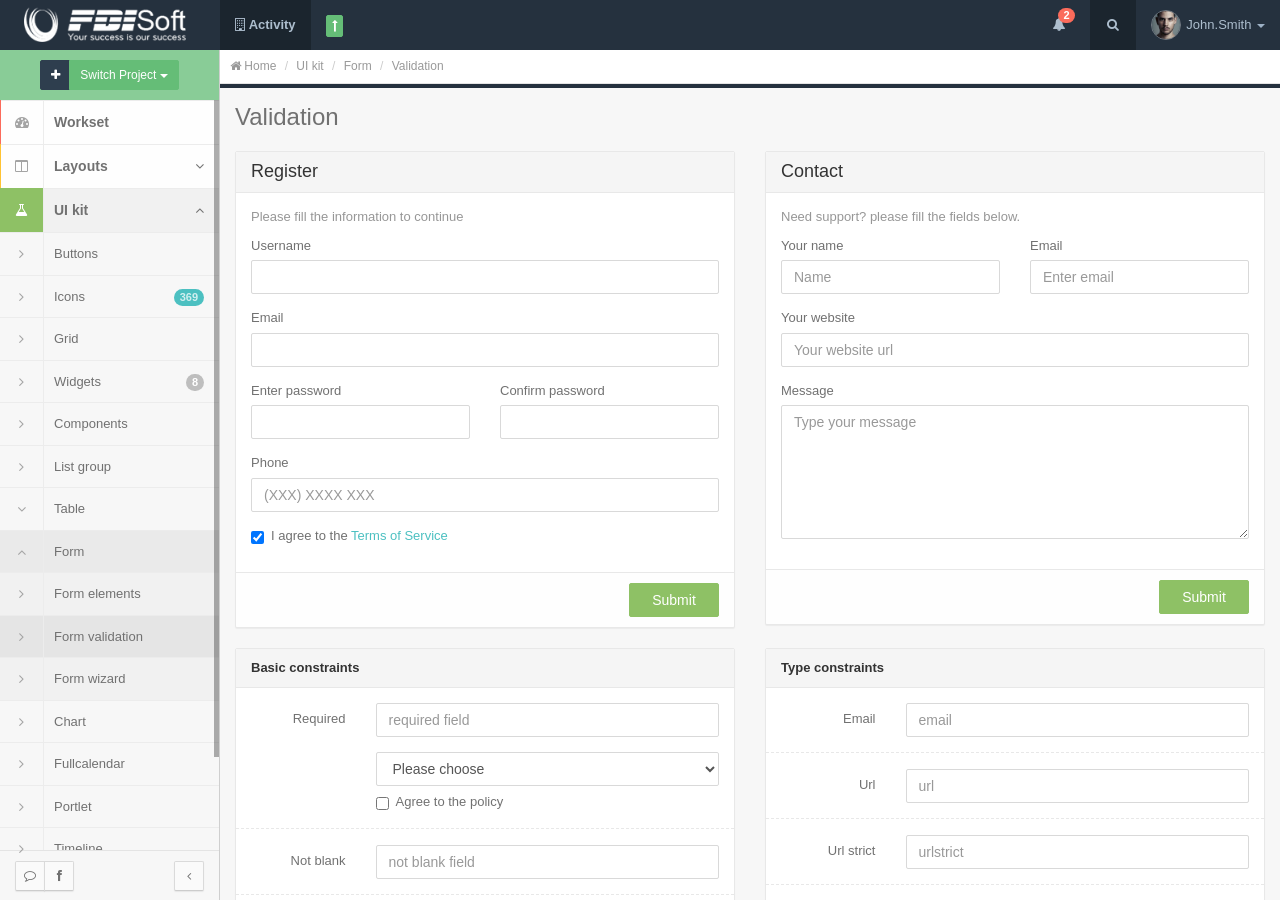
<file: QLSV/QLSV.Web/Skin/form-validation.html>
<!DOCTYPE html>
<html lang="en" class="app">
<head>
  <meta charset="utf-8" />
  <title>Notebook | Web Application</title>
  <meta name="description" content="app, web app, responsive, admin dashboard, admin, flat, flat ui, ui kit, off screen nav" />
  <meta name="viewport" content="width=device-width, initial-scale=1, maximum-scale=1" /> 
  <link rel="stylesheet" href="css/bootstrap.css" type="text/css" />
  <link rel="stylesheet" href="css/animate.css" type="text/css" />
  <link rel="stylesheet" href="css/font-awesome.min.css" type="text/css" />
  <link rel="stylesheet" href="css/font.css" type="text/css" />
  
  <link rel="stylesheet" href="css/app.css" type="text/css" />
  <!--[if lt IE 9]>
    <script src="js/ie/html5shiv.js"></script>
    <script src="js/ie/respond.min.js"></script>
    <script src="js/ie/excanvas.js"></script>
  <![endif]-->
</head>
<body>
  <section class="vbox">
    <header class="bg-dark dk header navbar navbar-fixed-top-xs">
      <div class="navbar-header aside-md">
        <a class="btn btn-link visible-xs" data-toggle="class:nav-off-screen,open" data-target="#nav,html">
          <i class="fa fa-bars"></i>
        </a>
        <a href="#" class="navbar-brand" data-toggle="fullscreen"><img src="images/logo.png" class="m-r-sm">Notebook</a>
        <a class="btn btn-link visible-xs" data-toggle="dropdown" data-target=".nav-user">
          <i class="fa fa-cog"></i>
        </a>
      </div>
      <ul class="nav navbar-nav hidden-xs">
        <li class="dropdown">
          <a href="#" class="dropdown-toggle dker" data-toggle="dropdown">
            <i class="fa fa-building-o"></i> 
            <span class="font-bold">Activity</span>
          </a>
          <section class="dropdown-menu aside-xl on animated fadeInLeft no-borders lt">
            <div class="wrapper lter m-t-n-xs">
              <a href="#" class="thumb pull-left m-r">
                <img src="images/avatar.jpg" class="img-circle">
              </a>
              <div class="clear">
                <a href="#"><span class="text-white font-bold">@Mike Mcalidek</span></a>
                <small class="block">Art Director</small>
                <a href="#" class="btn btn-xs btn-success m-t-xs">Upgrade</a>
              </div>
            </div>
            <div class="row m-l-none m-r-none m-b-n-xs text-center">
              <div class="col-xs-4">
                <div class="padder-v">
                  <span class="m-b-xs h4 block text-white">245</span>
                  <small class="text-muted">Followers</small>
                </div>
              </div>
              <div class="col-xs-4 dk">
                <div class="padder-v">
                  <span class="m-b-xs h4 block text-white">55</span>
                  <small class="text-muted">Likes</small>
                </div>
              </div>
              <div class="col-xs-4">
                <div class="padder-v">
                  <span class="m-b-xs h4 block text-white">2,035</span>
                  <small class="text-muted">Photos</small>
                </div>
              </div>
            </div>
          </section>
        </li>
        <li>
          <div class="m-t m-l">
            <a href="price.html" class="dropdown-toggle btn btn-xs btn-primary" title="Upgrade"><i class="fa fa-long-arrow-up"></i></a>
          </div>
        </li>
      </ul>      
      <ul class="nav navbar-nav navbar-right m-n hidden-xs nav-user">
        <li class="hidden-xs">
          <a href="#" class="dropdown-toggle dk" data-toggle="dropdown">
            <i class="fa fa-bell"></i>
            <span class="badge badge-sm up bg-danger m-l-n-sm count">2</span>
          </a>
          <section class="dropdown-menu aside-xl">
            <section class="panel bg-white">
              <header class="panel-heading b-light bg-light">
                <strong>You have <span class="count">2</span> notifications</strong>
              </header>
              <div class="list-group list-group-alt animated fadeInRight">
                <a href="#" class="media list-group-item">
                  <span class="pull-left thumb-sm">
                    <img src="images/avatar.jpg" alt="John said" class="img-circle">
                  </span>
                  <span class="media-body block m-b-none">
                    Use awesome animate.css<br>
                    <small class="text-muted">10 minutes ago</small>
                  </span>
                </a>
                <a href="#" class="media list-group-item">
                  <span class="media-body block m-b-none">
                    1.0 initial released<br>
                    <small class="text-muted">1 hour ago</small>
                  </span>
                </a>
              </div>
              <footer class="panel-footer text-sm">
                <a href="#" class="pull-right"><i class="fa fa-cog"></i></a>
                <a href="#notes" data-toggle="class:show animated fadeInRight">See all the notifications</a>
              </footer>
            </section>
          </section>
        </li>
        <li class="dropdown hidden-xs">
          <a href="#" class="dropdown-toggle dker" data-toggle="dropdown"><i class="fa fa-fw fa-search"></i></a>
          <section class="dropdown-menu aside-xl animated fadeInUp">
            <section class="panel bg-white">
              <form role="search">
                <div class="form-group wrapper m-b-none">
                  <div class="input-group">
                    <input type="text" class="form-control" placeholder="Search">
                    <span class="input-group-btn">
                      <button type="submit" class="btn btn-info btn-icon"><i class="fa fa-search"></i></button>
                    </span>
                  </div>
                </div>
              </form>
            </section>
          </section>
        </li>
        <li class="dropdown">
          <a href="#" class="dropdown-toggle" data-toggle="dropdown">
            <span class="thumb-sm avatar pull-left">
              <img src="images/avatar.jpg">
            </span>
            John.Smith <b class="caret"></b>
          </a>
          <ul class="dropdown-menu animated fadeInRight">
            <span class="arrow top"></span>
            <li>
              <a href="#">Settings</a>
            </li>
            <li>
              <a href="profile.html">Profile</a>
            </li>
            <li>
              <a href="#">
                <span class="badge bg-danger pull-right">3</span>
                Notifications
              </a>
            </li>
            <li>
              <a href="docs.html">Help</a>
            </li>
            <li class="divider"></li>
            <li>
              <a href="modal.lockme.html" data-toggle="ajaxModal" >Logout</a>
            </li>
          </ul>
        </li>
      </ul>      
    </header>
    <section>
      <section class="hbox stretch">
        <!-- .aside -->
        <aside class="bg-light lter b-r aside-md hidden-print" id="nav">          
          <section class="vbox">
            <header class="header bg-primary lter text-center clearfix">
              <div class="btn-group">
                <button type="button" class="btn btn-sm btn-dark btn-icon" title="New project"><i class="fa fa-plus"></i></button>
                <div class="btn-group hidden-nav-xs">
                  <button type="button" class="btn btn-sm btn-primary dropdown-toggle" data-toggle="dropdown">
                    Switch Project
                    <span class="caret"></span>
                  </button>
                  <ul class="dropdown-menu text-left">
                    <li><a href="#">Project</a></li>
                    <li><a href="#">Another Project</a></li>
                    <li><a href="#">More Projects</a></li>
                  </ul>
                </div>
              </div>
            </header>
            <section class="w-f scrollable">
              <div class="slim-scroll" data-height="auto" data-disable-fade-out="true" data-distance="0" data-size="5px" data-color="#333333">
                
                <!-- nav -->
                <nav class="nav-primary hidden-xs">
                  <ul class="nav">
                    <li >
                      <a href="index.html"  >
                        <i class="fa fa-dashboard icon">
                          <b class="bg-danger"></b>
                        </i>
                        <span>Workset</span>
                      </a>
                    </li>
                    <li >
                      <a href="#layout"  >
                        <i class="fa fa-columns icon">
                          <b class="bg-warning"></b>
                        </i>
                        <span class="pull-right">
                          <i class="fa fa-angle-down text"></i>
                          <i class="fa fa-angle-up text-active"></i>
                        </span>
                        <span>Layouts</span>
                      </a>
                      <ul class="nav lt">
                        <li >
                          <a href="layout-c.html" >                                                        
                            <i class="fa fa-angle-right"></i>
                            <span>Color option</span>
                          </a>
                        </li>
                        <li >
                          <a href="layout-r.html" >                                                        
                            <i class="fa fa-angle-right"></i>
                            <span>Right nav</span>
                          </a>
                        </li>
                        <li >
                          <a href="layout-h.html" >                                                        
                            <i class="fa fa-angle-right"></i>
                            <span>H-Layout</span>
                          </a>
                        </li>
                      </ul>
                    </li>
                    <li  class="active">
                      <a href="#uikit"   class="active">
                        <i class="fa fa-flask icon">
                          <b class="bg-success"></b>
                        </i>
                        <span class="pull-right">
                          <i class="fa fa-angle-down text"></i>
                          <i class="fa fa-angle-up text-active"></i>
                        </span>
                        <span>UI kit</span>
                      </a>
                      <ul class="nav lt">
                        <li >
                          <a href="buttons.html" >                                                        
                            <i class="fa fa-angle-right"></i>
                            <span>Buttons</span>
                          </a>
                        </li>
                        <li >
                          <a href="icons.html" >                            
                            <b class="badge bg-info pull-right">369</b>                                                        
                            <i class="fa fa-angle-right"></i>
                            <span>Icons</span>
                          </a>
                        </li>
                        <li >
                          <a href="grid.html" >                                                        
                            <i class="fa fa-angle-right"></i>
                            <span>Grid</span>
                          </a>
                        </li>
                        <li >
                          <a href="widgets.html" >                            
                            <b class="badge  pull-right">8</b>                                                        
                            <i class="fa fa-angle-right"></i>
                            <span>Widgets</span>
                          </a>
                        </li>
                        <li >
                          <a href="components.html" >                                                        
                            <i class="fa fa-angle-right"></i>
                            <span>Components</span>
                          </a>
                        </li>
                        <li >
                          <a href="list.html" >                                                        
                            <i class="fa fa-angle-right"></i>
                            <span>List group</span>
                          </a>
                        </li>
                        <li >
                          <a href="#table" >                            
                            <i class="fa fa-angle-down text"></i>
                            <i class="fa fa-angle-up text-active"></i>
                            <span>Table</span>
                          </a>
                          <ul class="nav bg">
                            <li >
                              <a href="table-static.html" >
                                <i class="fa fa-angle-right"></i>
                                <span>Table static</span>
                              </a>
                            </li>
                            <li >
                              <a href="table-datatable.html" >
                                <i class="fa fa-angle-right"></i>
                                <span>Datatable</span>
                              </a>
                            </li>
                            <li >
                              <a href="table-datagrid.html" >
                                <i class="fa fa-angle-right"></i>
                                <span>Datagrid</span>
                              </a>
                            </li>
                          </ul>
                        </li>
                        <li  class="active">
                          <a href="#form"  class="active">                            
                            <i class="fa fa-angle-down text"></i>
                            <i class="fa fa-angle-up text-active"></i>
                            <span>Form</span>
                          </a>
                          <ul class="nav bg">
                            <li >
                              <a href="form-elements.html" >
                                <i class="fa fa-angle-right"></i>
                                <span>Form elements</span>
                              </a>
                            </li>
                            <li  class="active">
                              <a href="form-validation.html"  class="active">
                                <i class="fa fa-angle-right"></i>
                                <span>Form validation</span>
                              </a>
                            </li>
                            <li >
                              <a href="form-wizard.html" >
                                <i class="fa fa-angle-right"></i>
                                <span>Form wizard</span>
                              </a>
                            </li>
                          </ul>
                        </li>
                        <li >
                          <a href="chart.html" >                                                        
                            <i class="fa fa-angle-right"></i>
                            <span>Chart</span>
                          </a>
                        </li>
                        <li >
                          <a href="fullcalendar.html" >                                                        
                            <i class="fa fa-angle-right"></i>
                            <span>Fullcalendar</span>
                          </a>
                        </li>
                        <li >
                          <a href="portlet.html" >                                                        
                            <i class="fa fa-angle-right"></i>
                            <span>Portlet</span>
                          </a>
                        </li>
                        <li >
                          <a href="timeline.html" >                                                        
                            <i class="fa fa-angle-right"></i>
                            <span>Timeline</span>
                          </a>
                        </li>
                      </ul>
                    </li>
                    <li >
                      <a href="#pages"  >
                        <i class="fa fa-file-text icon">
                          <b class="bg-primary"></b>
                        </i>
                        <span class="pull-right">
                          <i class="fa fa-angle-down text"></i>
                          <i class="fa fa-angle-up text-active"></i>
                        </span>
                        <span>Pages</span>
                      </a>
                      <ul class="nav lt">
                        <li >
                          <a href="gallery.html" >                                                        
                            <i class="fa fa-angle-right"></i>
                            <span>Gallery</span>
                          </a>
                        </li>
                        <li >
                          <a href="profile.html" >                                                        
                            <i class="fa fa-angle-right"></i>
                            <span>Profile</span>
                          </a>
                        </li>
                        <li >
                          <a href="invoice.html" >                                                        
                            <i class="fa fa-angle-right"></i>
                            <span>Invoice</span>
                          </a>
                        </li>
                        <li >
                          <a href="intro.html" >                                                        
                            <i class="fa fa-angle-right"></i>
                            <span>Intro</span>
                          </a>
                        </li>
                        <li >
                          <a href="master.html" >                                                        
                            <i class="fa fa-angle-right"></i>
                            <span>Master</span>
                          </a>
                        </li>
                        <li >
                          <a href="gmap.html" >                                                        
                            <i class="fa fa-angle-right"></i>
                            <span>Google Map</span>
                          </a>
                        </li>
                        <li >
                          <a href="jvectormap.html" >                                                        
                            <i class="fa fa-angle-right"></i>
                            <span>Vector Map</span>
                          </a>
                        </li>
                        <li >
                          <a href="signin.html" >                                                        
                            <i class="fa fa-angle-right"></i>
                            <span>Signin</span>
                          </a>
                        </li>
                        <li >
                          <a href="signup.html" >                                                        
                            <i class="fa fa-angle-right"></i>
                            <span>Signup</span>
                          </a>
                        </li>
                        <li >
                          <a href="404.html" >                                                        
                            <i class="fa fa-angle-right"></i>
                            <span>404</span>
                          </a>
                        </li>
                      </ul>
                    </li>
                    <li >
                      <a href="mail.html"  >
                        <b class="badge bg-danger pull-right">3</b>
                        <i class="fa fa-envelope-o icon">
                          <b class="bg-primary dker"></b>
                        </i>
                        <span>Message</span>
                      </a>
                    </li>
                    <li >
                      <a href="notebook.html"  >
                        <i class="fa fa-pencil icon">
                          <b class="bg-info"></b>
                        </i>
                        <span>Notes</span>
                      </a>
                    </li>
                  </ul>
                </nav>
                <!-- / nav -->
              </div>
            </section>
            
            <footer class="footer lt hidden-xs b-t b-light">
              <div id="chat" class="dropup">
                <section class="dropdown-menu on aside-md m-l-n">
                  <section class="panel bg-white">
                    <header class="panel-heading b-b b-light">Active chats</header>
                    <div class="panel-body animated fadeInRight">
                      <p class="text-sm">No active chats.</p>
                      <p><a href="#" class="btn btn-sm btn-default">Start a chat</a></p>
                    </div>
                  </section>
                </section>
              </div>
              <div id="invite" class="dropup">                
                <section class="dropdown-menu on aside-md m-l-n">
                  <section class="panel bg-white">
                    <header class="panel-heading b-b b-light">
                      John <i class="fa fa-circle text-success"></i>
                    </header>
                    <div class="panel-body animated fadeInRight">
                      <p class="text-sm">No contacts in your lists.</p>
                      <p><a href="#" class="btn btn-sm btn-facebook"><i class="fa fa-fw fa-facebook"></i> Invite from Facebook</a></p>
                    </div>
                  </section>
                </section>
              </div>
              <a href="#nav" data-toggle="class:nav-xs" class="pull-right btn btn-sm btn-default btn-icon">
                <i class="fa fa-angle-left text"></i>
                <i class="fa fa-angle-right text-active"></i>
              </a>
              <div class="btn-group hidden-nav-xs">
                <button type="button" title="Chats" class="btn btn-icon btn-sm btn-default" data-toggle="dropdown" data-target="#chat"><i class="fa fa-comment-o"></i></button>
                <button type="button" title="Contacts" class="btn btn-icon btn-sm btn-default" data-toggle="dropdown" data-target="#invite"><i class="fa fa-facebook"></i></button>
              </div>
            </footer>
          </section>
        </aside>
        <!-- /.aside -->
        <section id="content">
          <section class="vbox">
            <section class="scrollable padder">
              <ul class="breadcrumb no-border no-radius b-b b-light pull-in">
                <li><a href="index.html"><i class="fa fa-home"></i> Home</a></li>
                <li><a href="#">UI kit</a></li>
                <li><a href="#">Form</a></li>
                <li class="active">Validation</li>
              </ul>
              <div class="m-b-md">
                <h3 class="m-b-none">Validation</h3>
              </div>
              <div class="row">
                <div class="col-sm-6">
                  <form data-validate="parsley">
                    <section class="panel panel-default">
                      <header class="panel-heading">
                        <span class="h4">Register</span>
                      </header>
                      <div class="panel-body">
                        <p class="text-muted">Please fill the information to continue</p>
                        <div class="form-group">
                          <label>Username</label>
                          <input type="text" class="form-control" data-required="true">                        
                        </div>
                        <div class="form-group">
                          <label>Email</label>
                          <input type="text" class="form-control" data-type="email" data-required="true">                        
                        </div>
                        <div class="form-group pull-in clearfix">
                          <div class="col-sm-6">
                            <label>Enter password</label>
                            <input type="password" class="form-control" data-required="true" id="pwd">   
                          </div>
                          <div class="col-sm-6">
                            <label>Confirm password</label>
                            <input type="password" class="form-control" data-equalto="#pwd" data-required="true">      
                          </div>   
                        </div>
                        <div class="form-group">
                          <label>Phone</label>
                          <input type="text" class="form-control" data-type="phone" placeholder="(XXX) XXXX XXX" data-required="true">
                        </div>
                        <div class="checkbox">
                          <label>
                            <input type="checkbox" name="check" checked data-required="true"> I agree to the <a href="#" class="text-info">Terms of Service</a>
                          </label>
                        </div>
                      </div>
                      <footer class="panel-footer text-right bg-light lter">
                        <button type="submit" class="btn btn-success btn-s-xs">Submit</button>
                      </footer>
                    </section>
                  </form>
                </div>
                <div class="col-sm-6">
                  <form data-validate="parsley">
                    <section class="panel panel-default">
                      <header class="panel-heading">
                        <span class="h4">Contact</span>
                      </header>
                      <div class="panel-body">
                        <p class="text-muted">Need support? please fill the fields below.</p>                        
                          <div class="form-group pull-in clearfix">
                            <div class="col-sm-6">
                              <label>Your name</label>
                              <input type="text" class="form-control" placeholder="Name" data-required="true">
                            </div>
                            <div class="col-sm-6">
                              <label>Email</label>
                              <input type="email" class="form-control" placeholder="Enter email" data-required="true">
                            </div>
                          </div>
                          <div class="form-group">
                            <label>Your website</label>
                            <input type="text" data-type="url"  data-required="true" class="form-control" placeholder="Your website url">
                          </div>
                          <div class="form-group">
                            <label>Message</label>
                            <textarea class="form-control" rows="6" data-minwords="6" data-required="true" placeholder="Type your message"></textarea>
                          </div>
                      </div>
                      <footer class="panel-footer text-right bg-light lter">
                        <button type="submit" class="btn btn-success btn-s-xs">Submit</button>
                      </footer>
                    </section>
                  </form>
                </div>
              </div>
              <div class="row">
                <div class="col-sm-6">
                  <form class="form-horizontal" data-validate="parsley">
                    <section class="panel panel-default">
                      <header class="panel-heading">
                        <strong>Basic constraints</strong>
                      </header>
                      <div class="panel-body">                    
                        <div class="form-group">
                          <label class="col-sm-3 control-label">Required</label>
                          <div class="col-sm-9">
                            <input type="text" class="form-control" data-required="true" placeholder="required field">
                            <select data-required="true" class="form-control m-t">
                                <option value="">Please choose</option>
                                <option value="foo">Foo</option>
                                <option value="bar">Bar</option>
                            </select>
                            <label class="checkbox">
                              <input type="checkbox" name="inlineCheckbox1" value="option1" data-required="true" data-error-message="You must agree to the site policy."> Agree to the policy
                            </label>
                          </div>
                        </div>
                        <div class="line line-dashed line-lg pull-in"></div>
                        <div class="form-group">
                          <label class="col-sm-3 control-label">Not blank</label>
                          <div class="col-sm-9">
                            <input type="text" data-notblank="true" class="form-control" placeholder="not blank field">
                          </div>
                        </div>
                        <div class="line line-dashed line-lg pull-in"></div>
                        <div class="form-group">
                          <label class="col-sm-3 control-label">Min Length</label>
                          <div class="col-sm-9">
                            <input type="text" data-minlength="6" class="form-control" placeholder="minlength = 6">
                          </div>
                        </div>
                        <div class="line line-dashed line-lg pull-in"></div>
                        <div class="form-group">
                          <label class="col-sm-3 control-label">Max Length</label>
                          <div class="col-sm-9">
                            <input type="text" data-maxlength="6" class="form-control" placeholder="maxlength = 6">
                          </div>
                        </div>
                        <div class="line line-dashed line-lg pull-in"></div>
                        <div class="form-group">
                          <label class="col-sm-3 control-label">Range Length</label>
                          <div class="col-sm-9">
                            <input type="text" data-rangelength="[5,10]" class="form-control" placeholder="data-rangelength = [5,10]">
                          </div>
                        </div>
                        <div class="line line-dashed line-lg pull-in"></div>
                        <div class="form-group">
                          <label class="col-sm-3 control-label">Min</label>
                          <div class="col-sm-9">
                            <input type="text" data-min="6" class="form-control" placeholder="min = 6">
                          </div>
                        </div>
                        <div class="line line-dashed line-lg pull-in"></div>
                        <div class="form-group">
                          <label class="col-sm-3 control-label">Max</label>
                          <div class="col-sm-9">
                            <input type="text" data-max="100" class="form-control" placeholder="max = 100">
                          </div>
                        </div>
                        <div class="line line-dashed line-lg pull-in"></div>
                        <div class="form-group">
                          <label class="col-sm-3 control-label">Range</label>
                          <div class="col-sm-9">
                            <input type="text" data-range="[6, 100]" class="form-control" placeholder="data-range = [6, 100]">
                          </div>
                        </div>
                        <div class="line line-dashed line-lg pull-in"></div>
                        <div class="form-group">
                          <label class="col-sm-3 control-label">RegExp</label>
                          <div class="col-sm-9">
                            <input type="text" data-regexp="#[A-Fa-f0-9]{6}" class="form-control" placeholder="hexa color code">
                          </div>
                        </div>
                        <div class="line line-dashed line-lg pull-in"></div>
                        <div class="form-group">
                          <label class="col-sm-3 control-label">Equal To</label>
                          <div class="col-sm-9">
                            <div class="row">
                              <div class="col-sm-6"><input type="text" value="foo" id="foo" class="form-control"></div>
                              <div class="col-sm-6"><input type="text" data-equalto="#foo" placeholder="equal to foo" class="form-control"></div>
                            </div>                            
                          </div>
                        </div>
                      </div>
                      <footer class="panel-footer text-right bg-light lter">
                        <button type="submit" class="btn btn-success btn-s-xs">Submit</button>
                      </footer>
                    </section>
                  </form>
                </div>
                <div class="col-sm-6">
                  <form class="form-horizontal" data-validate="parsley">
                    <section class="panel panel-default">
                      <header class="panel-heading">
                        <strong>Type constraints</strong>
                      </header>
                      <div class="panel-body">                    
                        <div class="form-group">
                          <label class="col-sm-3 control-label">Email</label>
                          <div class="col-sm-9">
                            <input type="text" class="form-control" data-type="email" data-required="true" placeholder="email">    
                          </div>
                        </div>
                        <div class="line line-dashed line-lg pull-in"></div>
                        <div class="form-group">
                          <label class="col-sm-3 control-label">Url</label>
                          <div class="col-sm-9">
                            <input type="text" data-type="url" class="form-control" placeholder="url">
                          </div>
                        </div>
                        <div class="line line-dashed line-lg pull-in"></div>
                        <div class="form-group">
                          <label class="col-sm-3 control-label">Url strict</label>
                          <div class="col-sm-9">
                            <input type="text" data-type="urlstrict" class="form-control" placeholder="urlstrict">
                          </div>
                        </div>
                        <div class="line line-dashed line-lg pull-in"></div>
                        <div class="form-group">
                          <label class="col-sm-3 control-label">Digits</label>
                          <div class="col-sm-9">
                            <input type="text" data-type="digits" class="form-control" placeholder="digits">
                          </div>
                        </div>
                        <div class="line line-dashed line-lg pull-in"></div>
                        <div class="form-group">
                          <label class="col-sm-3 control-label">Number</label>
                          <div class="col-sm-9">
                            <input type="text" data-type="number" class="form-control" placeholder="number">
                          </div>
                        </div>
                        <div class="line line-dashed line-lg pull-in"></div>
                        <div class="form-group">
                          <label class="col-sm-3 control-label">Alphanum</label>
                          <div class="col-sm-9">
                            <input type="text" data-type="alphanum" class="form-control" placeholder="alphanumeric string">
                          </div>
                        </div>
                        <div class="line line-dashed line-lg pull-in"></div>
                        <div class="form-group">
                          <label class="col-sm-3 control-label">Date Iso</label>
                          <div class="col-sm-9">
                            <input type="text" data-type="dateIso" class="form-control" placeholder="YYYY-MM-DD">
                          </div>
                        </div>
                        <div class="line line-dashed line-lg pull-in"></div>
                        <div class="form-group">
                          <label class="col-sm-3 control-label">Phone</label>
                          <div class="col-sm-9">
                            <input type="text" data-type="phone" class="form-control" placeholder="(XXX) XXXX XXX">
                          </div>
                        </div>
                        <div class="line line-dashed line-lg pull-in"></div>
                        <div class="form-group">
                          <label class="col-sm-3 control-label">Min Words</label>
                          <div class="col-sm-9">
                            <input type="text" data-minwords="6" class="form-control" placeholder="min 6 words">
                          </div>
                        </div>
                        <div class="line line-dashed line-lg pull-in"></div>
                        <div class="form-group">
                          <label class="col-sm-3 control-label">Max Words</label>
                          <div class="col-sm-9">
                            <input type="text" data-maxwords="6" class="form-control" placeholder="max 6 words">                         
                          </div>
                        </div>
                        <div class="line line-dashed line-lg pull-in"></div>
                        <div class="form-group">
                          <label class="col-sm-3 control-label">Range Words</label>
                          <div class="col-sm-9">
                            <input type="text" data-rangewords="[6,10]" class="form-control" placeholder="min 6 words & max 10 words">
                          </div>
                        </div>
                      </div>
                      <footer class="panel-footer text-right bg-light lter">
                        <button type="submit" class="btn btn-success btn-s-xs">Submit</button>
                      </footer>
                    </section>
                  </form>
                </div>
              </div>
            </section>
          </section>
          <a href="#" class="hide nav-off-screen-block" data-toggle="class:nav-off-screen" data-target="#nav"></a>
        </section>
        <aside class="bg-light lter b-l aside-md hide" id="notes">
          <div class="wrapper">Notification</div>
        </aside>
      </section>
    </section>
  </section>
  <script src="js/jquery.min.js"></script>
  <!-- Bootstrap -->
  <script src="js/bootstrap.js"></script>
  <!-- App -->
  <script src="js/app.js"></script>
  <script src="js/app.plugin.js"></script>
  <script src="js/slimscroll/jquery.slimscroll.min.js"></script>
  <!-- parsley -->
<script src="js/parsley/parsley.min.js"></script>
<script src="js/parsley/parsley.extend.js"></script>

</body>
</html>
</file>
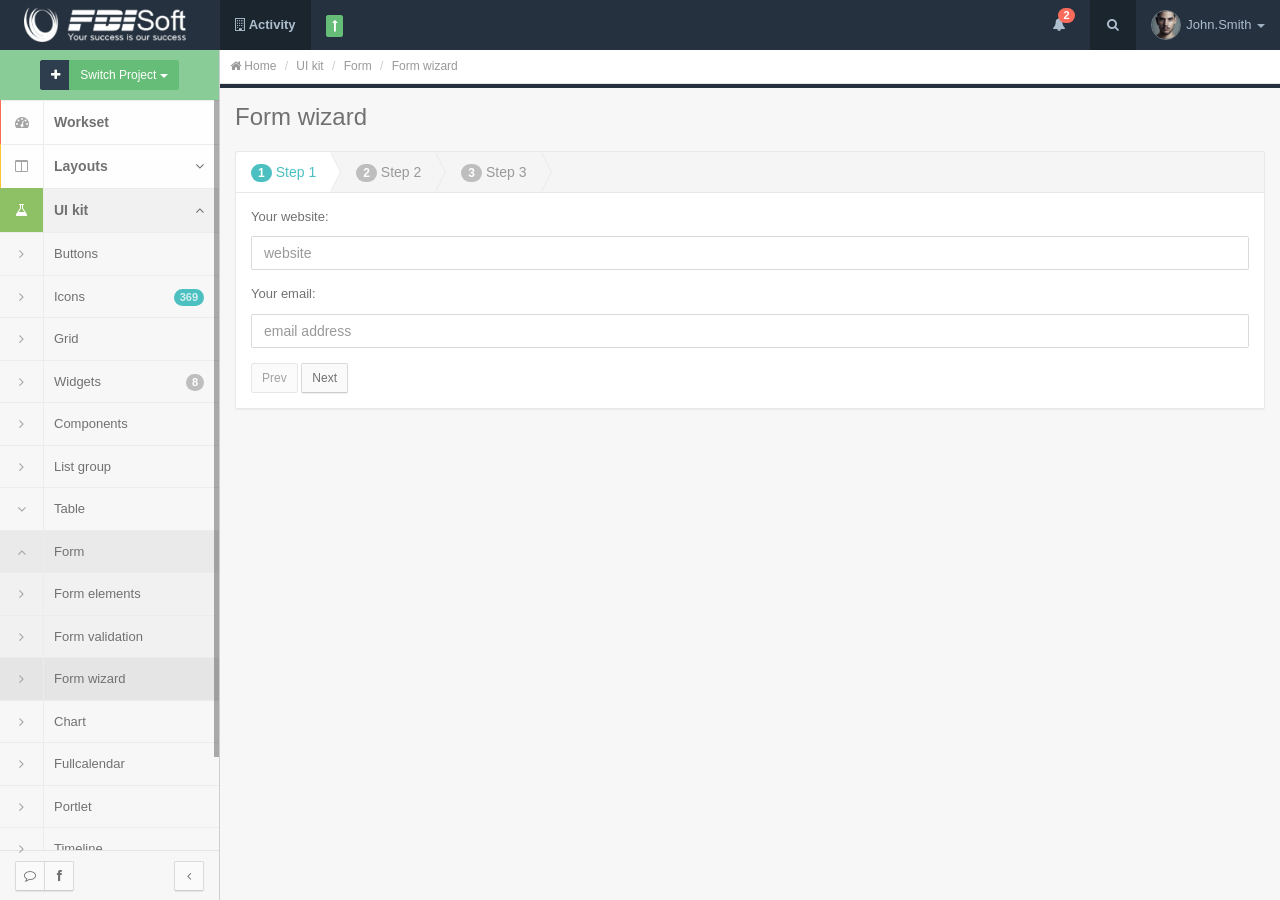
<file: QLSV/QLSV.Web/Skin/form-wizard.html>
<!DOCTYPE html>
<html lang="en" class="app">
<head>
  <meta charset="utf-8" />
  <title>Notebook | Web Application</title>
  <meta name="description" content="app, web app, responsive, admin dashboard, admin, flat, flat ui, ui kit, off screen nav" />
  <meta name="viewport" content="width=device-width, initial-scale=1, maximum-scale=1" /> 
  <link rel="stylesheet" href="css/bootstrap.css" type="text/css" />
  <link rel="stylesheet" href="css/animate.css" type="text/css" />
  <link rel="stylesheet" href="css/font-awesome.min.css" type="text/css" />
  <link rel="stylesheet" href="css/font.css" type="text/css" />
  <link rel="stylesheet" href="js/fuelux/fuelux.css" type="text/css"/>
  <link rel="stylesheet" href="css/app.css" type="text/css" />
  <!--[if lt IE 9]>
    <script src="js/ie/html5shiv.js"></script>
    <script src="js/ie/respond.min.js"></script>
    <script src="js/ie/excanvas.js"></script>
  <![endif]-->
</head>
<body>
  <section class="vbox">
    <header class="bg-dark dk header navbar navbar-fixed-top-xs">
      <div class="navbar-header aside-md">
        <a class="btn btn-link visible-xs" data-toggle="class:nav-off-screen,open" data-target="#nav,html">
          <i class="fa fa-bars"></i>
        </a>
        <a href="#" class="navbar-brand" data-toggle="fullscreen"><img src="images/logo.png" class="m-r-sm">Notebook</a>
        <a class="btn btn-link visible-xs" data-toggle="dropdown" data-target=".nav-user">
          <i class="fa fa-cog"></i>
        </a>
      </div>
      <ul class="nav navbar-nav hidden-xs">
        <li class="dropdown">
          <a href="#" class="dropdown-toggle dker" data-toggle="dropdown">
            <i class="fa fa-building-o"></i> 
            <span class="font-bold">Activity</span>
          </a>
          <section class="dropdown-menu aside-xl on animated fadeInLeft no-borders lt">
            <div class="wrapper lter m-t-n-xs">
              <a href="#" class="thumb pull-left m-r">
                <img src="images/avatar.jpg" class="img-circle">
              </a>
              <div class="clear">
                <a href="#"><span class="text-white font-bold">@Mike Mcalidek</span></a>
                <small class="block">Art Director</small>
                <a href="#" class="btn btn-xs btn-success m-t-xs">Upgrade</a>
              </div>
            </div>
            <div class="row m-l-none m-r-none m-b-n-xs text-center">
              <div class="col-xs-4">
                <div class="padder-v">
                  <span class="m-b-xs h4 block text-white">245</span>
                  <small class="text-muted">Followers</small>
                </div>
              </div>
              <div class="col-xs-4 dk">
                <div class="padder-v">
                  <span class="m-b-xs h4 block text-white">55</span>
                  <small class="text-muted">Likes</small>
                </div>
              </div>
              <div class="col-xs-4">
                <div class="padder-v">
                  <span class="m-b-xs h4 block text-white">2,035</span>
                  <small class="text-muted">Photos</small>
                </div>
              </div>
            </div>
          </section>
        </li>
        <li>
          <div class="m-t m-l">
            <a href="price.html" class="dropdown-toggle btn btn-xs btn-primary" title="Upgrade"><i class="fa fa-long-arrow-up"></i></a>
          </div>
        </li>
      </ul>      
      <ul class="nav navbar-nav navbar-right m-n hidden-xs nav-user">
        <li class="hidden-xs">
          <a href="#" class="dropdown-toggle dk" data-toggle="dropdown">
            <i class="fa fa-bell"></i>
            <span class="badge badge-sm up bg-danger m-l-n-sm count">2</span>
          </a>
          <section class="dropdown-menu aside-xl">
            <section class="panel bg-white">
              <header class="panel-heading b-light bg-light">
                <strong>You have <span class="count">2</span> notifications</strong>
              </header>
              <div class="list-group list-group-alt animated fadeInRight">
                <a href="#" class="media list-group-item">
                  <span class="pull-left thumb-sm">
                    <img src="images/avatar.jpg" alt="John said" class="img-circle">
                  </span>
                  <span class="media-body block m-b-none">
                    Use awesome animate.css<br>
                    <small class="text-muted">10 minutes ago</small>
                  </span>
                </a>
                <a href="#" class="media list-group-item">
                  <span class="media-body block m-b-none">
                    1.0 initial released<br>
                    <small class="text-muted">1 hour ago</small>
                  </span>
                </a>
              </div>
              <footer class="panel-footer text-sm">
                <a href="#" class="pull-right"><i class="fa fa-cog"></i></a>
                <a href="#notes" data-toggle="class:show animated fadeInRight">See all the notifications</a>
              </footer>
            </section>
          </section>
        </li>
        <li class="dropdown hidden-xs">
          <a href="#" class="dropdown-toggle dker" data-toggle="dropdown"><i class="fa fa-fw fa-search"></i></a>
          <section class="dropdown-menu aside-xl animated fadeInUp">
            <section class="panel bg-white">
              <form role="search">
                <div class="form-group wrapper m-b-none">
                  <div class="input-group">
                    <input type="text" class="form-control" placeholder="Search">
                    <span class="input-group-btn">
                      <button type="submit" class="btn btn-info btn-icon"><i class="fa fa-search"></i></button>
                    </span>
                  </div>
                </div>
              </form>
            </section>
          </section>
        </li>
        <li class="dropdown">
          <a href="#" class="dropdown-toggle" data-toggle="dropdown">
            <span class="thumb-sm avatar pull-left">
              <img src="images/avatar.jpg">
            </span>
            John.Smith <b class="caret"></b>
          </a>
          <ul class="dropdown-menu animated fadeInRight">
            <span class="arrow top"></span>
            <li>
              <a href="#">Settings</a>
            </li>
            <li>
              <a href="profile.html">Profile</a>
            </li>
            <li>
              <a href="#">
                <span class="badge bg-danger pull-right">3</span>
                Notifications
              </a>
            </li>
            <li>
              <a href="docs.html">Help</a>
            </li>
            <li class="divider"></li>
            <li>
              <a href="modal.lockme.html" data-toggle="ajaxModal" >Logout</a>
            </li>
          </ul>
        </li>
      </ul>      
    </header>
    <section>
      <section class="hbox stretch">
        <!-- .aside -->
        <aside class="bg-light lter b-r aside-md hidden-print" id="nav">          
          <section class="vbox">
            <header class="header bg-primary lter text-center clearfix">
              <div class="btn-group">
                <button type="button" class="btn btn-sm btn-dark btn-icon" title="New project"><i class="fa fa-plus"></i></button>
                <div class="btn-group hidden-nav-xs">
                  <button type="button" class="btn btn-sm btn-primary dropdown-toggle" data-toggle="dropdown">
                    Switch Project
                    <span class="caret"></span>
                  </button>
                  <ul class="dropdown-menu text-left">
                    <li><a href="#">Project</a></li>
                    <li><a href="#">Another Project</a></li>
                    <li><a href="#">More Projects</a></li>
                  </ul>
                </div>
              </div>
            </header>
            <section class="w-f scrollable">
              <div class="slim-scroll" data-height="auto" data-disable-fade-out="true" data-distance="0" data-size="5px" data-color="#333333">
                
                <!-- nav -->
                <nav class="nav-primary hidden-xs">
                  <ul class="nav">
                    <li >
                      <a href="index.html"  >
                        <i class="fa fa-dashboard icon">
                          <b class="bg-danger"></b>
                        </i>
                        <span>Workset</span>
                      </a>
                    </li>
                    <li >
                      <a href="#layout"  >
                        <i class="fa fa-columns icon">
                          <b class="bg-warning"></b>
                        </i>
                        <span class="pull-right">
                          <i class="fa fa-angle-down text"></i>
                          <i class="fa fa-angle-up text-active"></i>
                        </span>
                        <span>Layouts</span>
                      </a>
                      <ul class="nav lt">
                        <li >
                          <a href="layout-c.html" >                                                        
                            <i class="fa fa-angle-right"></i>
                            <span>Color option</span>
                          </a>
                        </li>
                        <li >
                          <a href="layout-r.html" >                                                        
                            <i class="fa fa-angle-right"></i>
                            <span>Right nav</span>
                          </a>
                        </li>
                        <li >
                          <a href="layout-h.html" >                                                        
                            <i class="fa fa-angle-right"></i>
                            <span>H-Layout</span>
                          </a>
                        </li>
                      </ul>
                    </li>
                    <li  class="active">
                      <a href="#uikit"   class="active">
                        <i class="fa fa-flask icon">
                          <b class="bg-success"></b>
                        </i>
                        <span class="pull-right">
                          <i class="fa fa-angle-down text"></i>
                          <i class="fa fa-angle-up text-active"></i>
                        </span>
                        <span>UI kit</span>
                      </a>
                      <ul class="nav lt">
                        <li >
                          <a href="buttons.html" >                                                        
                            <i class="fa fa-angle-right"></i>
                            <span>Buttons</span>
                          </a>
                        </li>
                        <li >
                          <a href="icons.html" >                            
                            <b class="badge bg-info pull-right">369</b>                                                        
                            <i class="fa fa-angle-right"></i>
                            <span>Icons</span>
                          </a>
                        </li>
                        <li >
                          <a href="grid.html" >                                                        
                            <i class="fa fa-angle-right"></i>
                            <span>Grid</span>
                          </a>
                        </li>
                        <li >
                          <a href="widgets.html" >                            
                            <b class="badge  pull-right">8</b>                                                        
                            <i class="fa fa-angle-right"></i>
                            <span>Widgets</span>
                          </a>
                        </li>
                        <li >
                          <a href="components.html" >                                                        
                            <i class="fa fa-angle-right"></i>
                            <span>Components</span>
                          </a>
                        </li>
                        <li >
                          <a href="list.html" >                                                        
                            <i class="fa fa-angle-right"></i>
                            <span>List group</span>
                          </a>
                        </li>
                        <li >
                          <a href="#table" >                            
                            <i class="fa fa-angle-down text"></i>
                            <i class="fa fa-angle-up text-active"></i>
                            <span>Table</span>
                          </a>
                          <ul class="nav bg">
                            <li >
                              <a href="table-static.html" >
                                <i class="fa fa-angle-right"></i>
                                <span>Table static</span>
                              </a>
                            </li>
                            <li >
                              <a href="table-datatable.html" >
                                <i class="fa fa-angle-right"></i>
                                <span>Datatable</span>
                              </a>
                            </li>
                            <li >
                              <a href="table-datagrid.html" >
                                <i class="fa fa-angle-right"></i>
                                <span>Datagrid</span>
                              </a>
                            </li>
                          </ul>
                        </li>
                        <li  class="active">
                          <a href="#form"  class="active">                            
                            <i class="fa fa-angle-down text"></i>
                            <i class="fa fa-angle-up text-active"></i>
                            <span>Form</span>
                          </a>
                          <ul class="nav bg">
                            <li >
                              <a href="form-elements.html" >
                                <i class="fa fa-angle-right"></i>
                                <span>Form elements</span>
                              </a>
                            </li>
                            <li >
                              <a href="form-validation.html" >
                                <i class="fa fa-angle-right"></i>
                                <span>Form validation</span>
                              </a>
                            </li>
                            <li  class="active">
                              <a href="form-wizard.html"  class="active">
                                <i class="fa fa-angle-right"></i>
                                <span>Form wizard</span>
                              </a>
                            </li>
                          </ul>
                        </li>
                        <li >
                          <a href="chart.html" >                                                        
                            <i class="fa fa-angle-right"></i>
                            <span>Chart</span>
                          </a>
                        </li>
                        <li >
                          <a href="fullcalendar.html" >                                                        
                            <i class="fa fa-angle-right"></i>
                            <span>Fullcalendar</span>
                          </a>
                        </li>
                        <li >
                          <a href="portlet.html" >                                                        
                            <i class="fa fa-angle-right"></i>
                            <span>Portlet</span>
                          </a>
                        </li>
                        <li >
                          <a href="timeline.html" >                                                        
                            <i class="fa fa-angle-right"></i>
                            <span>Timeline</span>
                          </a>
                        </li>
                      </ul>
                    </li>
                    <li >
                      <a href="#pages"  >
                        <i class="fa fa-file-text icon">
                          <b class="bg-primary"></b>
                        </i>
                        <span class="pull-right">
                          <i class="fa fa-angle-down text"></i>
                          <i class="fa fa-angle-up text-active"></i>
                        </span>
                        <span>Pages</span>
                      </a>
                      <ul class="nav lt">
                        <li >
                          <a href="gallery.html" >                                                        
                            <i class="fa fa-angle-right"></i>
                            <span>Gallery</span>
                          </a>
                        </li>
                        <li >
                          <a href="profile.html" >                                                        
                            <i class="fa fa-angle-right"></i>
                            <span>Profile</span>
                          </a>
                        </li>
                        <li >
                          <a href="invoice.html" >                                                        
                            <i class="fa fa-angle-right"></i>
                            <span>Invoice</span>
                          </a>
                        </li>
                        <li >
                          <a href="intro.html" >                                                        
                            <i class="fa fa-angle-right"></i>
                            <span>Intro</span>
                          </a>
                        </li>
                        <li >
                          <a href="master.html" >                                                        
                            <i class="fa fa-angle-right"></i>
                            <span>Master</span>
                          </a>
                        </li>
                        <li >
                          <a href="gmap.html" >                                                        
                            <i class="fa fa-angle-right"></i>
                            <span>Google Map</span>
                          </a>
                        </li>
                        <li >
                          <a href="jvectormap.html" >                                                        
                            <i class="fa fa-angle-right"></i>
                            <span>Vector Map</span>
                          </a>
                        </li>
                        <li >
                          <a href="signin.html" >                                                        
                            <i class="fa fa-angle-right"></i>
                            <span>Signin</span>
                          </a>
                        </li>
                        <li >
                          <a href="signup.html" >                                                        
                            <i class="fa fa-angle-right"></i>
                            <span>Signup</span>
                          </a>
                        </li>
                        <li >
                          <a href="404.html" >                                                        
                            <i class="fa fa-angle-right"></i>
                            <span>404</span>
                          </a>
                        </li>
                      </ul>
                    </li>
                    <li >
                      <a href="mail.html"  >
                        <b class="badge bg-danger pull-right">3</b>
                        <i class="fa fa-envelope-o icon">
                          <b class="bg-primary dker"></b>
                        </i>
                        <span>Message</span>
                      </a>
                    </li>
                    <li >
                      <a href="notebook.html"  >
                        <i class="fa fa-pencil icon">
                          <b class="bg-info"></b>
                        </i>
                        <span>Notes</span>
                      </a>
                    </li>
                  </ul>
                </nav>
                <!-- / nav -->
              </div>
            </section>
            
            <footer class="footer lt hidden-xs b-t b-light">
              <div id="chat" class="dropup">
                <section class="dropdown-menu on aside-md m-l-n">
                  <section class="panel bg-white">
                    <header class="panel-heading b-b b-light">Active chats</header>
                    <div class="panel-body animated fadeInRight">
                      <p class="text-sm">No active chats.</p>
                      <p><a href="#" class="btn btn-sm btn-default">Start a chat</a></p>
                    </div>
                  </section>
                </section>
              </div>
              <div id="invite" class="dropup">                
                <section class="dropdown-menu on aside-md m-l-n">
                  <section class="panel bg-white">
                    <header class="panel-heading b-b b-light">
                      John <i class="fa fa-circle text-success"></i>
                    </header>
                    <div class="panel-body animated fadeInRight">
                      <p class="text-sm">No contacts in your lists.</p>
                      <p><a href="#" class="btn btn-sm btn-facebook"><i class="fa fa-fw fa-facebook"></i> Invite from Facebook</a></p>
                    </div>
                  </section>
                </section>
              </div>
              <a href="#nav" data-toggle="class:nav-xs" class="pull-right btn btn-sm btn-default btn-icon">
                <i class="fa fa-angle-left text"></i>
                <i class="fa fa-angle-right text-active"></i>
              </a>
              <div class="btn-group hidden-nav-xs">
                <button type="button" title="Chats" class="btn btn-icon btn-sm btn-default" data-toggle="dropdown" data-target="#chat"><i class="fa fa-comment-o"></i></button>
                <button type="button" title="Contacts" class="btn btn-icon btn-sm btn-default" data-toggle="dropdown" data-target="#invite"><i class="fa fa-facebook"></i></button>
              </div>
            </footer>
          </section>
        </aside>
        <!-- /.aside -->
        <section id="content">
          <section class="vbox">
            <section class="scrollable padder">
              <ul class="breadcrumb no-border no-radius b-b b-light pull-in">
                <li><a href="index.html"><i class="fa fa-home"></i> Home</a></li>
                <li><a href="#">UI kit</a></li>
                <li><a href="#">Form</a></li>
                <li class="active">Form wizard</li>
              </ul>
              <div class="m-b-md">
                <h3 class="m-b-none">Form wizard</h3>
              </div>
              <div class="panel panel-default">
                <div class="wizard clearfix" id="form-wizard">
                  <ul class="steps">
                    <li data-target="#step1" class="active"><span class="badge badge-info">1</span>Step 1</li>
                    <li data-target="#step2"><span class="badge">2</span>Step 2</li>
                    <li data-target="#step3"><span class="badge">3</span>Step 3</li>
                  </ul>
                </div>
                <div class="step-content">
                  <form>
                    <div class="step-pane active" id="step1">
                      <p>Your website:</p>
                      <input type="text" class="form-control" data-trigger="change" data-required="true" data-type="url" placeholder="website">
                      <p class="m-t">Your email:</p>
                      <input type="text" class="form-control" data-trigger="change" data-required="true" data-type="email" placeholder="email address">
                    </div>
                    <div class="step-pane" id="step2">
                      <p>Your email:</p>
                      <input type="text" class="form-control" data-trigger="change" data-required="true" data-type="email" placeholder="email address">
                    </div>
                    <div class="step-pane" id="step3">This is step 3</div>                
                  </form>
                  <div class="actions m-t">
                    <button type="button" class="btn btn-default btn-sm btn-prev" data-target="#form-wizard" data-wizard="previous" disabled="disabled">Prev</button>
                    <button type="button" class="btn btn-default btn-sm btn-next" data-target="#form-wizard" data-wizard="next" data-last="Finish">Next</button>
                  </div>
                </div>
              </div>
            </section>
          </section>
          <a href="#" class="hide nav-off-screen-block" data-toggle="class:nav-off-screen" data-target="#nav"></a>
        </section>
        <aside class="bg-light lter b-l aside-md hide" id="notes">
          <div class="wrapper">Notification</div>
        </aside>
      </section>
    </section>
  </section>
  <script src="js/jquery.min.js"></script>
  <!-- Bootstrap -->
  <script src="js/bootstrap.js"></script>
  <!-- App -->
  <script src="js/app.js"></script>
  <script src="js/app.plugin.js"></script>
  <script src="js/slimscroll/jquery.slimscroll.min.js"></script>
  <!-- fuelux -->
<script src="js/fuelux/fuelux.js"></script>
<script src="js/parsley/parsley.min.js"></script>

</body>
</html>
</file>
<file: QLSV/QLSV.Web/Skin/css/font.css>
@font-face {
  font-family: 'Open Sans';
  font-style: normal;
  font-weight: 300;
  src: local('Open Sans Light'), local('OpenSans-Light'), url('../fonts/opensans/opensans-light-webfont.woff') format('woff');
}
@font-face {
  font-family: 'Open Sans';
  font-style: normal;
  font-weight: 400;
  src: local('Open Sans'), local('OpenSans'), url('../fonts/opensans/opensans-webfont.woff') format('woff');
}
@font-face {
  font-family: 'Open Sans';
  font-style: normal;
  font-weight: 700;
  src: local('Open Sans Bold'), local('OpenSans-Bold'), url('../fonts/opensans/opensans-bold-webfont.woff') format('woff');
}
</file>
<file: QLSV/QLSV.Web/Skin/css/app.css>
html {
  background-color: #f7f7f7;
  overflow-x: hidden;
}
body {
  font-family: Arial, sans-serif, "Open Sans", "Helvetica Neue", Helvetica;
  font-size: 13px;
  color: #717171;
  background-color: transparent;
  -webkit-font-smoothing: antialiased;
}
.h1,
.h2,
.h3,
.h4,
.h5,
.h6 {
  margin: 0;
}
a {
  color: #2e3e4e;
  text-decoration: none;
}
a:hover,
a:focus {
  color: #4a647e;
  text-decoration: none;
}
.badge {
  background-color: #bebebe;
}
.badge.up {
  position: relative;
  top: -10px;
  padding: 3px 6px;
}
.badge-sm {
  font-size: 85%;
  padding: 2px 5px !important;
}
label {
  font-weight: normal;
}
.label-sm {
  padding-top: 0;
  padding-bottom: 0;
}
.text-primary {
  color: #65bd77;
}
.text-info {
  color: #4cc0c1;
}
.text-success {
  color: #8ec165;
}
.text-warning {
  color: #ffc333;
}
.text-danger {
  color: #fb6b5b;
}
.text-light {
  color: #f1f1f1;
}
.text-white {
  color: #fff;
}
.text-dark {
  color: #2e3e4e;
}
.text-muted {
  color: #979797;
}
small {
  font-size: 90%;
}
.badge-white {
  background-color: transparent;
  border: 1px solid rgba(255,255,255,0.35);
  padding: 2px 6px;
}
.badge-hollow {
  background-color: transparent;
  border: 1px solid rgba(0,0,0,0.15);
  color: inherit;
}
.caret-white {
  border-top-color: #fff;
  border-top-color: rgba(255,255,255,0.65);
}
a:hover .caret-white {
  border-top-color: #fff;
}
.tooltip-inner {
  background-color: rgba(0,0,0,0.9);
  background-color: #2e3e4e;
}
.tooltip.top .tooltip-arrow {
  border-top-color: rgba(0,0,0,0.9);
  border-top-color: #2e3e4e;
}
.tooltip.right .tooltip-arrow {
  border-right-color: rgba(0,0,0,0.9);
  border-right-color: #2e3e4e;
}
.tooltip.bottom .tooltip-arrow {
  border-bottom-color: rgba(0,0,0,0.9);
  border-bottom-color: #2e3e4e;
}
.tooltip.left .tooltip-arrow {
  border-left-color: rgba(0,0,0,0.9);
  border-left-color: #2e3e4e;
}
.popover-content {
  font-size: 12px;
  line-height: 1.5;
}
.progress-xs {
  height: 6px;
}
.progress-sm {
  height: 10px;
}
.progress-sm .progress-bar {
  font-size: 10px;
  line-height: 1em;
}
.breadcrumb {
  background-color: #fff;
  border: 1px solid #e8e8e8;
  padding-left: 10px;
  font-size: 12px;
  margin-bottom: 10px;
}
.breadcrumb a {
  color: #999;
}
.accordion-group,
.accordion-inner {
  border-color: #e8e8e8;
  border-radius: 2px;
}
.alert {
  font-size: 85%;
  box-shadow: inset 0 1px 0 rgba(255,255,255,0.2);
}
.alert .close i {
  font-size: 12px;
  font-weight: normal;
  display: block;
}
.form-control {
  border-color: #d9d9d9;
  border-radius: 2px;
}
.form-control,
.form-control:focus {
  -webkit-box-shadow: none;
  box-shadow: none;
}
.form-control:focus {
  border-color: #4cc0c1;
}
.input-s-sm {
  width: 120px;
}
.input-s {
  width: 200px;
}
.input-s-lg {
  width: 250px;
}
.input-group-addon {
  border-color: #d9d9d9;
  background-color: #f9f9f9;
}
.list-group {
  border-radius: 2px;
}
.list-group.no-radius .list-group-item {
  border-radius: 0 !important;
}
.list-group.no-borders .list-group-item {
  border: none;
}
.list-group.no-border .list-group-item {
  border-width: 1px 0;
}
.list-group.no-bg .list-group-item {
  background-color: transparent;
}
.list-group-item {
  border-color: #e8e8e8;
  padding-right: 15px;
}
.list-group-item.media {
  margin-top: 0;
}
.list-group-item.active {
  color: #fff;
  border-color: #65bd77 !important;
  background-color: #65bd77 !important;
}
.list-group-item.active .text-muted {
  color: #d0ebd6;
}
.list-group-item.active a {
  color: #fff;
}
.list-group-alt .list-group-item:nth-child(2n+2) {
  background-color: rgba(0,0,0,0.02);
}
.list-group-lg .list-group-item {
  padding-top: 15px;
  padding-bottom: 15px;
}
.list-group-sp .list-group-item {
  margin-bottom: 5px;
  border-radius: 3px;
}
.list-group-item > .badge {
  margin-right: 0;
}
.list-group-item > .fa-chevron-right {
  float: right;
  margin-top: 4px;
  margin-right: -5px;
}
.list-group-item > .fa-chevron-right + .badge {
  margin-right: 5px;
}
.nav-pills.no-radius > li > a {
  border-radius: 0;
}
.nav-pills > li.active > a {
  color: #fff !important;
  background-color: #4cc0c1 !important;
}
.nav.nav-sm > li > a {
  padding: 6px 8px;
}
.nav .avatar {
  width: 30px;
  margin-top: -5px;
  margin-right: 5px;
}
.panel {
  border-radius: 2px;
}
.panel.panel-default {
  border-color: #e8e8e8;
}
.panel.panel-default > .panel-heading,
.panel.panel-default > .panel-footer {
  border-color: #e8e8e8;
}
.panel .list-group-item {
  border-color: #f0f0f0;
}
.panel.no-borders {
  border-width: 0;
}
.panel.no-borders .panel-heading,
.panel.no-borders .panel-footer {
  border-width: 0;
}
.panel .table td,
.panel .table th {
  padding: 6px 15px;
  border-top: 1px solid #f1f1f1;
}
.panel .table thead > tr > th {
  border-bottom: 1px solid #ebebeb;
}
.panel .table-striped > tbody > tr:nth-child(odd) > td,
.panel .table-striped > tbody > tr:nth-child(odd) > th {
  background-color: #f9f9f9;
}
.panel .table-striped > thead th {
  background: #f5f5f5;
  border-right: 1px solid #f1f1f1;
}
.panel .table-striped > thead th:last-child {
  border-right: none;
}
.panel-heading {
  border-radius: 2px 2px 0 0;
}
.panel-heading.no-border {
  margin: -1px -1px 0 -1px;
  border: none;
}
.panel-heading .nav {
  font-size: 13px;
  margin: -10px -15px -11px;
  border: none;
}
.panel-heading .nav > li > a {
  border-radius: 0;
  margin: 0;
  border-width: 0;
}
.panel-heading .nav-tabs.nav-justified {
  width: auto;
}
.panel-heading .nav-tabs.nav-justified > li:first-child > a,
.panel-heading .nav-tabs.pull-left > li:first-child > a {
  border-radius: 2px 0 0 0;
}
.panel-heading .nav-tabs.nav-justified > li:last-child > a,
.panel-heading .nav-tabs.pull-right > li:last-child > a {
  border-radius: 0 2px 0 0;
}
.panel-heading .nav-tabs > li > a {
  line-height: 1.5;
}
.panel-heading .nav-tabs > li > a:hover,
.panel-heading .nav-tabs > li > a:focus {
  border-width: 0;
  background: transparent;
  border-color: transparent;
}
.panel-heading .nav-tabs > li.active > a,
.panel-heading .nav-tabs > li.active > a:hover,
.panel-heading .nav-tabs > li.active > a:focus {
  color: #717171;
  background: #fff;
}
.panel-heading .list-group {
  background: transparent;
}
.panel-footer {
  border-radius: 0 0 2px 2px;
}
.panel-group .panel-heading + .panel-collapse .panel-body {
  border-top: 1px solid #eaedef;
}
.open {
  z-index: 1050;
  position: relative;
}
.dropdown-menu {
  font-size: 13px;
  border-radius: 2px;
  -webkit-box-shadow: 0 2px 6px rgba(0,0,0,0.1);
  box-shadow: 0 2px 6px rgba(0,0,0,0.1);
  border: 1px solid #ddd;
  border: 1px solid rgba(0,0,0,0.1);
}
.dropdown-menu.pull-left {
  left: 100%;
}
.dropdown-menu > .panel {
  border: none;
  margin: -5px 0;
}
.dropdown-menu > li > a {
  padding: 5px 15px;
}
.dropdown-menu > li > a:hover,
.dropdown-menu > li > a:focus,
.dropdown-menu > .active > a,
.dropdown-menu > .active > a:hover,
.dropdown-menu > .active > a:focus {
  background-image: none;
  filter: none;
  background-color: #f1f1f1 !important;
  color: #717171;
}
.dropdown-header {
  padding: 5px 15px;
}
.dropdown-submenu {
  position: relative;
}
.dropdown-submenu:hover > a,
.dropdown-submenu:focus > a {
  background-color: #f1f1f1 !important;
  color: #717171;
}
.dropdown-submenu:hover > .dropdown-menu,
.dropdown-submenu:focus > .dropdown-menu {
  display: block;
}
.dropdown-submenu.pull-left {
  float: none !important;
}
.dropdown-submenu.pull-left > .dropdown-menu {
  left: -100%;
  margin-left: 10px;
}
.dropdown-submenu .dropdown-menu {
  left: 100%;
  top: 0;
  margin-top: -6px;
  margin-left: -1px;
}
.dropup .dropdown-submenu > .dropdown-menu {
  top: auto;
  bottom: 0;
}
.dropdown-select > li > a input {
  position: absolute;
  left: -9999em;
}
.carousel-control {
  width: 40px;
  color: #999;
  text-shadow: none;
}
.carousel-control:hover,
.carousel-control:focus {
  color: #ccc;
  text-decoration: none;
  opacity: 0.9;
  filter: alpha(opacity=90);
}
.carousel-control.left,
.carousel-control.right {
  background-image: none;
  filter: none;
}
.carousel-control i {
  position: absolute;
  top: 50%;
  left: 50%;
  z-index: 5;
  display: inline-block;
  width: 20px;
  height: 20px;
  margin-top: -10px;
  margin-left: -10px;
}
.carousel-indicators.out {
  bottom: -5px;
}
.carousel-indicators li {
  -webkit-transition: background-color .25s;
  transition: background-color .25s;
  background: #ddd;
  background-color: rgba(0,0,0,0.2);
  border: none;
}
.carousel-indicators .active {
  background: #f0f0f0;
  background-color: rgba(200,200,200,0.2);
  width: 10px;
  height: 10px;
  margin: 1px;
}
.carousel.carousel-fade .item {
  -webkit-transition: opacity .25s;
  transition: opacity .25s;
  -webkit-backface-visibility: hidden;
  -moz-backface-visibility: hidden;
  backface-visibility: hidden;
  opacity: 0;
  filter: alpha(opacity=0);
}
.carousel.carousel-fade .active {
  opacity: 1;
  filter: alpha(opacity=1);
}
.carousel.carousel-fade .active.left,
.carousel.carousel-fade .active.right {
  left: 0;
  z-index: 2;
  opacity: 0;
  filter: alpha(opacity=0);
}
.carousel.carousel-fade .next,
.carousel.carousel-fade .prev {
  left: 0;
  z-index: 1;
}
.carousel.carousel-fade .carousel-control {
  z-index: 3;
}
.col-lg-2-4 {
  position: relative;
  min-height: 1px;
  padding-left: 15px;
  padding-right: 15px;
}
.col-0 {
  clear: left;
}
.row.no-gutter {
  margin-left: 0;
  margin-right: 0;
}
.no-gutter [class*="col"] {
  padding: 0;
}
.modal-backdrop {
  background-color: #2e3e4e;
}
.modal-backdrop.in {
  opacity: 0.8;
  filter: alpha(opacity=80);
}
.modal-over {
  width: 100%;
  height: 100%;
  position: relative;
  background: #2e3e4e;
}
.modal-center {
  position: absolute;
  left: 50%;
  top: 50%;
}
.modal-content {
  -webkit-box-shadow: 0 2px 10px rgba(0,0,0,0.25);
  box-shadow: 0 2px 10px rgba(0,0,0,0.25);
}
.icon-muted {
  color: #ccc;
}
.navbar-inverse .navbar-collapse,
.navbar-inverse .navbar-form {
  border-color: transparent;
}
@media (min-width: 768px) {
  .app,
  .app body {
    width: 100%;
    height: 100%;
    overflow: hidden;
  }
  .app .hbox.stretch {
    height: 100%;
  }
  .app .vbox > section,
  .app .vbox > footer {
    position: absolute;
  }
  .app .vbox.flex > section > section {
    overflow: auto;
  }
  .hbox {
    display: table;
    table-layout: fixed;
    border-spacing: 0;
    width: 100%;
  }
  .hbox > aside,
  .hbox > section {
    display: table-cell;
    vertical-align: top;
    height: 100%;
    padding: 0;
    float: none;
  }
  .hbox > aside.show,
  .hbox > aside.hidden-sm,
  .hbox > section.show,
  .hbox > section.hidden-sm {
    display: table-cell !important;
  }
  .vbox {
    display: table;
    border-spacing: 0;
    position: relative;
    height: 100%;
    width: 100%;
  }
  .vbox > section,
  .vbox > footer {
    top: 0;
    bottom: 0;
    width: 100%;
  }
  .vbox > header ~ section {
    top: 50px;
  }
  .vbox > section.w-f50 {
    bottom: 50px;
  }
  .vbox > section.w-f {
    bottom: 30px;
  }
  .vbox > footer {
    top: auto;
    z-index: 1;
  }
  .vbox > footer ~ section {
    bottom: 50px;
  }
  .vbox.flex > header,
  .vbox.flex > section,
  .vbox.flex > footer {
    position: inherit;
  }
  .vbox.flex > section {
    display: table-row;
    height: 100%;
  }
  .vbox.flex > section > section {
    position: relative;
    height: 100%;
    -webkit-overflow-scrolling: touch;
  }
  .ie .vbox.flex > section > section {
    display: table-cell;
  }
  .vbox.flex > section > section > section {
    position: absolute;
    top: 0;
    bottom: 0;
    left: 0;
    right: 0;
  }
  .aside-xs {
    width: 48px;
  }
  .aside {
    width: 180px;
  }
  .aside-sm {
    width: 150px;
  }
  .aside-md {
    width: 220px;
  }
  .aside-lg {
    width: 250px;
  }
  .aside-xl {
    width: 300px;
  }
  .aside-xxl {
    width: 450px;
  }
  .scrollable {
    -webkit-overflow-scrolling: touch;
  }
  ::-webkit-scrollbar {
    width: 7px;
    height: 7px;
  }
  ::-webkit-scrollbar-thumb {
    background-color: rgba(50,50,50,0.3);
  }
  ::-webkit-scrollbar-thumb:hover {
    background-color: rgba(50,50,50,0.6);
  }
  ::-webkit-scrollbar-track {
    background-color: rgba(50,50,50,0.1);
  }
  ::-webkit-scrollbar-track:hover {
    background-color: rgba(50,50,50,0.2);
  }
}
.hbox > aside,
.hbox > section {
  padding: 0 !important;
}
.header,
.footer {
  min-height: 50px;
  padding: 0 15px;
}
.header > p,
.footer > p {
  margin-top: 15px;
  display: inline-block;
}
.header > .btn,
.header > .btn-group,
.header > .btn-toolbar,
.footer > .btn,
.footer > .btn-group,
.footer > .btn-toolbar {
  margin-top: 10px;
}
.header > .btn-lg,
.footer > .btn-lg {
  margin-top: 0;
}
.header .nav-tabs,
.footer .nav-tabs {
  border: none;
  margin-left: -15px;
  margin-right: -15px;
}
.header .nav-tabs > li a,
.footer .nav-tabs > li a {
  border: none !important;
  border-radius: 0;
  padding-top: 15px;
  padding-bottom: 15px;
  line-height: 20px;
}
.header .nav-tabs > li a:hover,
.header .nav-tabs > li a:focus,
.footer .nav-tabs > li a:hover,
.footer .nav-tabs > li a:focus {
  background-color: transparent;
}
.header .nav-tabs > li.active a,
.footer .nav-tabs > li.active a {
  color: #717171;
}
.header .nav-tabs > li.active a,
.header .nav-tabs > li.active a:hover,
.footer .nav-tabs > li.active a,
.footer .nav-tabs > li.active a:hover {
  background-color: #f7f7f7;
}
.header .nav-tabs.nav-white > li.active a,
.header .nav-tabs.nav-white > li.active a:hover,
.footer .nav-tabs.nav-white > li.active a,
.footer .nav-tabs.nav-white > li.active a:hover {
  background-color: #fff;
}
.header.navbar,
.footer.navbar {
  min-height: 0;
  border-radius: 0;
  border: none;
  margin-bottom: 0;
  padding: 0;
}
.scrollable {
  overflow-x: hidden;
  overflow-y: auto;
}
.no-touch .scrollable.hover {
  overflow-y: hidden;
}
.no-touch .scrollable.hover:hover {
  overflow: visible;
  overflow-y: auto;
}
@media print {
  html,
  body,
  .hbox,
  .vbox {
    height: auto;
  }
  .vbox > section,
  .vbox > footer {
    position: relative;
  }
}
.slimScrollBar {
  border-radius: 0 !important;
}
.navbar-header {
  position: relative;
}
.navbar-header > .btn {
  position: absolute;
  font-size: 1.3em;
  padding: 9px 16px;
  line-height: 30px;
  left: 0;
}
.navbar-header .navbar-brand + .btn {
  right: 0;
  top: 0;
  left: auto;
}
.navbar-brand {
  float: none;
  text-align: center;
  font-size: 20px;
  line-height: 50px;
  display: inline-block;
  padding: 0 15px;
  font-weight: bold;
}
.navbar-brand:hover {
  text-decoration: none;
}
.navbar-brand img {
  max-height: 35px;
  margin-top: -4px;
  vertical-align: middle;
}
.nav-primary {
  border-bottom: 1px solid rgba(255,255,255,0.05);
}
.bg-light .nav-primary {
  border-bottom: 1px solid #e9e9e9;
}
.nav-primary li {
  line-height: 1.5;
}
.nav-primary li > a > i {
  margin: -12px -15px;
  line-height: 44px;
  width: 44px;
  float: left;
  margin-right: 10px;
  font-size: 14px;
  border-right: 1px solid rgba(255,255,255,0.05);
  text-align: center;
  position: relative;
  overflow: hidden;
}
.nav-primary li > a > i:before {
  position: relative;
  z-index: 2;
}
.nav-primary li > a > i > b {
  position: absolute;
  left: -42px;
  width: 100%;
  top: 0;
  bottom: 0;
  z-index: 0;
  -webkit-transition: left .25s;
  transition: left .25s;
}
.nav-primary ul.nav > li > a {
  padding: 11px 15px;
  position: relative;
  font-weight: bold;
  font-size: 14px;
  border-top: 1px solid transparent;
  border-color: rgba(255,255,255,0.05);
  transition: color .3s ease-in-out 0s;
}
.no-borders .nav-primary ul.nav > li > a {
  border-width: 0 !important;
}
.nav-primary ul.nav > li > a > .badge {
  font-size: 11px;
  padding: 3px 6px;
  margin-top: 2px;
}
.bg-light .nav-primary ul.nav > li > a {
  color: #717171 !important;
  border-color: #ececec;
}
.bg-light .nav-primary ul.nav > li > a > i {
  color: #a4a4a4;
  border-right: 1px solid #ececec;
}
.nav-primary ul.nav > li > a.active .text {
  display: none;
}
.nav-primary ul.nav > li > a.active .text-active {
  display: inline-block !important;
}
.nav-primary ul.nav > li:hover > a,
.nav-primary ul.nav > li:focus > a,
.nav-primary ul.nav > li > a:hover,
.nav-primary ul.nav > li > a:focus,
.nav-primary ul.nav > li > a:active,
.nav-primary ul.nav > li.active > a {
  color: #fff;
  background-color: inherit;
  background-color: rgba(0,0,0,0.05) !important;
  text-shadow: none;
}
.nav-primary ul.nav > li:hover > a > i.icon,
.nav-primary ul.nav > li:focus > a > i.icon,
.nav-primary ul.nav > li > a:hover > i.icon,
.nav-primary ul.nav > li > a:focus > i.icon,
.nav-primary ul.nav > li > a:active > i.icon,
.nav-primary ul.nav > li.active > a > i.icon {
  color: #fff;
}
.nav-primary ul.nav > li:hover > a > i > b,
.nav-primary ul.nav > li:focus > a > i > b,
.nav-primary ul.nav > li > a:hover > i > b,
.nav-primary ul.nav > li > a:focus > i > b,
.nav-primary ul.nav > li > a:active > i > b,
.nav-primary ul.nav > li.active > a > i > b {
  left: 0 !important;
}
.nav-primary ul.nav > li li a {
  font-weight: normal;
  text-transform: none;
  font-size: 13px;
}
.nav-primary ul.nav > li.active > ul {
  display: block;
}
.nav-primary ul.nav ul {
  display: none;
}
@media (min-width: 768px) {
  .visible-nav-xs {
    display: none;
  }
  .nav-xs {
    width: 55px;
  }
  .nav-xs .slimScrollDiv,
  .nav-xs .slim-scroll {
    overflow: visible !important;
  }
  .nav-xs .slimScrollBar,
  .nav-xs .slimScrollRail {
    display: none !important;
  }
  .nav-xs .scrollable {
    overflow: visible;
  }
  .nav-xs .nav-primary > ul > li > a {
    position: relative;
    padding: 0;
    font-size: 11px;
    text-align: center;
    height: 55px;
    overflow-y: hidden;
    border: none;
  }
  .nav-xs .nav-primary > ul > li > a span {
    color: #fff !important;
    display: table-cell;
    vertical-align: middle;
    height: 55px;
    width: 55px;
    position: relative;
    z-index: 2;
  }
  .nav-xs .nav-primary > ul > li > a span.pull-right {
    display: none !important;
  }
  .nav-xs .nav-primary > ul > li > a i {
    width: auto;
    float: none;
    display: block;
    font-size: 19px;
    margin: 0;
    line-height: 55px;
    border: none !important;
    color: #fff !important;
    overflow: visible;
    -webkit-transition: margin-top 0.2s;
    transition: margin-top 0.2s;
  }
  .nav-xs .nav-primary > ul > li > a i b {
    left: 0 !important;
    -webkit-transition: top 0.2s;
    transition: top 0.2s;
  }
  .nav-xs .nav-primary > ul > li > a .badge {
    position: absolute;
    right: 6px;
    top: 4px;
    z-index: 3;
  }
  .nav-xs .nav-primary > ul > li:hover > a i,
  .nav-xs .nav-primary > ul > li:focus > a i,
  .nav-xs .nav-primary > ul > li:active > a i,
  .nav-xs .nav-primary > ul > li.active > a i {
    margin-top: -55px;
  }
  .nav-xs .nav-primary > ul > li:hover > a i b,
  .nav-xs .nav-primary > ul > li:focus > a i b,
  .nav-xs .nav-primary > ul > li:active > a i b,
  .nav-xs .nav-primary > ul > li.active > a i b {
    height: 55px;
    top: 55px;
  }
  .nav-xs .nav-primary > ul ul {
    display: none !important;
    position: absolute;
    left: 100%;
    top: 0;
    z-index: 1050;
    width: 220px;
    -webkit-box-shadow: 0 2px 6px rgba(0,0,0,0.1);
    box-shadow: 0 2px 6px rgba(0,0,0,0.1);
    border: 1px solid #ddd;
    border: 1px solid rgba(0,0,0,0.1);
    background-clip: padding-box;
  }
  .nav-xs .nav-primary li:hover > ul,
  .nav-xs .nav-primary li:focus > ul,
  .nav-xs .nav-primary li:active > ul {
    display: block !important;
  }
  .nav-xs.nav-xs-right .nav-primary > ul ul {
    left: auto;
    right: 100%;
  }
  .nav-xs > .vbox > .header,
  .nav-xs > .vbox > .footer {
    padding: 0 12px;
  }
  .nav-xs .hidden-nav-xs {
    display: none;
  }
  .nav-xs .visible-nav-xs {
    display: inherit;
  }
  .nav-xs .nav-user {
    padding: 9px 0;
  }
  .nav-xs .nav-user .avatar {
    float: none !important;
    margin-right: 0;
  }
  .nav-xs .nav-user .dropdown > a {
    display: block;
    text-align: center;
  }
  .nav-xs .navbar-header {
    float: none;
  }
  .nav-xs .navbar-brand {
    display: block;
    padding: 0;
  }
  .nav-xs .navbar-brand img {
    margin-right: 0;
  }
  .nav-xs .navbar {
    padding: 0;
  }
}
@media (max-width: 767px) {
  .navbar-fixed-top-xs {
    position: fixed;
    left: 0;
    width: 100%;
    z-index: 1100;
  }
  .navbar-fixed-top-xs + * {
    padding-top: 50px;
  }
  html,
  body {
    min-height: 100%;
    overflow-x: hidden;
  }
  .open,
  .open body {
    height: 100%;
  }
  .nav-primary .dropdown-menu {
    position: relative;
    float: none;
    left: 0;
    margin-left: 0;
    padding: 0;
  }
  .nav-primary .dropdown-menu a {
    padding: 15px;
    border-bottom: 1px solid #eee;
  }
  .nav-primary .dropdown-menu li:last-child a {
    border-bottom: none;
  }
  .navbar-header {
    text-align: center;
  }
  .nav-user {
    margin: 0;
    padding: 15px;
  }
  .nav-user.open {
    display: inherit !important;
  }
  .nav-user .dropdown-menu {
    display: block;
    position: static;
    float: none;
  }
  .nav-user .dropdown > a {
    display: block;
    text-align: center;
    font-size: 18px;
    padding-bottom: 10px;
  }
  .nav-user .avatar {
    width: 160px !important;
    float: none !important;
    display: block;
    margin: 20px auto;
    padding: 5px;
    background-color: rgba(255,255,255,0.1);
    position: relative;
  }
  .nav-user .avatar:before {
    content: "";
    position: absolute;
    left: 5px;
    right: 5px;
    bottom: 5px;
    top: 5px;
    border: 4px solid #fff;
    border-radius: 500px;
  }
  .nav-off-screen {
    position: absolute;
    left: 0;
    top: 0px;
    bottom: 0;
    width: 75%;
    visibility: visible;
    overflow-x: hidden;
    overflow-y: auto;
    -webkit-overflow-scrolling: touch;
  }
  .nav-off-screen .nav-primary {
    display: block !important;
  }
  .nav-off-screen .navbar-fixed-top-xs {
    width: 75%;
  }
  .nav-off-screen.push-right .navbar-fixed-top-xs {
    left: 25%;
  }
  .nav-off-screen.push-right {
    left: auto;
    right: 0;
  }
  .nav-off-screen.push-right + * {
    -webkit-transform: translate3d(-75%,0px,0px);
    transform: translate3d(-75%,0px,0px);
  }
  .nav-off-screen + * {
    background-color: #f7f7f7;
    -webkit-transition: -webkit-transform 0.2s ease-in-out;
    -moz-transition: -moz-transform 0.2s ease-in-out;
    -o-transition: -o-transform 0.2s ease-in-out;
    transition: transform 0.2s ease-in-out;
    -webkit-transition-delay: 0s;
    transition-delay: 0s;
    -webkit-transform: translate3d(0px,0px,0px);
    transform: translate3d(0px,0px,0px);
    -webkit-backface-visibility: hidden;
    -moz-backface-visibility: hidden;
    backface-visibility: hidden;
    -webkit-transform: translate3d(75%,0px,0px);
    transform: translate3d(75%,0px,0px);
    overflow: hidden;
    position: relative;
    top: 0;
    left: 0;
    height: 100%;
    z-index: 2;
  }
  .nav-off-screen + * .nav-off-screen-block {
    display: block !important;
    position: absolute;
    left: 0;
    right: 0;
    top: 0;
    bottom: 0;
    z-index: 1950;
  }
  .navbar + section .nav-off-screen {
    top: 50px;
  }
  .slimScrollDiv,
  .slim-scroll {
    overflow: visible !important;
    height: auto !important;
  }
  .slimScrollBar,
  .slimScrollRail {
    display: none !important;
  }
}
.arrow {
  border-width: 8px;
  z-index: 10;
}
.arrow,
.arrow:after {
  position: absolute;
  display: block;
  width: 0;
  height: 0;
  border-color: transparent;
  border-style: solid;
}
.arrow:after {
  border-width: 7px;
  content: "";
}
.arrow.top {
  left: 50%;
  margin-left: -8px;
  border-top-width: 0;
  border-bottom-color: #eee;
  border-bottom-color: rgba(0,0,0,0.1);
  top: -8px;
}
.arrow.top:after {
  content: " ";
  top: 1px;
  margin-left: -7px;
  border-top-width: 0;
  border-bottom-color: #fff;
}
.arrow.right {
  top: 50%;
  right: -8px;
  margin-top: -8px;
  border-right-width: 0;
  border-left-color: #eee;
  border-left-color: rgba(0,0,0,0.1);
}
.arrow.right:after {
  content: " ";
  right: 1px;
  border-right-width: 0;
  border-left-color: #fff;
  bottom: -7px;
}
.arrow.bottom {
  left: 50%;
  margin-left: -8px;
  border-bottom-width: 0;
  border-top-color: #eee;
  border-top-color: rgba(0,0,0,0.1);
  bottom: -8px;
}
.arrow.bottom:after {
  content: " ";
  bottom: 1px;
  margin-left: -7px;
  border-bottom-width: 0;
  border-top-color: #fff;
}
.arrow.left {
  top: 50%;
  left: -8px;
  margin-top: -8px;
  border-left-width: 0;
  border-right-color: #eee;
  border-right-color: rgba(0,0,0,0.1);
}
.arrow.left:after {
  content: " ";
  left: 1px;
  border-left-width: 0;
  border-right-color: #fff;
  bottom: -7px;
}
.btn-link {
  color: #717171;
}
.btn-link.active {
  webkit-box-shadow: none;
  box-shadow: none;
}
.btn-default {
  color: #717171 !important;
  background-color: #fafafa;
  border-color: #dadada;
  border-bottom-color: #ccc;
  -webkit-box-shadow: 0 1px 1px rgba(90,90,90,0.1);
  box-shadow: 0 1px 1px rgba(90,90,90,0.1);
}
.btn-default:hover,
.btn-default:focus,
.btn-default:active,
.btn-default.active,
.open .dropdown-toggle.btn-default {
  color: #717171 !important;
  background-color: #ededed;
  border-color: #c6c6c6;
}
.btn-default:active,
.btn-default.active,
.open .dropdown-toggle.btn-default {
  background-image: none;
}
.btn-default.disabled,
.btn-default.disabled:hover,
.btn-default.disabled:focus,
.btn-default.disabled:active,
.btn-default.disabled.active,
.btn-default[disabled],
.btn-default[disabled]:hover,
.btn-default[disabled]:focus,
.btn-default[disabled]:active,
.btn-default[disabled].active,
fieldset[disabled] .btn-default,
fieldset[disabled] .btn-default:hover,
fieldset[disabled] .btn-default:focus,
fieldset[disabled] .btn-default:active,
fieldset[disabled] .btn-default.active {
  background-color: #fafafa;
  border-color: #dadada;
}
.btn-default.btn-bg {
  border-color: rgba(0,0,0,0.1);
  background-clip: padding-box;
}
.btn-primary {
  color: #fff !important;
  background-color: #65bd77;
  border-color: #65bd77;
}
.btn-primary:hover,
.btn-primary:focus,
.btn-primary:active,
.btn-primary.active,
.open .dropdown-toggle.btn-primary {
  color: #fff !important;
  background-color: #53b567;
  border-color: #4bae5f;
}
.btn-primary:active,
.btn-primary.active,
.open .dropdown-toggle.btn-primary {
  background-image: none;
}
.btn-primary.disabled,
.btn-primary.disabled:hover,
.btn-primary.disabled:focus,
.btn-primary.disabled:active,
.btn-primary.disabled.active,
.btn-primary[disabled],
.btn-primary[disabled]:hover,
.btn-primary[disabled]:focus,
.btn-primary[disabled]:active,
.btn-primary[disabled].active,
fieldset[disabled] .btn-primary,
fieldset[disabled] .btn-primary:hover,
fieldset[disabled] .btn-primary:focus,
fieldset[disabled] .btn-primary:active,
fieldset[disabled] .btn-primary.active {
  background-color: #65bd77;
  border-color: #65bd77;
}
.btn-success {
  color: #fff !important;
  background-color: #8ec165;
  border-color: #8ec165;
}
.btn-success:hover,
.btn-success:focus,
.btn-success:active,
.btn-success.active,
.open .dropdown-toggle.btn-success {
  color: #fff !important;
  background-color: #81ba53;
  border-color: #79b549;
}
.btn-success:active,
.btn-success.active,
.open .dropdown-toggle.btn-success {
  background-image: none;
}
.btn-success.disabled,
.btn-success.disabled:hover,
.btn-success.disabled:focus,
.btn-success.disabled:active,
.btn-success.disabled.active,
.btn-success[disabled],
.btn-success[disabled]:hover,
.btn-success[disabled]:focus,
.btn-success[disabled]:active,
.btn-success[disabled].active,
fieldset[disabled] .btn-success,
fieldset[disabled] .btn-success:hover,
fieldset[disabled] .btn-success:focus,
fieldset[disabled] .btn-success:active,
fieldset[disabled] .btn-success.active {
  background-color: #8ec165;
  border-color: #8ec165;
}
.btn-info {
  color: #fff !important;
  background-color: #4cc0c1;
  border-color: #4cc0c1;
}
.btn-info:hover,
.btn-info:focus,
.btn-info:active,
.btn-info.active,
.open .dropdown-toggle.btn-info {
  color: #fff !important;
  background-color: #3fb4b5;
  border-color: #3ba9a9;
}
.btn-info:active,
.btn-info.active,
.open .dropdown-toggle.btn-info {
  background-image: none;
}
.btn-info.disabled,
.btn-info.disabled:hover,
.btn-info.disabled:focus,
.btn-info.disabled:active,
.btn-info.disabled.active,
.btn-info[disabled],
.btn-info[disabled]:hover,
.btn-info[disabled]:focus,
.btn-info[disabled]:active,
.btn-info[disabled].active,
fieldset[disabled] .btn-info,
fieldset[disabled] .btn-info:hover,
fieldset[disabled] .btn-info:focus,
fieldset[disabled] .btn-info:active,
fieldset[disabled] .btn-info.active {
  background-color: #4cc0c1;
  border-color: #4cc0c1;
}
.btn-warning {
  color: #fff !important;
  background-color: #ffc333;
  border-color: #ffc333;
}
.btn-warning:hover,
.btn-warning:focus,
.btn-warning:active,
.btn-warning.active,
.open .dropdown-toggle.btn-warning {
  color: #fff !important;
  background-color: #ffbc1a;
  border-color: #ffb70a;
}
.btn-warning:active,
.btn-warning.active,
.open .dropdown-toggle.btn-warning {
  background-image: none;
}
.btn-warning.disabled,
.btn-warning.disabled:hover,
.btn-warning.disabled:focus,
.btn-warning.disabled:active,
.btn-warning.disabled.active,
.btn-warning[disabled],
.btn-warning[disabled]:hover,
.btn-warning[disabled]:focus,
.btn-warning[disabled]:active,
.btn-warning[disabled].active,
fieldset[disabled] .btn-warning,
fieldset[disabled] .btn-warning:hover,
fieldset[disabled] .btn-warning:focus,
fieldset[disabled] .btn-warning:active,
fieldset[disabled] .btn-warning.active {
  background-color: #ffc333;
  border-color: #ffc333;
}
.btn-danger {
  color: #fff !important;
  background-color: #fb6b5b;
  border-color: #fb6b5b;
}
.btn-danger:hover,
.btn-danger:focus,
.btn-danger:active,
.btn-danger.active,
.open .dropdown-toggle.btn-danger {
  color: #fff !important;
  background-color: #fa5542;
  border-color: #fa4733;
}
.btn-danger:active,
.btn-danger.active,
.open .dropdown-toggle.btn-danger {
  background-image: none;
}
.btn-danger.disabled,
.btn-danger.disabled:hover,
.btn-danger.disabled:focus,
.btn-danger.disabled:active,
.btn-danger.disabled.active,
.btn-danger[disabled],
.btn-danger[disabled]:hover,
.btn-danger[disabled]:focus,
.btn-danger[disabled]:active,
.btn-danger[disabled].active,
fieldset[disabled] .btn-danger,
fieldset[disabled] .btn-danger:hover,
fieldset[disabled] .btn-danger:focus,
fieldset[disabled] .btn-danger:active,
fieldset[disabled] .btn-danger.active {
  background-color: #fb6b5b;
  border-color: #fb6b5b;
}
.btn-dark {
  color: #fff !important;
  background-color: #2e3e4e;
  border-color: #2e3e4e;
}
.btn-dark:hover,
.btn-dark:focus,
.btn-dark:active,
.btn-dark.active,
.open .dropdown-toggle.btn-dark {
  color: #fff !important;
  background-color: #25313e;
  border-color: #1f2a34;
}
.btn-dark:active,
.btn-dark.active,
.open .dropdown-toggle.btn-dark {
  background-image: none;
}
.btn-dark.disabled,
.btn-dark.disabled:hover,
.btn-dark.disabled:focus,
.btn-dark.disabled:active,
.btn-dark.disabled.active,
.btn-dark[disabled],
.btn-dark[disabled]:hover,
.btn-dark[disabled]:focus,
.btn-dark[disabled]:active,
.btn-dark[disabled].active,
fieldset[disabled] .btn-dark,
fieldset[disabled] .btn-dark:hover,
fieldset[disabled] .btn-dark:focus,
fieldset[disabled] .btn-dark:active,
fieldset[disabled] .btn-dark.active {
  background-color: #2e3e4e;
  border-color: #2e3e4e;
}
.btn-twitter {
  color: #fff !important;
  background-color: #00c7f7;
  border-color: #00c7f7;
}
.btn-twitter:hover,
.btn-twitter:focus,
.btn-twitter:active,
.btn-twitter.active,
.open .dropdown-toggle.btn-twitter {
  color: #fff !important;
  background-color: #00b2de;
  border-color: #00a6ce;
}
.btn-twitter:active,
.btn-twitter.active,
.open .dropdown-toggle.btn-twitter {
  background-image: none;
}
.btn-twitter.disabled,
.btn-twitter.disabled:hover,
.btn-twitter.disabled:focus,
.btn-twitter.disabled:active,
.btn-twitter.disabled.active,
.btn-twitter[disabled],
.btn-twitter[disabled]:hover,
.btn-twitter[disabled]:focus,
.btn-twitter[disabled]:active,
.btn-twitter[disabled].active,
fieldset[disabled] .btn-twitter,
fieldset[disabled] .btn-twitter:hover,
fieldset[disabled] .btn-twitter:focus,
fieldset[disabled] .btn-twitter:active,
fieldset[disabled] .btn-twitter.active {
  background-color: #00c7f7;
  border-color: #00c7f7;
}
.btn-facebook {
  color: #fff !important;
  background-color: #335397;
  border-color: #335397;
}
.btn-facebook:hover,
.btn-facebook:focus,
.btn-facebook:active,
.btn-facebook.active,
.open .dropdown-toggle.btn-facebook {
  color: #fff !important;
  background-color: #2d4984;
  border-color: #294279;
}
.btn-facebook:active,
.btn-facebook.active,
.open .dropdown-toggle.btn-facebook {
  background-image: none;
}
.btn-facebook.disabled,
.btn-facebook.disabled:hover,
.btn-facebook.disabled:focus,
.btn-facebook.disabled:active,
.btn-facebook.disabled.active,
.btn-facebook[disabled],
.btn-facebook[disabled]:hover,
.btn-facebook[disabled]:focus,
.btn-facebook[disabled]:active,
.btn-facebook[disabled].active,
fieldset[disabled] .btn-facebook,
fieldset[disabled] .btn-facebook:hover,
fieldset[disabled] .btn-facebook:focus,
fieldset[disabled] .btn-facebook:active,
fieldset[disabled] .btn-facebook.active {
  background-color: #335397;
  border-color: #335397;
}
.btn-gplus {
  color: #fff !important;
  background-color: #dd4a38;
  border-color: #dd4a38;
}
.btn-gplus:hover,
.btn-gplus:focus,
.btn-gplus:active,
.btn-gplus.active,
.open .dropdown-toggle.btn-gplus {
  color: #fff !important;
  background-color: #d73825;
  border-color: #ca3522;
}
.btn-gplus:active,
.btn-gplus.active,
.open .dropdown-toggle.btn-gplus {
  background-image: none;
}
.btn-gplus.disabled,
.btn-gplus.disabled:hover,
.btn-gplus.disabled:focus,
.btn-gplus.disabled:active,
.btn-gplus.disabled.active,
.btn-gplus[disabled],
.btn-gplus[disabled]:hover,
.btn-gplus[disabled]:focus,
.btn-gplus[disabled]:active,
.btn-gplus[disabled].active,
fieldset[disabled] .btn-gplus,
fieldset[disabled] .btn-gplus:hover,
fieldset[disabled] .btn-gplus:focus,
fieldset[disabled] .btn-gplus:active,
fieldset[disabled] .btn-gplus.active {
  background-color: #dd4a38;
  border-color: #dd4a38;
}
.btn {
  font-weight: 500;
  border-radius: 2px;
}
.btn-icon {
  padding-left: 0;
  padding-right: 0;
  width: 34px;
  text-align: center;
}
.btn-icon.btn-sm {
  width: 30px;
}
.btn-icon.btn-lg {
  width: 45px;
}
.text-active,
.active > .text {
  display: none !important;
}
.active > .text-active {
  display: inline-block !important;
}
.btn-group-justified {
  border-collapse: separate;
}
.btn-rounded {
  border-radius: 50px;
}
.btn > i.pull-left,
.btn > i.pull-right {
  line-height: 1.428571429;
}
.btn-block {
  padding-left: 12px;
  padding-right: 12px;
}
.btn-group-vertical > .btn:first-child:not(:last-child) {
  border-top-right-radius: 2px;
}
.btn-group-vertical > .btn:last-child:not(:first-child) {
  border-bottom-left-radius: 2px;
}
.chat-item:before,
.chat-item:after {
  content: " ";
  display: table;
}
.chat-item:after {
  clear: both;
}
.chat-item .arrow {
  top: 20px;
}
.chat-item .arrow.right:after {
  border-left-color: #8ec165;
}
.chat-item .chat-body {
  position: relative;
  margin-left: 45px;
  min-height: 30px;
}
.chat-item .chat-body .panel {
  margin: 0 -1px;
}
.chat-item.right .chat-body {
  margin-left: 0;
  margin-right: 45px;
}
.chat-item+.chat-item {
  margin-top: 15px;
}
.comment-list {
  position: relative;
}
.comment-list .comment-item {
  margin-top: 0;
  position: relative;
}
.comment-list .comment-item > .thumb-sm {
  width: 36px;
}
.comment-list .comment-item .arrow.left {
  top: 20px;
  left: 39px;
}
.comment-list .comment-item .comment-body {
  margin-left: 46px;
}
.comment-list .comment-item .panel-body {
  padding: 10px 15px;
}
.comment-list .comment-item .panel-heading,
.comment-list .comment-item .panel-footer {
  position: relative;
  font-size: 12px;
  background-color: #fff;
}
.comment-list .comment-reply {
  margin-left: 46px;
}
.comment-list:before {
  position: absolute;
  top: 0;
  bottom: 35px;
  left: 18px;
  width: 1px;
  background: #e0e4e8;
  content: '';
}
.timeline {
  display: table;
  width: 100%;
  border-spacing: 0;
  table-layout: fixed;
  position: relative;
  border-collapse: collapse;
}
.timeline:before {
  content: "";
  width: 6px;
  margin-left: -4px;
  position: absolute;
  left: 50%;
  top: 0;
  bottom: 30px;
  background-color: #ddd;
  z-index: 0;
}
.timeline .timeline-date {
  position: absolute;
  width: 150px;
  left: -200px;
  top: 50%;
  margin-top: -9px;
  text-align: right;
}
.timeline .timeline-icon {
  position: absolute;
  left: -41px;
  top: -2px;
  top: 50%;
  margin-top: -15px;
}
.timeline .time-icon {
  width: 30px;
  height: 30px;
  line-height: 26px;
  display: inline-block !important;
  z-index: 10;
  border: 2px solid #fff;
  border-radius: 20px;
  text-align: center;
}
.timeline .time-icon:before {
  font-size: 16px;
  margin-top: 5px;
}
.timeline-item {
  display: table-row;
}
.timeline-item:before,
.timeline-item.alt:after {
  content: "";
  display: block;
  width: 50%;
}
.timeline-item.alt {
  text-align: right;
}
.timeline-item.alt:before {
  display: none;
}
.timeline-item.alt .panel {
  margin-right: 25px;
  margin-left: 0;
}
.timeline-item.alt .timeline-date {
  left: auto;
  right: -200px;
  text-align: left;
}
.timeline-item.alt .timeline-icon {
  left: auto;
  right: -41px;
}
.timeline-item.active {
  display: table-caption;
  text-align: center;
}
.timeline-item.active:before {
  width: 1%;
}
.timeline-item.active .timeline-caption {
  display: inline-block;
  width: auto;
}
.timeline-item.active .timeline-caption h5 span {
  color: #fff;
}
.timeline-item.active .panel {
  margin-left: 0;
}
.timeline-item.active .timeline-date,
.timeline-item.active .timeline-icon {
  position: static;
  margin-bottom: 10px;
  display: inline-block;
  width: auto;
}
.timeline-caption {
  display: table-cell;
  vertical-align: top;
  width: 50%;
}
.timeline-caption .panel {
  display: inline-block;
  position: relative;
  margin-left: 25px;
  text-align: left;
}
.timeline-caption h5 {
  margin: 0;
}
.timeline-caption h5 span {
  display: block;
  color: #999;
  margin-bottom: 4px;
  font-size: 12px;
}
.timeline-caption p {
  font-size: 12px;
  margin-bottom: 0;
  margin-top: 10px;
}
.timeline-footer {
  display: table-row;
}
.timeline-footer a {
  display: table-cell;
  text-align: right;
}
.timeline-footer .time-icon {
  margin-right: -15px;
  z-index: 5;
}
#note-list .note-name,
#note-list .note-desc {
  height: 20px;
  white-space: nowrap;
  overflow: hidden;
  text-overflow: ellipsis;
}
#note-list .note-desc {
  height: 16px;
  font-size: 11px;
}
#note-list li {
  cursor: pointer;
}
#task-list .edit {
  display: none;
  float: left;
  position: relative;
  left: 0;
  top: -8px;
  border-width: 0;
  background: transparent;
  box-shadow: none;
  padding: 0 30px 0 0;
  font-size: 13px;
  color: #fff;
}
#task-list .editing .task-name {
  display: none;
}
#task-list .editing .edit {
  display: block;
}
#task-list .checkbox {
  margin: 4px 0;
}
#task-list li {
  position: relative;
}
#task-list li .close {
  position: absolute;
  top: 13px;
  right: 15px;
}
#task-list li.done .task-name {
  text-decoration: line-through;
}
#task-detail textarea {
  height: 60px;
  font-size: 12px;
  border-radius: 0;
}
.paper {
  position: relative;
  background: -webkit-linear-gradient(top,#f0f0f0 0%,white 5%) 0 0;
  background: -moz-linear-gradient(top,#f0f0f0 0%,white 5%) 0 0;
  background: linear-gradient(top,#f0f0f0 0%,white 5%) 0 0;
  -webkit-background-size: 100% 30px;
  -moz-background-size: 100% 30px;
  -ms-background-size: 100% 30px;
  background-size: 100% 30px;
}
.paper:before {
  content: '';
  position: absolute;
  width: 0px;
  top: 0;
  left: 39px;
  bottom: 0;
  border-left: 1px solid #F9D3D3;
}
.paper textarea {
  border: none;
  background-color: transparent;
  height: 100%;
  padding: 30px 0 0 55px;
  line-height: 30px;
  min-height: 210px;
}
.tags .label {
  font-size: 1em;
  display: inline-block;
  padding: 6px 10px;
  margin-bottom: 3px;
}
.post-item {
  border-radius: 3px;
  background-color: #fff;
  -webkit-box-shadow: 0px 1px 2px rgba(0,0,0,0.15);
  box-shadow: 0px 1px 2px rgba(0,0,0,0.15);
  margin-bottom: 15px;
}
.post-item .post-title {
  margin-top: 0;
}
.post-item .post-media {
  text-align: center;
}
.post-item .post-media img {
  border-radius: 3px 3px 0 0;
}
.switch {
  cursor: pointer;
  position: relative;
}
.switch input {
  position: absolute;
  opacity: 0;
  filter: alpha(opacity=0);
}
.switch input:checked + span {
  background-color: #8ec165;
}
.switch input:checked + span:after {
  left: 31px;
}
.switch span {
  position: relative;
  width: 60px;
  height: 30px;
  border-radius: 30px;
  background-color: #fff;
  border: 1px solid #eee;
  border-color: rgba(0,0,0,0.1);
  display: inline-block;
  -webkit-transition: background-color 0.2s;
  transition: background-color 0.2s;
}
.switch span:after {
  content: "";
  position: absolute;
  background-color: #fff;
  width: 26px;
  top: 1px;
  bottom: 1px;
  border-radius: 30px;
  -webkit-box-shadow: 1px 1px 3px rgba(0,0,0,0.25);
  box-shadow: 1px 1px 3px rgba(0,0,0,0.25);
  -webkit-transition: left 0.2s;
  transition: left 0.2s;
}
.nav-docs > ul > li > a {
  padding-top: 5px !important;
  padding-bottom: 5px !important;
}
.dropfile {
  border: 2px dashed #e0e4e8;
  text-align: center;
  min-height: 20px;
}
.dropfile.hover {
  border-color: #aac3cc;
}
.dropfile small {
  margin: 50px 0;
  display: block;
}
.portlet {
  min-height: 30px;
}
.jqstooltip {
  -webkit-box-sizing: content-box;
  -moz-box-sizing: content-box;
  box-sizing: content-box;
}
.easypiechart {
  position: relative;
  text-align: center;
}
.easypiechart .h2 {
  margin-left: 10px;
  margin-top: 10px;
  display: inline-block;
}
.easypiechart canvas {
  position: absolute;
  top: 0;
  left: 0;
}
.easypiechart .easypie-text {
  position: absolute;
  z-index: 1;
  line-height: 1;
  font-size: 75%;
  width: 100%;
  top: 60%;
}
.easypiechart img {
  margin-top: -4px;
}
.combodate select {
  display: inline-block;
}
.doc-buttons .btn {
  margin-bottom: 5px;
}
.the-icons {
  list-style: none;
}
.fontawesome-icon-list i {
  font-size: 14px;
  width: 40px;
  margin: 0;
  display: inline-block;
  text-align: center;
}
.fontawesome-icon-list a {
  line-height: 32px;
  display: block;
  white-space: nowrap;
}
.fontawesome-icon-list a:hover i {
  font-size: 28px;
  vertical-align: middle;
}
.th-sortable {
  cursor: pointer;
}
.th-sortable .th-sort {
  float: right;
  position: relative;
}
.th-sort i {
  position: relative;
  z-index: 1;
}
.th-sort .fa-sort {
  position: absolute;
  left: 0;
  top: 3px;
  color: #bac3cc;
  z-index: 0;
}
.th-sortable.active .text {
  display: none !important;
}
.th-sortable.active .text-active {
  display: inline-block !important;
}
.sortable-placeholder {
  list-style: none;
  border: 1px dashed #CCC;
  min-height: 50px;
  margin-bottom: 5px;
}
.input-append.date .add-on i,
.input-prepend.date .add-on i {
  display: block;
  cursor: pointer;
  width: 16px;
  height: 16px;
}
.parsley-error-list {
  margin: 0;
  padding: 0;
  list-style: none;
  margin-top: 6px;
  font-size: 12px;
}
.parsley-error {
  border-color: #ff5f5f !important;
}
.datepicker td.active,
.datepicker td.active:hover,
.datepicker td.active:hover.active,
.datepicker td.active.active {
  background: #65bd77;
}
.wizard .badge-info {
  background-color: #4cc0c1;
}
.wizard .badge-success {
  background-color: #8ec165;
}
.wizard ul li.active {
  color: #4cc0c1;
}
#flotTip {
  padding: 3px 5px;
  background-color: #000;
  z-index: 100;
  color: #fff;
  opacity: .7;
  filter: alpha(opacity=70);
  -webkit-border-radius: 4px;
  -moz-border-radius: 4px;
  border-radius: 4px;
}
.bg-gradient {
  background-image: -webkit-gradient(linear,left 0,left 100%,from(rgba(40,50,60,0)),to(rgba(40,50,60,0.05)));
  background-image: -webkit-linear-gradient(top,rgba(40,50,60,0),0,rgba(40,50,60,0.05),100%);
  background-image: -moz-linear-gradient(top,rgba(40,50,60,0) 0,rgba(40,50,60,0.05) 100%);
  background-image: linear-gradient(to bottom,rgba(40,50,60,0) 0,rgba(40,50,60,0.05) 100%);
  background-repeat: repeat-x;
  filter: progid:DXImageTransform.Microsoft.gradient(startColorstr='#0028323c', endColorstr='#0c28323c', GradientType=0);
  filter: none;
}
.bg-light {
  background-color: #f1f1f1;
  color: #717171;
}
.bg-light.lt,
.bg-light .lt {
  background-color: #f7f7f7;
}
.bg-light.lter,
.bg-light .lter {
  background-color: #fefefe;
}
.bg-light.dk,
.bg-light .dk {
  background-color: #ebebeb;
}
.bg-light.dker,
.bg-light .dker {
  background-color: #e4e4e4;
}
.bg-light .bg {
  background-color: #f1f1f1;
}
.bg-dark {
  background-color: #2e3e4e;
  color: #9db1c5;
}
.bg-dark.lt,
.bg-dark .lt {
  background-color: #374b5e;
}
.bg-dark.lter,
.bg-dark .lter {
  background-color: #41586e;
}
.bg-dark.dk,
.bg-dark .dk {
  background-color: #25313e;
}
.bg-dark.dker,
.bg-dark .dker {
  background-color: #1b252e;
}
.bg-dark .bg {
  background-color: #2e3e4e;
}
.bg-dark a {
  color: #adbece;
}
.bg-dark a:hover {
  color: #fff;
}
.bg-dark a.list-group-item:hover,
.bg-dark a.list-group-item:focus {
  background-color: inherit;
}
.bg-dark .nav .caret {
  border-top-color: #9db1c5;
  border-bottom-color: #9db1c5;
}
.bg-dark .nav > li > a {
  color: #adbece;
}
.bg-dark .nav > li > a:hover,
.bg-dark .nav > li > a:focus {
  color: #fff;
  background-color: #25313e;
}
.bg-dark .nav > li > a:hover .caret,
.bg-dark .nav > li > a:focus .caret {
  border-top-color: #fff;
  border-bottom-color: #fff;
}
.bg-dark .nav .open > a {
  background-color: #25313e;
}
.bg-dark.navbar .nav > li.active > a {
  color: #fff;
  background-color: #25313e;
}
.bg-dark .open > a,
.bg-dark .open > a:hover,
.bg-dark .open > a:focus {
  color: #fff;
}
.bg-dark .text-muted {
  color: #8da4bb !important;
}
.bg-dark .icon-muted {
  color: #4a647e !important;
}
.bg-black {
  background-color: #282828;
  color: #9b9b9b;
}
.bg-black.lt,
.bg-black .lt {
  background-color: #353535;
}
.bg-black.lter,
.bg-black .lter {
  background-color: #424242;
}
.bg-black.dk,
.bg-black .dk {
  background-color: #1b1b1b;
}
.bg-black.dker,
.bg-black .dker {
  background-color: #0f0f0f;
}
.bg-black .bg {
  background-color: #282828;
}
.bg-black a {
  color: #a8a8a8;
}
.bg-black a:hover {
  color: #fff;
}
.bg-black a.list-group-item:hover,
.bg-black a.list-group-item:focus {
  background-color: inherit;
}
.bg-black .nav .caret {
  border-top-color: #9b9b9b;
  border-bottom-color: #9b9b9b;
}
.bg-black .nav > li > a {
  color: #a8a8a8;
}
.bg-black .nav > li > a:hover,
.bg-black .nav > li > a:focus {
  color: #fff;
  background-color: #1b1b1b;
}
.bg-black .nav > li > a:hover .caret,
.bg-black .nav > li > a:focus .caret {
  border-top-color: #fff;
  border-bottom-color: #fff;
}
.bg-black .nav .open > a {
  background-color: #1b1b1b;
}
.bg-black.navbar .nav > li.active > a {
  color: #fff;
  background-color: #1b1b1b;
}
.bg-black .open > a,
.bg-black .open > a:hover,
.bg-black .open > a:focus {
  color: #fff;
}
.bg-black .text-muted {
  color: #8e8e8e !important;
}
.bg-black .icon-muted {
  color: #4e4e4e !important;
}
.bg-primary {
  background-color: #65bd77;
  color: #e2f3e5;
}
.bg-primary.lt,
.bg-primary .lt {
  background-color: #77c587;
}
.bg-primary.lter,
.bg-primary .lter {
  background-color: #89cc97;
}
.bg-primary.dk,
.bg-primary .dk {
  background-color: #53b567;
}
.bg-primary.dker,
.bg-primary .dker {
  background-color: #48a75b;
}
.bg-primary .bg {
  background-color: #65bd77;
}
.bg-primary a {
  color: #ffffff;
}
.bg-primary a:hover {
  color: #fff;
}
.bg-primary a.list-group-item:hover,
.bg-primary a.list-group-item:focus {
  background-color: inherit;
}
.bg-primary .nav .caret {
  border-top-color: #e2f3e5;
  border-bottom-color: #e2f3e5;
}
.bg-primary .nav > li > a {
  color: #ffffff;
}
.bg-primary .nav > li > a:hover,
.bg-primary .nav > li > a:focus {
  color: #fff;
  background-color: #53b567;
}
.bg-primary .nav > li > a:hover .caret,
.bg-primary .nav > li > a:focus .caret {
  border-top-color: #fff;
  border-bottom-color: #fff;
}
.bg-primary .nav .open > a {
  background-color: #53b567;
}
.bg-primary.navbar .nav > li.active > a {
  color: #fff;
  background-color: #53b567;
}
.bg-primary .open > a,
.bg-primary .open > a:hover,
.bg-primary .open > a:focus {
  color: #fff;
}
.bg-primary .text-muted {
  color: #d0ebd6 !important;
}
.bg-primary .icon-muted {
  color: #77c587 !important;
}
.bg-success {
  background-color: #8ec165;
  color: #ebf4e4;
}
.bg-success.lt,
.bg-success .lt {
  background-color: #9bc877;
}
.bg-success.lter,
.bg-success .lter {
  background-color: #a9d089;
}
.bg-success.dk,
.bg-success .dk {
  background-color: #81ba53;
}
.bg-success.dker,
.bg-success .dker {
  background-color: #74ad46;
}
.bg-success .bg {
  background-color: #8ec165;
}
.bg-success a {
  color: #ffffff;
}
.bg-success a:hover {
  color: #fff;
}
.bg-success a.list-group-item:hover,
.bg-success a.list-group-item:focus {
  background-color: inherit;
}
.bg-success .nav .caret {
  border-top-color: #ebf4e4;
  border-bottom-color: #ebf4e4;
}
.bg-success .nav > li > a {
  color: #ffffff;
}
.bg-success .nav > li > a:hover,
.bg-success .nav > li > a:focus {
  color: #fff;
  background-color: #81ba53;
}
.bg-success .nav > li > a:hover .caret,
.bg-success .nav > li > a:focus .caret {
  border-top-color: #fff;
  border-bottom-color: #fff;
}
.bg-success .nav .open > a {
  background-color: #81ba53;
}
.bg-success.navbar .nav > li.active > a {
  color: #fff;
  background-color: #81ba53;
}
.bg-success .open > a,
.bg-success .open > a:hover,
.bg-success .open > a:focus {
  color: #fff;
}
.bg-success .text-muted {
  color: #deedd2 !important;
}
.bg-success .icon-muted {
  color: #9bc877 !important;
}
.bg-info {
  background-color: #4cc0c1;
  color: #d1efef;
}
.bg-info.lt,
.bg-info .lt {
  background-color: #5fc7c8;
}
.bg-info.lter,
.bg-info .lter {
  background-color: #72cdce;
}
.bg-info.dk,
.bg-info .dk {
  background-color: #3fb4b5;
}
.bg-info.dker,
.bg-info .dker {
  background-color: #38a1a2;
}
.bg-info .bg {
  background-color: #4cc0c1;
}
.bg-info a {
  color: #ffffff;
}
.bg-info a:hover {
  color: #fff;
}
.bg-info a.list-group-item:hover,
.bg-info a.list-group-item:focus {
  background-color: inherit;
}
.bg-info .nav .caret {
  border-top-color: #d1efef;
  border-bottom-color: #d1efef;
}
.bg-info .nav > li > a {
  color: #ffffff;
}
.bg-info .nav > li > a:hover,
.bg-info .nav > li > a:focus {
  color: #fff;
  background-color: #3fb4b5;
}
.bg-info .nav > li > a:hover .caret,
.bg-info .nav > li > a:focus .caret {
  border-top-color: #fff;
  border-bottom-color: #fff;
}
.bg-info .nav .open > a {
  background-color: #3fb4b5;
}
.bg-info.navbar .nav > li.active > a {
  color: #fff;
  background-color: #3fb4b5;
}
.bg-info .open > a,
.bg-info .open > a:hover,
.bg-info .open > a:focus {
  color: #fff;
}
.bg-info .text-muted {
  color: #bee8e8 !important;
}
.bg-info .icon-muted {
  color: #5fc7c8 !important;
}
.bg-warning {
  background-color: #ffc333;
  color: #fff8e6;
}
.bg-warning.lt,
.bg-warning .lt {
  background-color: #ffcb4d;
}
.bg-warning.lter,
.bg-warning .lter {
  background-color: #ffd266;
}
.bg-warning.dk,
.bg-warning .dk {
  background-color: #ffbc1a;
}
.bg-warning.dker,
.bg-warning .dker {
  background-color: #ffb400;
}
.bg-warning .bg {
  background-color: #ffc333;
}
.bg-warning a {
  color: #ffffff;
}
.bg-warning a:hover {
  color: #fff;
}
.bg-warning a.list-group-item:hover,
.bg-warning a.list-group-item:focus {
  background-color: inherit;
}
.bg-warning .nav .caret {
  border-top-color: #fff8e6;
  border-bottom-color: #fff8e6;
}
.bg-warning .nav > li > a {
  color: #ffffff;
}
.bg-warning .nav > li > a:hover,
.bg-warning .nav > li > a:focus {
  color: #fff;
  background-color: #ffbc1a;
}
.bg-warning .nav > li > a:hover .caret,
.bg-warning .nav > li > a:focus .caret {
  border-top-color: #fff;
  border-bottom-color: #fff;
}
.bg-warning .nav .open > a {
  background-color: #ffbc1a;
}
.bg-warning.navbar .nav > li.active > a {
  color: #fff;
  background-color: #ffbc1a;
}
.bg-warning .open > a,
.bg-warning .open > a:hover,
.bg-warning .open > a:focus {
  color: #fff;
}
.bg-warning .text-muted {
  color: #fff0cc !important;
}
.bg-warning .icon-muted {
  color: #ffcb4d !important;
}
.bg-danger {
  background-color: #fb6b5b;
  color: #ffffff;
}
.bg-danger.lt,
.bg-danger .lt {
  background-color: #fc8174;
}
.bg-danger.lter,
.bg-danger .lter {
  background-color: #fc988d;
}
.bg-danger.dk,
.bg-danger .dk {
  background-color: #fa5542;
}
.bg-danger.dker,
.bg-danger .dker {
  background-color: #fa3e29;
}
.bg-danger .bg {
  background-color: #fb6b5b;
}
.bg-danger a {
  color: #ffffff;
}
.bg-danger a:hover {
  color: #fff;
}
.bg-danger a.list-group-item:hover,
.bg-danger a.list-group-item:focus {
  background-color: inherit;
}
.bg-danger .nav .caret {
  border-top-color: #ffffff;
  border-bottom-color: #ffffff;
}
.bg-danger .nav > li > a {
  color: #ffffff;
}
.bg-danger .nav > li > a:hover,
.bg-danger .nav > li > a:focus {
  color: #fff;
  background-color: #fa5542;
}
.bg-danger .nav > li > a:hover .caret,
.bg-danger .nav > li > a:focus .caret {
  border-top-color: #fff;
  border-bottom-color: #fff;
}
.bg-danger .nav .open > a {
  background-color: #fa5542;
}
.bg-danger.navbar .nav > li.active > a {
  color: #fff;
  background-color: #fa5542;
}
.bg-danger .open > a,
.bg-danger .open > a:hover,
.bg-danger .open > a:focus {
  color: #fff;
}
.bg-danger .text-muted {
  color: #fff2f0 !important;
}
.bg-danger .icon-muted {
  color: #fc8174 !important;
}
.bg-white {
  background-color: #fff;
  color: #717171;
}
.bg-white a {
  color: #2e3e4e;
}
.bg-white a:hover {
  color: #1b252e;
}
.bg-white .text-muted {
  color: #979797 !important;
}
.bg-white-only {
  background-color: #fff;
}
.bg-empty {
  background-color: transparent;
}
.pos-rlt {
  position: relative;
}
.pos-stc {
  position: static;
}
.pos-abt {
  position: absolute;
}
.line {
  *width: 100%;
  height: 2px;
  margin: 10px 0;
  font-size: 0;
  overflow: hidden;
  background-color: transparent;
  border-width: 0;
  border-top: 1px solid #e8e8e8;
}
.line-xs {
  margin: 0;
}
.line-lg {
  margin-top: 15px;
  margin-bottom: 15px;
}
.line-dashed {
  border-style: dashed;
  background: transparent;
}
.no-line {
  border-width: 0;
}
.no-border,
.no-borders {
  border-color: transparent;
  border-width: 0;
}
.no-radius {
  border-radius: 0;
}
.block {
  display: block;
}
.block.hide {
  display: none;
}
.inline {
  display: inline-block !important;
}
.pull-none {
  float: none;
}
.rounded {
  border-radius: 500px;
}
.btn-s-xs {
  min-width: 90px;
}
.btn-s-sm {
  min-width: 100px;
}
.btn-s-md {
  min-width: 120px;
}
.btn-s-lg {
  min-width: 150px;
}
.btn-s-xl {
  min-width: 200px;
}
.l-h-2x {
  line-height: 2em;
}
.l-h-1x {
  line-height: 1.2;
}
.l-h {
  line-height: 1.5;
}
.v-middle {
  vertical-align: middle !important;
}
.v-top {
  vertical-align: top !important;
}
.v-bottom {
  vertical-align: bottom !important;
}
.font-thin {
  font-weight: 300;
}
.font-normal {
  font-weight: normal;
}
.font-semibold {
  font-weight: 600;
}
.font-bold {
  font-weight: 700;
}
.text-md {
  font-size: 0.85em;
}
.text-sm {
  font-size: 12px;
}
.text-xs {
  font-size: 10px;
}
.text-ellipsis {
  display: block;
  white-space: nowrap;
  width: 100%;
  overflow: hidden;
  text-overflow: ellipsis;
}
.text-uc {
  text-transform: uppercase;
}
.text-lt {
  text-decoration: line-through;
}
.text-ul {
  text-decoration: underline;
}
.box-shadow {
  box-shadow: 0 1px 3px rgba(0,0,0,0.05);
}
.avatar {
  border: 1px solid rgba(255,255,255,0.35);
  display: block;
  border-radius: 500px;
  white-space: nowrap;
}
.avatar img {
  border-radius: 500px;
}
.wrapper-sm {
  padding: 10px;
}
.wrapper {
  padding: 15px;
}
.wrapper-lg {
  padding: 30px;
}
.wrapper-xl {
  padding: 50px;
}
.padder {
  padding-left: 15px;
  padding-right: 15px;
}
.padder-v {
  padding-top: 15px;
  padding-bottom: 15px;
}
.no-padder {
  padding: 0 !important;
}
.pull-in {
  margin-left: -15px;
  margin-right: -15px;
}
.pull-out {
  margin: -10px -15px;
}
.b-a {
  border: 1px solid #cfcfcf;
}
.b-t {
  border-top: 1px solid #cfcfcf;
}
.b-r {
  border-right: 1px solid #cfcfcf;
}
.b-b {
  border-bottom: 1px solid #cfcfcf;
}
.b-l {
  border-left: 1px solid #cfcfcf;
}
.b-light {
  border-color: #e4e4e4;
}
.b-dark {
  border-color: #374b5e;
}
.b-primary {
  border-color: #77c587;
}
.b-success {
  border-color: #9bc877;
}
.b-info {
  border-color: #5fc7c8;
}
.b-warning {
  border-color: #ffcb4d;
}
.b-danger {
  border-color: #fc8174;
}
.b-black {
  border-color: #353535;
}
.b-white {
  border-color: #fff;
}
.b-2x {
  border-width: 2px;
}
.b-3x {
  border-width: 3px;
}
.r {
  border-radius: 2px 2px 2px 2px;
}
.r-l {
  border-radius: 2px 0 0 2px;
}
.r-r {
  border-radius: 0 2px 2px 0;
}
.r-t {
  border-radius: 2px 2px 0 0;
}
.r-b {
  border-radius: 0 0 2px 2px;
}
.m-xs {
  margin: 5px;
}
.m-sm {
  margin: 10px;
}
.m {
  margin: 15px;
}
.m-md {
  margin: 20px;
}
.m-lg {
  margin: 30px;
}
.m-n {
  margin: 0 !important;
}
.m-l-none {
  margin-left: 0;
}
.m-l-xs {
  margin-left: 5px;
}
.m-l-sm {
  margin-left: 10px;
}
.m-l {
  margin-left: 15px;
}
.m-l-md {
  margin-left: 20px;
}
.m-l-lg {
  margin-left: 30px;
}
.m-l-xl {
  margin-left: 40px;
}
.m-l-n-xxs {
  margin-left: -1px;
}
.m-l-n-xs {
  margin-left: -5px;
}
.m-l-n-sm {
  margin-left: -10px;
}
.m-l-n {
  margin-left: -15px;
}
.m-l-n-md {
  margin-left: -20px;
}
.m-l-n-lg {
  margin-left: -30px;
}
.m-l-n-xl {
  margin-left: -40px;
}
.m-t-none {
  margin-top: 0;
}
.m-t-xxs {
  margin-top: 1px;
}
.m-t-xs {
  margin-top: 5px;
}
.m-t-sm {
  margin-top: 10px;
}
.m-t {
  margin-top: 15px;
}
.m-t-md {
  margin-top: 20px;
}
.m-t-lg {
  margin-top: 30px;
}
.m-t-xl {
  margin-top: 40px;
}
.m-t-n-xxs {
  margin-top: -1px;
}
.m-t-n-xs {
  margin-top: -5px;
}
.m-t-n-sm {
  margin-top: -10px;
}
.m-t-n {
  margin-top: -15px;
}
.m-t-n-md {
  margin-top: -20px;
}
.m-t-n-lg {
  margin-top: -30px;
}
.m-t-n-xl {
  margin-top: -40px;
}
.m-r-none {
  margin-right: 0;
}
.m-r-xs {
  margin-right: 5px;
}
.m-r-sm {
  margin-right: 10px;
}
.m-r {
  margin-right: 15px;
}
.m-r-md {
  margin-right: 20px;
}
.m-r-lg {
  margin-right: 30px;
}
.m-r-xl {
  margin-right: 40px;
}
.m-r-n-xxs {
  margin-right: -1px;
}
.m-r-n-xs {
  margin-right: -5px;
}
.m-r-n-sm {
  margin-right: -10px;
}
.m-r-n {
  margin-right: -15px;
}
.m-r-n-md {
  margin-right: -20px;
}
.m-r-n-lg {
  margin-right: -30px;
}
.m-r-n-xl {
  margin-right: -40px;
}
.m-b-none {
  margin-bottom: 0;
}
.m-b-xs {
  margin-bottom: 5px;
}
.m-b-sm {
  margin-bottom: 10px;
}
.m-b {
  margin-bottom: 15px;
}
.m-b-md {
  margin-bottom: 20px;
}
.m-b-lg {
  margin-bottom: 30px;
}
.m-b-xl {
  margin-bottom: 40px;
}
.m-b-n-xxs {
  margin-bottom: -1px;
}
.m-b-n-xs {
  margin-bottom: -5px;
}
.m-b-n-sm {
  margin-bottom: -10px;
}
.m-b-n {
  margin-bottom: -15px;
}
.m-b-n-md {
  margin-bottom: -20px;
}
.m-b-n-lg {
  margin-bottom: -30px;
}
.m-b-n-xl {
  margin-bottom: -40px;
}
.media-xs {
  min-width: 50px;
}
.media-sm {
  min-width: 80px;
}
.media-md {
  min-width: 90px;
}
.media-lg {
  min-width: 120px;
}
.thumb {
  width: 64px;
  display: inline-block;
}
.thumb-lg {
  width: 128px;
  display: inline-block;
}
.thumb-md {
  width: 90px;
  display: inline-block;
}
.thumb-xs {
  width: 18px;
  display: inline-block;
}
.thumb-sm {
  width: 36px;
  display: inline-block;
}
.thumb-wrapper {
  padding: 2px;
  border: 1px solid #ddd;
}
.thumb img,
.thumb-xs img,
.thumb-sm img,
.thumb-md img,
.thumb-lg img {
  height: auto;
  max-width: 100%;
  vertical-align: middle;
}
.img-full {
  max-width: 100%;
}
.img-full > img {
  max-width: 100%;
}
.clear {
  display: block;
  overflow: hidden;
}
.scroll-x,
.scroll-y {
  overflow: hidden;
  -webkit-overflow-scrolling: touch;
}
.scroll-y {
  overflow-y: auto;
}
.scroll-x {
  overflow-x: auto;
}
.no-touch .scroll-x,
.no-touch .scroll-y {
  overflow: hidden;
}
.no-touch .scroll-x:hover,
.no-touch .scroll-x:focus,
.no-touch .scroll-x:active {
  overflow-x: auto;
}
.no-touch .scroll-y:hover,
.no-touch .scroll-y:focus,
.no-touch .scroll-y:active {
  overflow-y: auto;
}
.no-touch .hover-action {
  display: none;
}
.no-touch .hover:hover .hover-action {
  display: inherit;
}
.h {
  font-size: 170px;
  font-weight: 300;
  text-shadow: 0 1px 0 #d9d9d9, 0 2px 0 #d0d0d0, 0 5px 10px rgba(0,0,0,0.125), 0 10px 20px rgba(0,0,0,0.2);
}
@media screen and (min-width: 992px) {
  .col-lg-2-4 {
    width: 20.000%;
    float: left;
  }
}
@media (max-width: 767px) {
  .shift {
    display: none !important;
  }
  .shift.in {
    display: block !important;
  }
  .row-2 [class*="col"] {
    width: 50%;
    float: left;
  }
  .row-2 .col-0 {
    clear: none;
  }
  .row-2 li:nth-child(odd) {
    clear: left;
    margin-left: 0;
  }
  .text-center-xs {
    text-align: center;
  }
  .text-left-xs {
    text-align: left;
  }
  .pull-none-xs {
    float: none !important;
  }
  .hidden-xs.show {
    display: inherit !important;
  }
}
</file>
<file: QLSV/QLSV.Web/Content/zontal-admin/assets/css/style.css>
﻿@import url(http://fonts.googleapis.com/css?family=Roboto); /* FREE GOOGLE FONT */

body {
    font-family: 'Roboto', sans-serif;
    line-height: 30px;
}

.set-radius-zero {
    border-radius: 0px;
    -moz-border-radius: 0px;
    -webkit-border-radius: 0px;
}

.content-wrapper {
    margin-top: 40px;
    min-height: 600px;
}

.page-head-line {
    font-weight: 900;
    padding-bottom: 20px;
    border-bottom: 2px solid #F0677C;
    text-transform: uppercase;
    color: #F0677C;
    font-size: 20px;
    margin-bottom: 40px;
}

.btn {
    border-radius: 0px;
    -webkit-border-radius: 0px;
    -moz-border-radius: 0px;
}

.progress {
    height: 8px;
    border-radius: 0px;
    -webkit-border-radius: 0px;
    -moz-border-radius: 0px;
}

.login-icon {
    height: 60px;
    width: 60px;
    padding: 13px;
    border-radius: 50%;
    font-size: 30px;
    margin-bottom: 20px;
    color: #fff;
    text-align: center;
    cursor: pointer;
    background-color: #F0677C;
    -webkit-border-radius: 50%;
    -moz-border-radius: 50%;
}
/* =============================================================
   HEADER SECTION STYLES
 ============================================================ */

/* =============================================================
   LOGO SECTION STYLES
 ============================================================ */
.left-div {
    padding-left: 30px;
    margin-top: 40px;
    margin-bottom: 30px;
}

.navbar-brand {
    width: 250px;
    padding-top: 30px;
}

/* USER SETTINGS DIV */
.user-settings-wrapper .nav > li > a {
    position: relative;
    display: block;
    padding: 15px 18px;
    border-radius: 50%;
    -webkit-border-radius: 50%;
    -moz-border-radius: 50%;
    height: 60px;
    width: 60px;
    background-color: #F0677C;
    color: #fff;
}

.user-settings-wrapper {
    margin-top: 10px;
}

    .user-settings-wrapper li {
        display: inline-block;
    }

    .user-settings-wrapper .dropdown-settings {
        width: 200px;
        padding: 10px;
    }

    .user-settings-wrapper .nav > li > a:hover, .user-settings-wrapper .nav > li > a:focus {
        text-decoration: none;
        background-color: #C36464!important;
    }

    .user-settings-wrapper img {
        height: 64px;
        width: 64px;
        border: 1px solid #000000;
    }

    .user-settings-wrapper .dropdown-menu {
        margin: 0px;
        border-radius: 0px!important;
        -moz-border-radius: 0px!important;
        -webkit-border-radius: 0px!important;
    }

    .user-settings-wrapper .btn {
        border-radius: 0px!important;
        -moz-border-radius: 0px!important;
        -webkit-border-radius: 0px!important;
    }

    .user-settings-wrapper .media-heading {
        padding-top: 10px;
    }

/* MENU LINKS SECTION*/

.menu-section {
    background-color: #3D3D3D;
}

#menu-top a {
    color: #FFF;
    text-decoration: none;
    font-weight: 500;
    padding: 10px 10px 10px 10px;
    text-transform: uppercase;
    font-size: 14px;
}

.menu-top-active {
    background-color: #C36464;
}

.menu-section .nav > li > a:hover, .menu-section .nav > li > a:focus {
    background-color: #F0677C!important;
}

.menu-section .dropdown-menu > li > a:hover, .menu-section .dropdown-menu > li > a:focus {
    background-color: #F0677C!important;
}

.navbar-inverse {
    background-color: #C36464;
    border-color: transparent;
}

.navbar-toggle {
    background-color: #F0677C;
    border: 1px solid #fff;
}

.navbar {
    margin-bottom: 0px;
}
/* =============================================================
   FOOTER SECTION STYLES
 ============================================================ */
footer {
    padding: 10px;
    color: #fff;
    font-size: 12px;
    background-color: #C36464;
}

    footer a, footer a:hover {
        color: #fff;
        text-decoration: none;
    }

/*==============================================
    DASHBOARD  STYLES    
 =============================================*/

/* DASHBOARD ICONS */

.bk-clr-one {
    background-color: #B9B739;
}

.bk-clr-two {
    background-color: #F94C4C;
}

.bk-clr-three {
    background-color: #119c7e;
}

.bk-clr-four {
    background-color: #b739b9;
}

.dashboard-div-icon {
    height: 75px;
    width: 75px;
    border: 2px solid #fff;
    padding: 20px;
    border-radius: 50%;
    -webkit-border-radius: 50%;
    -moz-border-radius: 50%;
    font-size: 30px;
    margin-bottom: 20px;
    color: #fff;
}

.dashboard-div-wrapper {
    border-radius: 5px;
    text-align: center;
    padding: 15px;
    color: #fff;
    margin-bottom: 50px;
}

    .dashboard-div-wrapper .progress {
        height: 2px;
    }

/* NOTICE BOARD */


.notice-board .panel {
    border-radius: 0px;
    -webkit-border-radius: 0px;
    -moz-border-radius: 0px;
}

.notice-board ul {
    padding-left: 0px;
    list-style: none;
}

.notice-board li {
    padding: 10px;
    border-bottom: 1px solid #E5E5E5;
}

    .notice-board li span {
        margin-right: 10px;
        border: 1px solid #DBDBDB;
        padding: 5px;
    }

    .notice-board li a, li a:hover {
        text-decoration: none;
        color: #000;
    }

/* SOCIAL BUTTONS */
.btn-social {
    color: white;
    opacity: 0.8;
}

    .btn-social:hover {
        color: white;
        opacity: 1;
        text-decoration: none;
    }

.btn-facebook {
    background-color: #3b5998;
}

.btn-twitter {
    background-color: #00aced;
}

.btn-linkedin {
    background-color: #0e76a8;
}

.btn-google {
    background-color: #c32f10;
}

fieldset.forms {
    background: #fafafa;
}

    fieldset.forms tr td {
        padding: 8px 12px;
        vertical-align: top;
    }

        fieldset.forms tr td.submit {
            text-align: center;
        }

    fieldset.forms input, select, textarea {
        border: 1px solid #BDBCBC;
    }

        fieldset.forms input:focus, fieldset.forms select:focus, fieldset.forms textarea:focus {
            border-color: #666D51;
        }

    fieldset.forms textarea {
        display: none;
    }

    fieldset.forms input[type=text], fieldset.forms select, fieldset.forms textarea {
        padding: 5px;
        width: 98%;
    }

    fieldset.forms select {
        width: 100%;
    }

    fieldset.forms input[type=checkbox] {
        margin: 4px 0px;
        padding: 0px;
        width: 15px;
    }

    fieldset.forms label {
        text-align: right;
        vertical-align: top;
        padding-top: 3px;
    }

    fieldset.forms .tabledetails tr td {
        border-bottom: 1px dotted #BDBCBC;
        padding: 4px 10px;
    }

        fieldset.forms .tabledetails tr td.label {
            border-right: 1px dotted #BDBCBC;
            background: none repeat scroll 0 0 #EFEFEF;
            color: #666;
            font-weight: bold !important;
        }

.menu ul li {
    margin-left: 5px;
}
</file>
<file: QLSV/QLSV.Web/Skin/css/landing.css>
.navbar-fixed-top + section{
	padding-top: 70px;
}
.appear{
	visibility: hidden;
}
.animated{
	-webkit-animation-duration:1s;
	-moz-animation-duration:1s;
	-ms-animation-duration:1s;
	-o-animation-duration:1s;
	animation-duration:1s;
}

.h1{font-size: 42px}

.device {
	border-radius: 6px !important;
	box-shadow: -15px 15px 0 rgba(0, 0, 0, 0.15);
}
.device header{
	border-radius: 5px 5px 0 0;
}
.device.phone{
	border-radius: 15px !important;
}
.device.phone header{
	border-radius: 14px 14px 0 0;
}
.device.phone footer{
	border-radius:0 0 14px 14px;
}
.navbar{
	border: none;
	-webkit-transition: padding ease-in-out 0.2s;
    transition: padding ease-in-out 0.2s;
}
.navbar.affix-top{
	padding: 10px 0;
}
.navbar-nav > li > a{
	font-weight: bold;
	text-transform: uppercase;
	font-size: 12px;
}
.navbar-nav .dropdown-submenu .dropdown-menu{
	left: 0;
	top: 100%;
	border: none;
	background-color: #f5f5f5;
	min-width: 220px;
}

#responsive{
	background: url(../images/render-1.png) #25313e center top no-repeat;
	background-size: cover;
}

#responsive > div{
	background-color: #25313e;
	background-color: rgba(37, 49, 62, 0.95)
}

/*phone*/
@media (max-width: 767px) {
	.navbar-fixed-top + section{
		padding-top: 50px;
	}
	.navbar.affix-top{
		padding: 0;
	}
	.navbar-brand{
		float: left !important;
	}
	.h1{font-size: 20px}
}
</file>
<file: QLSV/QLSV.Web/Skin/js/fuelux/fuelux.css>
.radio-custom,
.checkbox-custom {
  margin-left: -20px;
}
.radio-custom input[type=radio],
.checkbox-custom input[type=checkbox] {
  position: absolute;
  left: -9999em;
}
.radio-custom > i:before,
.checkbox-custom > i:before {
  font-size: 1.333em;
  vertical-align: -10%;
  margin-left: 0;
  margin-right: 4px;
  color: #ddd;
}
.radio-custom > i.checked:before,
.checkbox-custom > i.checked:before {
  color: #92cf5c;
}
.radio-custom > i.disabled:before,
.checkbox-custom > i.disabled:before {
  color: #eee;
}
.radio-custom > i.checked:before {
  content: '\f111';
}
.checkbox-custom > i.checked:before {
  content: '\f046';
}
.spinner .input-group-btn {
  display: table-cell;
  min-width: 25px;
}
.spinner .input-group-btn .btn {
  width: 25px;
  padding: 0;
  font-size: 12px;
  margin-left: -1px;
  line-height: 1;
  height: 17px;
  overflow: hidden;
  border-radius: 0 4px 0 0 !important;
}
.spinner .input-group-btn .btn+.btn {
  height: 18px;
  border-radius: 0 0 4px 0 !important;
}
.spinner .input-sm + .input-group-btn .btn {
  font-size: 10px;
  height: 15px;
}
.spinner .input-sm + .input-group-btn .btn+.btn {
  height: 16px;
}
.select {
  position: relative;
  display: inline-block;
}
.pillbox {
  border: 1px solid #e0e4e8;
  padding: 10px;
  border-radius: 4px;
}
.pillbox ul {
  margin: 0;
  padding: 0;
  list-style: none;
}
.pillbox li {
  display: inline-block;
  font-size: 12px;
  color: #fff;
  padding: 6px 8px;
  cursor: pointer;
  margin: 2px;
  float: left;
}
.pillbox li:after {
  content: " x";
  font-size: 11px;
  font-weight: normal;
  opacity: 0.6;
  filter: alpha(opacity=60);
}
.pillbox li:hover:after {
  opacity: 0.9;
  filter: alpha(opacity=90);
}
.pillbox input {
  border: none;
  outline: 0;
  padding: 2px;
  min-height: 20px;
  width: auto;
  display: inline-block;
  box-shadow: none;
  background: transparent;
}
.datagrid .datagrid-sort{
  float: right;
  margin-top: 2px;
}
.datagrid tfoot th {
  font-weight: normal;
}
.datagrid tfoot .grid-pager .combobox {
  max-width: 80px;
  position: relative;
  top: 10px;
}
.datagrid tfoot .dropdown-menu {
  min-width: 60px;
  text-align: left;
}
.datagrid tbody {
  height: 256px;
  overflow: hidden;
  overflow-y: auto;
}
#selectTextSize {
  position: absolute;
  top: 0;
  display: none;
  visibility: hidden;
}
.wizard {
  font-size: 14px;
  padding: 0;
  background-color: #f5f5f5;
  border-bottom: 1px solid #e8e8e8;
}
.step-content {
  padding: 15px;
}
.wizard .badge {
  margin-right: 4px;
}

.wizard ul li.complete,
.wizard ul li.complete:hover {
  cursor: pointer;
  background: #f1f5f9;
}
.wizard ul li.complete:after {
  border-left-color: #f1f5f9;
}
.wizard ul {
  padding: 0;
  margin: 0;
  list-style: none outside none;
}
.wizard ul li {
  position: relative;
  float: left;
  padding: 0 15px 0 25px;
  margin: 0;
  color: #999999;
  cursor: default;
  height: 40px;
  line-height: 40px;
}
.wizard.wizard-vertical {
  float: left;
  border-bottom: none;
}
.wizard.wizard-vertical + .step-content {
  zoom: 1;
  overflow: hidden;
  padding-left: 40px;
}
.wizard.wizard-vertical ul li {
  position: relative;
  float: none;
  border-bottom: 1px solid #e8e8e8;
  padding-left: 15px;
}
.wizard ul li:first-child {
  padding-left: 15px;
  border-radius: 4px 0 0 0;
}
.wizard .actions {
  float: right;
  margin: 8px 10px 0 0;
}
.wizard ul li:before,
.wizard ul li:after {
  content: "";
  position: absolute;
  right: -10px;
  border: 20px solid transparent;
  border-right: 0;
  border-left: 10px solid #e8e8e8;
  border-left-color: rgba(0,0,0,0.05);
  z-index: 1;
}
.wizard ul li:after {
  right: -9px;
  border-left-color: #f5f5f5;
  z-index: 2;
}
.wizard ul li.active {
  color: #3a87ad;
  background: #fff;
}
.wizard ul li.active:after {
  border-left-color: #fff;
}
.step-content .step-pane {
  display: none;
}
.step-content .step-pane.active {
  display: inherit;
}
</file>
<file: QLSV/QLSV.Web/Skin/js/select2/select2.css>
/*
Version: 3.4.2 Timestamp: Mon Aug 12 15:04:12 PDT 2013
*/
.select2-container {
    margin: 0;
    position: relative;
    display: inline-block;
    /* inline-block for ie7 */
    zoom: 1;
    *display: inline;
    vertical-align: middle;
}

.select2-container,
.select2-drop,
.select2-search,
.select2-search input {
  /*
    Force border-box so that % widths fit the parent
    container without overlap because of margin/padding.

    More Info : http://www.quirksmode.org/css/box.html
  */
  -webkit-box-sizing: border-box; /* webkit */
     -moz-box-sizing: border-box; /* firefox */
          box-sizing: border-box; /* css3 */
}

.select2-container .select2-choice {
    display: block;
    height: 26px;
    padding: 0 0 0 8px;
    overflow: hidden;
    position: relative;

    border: 1px solid #aaa;
    white-space: nowrap;
    line-height: 26px;
    color: #444;
    text-decoration: none;

    border-radius: 4px;

    background-clip: padding-box;

    -webkit-touch-callout: none;
      -webkit-user-select: none;
       -khtml-user-select: none;
         -moz-user-select: none;
          -ms-user-select: none;
              user-select: none;

    background-color: #fff;
    background-image: -webkit-gradient(linear, left bottom, left top, color-stop(0, #eee), color-stop(0.5, #fff));
    background-image: -webkit-linear-gradient(center bottom, #eee 0%, #fff 50%);
    background-image: -moz-linear-gradient(center bottom, #eee 0%, #fff 50%);
    background-image: -o-linear-gradient(bottom, #eee 0%, #fff 50%);
    background-image: -ms-linear-gradient(top, #fff 0%, #eee 50%);
    filter: progid:DXImageTransform.Microsoft.gradient(startColorstr = '#ffffff', endColorstr = '#eeeeee', GradientType = 0);
    background-image: linear-gradient(top, #fff 0%, #eee 50%);
}

.select2-container.select2-drop-above .select2-choice {
    border-bottom-color: #aaa;

    border-radius: 0 0 4px 4px;

    background-image: -webkit-gradient(linear, left bottom, left top, color-stop(0, #eee), color-stop(0.9, #fff));
    background-image: -webkit-linear-gradient(center bottom, #eee 0%, #fff 90%);
    background-image: -moz-linear-gradient(center bottom, #eee 0%, #fff 90%);
    background-image: -o-linear-gradient(bottom, #eee 0%, #fff 90%);
    background-image: -ms-linear-gradient(top, #eee 0%, #fff 90%);
    filter: progid:DXImageTransform.Microsoft.gradient(startColorstr='#ffffff', endColorstr='#eeeeee', GradientType=0);
    background-image: linear-gradient(top, #eee 0%, #fff 90%);
}

.select2-container.select2-allowclear .select2-choice .select2-chosen {
    margin-right: 42px;
}

.select2-container .select2-choice > .select2-chosen {
    margin-right: 26px;
    display: block;
    overflow: hidden;

    white-space: nowrap;

    text-overflow: ellipsis;
}

.select2-container .select2-choice abbr {
    display: none;
    width: 12px;
    height: 12px;
    position: absolute;
    right: 24px;
    top: 8px;

    font-size: 1px;
    text-decoration: none;

    border: 0;
    background: url('select2.png') right top no-repeat;
    cursor: pointer;
    outline: 0;
}

.select2-container.select2-allowclear .select2-choice abbr {
    display: inline-block;
}

.select2-container .select2-choice abbr:hover {
    background-position: right -11px;
    cursor: pointer;
}

.select2-drop-mask {
    border: 0;
    margin: 0;
    padding: 0;
    position: fixed;
    left: 0;
    top: 0;
    min-height: 100%;
    min-width: 100%;
    height: auto;
    width: auto;
    opacity: 0;
    z-index: 9998;
    /* styles required for IE to work */
    background-color: #fff;
    opacity: 0;
    filter: alpha(opacity=0);
}

.select2-drop {
    width: 100%;
    margin-top: -1px;
    position: absolute;
    z-index: 9999;
    top: 100%;

    background: #fff;
    color: #000;
    border: 1px solid #aaa;
    border-top: 0;

    border-radius: 0 0 4px 4px;

    -webkit-box-shadow: 0 4px 5px rgba(0, 0, 0, .15);
            box-shadow: 0 4px 5px rgba(0, 0, 0, .15);
}

.select2-drop-auto-width {
    border-top: 1px solid #aaa;
    width: auto;
}

.select2-drop-auto-width .select2-search {
    padding-top: 4px;
}

.select2-drop.select2-drop-above {
    margin-top: 1px;
    border-top: 1px solid #aaa;
    border-bottom: 0;

    border-radius: 4px 4px 0 0;

    -webkit-box-shadow: 0 -4px 5px rgba(0, 0, 0, .15);
            box-shadow: 0 -4px 5px rgba(0, 0, 0, .15);
}

.select2-drop-active {
    border: 1px solid #5897fb;
    border-top: none;
}

.select2-drop.select2-drop-above.select2-drop-active {
    border-top: 1px solid #5897fb;
}

.select2-container .select2-choice .select2-arrow {
    display: inline-block;
    width: 18px;
    height: 100%;
    position: absolute;
    right: 0;
    top: 0;

    border-left: 1px solid #aaa;
    border-radius: 0 4px 4px 0;

    background-clip: padding-box;

    background: #ccc;
    background-image: -webkit-gradient(linear, left bottom, left top, color-stop(0, #ccc), color-stop(0.6, #eee));
    background-image: -webkit-linear-gradient(center bottom, #ccc 0%, #eee 60%);
    background-image: -moz-linear-gradient(center bottom, #ccc 0%, #eee 60%);
    background-image: -o-linear-gradient(bottom, #ccc 0%, #eee 60%);
    background-image: -ms-linear-gradient(top, #ccc 0%, #eee 60%);
    filter: progid:DXImageTransform.Microsoft.gradient(startColorstr = '#eeeeee', endColorstr = '#cccccc', GradientType = 0);
    background-image: linear-gradient(top, #ccc 0%, #eee 60%);
}

.select2-container .select2-choice .select2-arrow b {
    display: block;
    width: 100%;
    height: 100%;
    background: url('select2.png') no-repeat 0 1px;
}

.select2-search {
    display: inline-block;
    width: 100%;
    min-height: 26px;
    margin: 0;
    padding-left: 4px;
    padding-right: 4px;

    position: relative;
    z-index: 10000;

    white-space: nowrap;
}

.select2-search input {
    width: 100%;
    height: auto !important;
    min-height: 26px;
    padding: 4px 20px 4px 5px;
    margin: 0;

    outline: 0;
    font-family: sans-serif;
    font-size: 1em;

    border: 1px solid #aaa;
    border-radius: 0;

    -webkit-box-shadow: none;
            box-shadow: none;

    background: #fff url('select2.png') no-repeat 100% -22px;
    background: url('select2.png') no-repeat 100% -22px, -webkit-gradient(linear, left bottom, left top, color-stop(0.85, #fff), color-stop(0.99, #eee));
    background: url('select2.png') no-repeat 100% -22px, -webkit-linear-gradient(center bottom, #fff 85%, #eee 99%);
    background: url('select2.png') no-repeat 100% -22px, -moz-linear-gradient(center bottom, #fff 85%, #eee 99%);
    background: url('select2.png') no-repeat 100% -22px, -o-linear-gradient(bottom, #fff 85%, #eee 99%);
    background: url('select2.png') no-repeat 100% -22px, -ms-linear-gradient(top, #fff 85%, #eee 99%);
    background: url('select2.png') no-repeat 100% -22px, linear-gradient(top, #fff 85%, #eee 99%);
}

.select2-drop.select2-drop-above .select2-search input {
    margin-top: 4px;
}

.select2-search input.select2-active {
    background: #fff url('select2-spinner.gif') no-repeat 100%;
    background: url('select2-spinner.gif') no-repeat 100%, -webkit-gradient(linear, left bottom, left top, color-stop(0.85, #fff), color-stop(0.99, #eee));
    background: url('select2-spinner.gif') no-repeat 100%, -webkit-linear-gradient(center bottom, #fff 85%, #eee 99%);
    background: url('select2-spinner.gif') no-repeat 100%, -moz-linear-gradient(center bottom, #fff 85%, #eee 99%);
    background: url('select2-spinner.gif') no-repeat 100%, -o-linear-gradient(bottom, #fff 85%, #eee 99%);
    background: url('select2-spinner.gif') no-repeat 100%, -ms-linear-gradient(top, #fff 85%, #eee 99%);
    background: url('select2-spinner.gif') no-repeat 100%, linear-gradient(top, #fff 85%, #eee 99%);
}

.select2-container-active .select2-choice,
.select2-container-active .select2-choices {
    border: 1px solid #5897fb;
    outline: none;

    -webkit-box-shadow: 0 0 5px rgba(0, 0, 0, .3);
            box-shadow: 0 0 5px rgba(0, 0, 0, .3);
}

.select2-dropdown-open .select2-choice {
    border-bottom-color: transparent;
    -webkit-box-shadow: 0 1px 0 #fff inset;
            box-shadow: 0 1px 0 #fff inset;

    border-bottom-left-radius: 0;
    border-bottom-right-radius: 0;

    background-color: #eee;
    background-image: -webkit-gradient(linear, left bottom, left top, color-stop(0, #fff), color-stop(0.5, #eee));
    background-image: -webkit-linear-gradient(center bottom, #fff 0%, #eee 50%);
    background-image: -moz-linear-gradient(center bottom, #fff 0%, #eee 50%);
    background-image: -o-linear-gradient(bottom, #fff 0%, #eee 50%);
    background-image: -ms-linear-gradient(top, #fff 0%, #eee 50%);
    filter: progid:DXImageTransform.Microsoft.gradient(startColorstr='#eeeeee', endColorstr='#ffffff', GradientType=0);
    background-image: linear-gradient(top, #fff 0%, #eee 50%);
}

.select2-dropdown-open.select2-drop-above .select2-choice,
.select2-dropdown-open.select2-drop-above .select2-choices {
    border: 1px solid #5897fb;
    border-top-color: transparent;

    background-image: -webkit-gradient(linear, left top, left bottom, color-stop(0, #fff), color-stop(0.5, #eee));
    background-image: -webkit-linear-gradient(center top, #fff 0%, #eee 50%);
    background-image: -moz-linear-gradient(center top, #fff 0%, #eee 50%);
    background-image: -o-linear-gradient(top, #fff 0%, #eee 50%);
    background-image: -ms-linear-gradient(bottom, #fff 0%, #eee 50%);
    filter: progid:DXImageTransform.Microsoft.gradient(startColorstr='#eeeeee', endColorstr='#ffffff', GradientType=0);
    background-image: linear-gradient(bottom, #fff 0%, #eee 50%);
}

.select2-dropdown-open .select2-choice .select2-arrow {
    background: transparent;
    border-left: none;
    filter: none;
}
.select2-dropdown-open .select2-choice .select2-arrow b {
    background-position: -18px 1px;
}

/* results */
.select2-results {
    max-height: 200px;
    padding: 0 0 0 4px;
    margin: 4px 4px 4px 0;
    position: relative;
    overflow-x: hidden;
    overflow-y: auto;
    -webkit-tap-highlight-color: rgba(0, 0, 0, 0);
}

.select2-results ul.select2-result-sub {
    margin: 0;
    padding-left: 0;
}

.select2-results ul.select2-result-sub > li .select2-result-label { padding-left: 20px }
.select2-results ul.select2-result-sub ul.select2-result-sub > li .select2-result-label { padding-left: 40px }
.select2-results ul.select2-result-sub ul.select2-result-sub ul.select2-result-sub > li .select2-result-label { padding-left: 60px }
.select2-results ul.select2-result-sub ul.select2-result-sub ul.select2-result-sub ul.select2-result-sub > li .select2-result-label { padding-left: 80px }
.select2-results ul.select2-result-sub ul.select2-result-sub ul.select2-result-sub ul.select2-result-sub ul.select2-result-sub > li .select2-result-label { padding-left: 100px }
.select2-results ul.select2-result-sub ul.select2-result-sub ul.select2-result-sub ul.select2-result-sub ul.select2-result-sub ul.select2-result-sub > li .select2-result-label { padding-left: 110px }
.select2-results ul.select2-result-sub ul.select2-result-sub ul.select2-result-sub ul.select2-result-sub ul.select2-result-sub ul.select2-result-sub ul.select2-result-sub > li .select2-result-label { padding-left: 120px }

.select2-results li {
    list-style: none;
    display: list-item;
    background-image: none;
}

.select2-results li.select2-result-with-children > .select2-result-label {
    font-weight: bold;
}

.select2-results .select2-result-label {
    padding: 3px 7px 4px;
    margin: 0;
    cursor: pointer;

    min-height: 1em;

    -webkit-touch-callout: none;
      -webkit-user-select: none;
       -khtml-user-select: none;
         -moz-user-select: none;
          -ms-user-select: none;
              user-select: none;
}

.select2-results .select2-highlighted {
    background: #3875d7;
    color: #fff;
}

.select2-results li em {
    background: #feffde;
    font-style: normal;
}

.select2-results .select2-highlighted em {
    background: transparent;
}

.select2-results .select2-highlighted ul {
    background: #fff;
    color: #000;
}


.select2-results .select2-no-results,
.select2-results .select2-searching,
.select2-results .select2-selection-limit {
    background: #f4f4f4;
    display: list-item;
}

/*
disabled look for disabled choices in the results dropdown
*/
.select2-results .select2-disabled.select2-highlighted {
    color: #666;
    background: #f4f4f4;
    display: list-item;
    cursor: default;
}
.select2-results .select2-disabled {
  background: #f4f4f4;
  display: list-item;
  cursor: default;
}

.select2-results .select2-selected {
    display: none;
}

.select2-more-results.select2-active {
    background: #f4f4f4 url('select2-spinner.gif') no-repeat 100%;
}

.select2-more-results {
    background: #f4f4f4;
    display: list-item;
}

/* disabled styles */

.select2-container.select2-container-disabled .select2-choice {
    background-color: #f4f4f4;
    background-image: none;
    border: 1px solid #ddd;
    cursor: default;
}

.select2-container.select2-container-disabled .select2-choice .select2-arrow {
    background-color: #f4f4f4;
    background-image: none;
    border-left: 0;
}

.select2-container.select2-container-disabled .select2-choice abbr {
    display: none;
}


/* multiselect */

.select2-container-multi .select2-choices {
    height: auto !important;
    height: 1%;
    margin: 0;
    padding: 0;
    position: relative;

    border: 1px solid #aaa;
    cursor: text;
    overflow: hidden;

    background-color: #fff;
    background-image: -webkit-gradient(linear, 0% 0%, 0% 100%, color-stop(1%, #eee), color-stop(15%, #fff));
    background-image: -webkit-linear-gradient(top, #eee 1%, #fff 15%);
    background-image: -moz-linear-gradient(top, #eee 1%, #fff 15%);
    background-image: -o-linear-gradient(top, #eee 1%, #fff 15%);
    background-image: -ms-linear-gradient(top, #eee 1%, #fff 15%);
    background-image: linear-gradient(top, #eee 1%, #fff 15%);
}

.select2-locked {
  padding: 3px 5px 3px 5px !important;
}

.select2-container-multi .select2-choices {
    min-height: 26px;
}

.select2-container-multi.select2-container-active .select2-choices {
    border: 1px solid #5897fb;
    outline: none;

    -webkit-box-shadow: 0 0 5px rgba(0, 0, 0, .3);
            box-shadow: 0 0 5px rgba(0, 0, 0, .3);
}
.select2-container-multi .select2-choices li {
    float: left;
    list-style: none;
}
.select2-container-multi .select2-choices .select2-search-field {
    margin: 0;
    padding: 0;
    white-space: nowrap;
}

.select2-container-multi .select2-choices .select2-search-field input {
    padding: 5px;
    margin: 1px 0;

    font-family: sans-serif;
    font-size: 100%;
    color: #666;
    outline: 0;
    border: 0;
    -webkit-box-shadow: none;
            box-shadow: none;
    background: transparent !important;
}

.select2-container-multi .select2-choices .select2-search-field input.select2-active {
    background: #fff url('select2-spinner.gif') no-repeat 100% !important;
}

.select2-default {
    color: #999 !important;
}

.select2-container-multi .select2-choices .select2-search-choice {
    padding: 3px 5px 3px 18px;
    margin: 3px 0 3px 5px;
    position: relative;

    line-height: 13px;
    color: #333;
    cursor: default;
    border: 1px solid #aaaaaa;

    border-radius: 3px;

    -webkit-box-shadow: 0 0 2px #fff inset, 0 1px 0 rgba(0, 0, 0, 0.05);
            box-shadow: 0 0 2px #fff inset, 0 1px 0 rgba(0, 0, 0, 0.05);

    background-clip: padding-box;

    -webkit-touch-callout: none;
      -webkit-user-select: none;
       -khtml-user-select: none;
         -moz-user-select: none;
          -ms-user-select: none;
              user-select: none;

    background-color: #e4e4e4;
    filter: progid:DXImageTransform.Microsoft.gradient(startColorstr='#eeeeee', endColorstr='#f4f4f4', GradientType=0);
    background-image: -webkit-gradient(linear, 0% 0%, 0% 100%, color-stop(20%, #f4f4f4), color-stop(50%, #f0f0f0), color-stop(52%, #e8e8e8), color-stop(100%, #eee));
    background-image: -webkit-linear-gradient(top, #f4f4f4 20%, #f0f0f0 50%, #e8e8e8 52%, #eee 100%);
    background-image: -moz-linear-gradient(top, #f4f4f4 20%, #f0f0f0 50%, #e8e8e8 52%, #eee 100%);
    background-image: -o-linear-gradient(top, #f4f4f4 20%, #f0f0f0 50%, #e8e8e8 52%, #eee 100%);
    background-image: -ms-linear-gradient(top, #f4f4f4 20%, #f0f0f0 50%, #e8e8e8 52%, #eee 100%);
    background-image: linear-gradient(top, #f4f4f4 20%, #f0f0f0 50%, #e8e8e8 52%, #eee 100%);
}
.select2-container-multi .select2-choices .select2-search-choice .select2-chosen {
    cursor: default;
}
.select2-container-multi .select2-choices .select2-search-choice-focus {
    background: #d4d4d4;
}

.select2-search-choice-close {
    display: block;
    width: 12px;
    height: 13px;
    position: absolute;
    right: 3px;
    top: 4px;

    font-size: 1px;
    outline: none;
    background: url('select2.png') right top no-repeat;
}

.select2-container-multi .select2-search-choice-close {
    left: 3px;
}

.select2-container-multi .select2-choices .select2-search-choice .select2-search-choice-close:hover {
  background-position: right -11px;
}
.select2-container-multi .select2-choices .select2-search-choice-focus .select2-search-choice-close {
    background-position: right -11px;
}

/* disabled styles */
.select2-container-multi.select2-container-disabled .select2-choices {
    background-color: #f4f4f4;
    background-image: none;
    border: 1px solid #ddd;
    cursor: default;
}

.select2-container-multi.select2-container-disabled .select2-choices .select2-search-choice {
    padding: 3px 5px 3px 5px;
    border: 1px solid #ddd;
    background-image: none;
    background-color: #f4f4f4;
}

.select2-container-multi.select2-container-disabled .select2-choices .select2-search-choice .select2-search-choice-close {    display: none;
    background: none;
}
/* end multiselect */


.select2-result-selectable .select2-match,
.select2-result-unselectable .select2-match {
    text-decoration: underline;
}

.select2-offscreen, .select2-offscreen:focus {
    clip: rect(0 0 0 0) !important;
    width: 1px !important;
    height: 1px !important;
    border: 0 !important;
    margin: 0 !important;
    padding: 0 !important;
    overflow: hidden !important;
    position: absolute !important;
    outline: 0 !important;
    left: 0px !important;
    top: 0px !important;
}

.select2-display-none {
    display: none;
}

.select2-measure-scrollbar {
    position: absolute;
    top: -10000px;
    left: -10000px;
    width: 100px;
    height: 100px;
    overflow: scroll;
}
/* Retina-ize icons */

@media only screen and (-webkit-min-device-pixel-ratio: 1.5), only screen and (min-resolution: 144dpi)  {
  .select2-search input, .select2-search-choice-close, .select2-container .select2-choice abbr, .select2-container .select2-choice .select2-arrow b {
      background-image: url('select2x2.png') !important;
      background-repeat: no-repeat !important;
      background-size: 60px 40px !important;
  }
  .select2-search input {
      background-position: 100% -21px !important;
  }
}
</file>
<file: QLSV/QLSV.Web/Skin/js/select2/theme.css>
.select2-container .select2-choice {
  height: 30px;
  line-height: 28px;
  border-color: #d9d9d9;
  border-radius: 2px;
  -webkit-box-shadow: none;
  box-shadow: none;
  background: #fff;
}
.select2-container .select2-choice .select2-arrow {
  background-color: transparent;
  background-image: none;
  border-left: none;
}
.select2-container .select2-choice .select2-arrow b {
  background: none;
  position: relative;
}
.select2-container .select2-choice .select2-arrow b:after {
  content: "\f0d7";
  font-family: FontAwesome;
  color: #aaa;
}
.select2-container.select2-container-active .select2-choice {
  border-color: #5897fb;
}
.select2-container.select2-dropdown-open .select2-choice .select2-arrow b:after {
  content: "\f0d8";
}
.select2-container abbr {
  background: transparent;
}
.select2-container abbr:after {
  content: "\f00d";
  font-family: FontAwesome;
  position: absolute;
  top: -7px;
  font-size: 11px;
  color: #aaa;
}
.select2-search {
  position: relative;
  padding: 0 6px;
}
.select2-search:after {
  position: absolute;
  content: "\f002";
  font-family: FontAwesome;
  color: #aaa;
  right: 10px;
  top: 4px;
  width: 18px;
}
.select2-drop.select2-drop-above .select2-search:after {
  top: 8px;
}
.select2-search input {
  border-color: #d9d9d9;
  background: #fff;
}
.select2-results .select2-highlighted {
  background-color: #4cc0c1;
}
.select2-container-multi .select2-choices {
  border: 1px solid #d9d9d9;
  border-radius: 3px;
  padding-top: 2px;
}
.select2-container-multi .select2-choices .select2-search-choice {
  border: 1px solid #d9d9d9;
  background-color: #fff;
  -webkit-box-shadow: none;
  box-shadow: none;
}
.select2-search-choice-close {
  background: transparent;
}
.select2-search-choice-close:after {
  content: "\f00d";
  font-family: FontAwesome;
  font-size: 11px;
  color: #aaa;
  position: absolute;
  left: 2px;
  top: -1px;
}
</file>
<file: QLSV/QLSV.Web/Skin/js/slider/slider.css>
.slider {
  display: inline-block;
  vertical-align: middle;
  position: relative;
}
.slider.slider-horizontal {
  width: 210px;
  height: 20px;
}
.slider.slider-horizontal .slider-track {
  height: 4px;
  width: 100%;
  margin-top: -2px;
  top: 50%;
  left: 0;
}
.slider.slider-horizontal .slider-selection {
  height: 100%;
  top: 0;
  bottom: 0;
}
.slider.slider-horizontal .slider-handle {
  margin-left: -10px;
  margin-top: -10px;
}
.slider.slider-horizontal .slider-handle.triangle {
  border-color: transparent;
  box-shadow: none;
  -webkit-box-shadow: none;
  border-width: 0 10px 10px 10px;
  width: 0;
  height: 0;
  border-bottom-color: #8ec165;
  margin-top: 0;
}
.slider.slider-vertical {
  height: 210px;
  width: 20px;
}
.slider.slider-vertical .slider-track {
  width: 4px;
  height: 100%;
  margin-left: -2px;
  left: 50%;
  top: 0;
}
.slider.slider-vertical .slider-selection {
  width: 100%;
  left: 0;
  top: 0;
  bottom: 0;
}
.slider.slider-vertical .slider-handle {
  margin-left: -10px;
  margin-top: -10px;
}
.slider.slider-vertical .slider-handle.triangle {
  border-width: 10px 0 10px 10px;
  width: 1px;
  height: 1px;
  border-left-color: #fff;
  margin-left: 0;
}
.slider input {
  display: none;
}
.slider .tooltip-inner {
  white-space: nowrap;
}
.slider-track {
  position: absolute;
  cursor: pointer;
  background-color: #fff;
  border: 1px solid #eee;
  border-radius: 5px;
}
.slider-selection {
  position: absolute;
  background-color: #4cc0c1;
  border: 1px solid #4cc0c1;
  border-radius: 5px;
}
.slider-handle {
  position: absolute;
  width: 20px;
  height: 20px;
  background-color: #fff;
  border: 1px solid #eee;
  border-color: rgba(0,0,0,0.1);
  -webkit-box-shadow: 1px 1px 3px rgba(0,0,0,0.15);
  box-shadow: 1px 1px 3px rgba(0,0,0,0.15);
}
.slider-handle.round {
  border-radius: 20px;
}
.slider-handle.triangle {
  background: transparent none;
}
</file>
<file: QLSV/QLSV.Web/Skin/js/datepicker/datepicker.css>
/*!
 * Datepicker for Bootstrap
 *
 * Copyright 2012 Stefan Petre
 * Licensed under the Apache License v2.0
 * http://www.apache.org/licenses/LICENSE-2.0
 *
 */
.datepicker {
  top: 0;
  left: 0;
  padding: 4px;
  margin-top: 1px;
  -webkit-border-radius: 4px;
  -moz-border-radius: 4px;
  border-radius: 4px;
  /*.dow {
    border-top: 1px solid #ddd !important;
  }*/

}
.datepicker:before {
  content: '';
  display: inline-block;
  border-left: 7px solid transparent;
  border-right: 7px solid transparent;
  border-bottom: 7px solid #ccc;
  border-bottom-color: rgba(0, 0, 0, 0.2);
  position: absolute;
  top: -7px;
  left: 6px;
}
.datepicker:after {
  content: '';
  display: inline-block;
  border-left: 6px solid transparent;
  border-right: 6px solid transparent;
  border-bottom: 6px solid #ffffff;
  position: absolute;
  top: -6px;
  left: 7px;
}
.datepicker > div {
  display: none;
}
.datepicker table {
  width: 100%;
  margin: 0;
}
.datepicker td,
.datepicker th {
  text-align: center;
  width: 20px;
  height: 20px;
  -webkit-border-radius: 4px;
  -moz-border-radius: 4px;
  border-radius: 4px;
}
.datepicker td.day:hover {
  background: #eeeeee;
  cursor: pointer;
}
.datepicker td.day.disabled {
  color: #eeeeee;
}
.datepicker td.old,
.datepicker td.new {
  color: #999999;
}
.datepicker td.active,
.datepicker td.active:hover {
  color: #ffffff;
  background-color: #006dcc;
  background-image: -moz-linear-gradient(top, #0088cc, #0044cc);
  background-image: -webkit-gradient(linear, 0 0, 0 100%, from(#0088cc), to(#0044cc));
  background-image: -webkit-linear-gradient(top, #0088cc, #0044cc);
  background-image: -o-linear-gradient(top, #0088cc, #0044cc);
  background-image: linear-gradient(to bottom, #0088cc, #0044cc);
  background-repeat: repeat-x;
  filter: progid:DXImageTransform.Microsoft.gradient(startColorstr='#ff0088cc', endColorstr='#ff0044cc', GradientType=0);
  border-color: #0044cc #0044cc #002a80;
  border-color: rgba(0, 0, 0, 0.1) rgba(0, 0, 0, 0.1) rgba(0, 0, 0, 0.25);
  *background-color: #0044cc;
  /* Darken IE7 buttons by default so they stand out more given they won't have borders */

  filter: progid:DXImageTransform.Microsoft.gradient(enabled = false);
  color: #fff;
  text-shadow: 0 -1px 0 rgba(0, 0, 0, 0.25);
}
.datepicker td.active:hover,
.datepicker td.active:hover:hover,
.datepicker td.active:focus,
.datepicker td.active:hover:focus,
.datepicker td.active:active,
.datepicker td.active:hover:active,
.datepicker td.active.active,
.datepicker td.active:hover.active,
.datepicker td.active.disabled,
.datepicker td.active:hover.disabled,
.datepicker td.active[disabled],
.datepicker td.active:hover[disabled] {
  color: #ffffff;
  background-color: #0044cc;
  *background-color: #003bb3;
}
.datepicker td.active:active,
.datepicker td.active:hover:active,
.datepicker td.active.active,
.datepicker td.active:hover.active {
  background-color: #003399 \9;
}
.datepicker td span {
  display: block;
  width: 47px;
  height: 54px;
  line-height: 54px;
  float: left;
  margin: 2px;
  cursor: pointer;
  -webkit-border-radius: 4px;
  -moz-border-radius: 4px;
  border-radius: 4px;
}
.datepicker td span:hover {
  background: #eeeeee;
}
.datepicker td span.active {
  color: #ffffff;
  background-color: #006dcc;
  background-image: -moz-linear-gradient(top, #0088cc, #0044cc);
  background-image: -webkit-gradient(linear, 0 0, 0 100%, from(#0088cc), to(#0044cc));
  background-image: -webkit-linear-gradient(top, #0088cc, #0044cc);
  background-image: -o-linear-gradient(top, #0088cc, #0044cc);
  background-image: linear-gradient(to bottom, #0088cc, #0044cc);
  background-repeat: repeat-x;
  filter: progid:DXImageTransform.Microsoft.gradient(startColorstr='#ff0088cc', endColorstr='#ff0044cc', GradientType=0);
  border-color: #0044cc #0044cc #002a80;
  border-color: rgba(0, 0, 0, 0.1) rgba(0, 0, 0, 0.1) rgba(0, 0, 0, 0.25);
  *background-color: #0044cc;
  /* Darken IE7 buttons by default so they stand out more given they won't have borders */

  filter: progid:DXImageTransform.Microsoft.gradient(enabled = false);
  color: #fff;
  text-shadow: 0 -1px 0 rgba(0, 0, 0, 0.25);
}
.datepicker td span.active:hover,
.datepicker td span.active:focus,
.datepicker td span.active:active,
.datepicker td span.active.active,
.datepicker td span.active.disabled,
.datepicker td span.active[disabled] {
  color: #ffffff;
  background-color: #0044cc;
  *background-color: #003bb3;
}
.datepicker td span.active:active,
.datepicker td span.active.active {
  background-color: #003399 \9;
}
.datepicker td span.old {
  color: #999999;
}
.datepicker th.switch {
  width: 145px;
}
.datepicker th.next,
.datepicker th.prev {
  font-size: 21px;
}
.datepicker thead tr:first-child th {
  cursor: pointer;
}
.datepicker thead tr:first-child th:hover {
  background: #eeeeee;
}
.input-append.date .add-on i,
.input-prepend.date .add-on i {
  display: block;
  cursor: pointer;
  width: 16px;
  height: 16px;
}
</file>
